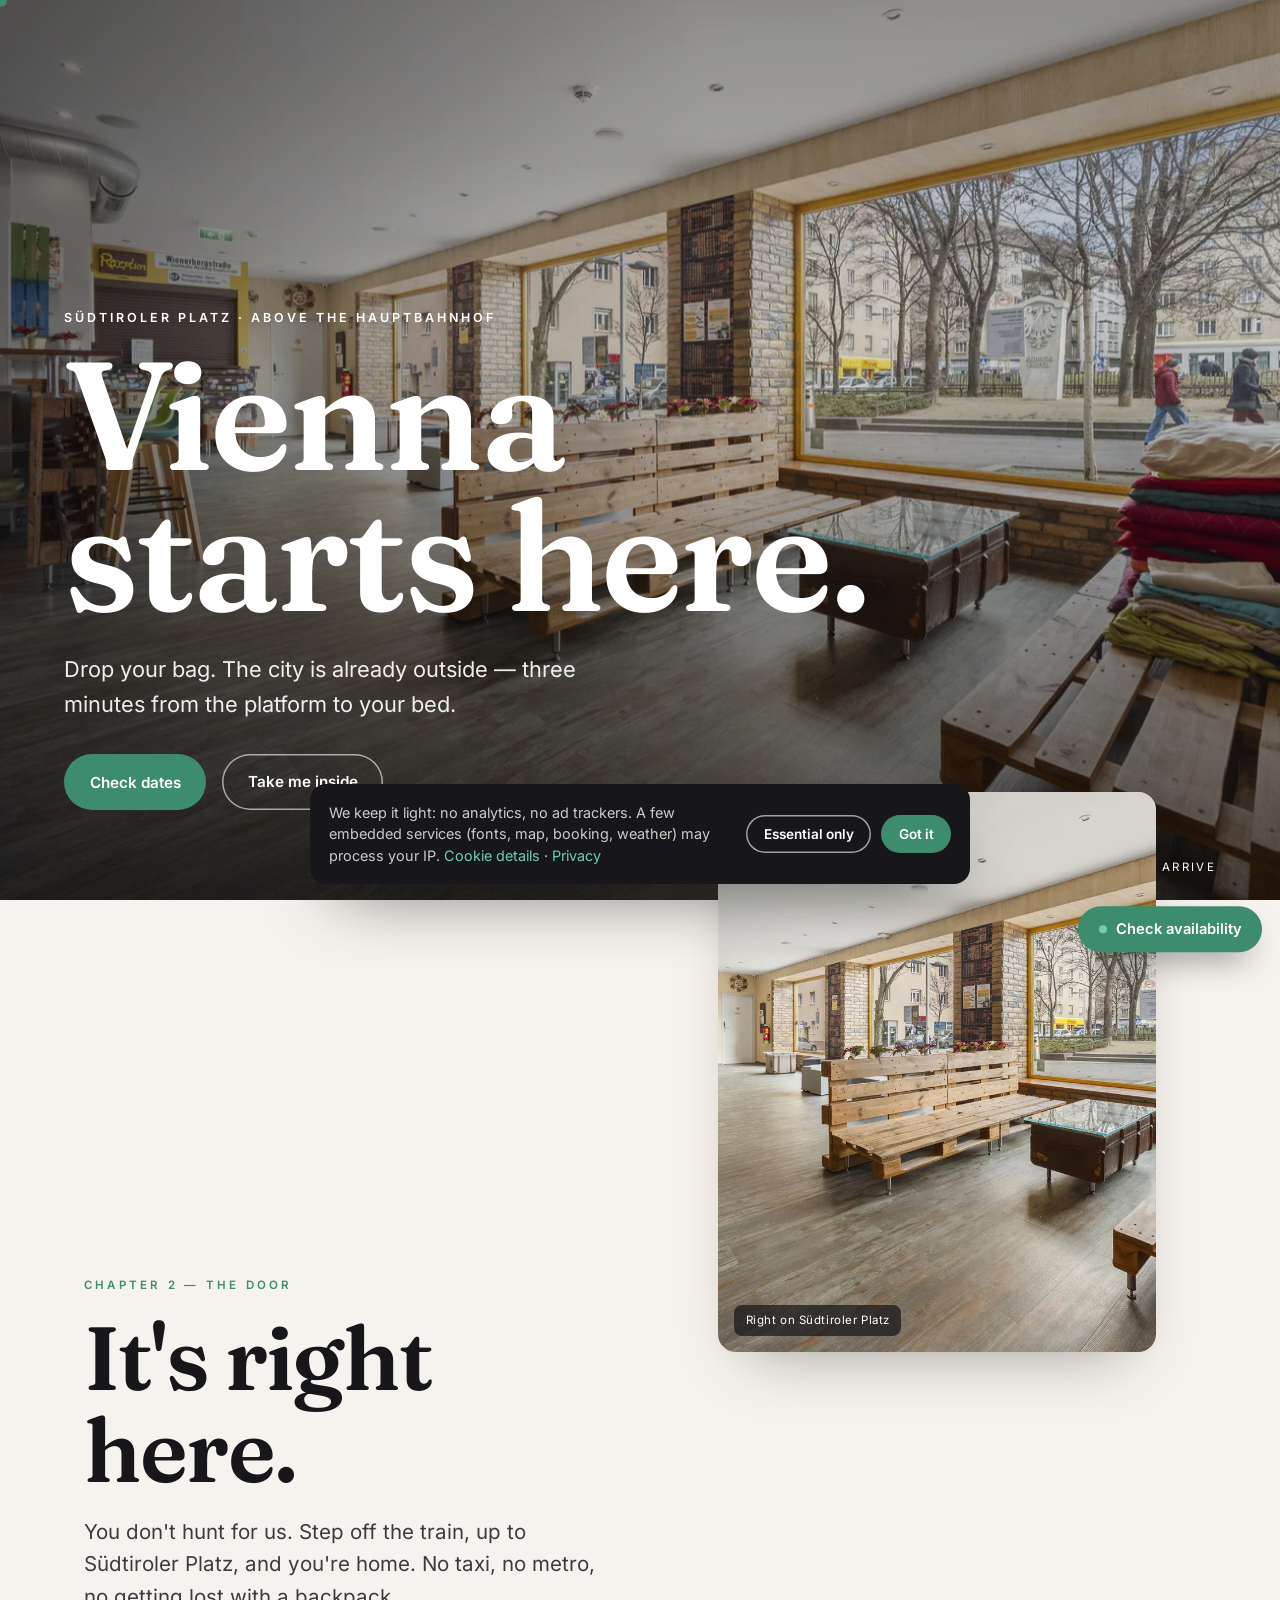
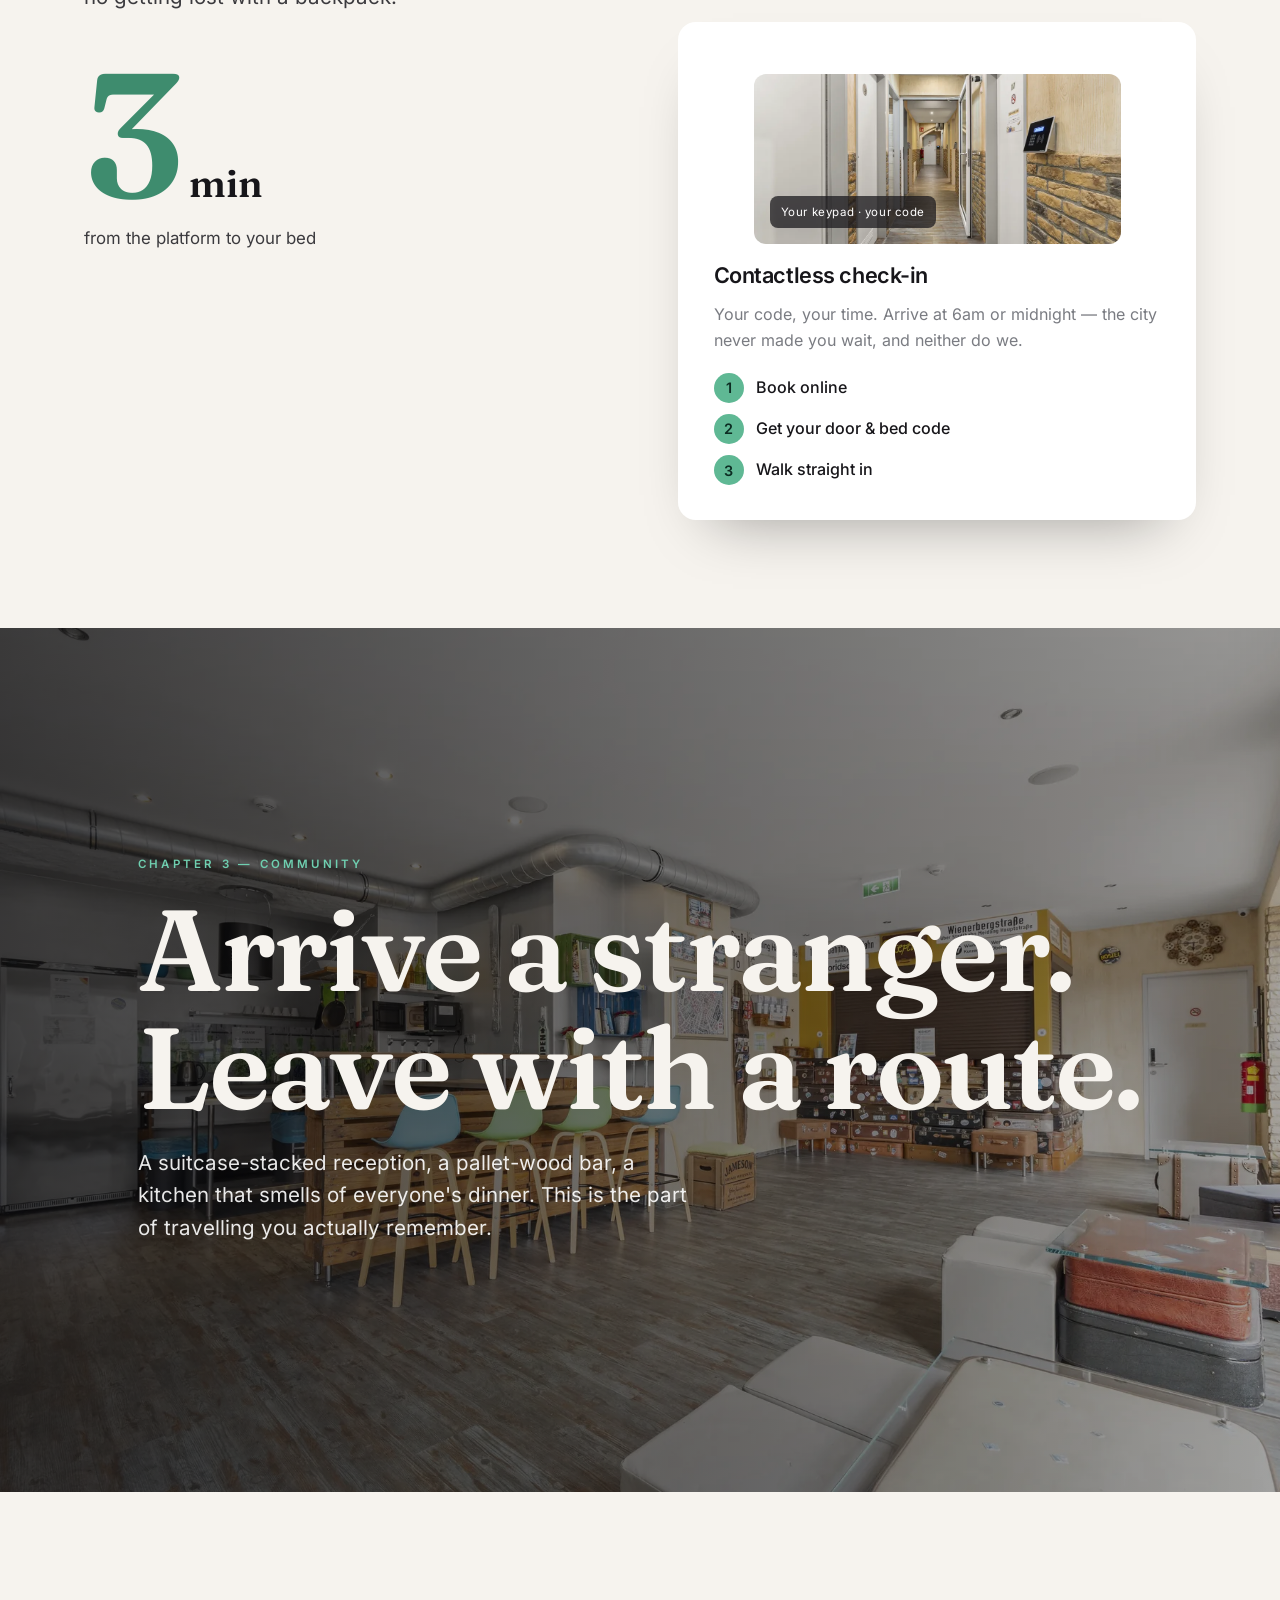
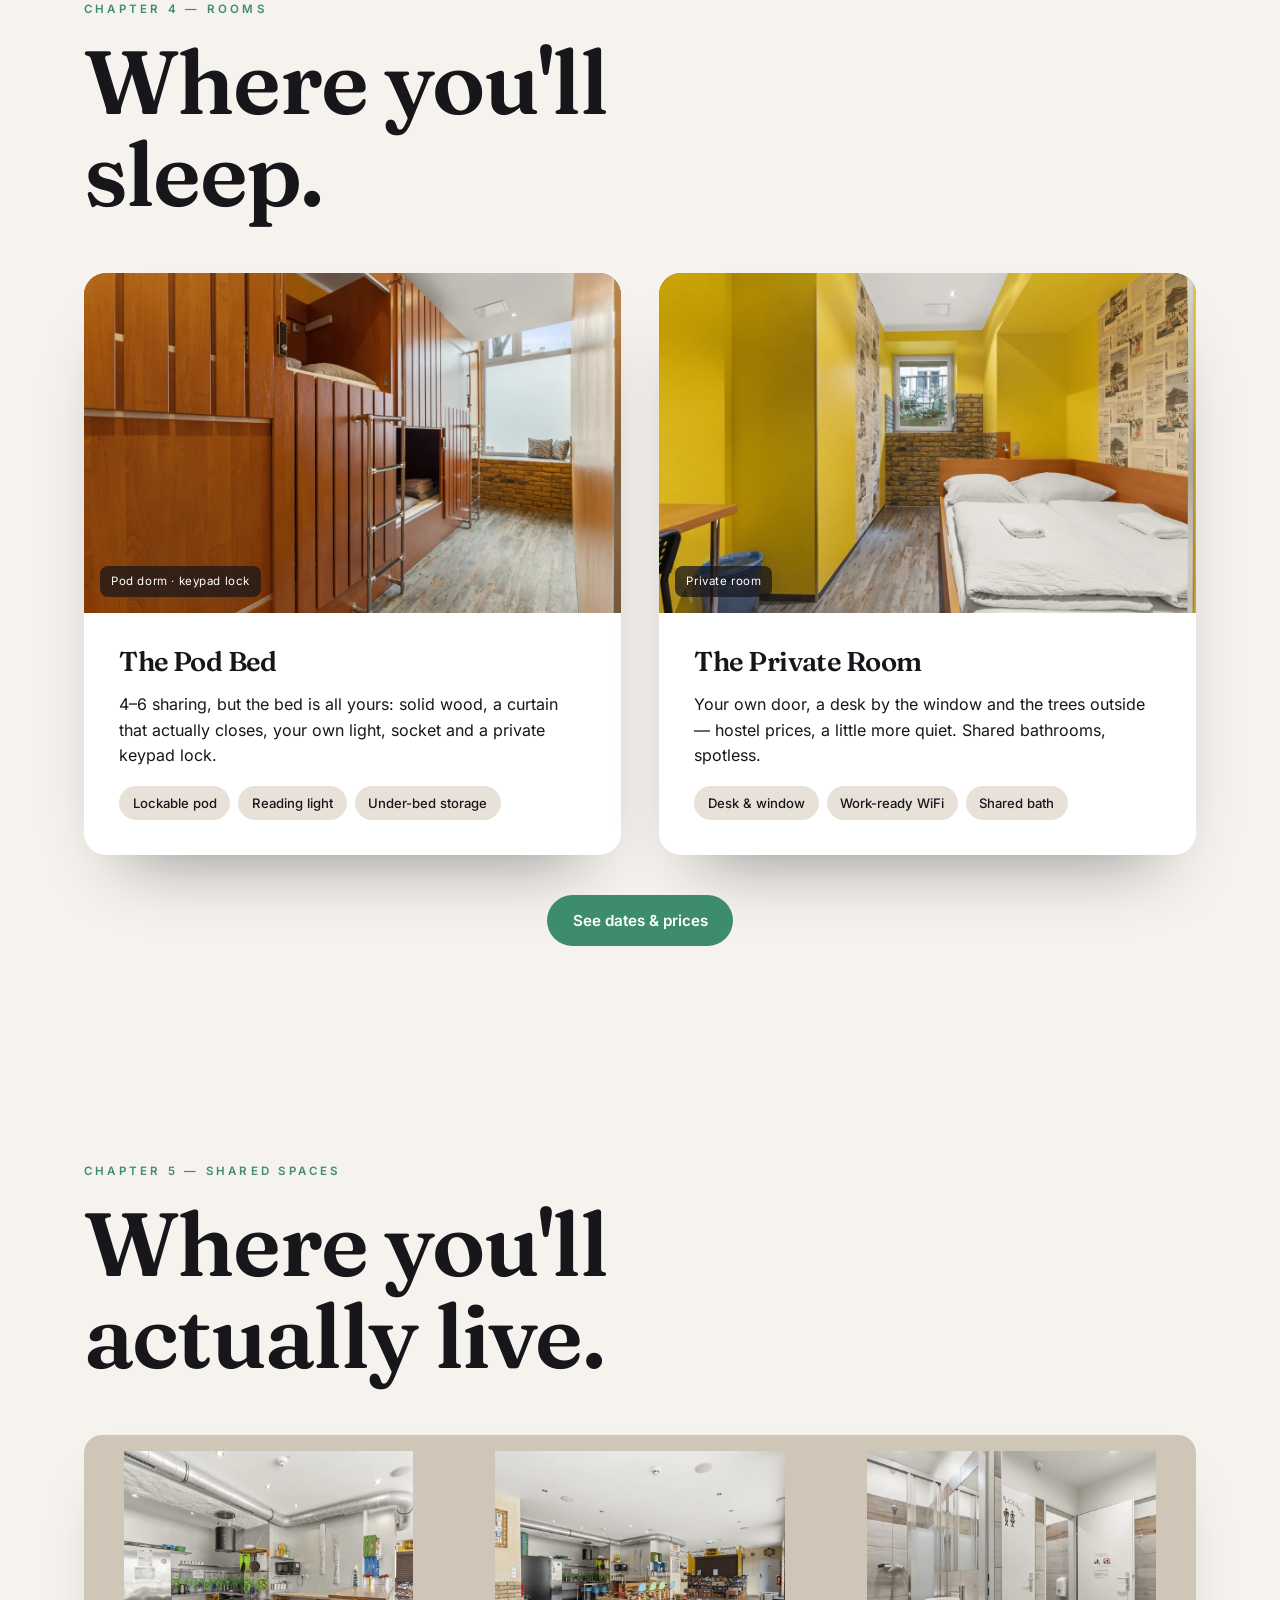
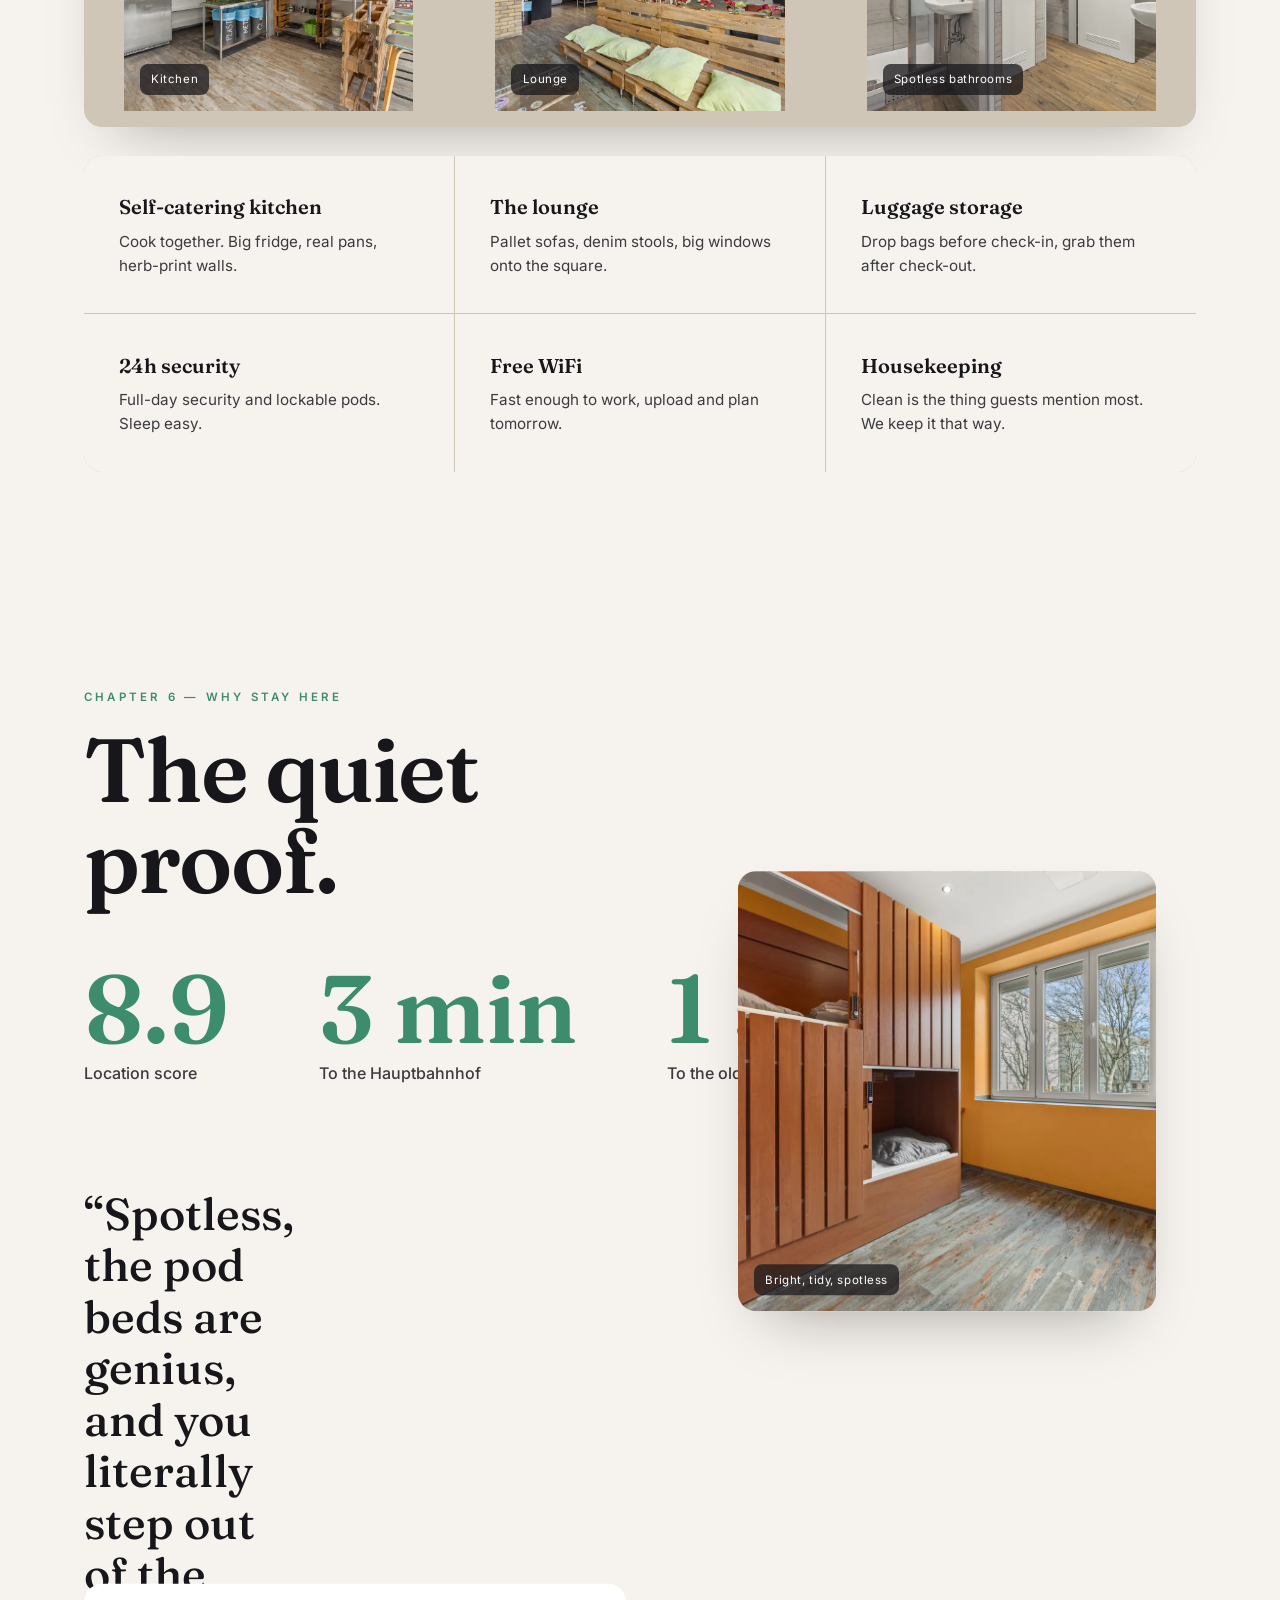
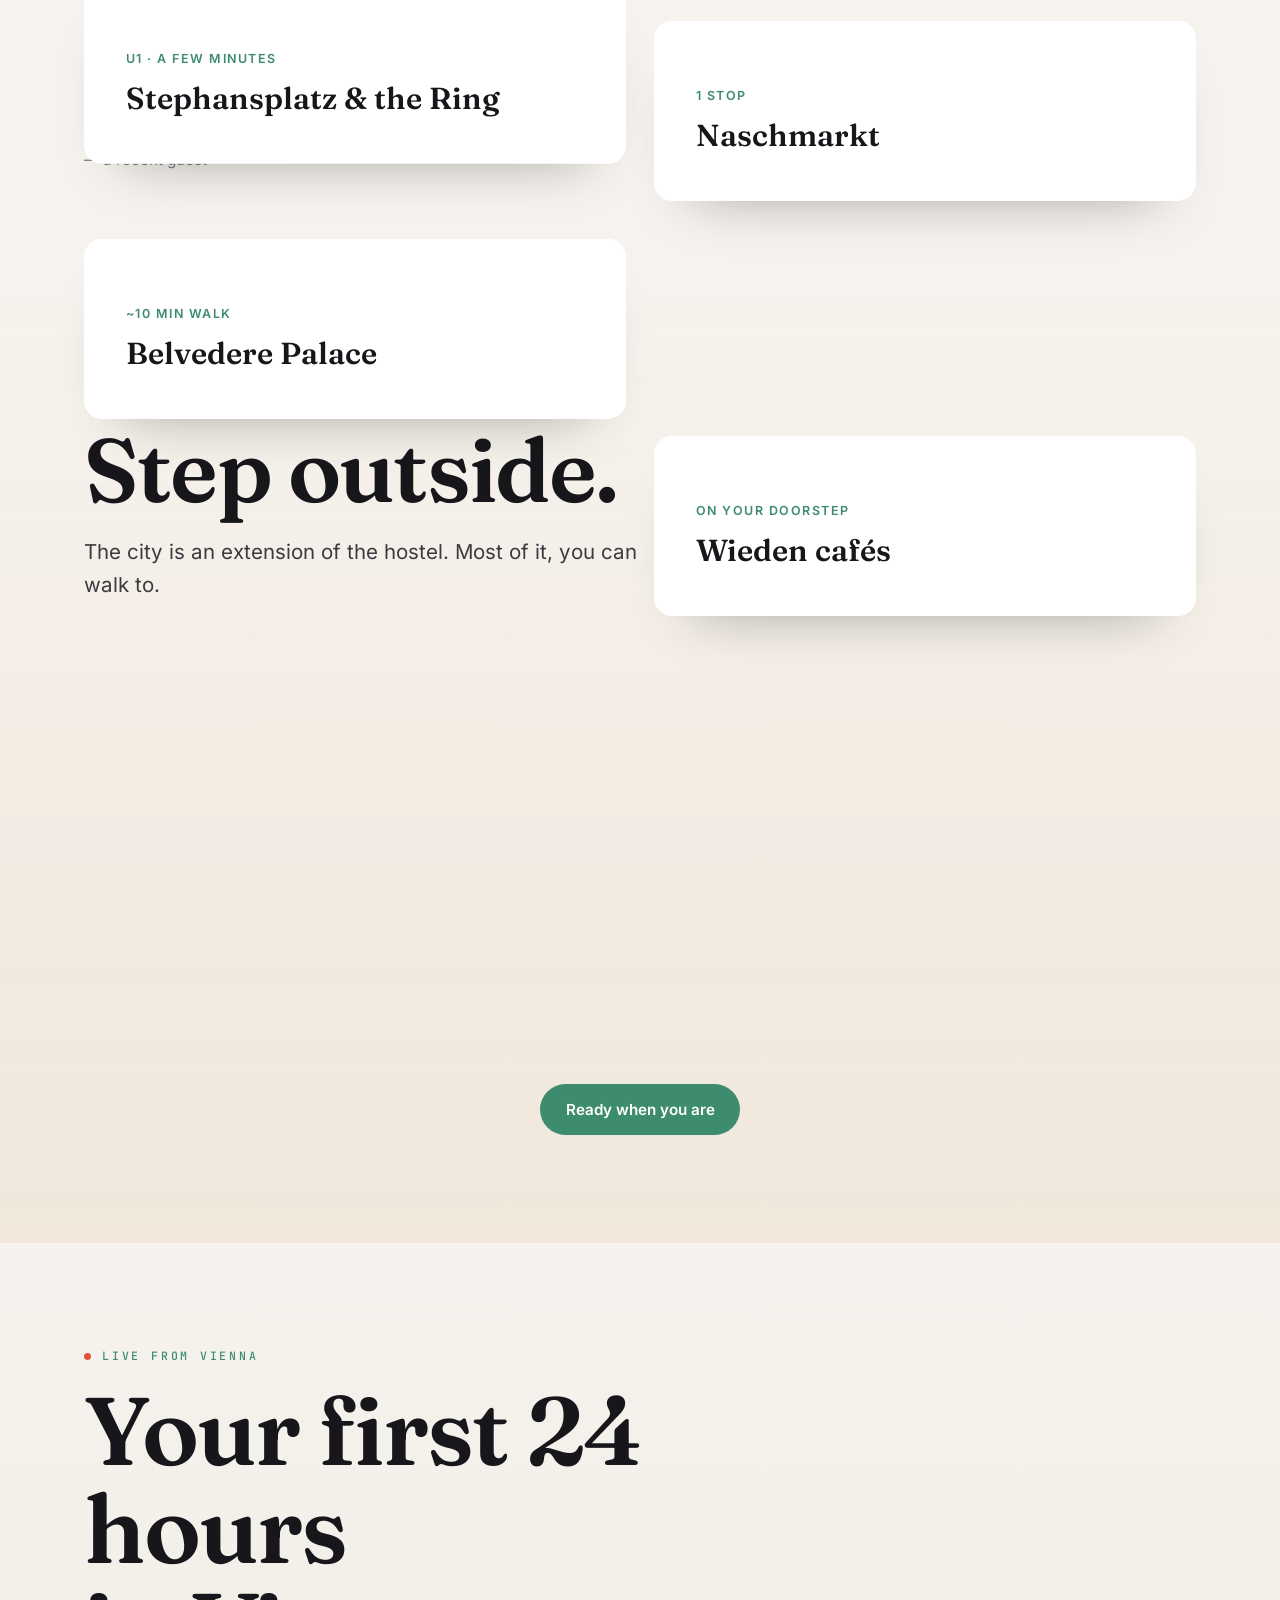
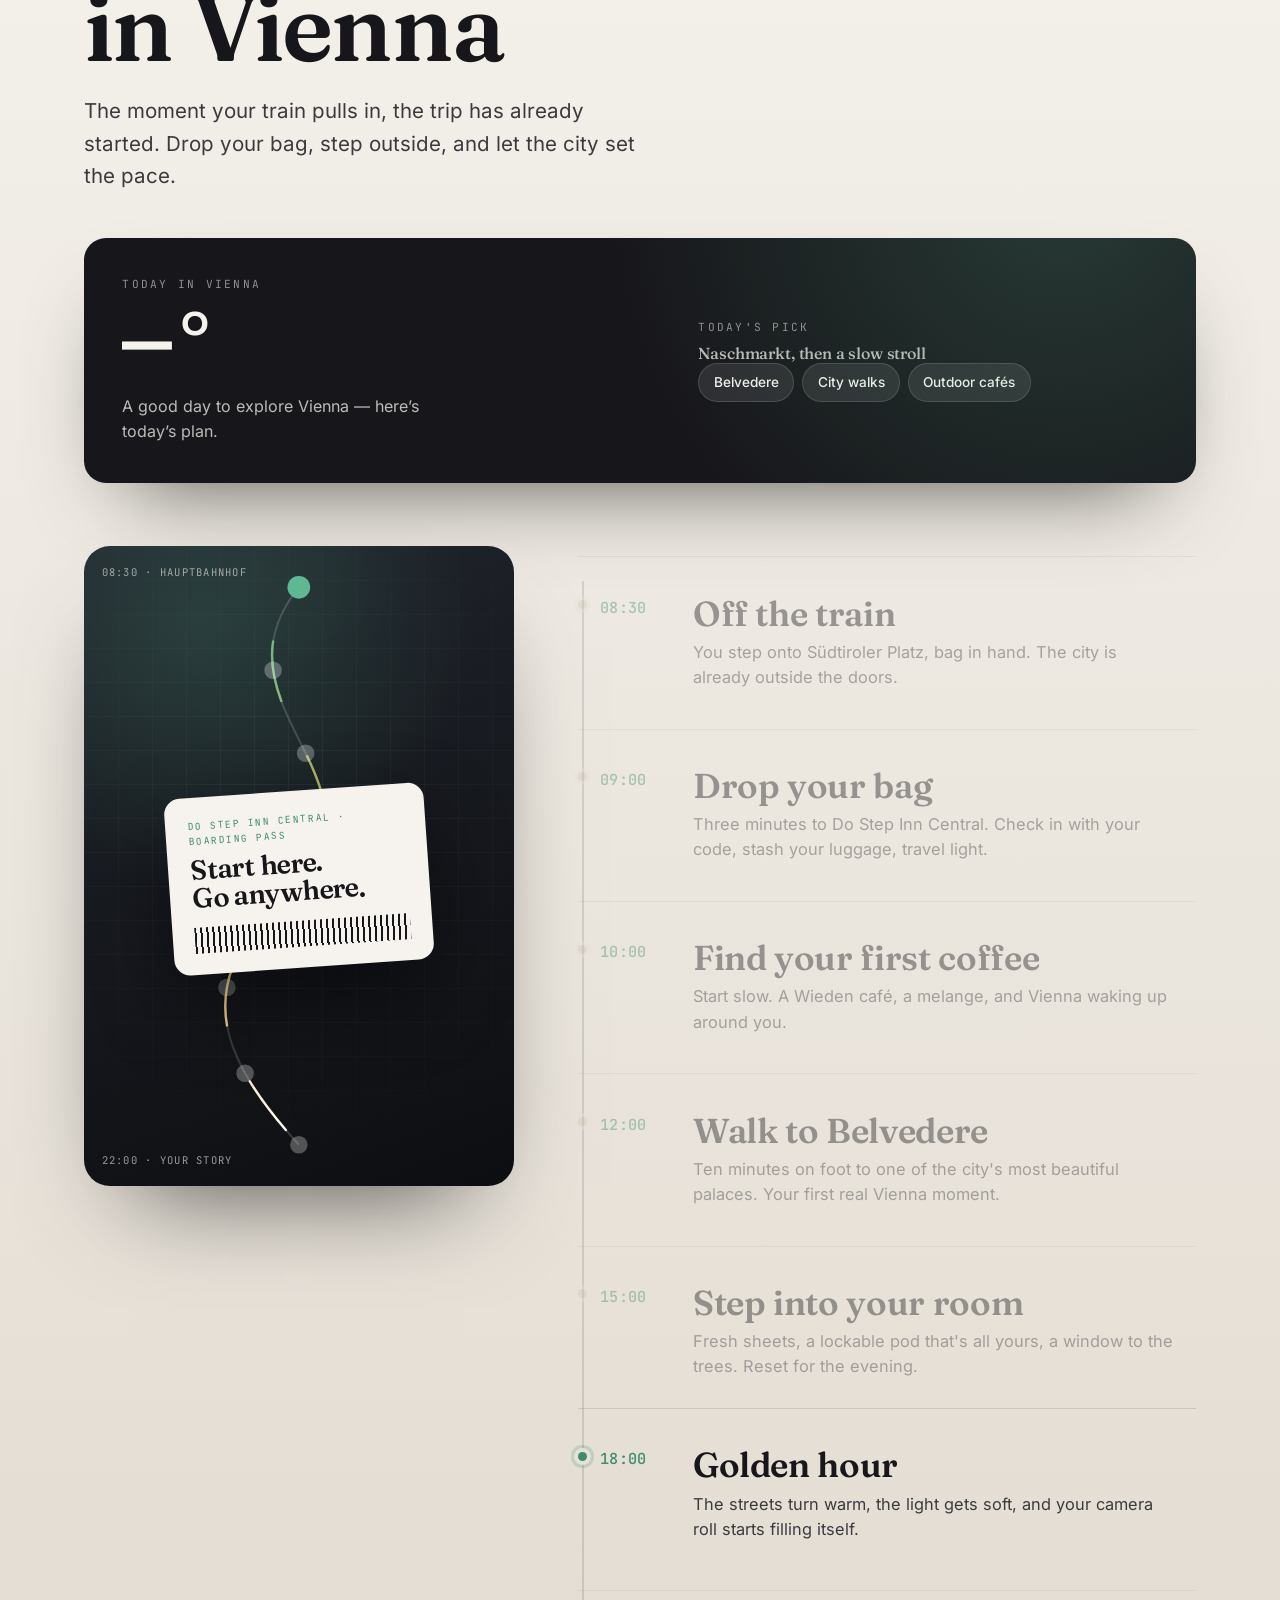
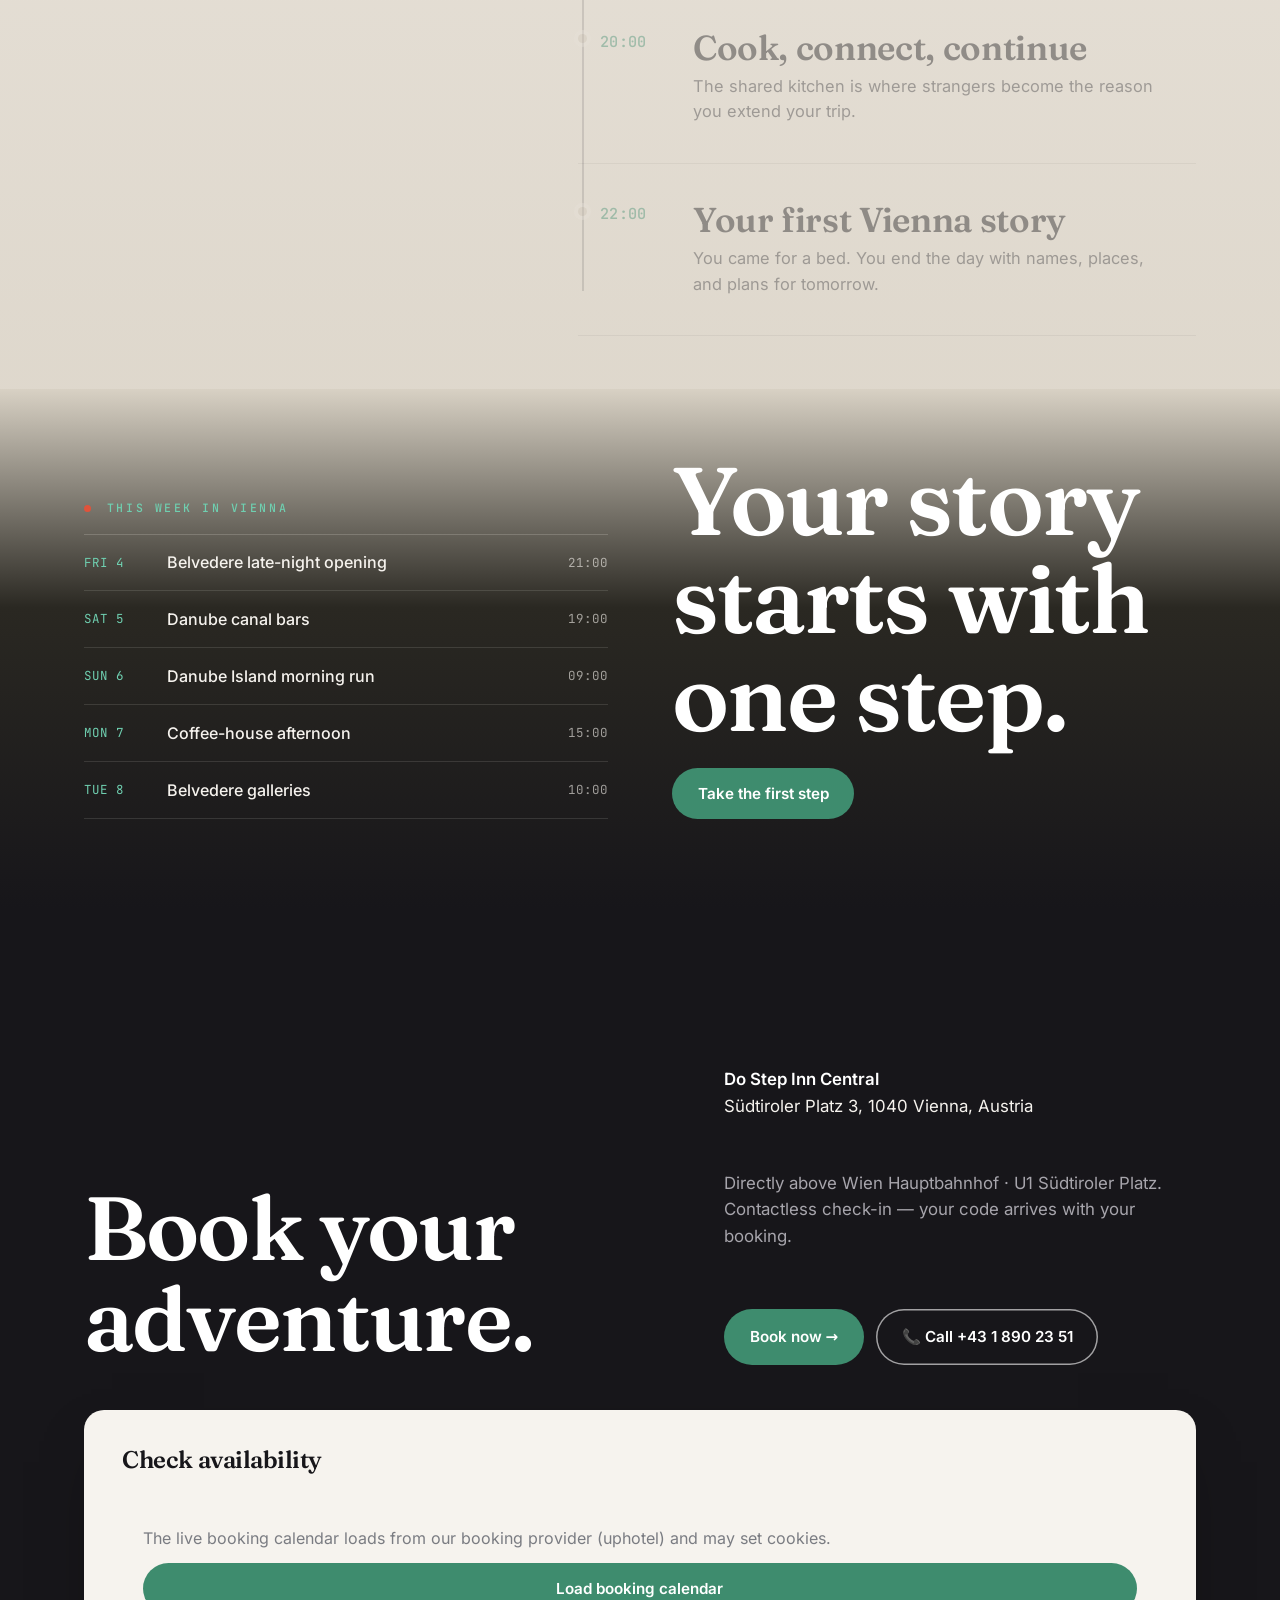
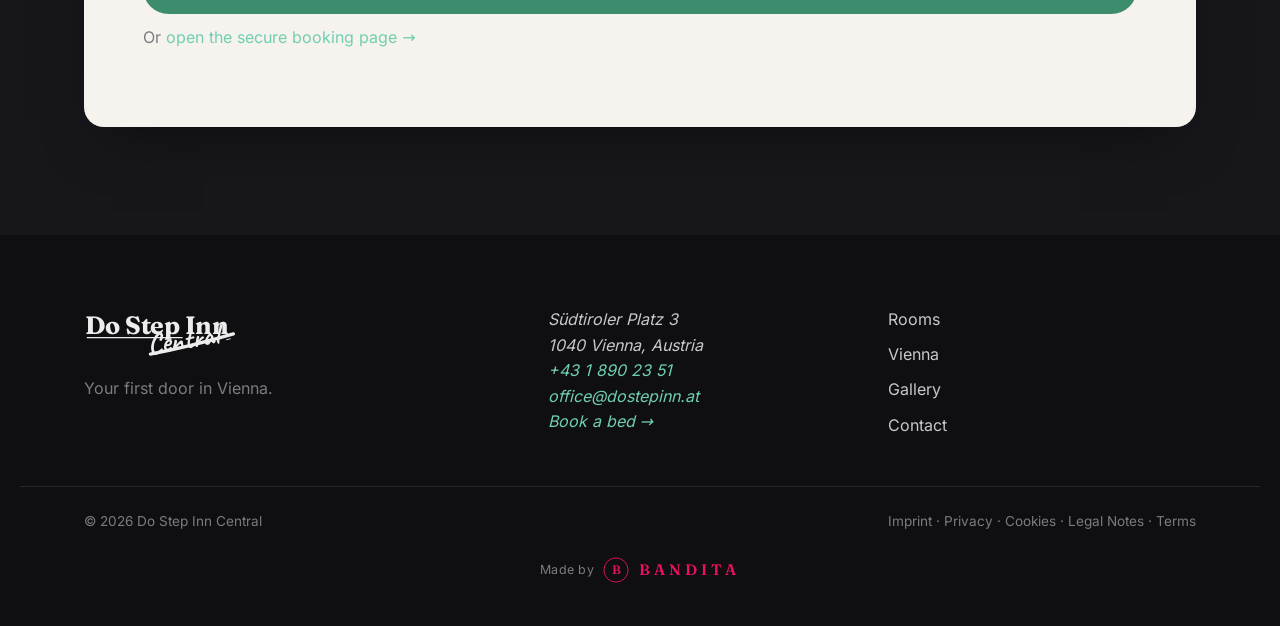
<file: index.html>
<!DOCTYPE html>
<html lang="en">
<head>
<meta charset="UTF-8" />
<meta name="viewport" content="width=device-width, initial-scale=1, viewport-fit=cover" />
<title>Do Step Inn Central — Your first door in Vienna</title>
<meta name="description" content="A stylish, independent hostel right above Vienna's Hauptbahnhof — 3 minutes from the platform to your bed. Pod beds, self-catering kitchen, contactless check-in. Your Vienna starts here." />
<meta name="theme-color" content="#F6F3EE" />
<meta name="robots" content="index,follow" />
<link rel="canonical" href="https://dostepinncentral.at/" />

<!-- Open Graph -->
<meta property="og:type" content="business.business" />
<meta property="og:site_name" content="Do Step Inn Central" />
<meta property="og:url" content="https://dostepinncentral.at/" />
<meta property="og:title" content="Do Step Inn Central — Your first door in Vienna" />
<meta property="og:description" content="A stylish, independent hostel right above Vienna's Hauptbahnhof. Your Vienna starts here." />
<meta property="og:image" content="https://dostepinncentral.at/assets/img/door-window.jpg" />
<meta property="og:image:width" content="1300" />
<meta property="og:image:height" content="975" />
<meta property="og:image:alt" content="Do Step Inn Central lounge window looking onto Südtiroler Platz, Vienna" />
<meta name="twitter:card" content="summary_large_image" />
<meta name="twitter:title" content="Do Step Inn Central — Your first door in Vienna" />
<meta name="twitter:description" content="A stylish, independent hostel right above Vienna's Hauptbahnhof. Your Vienna starts here." />
<meta name="twitter:image" content="https://dostepinncentral.at/assets/img/door-window.jpg" />
<meta property="og:locale" content="en" />
<meta property="og:locale:alternate" content="de" />
<meta property="og:locale:alternate" content="ko" />
<meta property="og:locale:alternate" content="ja" />
<meta property="og:locale:alternate" content="th" />
<meta property="og:locale:alternate" content="es" />
<meta property="og:locale:alternate" content="it" />

<!-- Fonts: preload the two above-the-fold faces to cut first-paint latency -->
<link rel="preload" as="font" type="font/woff2" href="assets/fonts/inter-400-latin.woff2" crossorigin />
<link rel="preload" as="font" type="font/woff2" href="assets/fonts/fraunces-600-latin.woff2" crossorigin />
<link rel="stylesheet" href="assets/css/fonts.css?v=6" />

<link rel="stylesheet" href="assets/css/style.css?v=6" />

<!-- SEO: structured data -->
<script type="application/ld+json">
{
  "@context": "https://schema.org",
  "@type": "Hostel",
  "name": "Do Step Inn Central",
  "description": "A stylish, independent self-service hostel directly above Vienna's Hauptbahnhof.",
  "image": "https://dostepinncentral.at/assets/img/door-window.jpg",
  "url": "https://dostepinncentral.at/",
  "telephone": "+43 1 890 23 51",
  "email": "office@dostepinn.at",
  "address": {
    "@type": "PostalAddress",
    "streetAddress": "Südtiroler Platz 3",
    "postalCode": "1040",
    "addressLocality": "Vienna",
    "addressCountry": "AT"
  },
  "geo": {
    "@type": "GeoCoordinates",
    "latitude": 48.1847,
    "longitude": 16.3756
  },
  "priceRange": "€",
  "currenciesAccepted": "EUR",
  "checkinTime": "00:00",
  "checkoutTime": "10:00",
  "amenityFeature": [
    {"@type":"LocationFeatureSpecification","name":"Free WiFi","value":true},
    {"@type":"LocationFeatureSpecification","name":"Self-catering kitchen","value":true},
    {"@type":"LocationFeatureSpecification","name":"Luggage storage","value":true},
    {"@type":"LocationFeatureSpecification","name":"24h security","value":true},
    {"@type":"LocationFeatureSpecification","name":"Contactless check-in","value":true},
    {"@type":"LocationFeatureSpecification","name":"Lockable pod beds","value":true}
  ],
  "publicAccess": true,
  "nearbyAttractions": ["Wien Hauptbahnhof","Belvedere Palace","Naschmarkt","Ringstraße"]
}
</script>
</head>

<body data-theme="arrival">

<a data-i18n="skip" class="skip-link" href="#main">Skip to content</a>

<!-- Custom cursor (desktop, motion-safe) -->
<div class="cursor" aria-hidden="true"><span class="cursor__label"></span></div>

<!-- Scroll progress "daylight" indicator -->
<div class="daylight" aria-hidden="true"></div>

<!-- ============ STICKY TOP BAR ============ -->
<header class="topbar" id="topbar">
  <a class="topbar__brand" href="#top" aria-label="Do Step Inn Central — home">
    <img src="assets/logo/dostepinn-central.svg?v=6" alt="Do Step Inn Central" width="147" height="47" />
  </a>
  <nav class="topbar__nav" aria-label="Primary">
    <a data-i18n="nav_rooms" href="rooms.html" data-cursor="link">Rooms</a>
    <a data-i18n="nav_vienna" href="vienna.html" data-cursor="link">Vienna</a>
    <a data-i18n="nav_gallery" href="gallery.html" data-cursor="link">Gallery</a>
    <a data-i18n="nav_contact" href="contact.html" data-cursor="link">Contact</a>
  </nav>
  <div class="topbar__actions">
    <a class="nav-weather" href="#firstday" aria-label="Live weather in Vienna" title="Live weather in Vienna" data-cursor="link"><span class="nav-weather__dot"></span><span id="nav-temp">Vienna</span></a>
    <div class="lang" role="group" aria-label="Language">
      <button class="lang__btn" aria-haspopup="listbox" aria-expanded="false" data-cursor="link">
        <span aria-hidden="true">🌐</span> <span class="lang__code">EN</span>
      </button>
      <ul class="lang__menu" role="listbox" hidden>
        <li role="option" data-lang="en" aria-selected="true">English</li>
        <li role="option" data-lang="de">Deutsch</li>
        <li role="option" data-lang="ko">한국어</li>
        <li role="option" data-lang="ja">日本語</li>
        <li role="option" data-lang="th">ไทย</li>
        <li role="option" data-lang="es">Español</li>
        <li role="option" data-lang="it">Italiano</li>
      </ul>
    </div>
    <button data-i18n="vienna_end_cta1" class="btn btn--book" data-open-booking data-cursor="book">Check availability</button>
    <button class="menu-toggle" aria-label="Menu" aria-controls="mobilemenu" aria-expanded="false"><span></span></button>
  </div>
</header>

<nav class="mobilemenu" id="mobilemenu" aria-label="Mobile navigation" hidden>
  <a data-i18n="nav_rooms" href="rooms.html">Rooms</a>
  <a data-i18n="nav_vienna" href="vienna.html">Vienna</a>
  <a data-i18n="nav_gallery" href="gallery.html">Gallery</a>
  <a data-i18n="nav_contact" href="contact.html">Contact</a>
  <a data-i18n="vienna_end_cta1" href="#book" class="mm-book" data-open-booking>Check availability</a>
  <a data-i18n="cta_call" href="tel:+4318902351" class="mm-call" data-cursor="link">📞 Call +43 1 890 23 51</a>
</nav>

<main id="main">
<span id="top"></span>

<!-- ============ CHAPTER 1 — ARRIVAL ============ -->
<section class="hero" id="arrival" data-chapter="1" data-theme-trigger="arrival">
  <div class="hero__media">
    <picture>
      <source type="image/webp" srcset="assets/img/door-window.webp" />
      <img class="hero__video" src="assets/img/door-window.jpg" alt="Bright lounge window looking onto Südtiroler Platz, Vienna" width="1300" height="975" fetchpriority="high" />
    </picture>
    <div class="hero__scrim"></div>
  </div>

  <div class="hero__inner">
    <p data-i18n="hero_eyebrow" class="hero__eyebrow reveal" data-reveal>Südtiroler Platz · above the Hauptbahnhof</p>
    <h1 class="hero__title" id="heroTitle">
      <span class="line"><span data-i18n="nav_vienna" class="word">Vienna</span></span>
      <span class="line"><span class="word">starts</span> <span class="word">here.</span></span>
    </h1>
    <p class="hero__sub reveal" data-reveal data-i18n="hero_sub">
      Drop your bag. The city is already outside — three minutes from the platform to your bed.
    </p>
    <div class="hero__cta reveal" data-reveal>
      <button data-i18n="hero_cta1" class="btn btn--primary" data-open-booking data-cursor="book">Check dates</button>
      <a data-i18n="hero_cta2" class="btn btn--ghost" href="#thedoor" data-cursor="link">Take me inside</a>
    </div>
  </div>

  <a href="#thedoor" class="scrollcue" aria-label="Scroll to arrive">
    <span class="scrollcue__dot"></span>
    <span data-i18n="scrollcue" class="scrollcue__txt">scroll to arrive</span>
  </a>
</section>

<!-- ============ CHAPTER 2 — THE DOOR ============ -->
<section class="chapter thedoor" id="thedoor" data-chapter="2" data-theme-trigger="door">
  <div class="wrap grid-2">
    <div class="thedoor__lead">
      <p data-i18n="ch2_kicker" class="kicker reveal" data-reveal>Chapter 2 — The door</p>
      <h2 data-i18n="ch2_h" class="display reveal" data-reveal>It's right<br/>here.</h2>
      <p class="lede reveal" data-reveal data-i18n="ch2_lede">
        You don't hunt for us. Step off the train, up to Südtiroler Platz, and you're home.
        No taxi, no metro, no getting lost with a backpack.
      </p>
      <div class="bignum" aria-hidden="true">
        <span class="bignum__value" data-count="3">0</span><span class="bignum__unit">min</span>
      </div>
      <p data-i18n="ch2_bignumcap" class="bignum__cap reveal" data-reveal>from the platform to your bed</p>
    </div>

    <div class="thedoor__aside">
      <figure class="media media--tall" data-parallax="0.12" data-cursor="view">
        <picture>
          <source type="image/webp" srcset="assets/img/door-window.webp" />
          <img src="assets/img/door-window.jpg" alt="Floor-to-ceiling lounge window looking out onto Südtiroler Platz and the park" loading="lazy" width="1300" height="975" />
        </picture>
        <span data-i18n="ch2_tag_window" class="media__tag">Right on Südtiroler Platz</span>
      </figure>
      <div class="checkin card reveal" data-reveal>
        <figure class="card__media" data-cursor="view">
          <picture>
            <source type="image/webp" srcset="assets/img/checkin.webp" />
            <img src="assets/img/checkin.jpg" alt="Hostel corridor with keypad-locked room doors" loading="lazy" width="1000" height="750" />
          </picture>
          <span data-i18n="ch2_tag_keypad" class="media__tag">Your keypad · your code</span>
        </figure>
        <h3 data-i18n="ch2_checkin_h">Contactless check-in</h3>
        <p data-i18n="ch2_checkin_p" class="muted">Your code, your time. Arrive at 6am or midnight — the city never made you wait, and neither do we.</p>
        <ol class="steps">
          <li><span>1</span> Book online</li>
          <li><span>2</span> Get your door &amp; bed code</li>
          <li><span>3</span> Walk straight in</li>
        </ol>
      </div>
    </div>
  </div>
</section>

<!-- ============ CHAPTER 3 — COMMUNITY ============ -->
<section class="chapter community" id="community" data-chapter="3" data-theme-trigger="community">
  <div class="community__media">
    <picture>
      <source type="image/webp" srcset="assets/img/community.webp" />
      <img class="community__video" src="assets/img/community.jpg" alt="Suitcase-stacked reception and pallet-wood bar in the common area" width="1800" height="1350" loading="lazy" />
    </picture>
    <div class="community__scrim"></div>
  </div>
  <div class="wrap community__inner">
    <p data-i18n="ch3_kicker" class="kicker light reveal" data-reveal>Chapter 3 — Community</p>
    <h2 data-i18n="ch3_h" class="display xl light reveal" data-reveal>Arrive a stranger.<br/>Leave with a route.</h2>
    <p class="lede light reveal" data-reveal data-i18n="ch3_lede">
      A suitcase-stacked reception, a pallet-wood bar, a kitchen that smells of everyone's dinner.
      This is the part of travelling you actually remember.
    </p>
  </div>
</section>

<!-- ============ CHAPTER 4 — ROOMS ============ -->
<section class="chapter rooms" id="rooms" data-chapter="4" data-theme-trigger="rooms">
  <div class="wrap">
    <header class="section-head">
      <p data-i18n="ch4_kicker" class="kicker reveal" data-reveal>Chapter 4 — Rooms</p>
      <h2 data-i18n="ch4_h" class="display reveal" data-reveal>Where you'll sleep.</h2>
    </header>
    <div class="cards">
      <article class="roomcard" data-cursor="view" data-tilt>
        <div class="roomcard__media">
          <picture>
            <source type="image/webp" srcset="assets/img/room-pod.webp" />
            <img src="assets/img/room-pod.jpg" alt="Wooden pod beds with individual keypad locks and a bright window seat" loading="lazy" width="1200" height="900" />
          </picture>
          <span data-i18n="ch4_pod_tag" class="media__tag">Pod dorm · keypad lock</span>
        </div>
        <div class="roomcard__body">
          <h3 data-i18n="ch4_pod_h">The Pod Bed</h3>
          <p data-i18n="ch4_pod_p">4–6 sharing, but the bed is all yours: solid wood, a curtain that actually closes, your own light, socket and a private keypad lock.</p>
          <ul class="chips"><li data-i18n="ch4_pod_c1">Lockable pod</li><li data-i18n="ch4_pod_c2">Reading light</li><li data-i18n="ch4_pod_c3">Under-bed storage</li></ul>
        </div>
      </article>
      <article class="roomcard" data-cursor="view" data-tilt>
        <div class="roomcard__media roomcard__media--alt">
          <picture>
            <source type="image/webp" srcset="assets/img/room-private.webp" />
            <img src="assets/img/room-private.jpg" alt="Private room with a made double bed, desk and window" loading="lazy" width="1200" height="900" />
          </picture>
          <span data-i18n="ch4_priv_tag" class="media__tag">Private room</span>
        </div>
        <div class="roomcard__body">
          <h3 data-i18n="ch4_priv_h">The Private Room</h3>
          <p data-i18n="ch4_priv_p">Your own door, a desk by the window and the trees outside — hostel prices, a little more quiet. Shared bathrooms, spotless.</p>
          <ul class="chips"><li data-i18n="ch4_priv_c1">Desk &amp; window</li><li data-i18n="ch4_priv_c2">Work-ready WiFi</li><li data-i18n="ch4_priv_c3">Shared bath</li></ul>
        </div>
      </article>
    </div>
    <div class="center reveal" data-reveal>
      <button data-i18n="ch4_cta" class="btn btn--primary" data-open-booking data-cursor="book">See dates &amp; prices</button>
    </div>
  </div>
</section>

<!-- ============ CHAPTER 5 — SHARED SPACES ============ -->
<section class="chapter shared" id="shared" data-chapter="5" data-theme-trigger="shared">
  <div class="wrap">
    <header class="section-head">
      <p data-i18n="ch5_kicker" class="kicker reveal" data-reveal>Chapter 5 — Shared spaces</p>
      <h2 data-i18n="ch5_h" class="display reveal" data-reveal>Where you'll<br/>actually live.</h2>
    </header>
    <div class="shared-strip reveal" data-reveal>
      <figure class="media" data-cursor="view">
        <picture><source type="image/webp" srcset="assets/img/kitchen.webp" /><img src="assets/img/kitchen.jpg" alt="Communal self-catering kitchen with herb-print wall and recycling station" loading="lazy" width="1000" height="750" /></picture>
        <span data-i18n="ch5_tag_kitchen" class="media__tag">Kitchen</span>
      </figure>
      <figure class="media" data-cursor="view">
        <picture><source type="image/webp" srcset="assets/img/lounge.webp" /><img src="assets/img/lounge.jpg" alt="Pallet-wood lounge with cushions and the suitcase reception behind" loading="lazy" width="1000" height="750" /></picture>
        <span data-i18n="ch5_tag_lounge" class="media__tag">Lounge</span>
      </figure>
      <figure class="media" data-cursor="view">
        <picture><source type="image/webp" srcset="assets/img/bathroom.webp" /><img src="assets/img/bathroom.jpg" alt="Clean, modern shared bathroom with showers and sinks" loading="lazy" width="1000" height="750" /></picture>
        <span data-i18n="ch5_tag_bath" class="media__tag">Spotless bathrooms</span>
      </figure>
    </div>
    <ul class="amenities">
      <li class="reveal" data-reveal data-cursor="view"><b data-i18n="ch5_a1_b">Self-catering kitchen</b><span data-i18n="ch5_a1_s">Cook together. Big fridge, real pans, herb-print walls.</span></li>
      <li class="reveal" data-reveal data-cursor="view"><b data-i18n="ch5_a2_b">The lounge</b><span data-i18n="ch5_a2_s">Pallet sofas, denim stools, big windows onto the square.</span></li>
      <li class="reveal" data-reveal data-cursor="view"><b data-i18n="ch5_a3_b">Luggage storage</b><span data-i18n="ch5_a3_s">Drop bags before check-in, grab them after check-out.</span></li>
      <li class="reveal" data-reveal data-cursor="view"><b data-i18n="ch5_a4_b">24h security</b><span data-i18n="ch5_a4_s">Full-day security and lockable pods. Sleep easy.</span></li>
      <li class="reveal" data-reveal data-cursor="view"><b data-i18n="ch5_a5_b">Free WiFi</b><span data-i18n="ch5_a5_s">Fast enough to work, upload and plan tomorrow.</span></li>
      <li class="reveal" data-reveal data-cursor="view"><b data-i18n="ch5_a6_b">Housekeeping</b><span data-i18n="ch5_a6_s">Clean is the thing guests mention most. We keep it that way.</span></li>
    </ul>
  </div>
</section>

<!-- ============ CHAPTER 6 — WHY STAY HERE ============ -->
<section class="chapter why" id="why" data-chapter="6" data-theme-trigger="why">
  <div class="wrap">
    <header class="section-head">
      <p data-i18n="ch6_kicker" class="kicker reveal" data-reveal>Chapter 6 — Why stay here</p>
      <h2 data-i18n="ch6_h" class="display reveal" data-reveal>The quiet proof.</h2>
    </header>
    <div class="stats">
      <div class="stat reveal" data-reveal><span class="stat__num" data-count="8.9" data-decimals="1">0</span><span data-i18n="ch6_stat1" class="stat__lbl">Location score</span></div>
      <div class="stat reveal" data-reveal><span class="stat__num" data-count="3" data-suffix=" min">0</span><span data-i18n="ch6_stat2" class="stat__lbl">To the Hauptbahnhof</span></div>
      <div class="stat reveal" data-reveal><span class="stat__num" data-count="1" data-suffix=" stop">0</span><span data-i18n="ch6_stat3" class="stat__lbl">To the old town (U1)</span></div>
    </div>
    <div class="why-grid">
      <blockquote class="quote reveal" data-reveal>
        <p data-i18n="ch6_quote">“Spotless, the pod beds are genius, and you literally step out of the station into it.”</p>
        <cite data-i18n="ch6_cite">— a recent guest</cite>
      </blockquote>
      <figure class="media reveal" data-reveal data-parallax="0.06" data-cursor="view">
        <picture>
          <source type="image/webp" srcset="assets/img/why-proof.webp" />
          <img src="assets/img/why-proof.jpg" alt="Bright, tidy pod dorm with a large window onto the tree-lined street" loading="lazy" width="1200" height="900" />
        </picture>
        <span data-i18n="ch6_tag" class="media__tag">Bright, tidy, spotless</span>
      </figure>
    </div>
  </div>
</section>

<!-- ============ CHAPTER 7 — VIENNA ============ -->
<section class="chapter vienna" id="vienna" data-chapter="7" data-theme-trigger="vienna">
  <div class="wrap">
    <header class="section-head">
      <p data-i18n="ch7_kicker" class="kicker reveal" data-reveal>Chapter 7 — Vienna</p>
      <h2 data-i18n="ch7_h" class="display reveal" data-reveal>Step outside.</h2>
      <p data-i18n="ch7_lede" class="lede reveal" data-reveal>The city is an extension of the hostel. Most of it, you can walk to.</p>
    </header>
    <ul class="places">
      <li class="place reveal" data-reveal data-parallax="0.06" data-cursor="view"><span data-i18n="ch7_p1_d" class="place__d">~10 min walk</span><b data-i18n="ch7_p1_b">Belvedere Palace</b></li>
      <li class="place reveal" data-reveal data-parallax="0.09" data-cursor="view"><span data-i18n="ch7_p2_d" class="place__d">1 stop</span><b data-i18n="ch7_p2_b">Naschmarkt</b></li>
      <li class="place reveal" data-reveal data-parallax="0.12" data-cursor="view"><span data-i18n="ch7_p3_d" class="place__d">U1 · a few minutes</span><b data-i18n="ch7_p3_b">Stephansplatz &amp; the Ring</b></li>
      <li class="place reveal" data-reveal data-parallax="0.06" data-cursor="view"><span data-i18n="ch7_p4_d" class="place__d">on your doorstep</span><b data-i18n="ch7_p4_b">Wieden cafés</b></li>
    </ul>
    <div class="center reveal" data-reveal>
      <button data-i18n="ch7_cta" class="btn btn--primary" data-open-booking data-cursor="book">Ready when you are</button>
    </div>
  </div>
</section>

<!-- ============ CHAPTER 8 — YOUR FIRST 24 HOURS ============ -->
<section class="vienna-journey-section" id="firstday" data-chapter="8" data-theme-trigger="vienna">
  <div class="wrap">
    <header class="journey-header">
      <span class="eyebrow mono"><span class="live-dot"></span> <span data-i18n="j_eyebrow_live">Live from Vienna</span></span>
      <h2 data-i18n="j_h" class="display reveal" data-reveal>Your first 24 hours<br />in Vienna</h2>
      <p data-i18n="j_lede" class="lede reveal" data-reveal>The moment your train pulls in, the trip has already started. Drop your bag, step outside, and let the city set the pace.</p>
    </header>

    <!-- Live station-board weather -->
    <div class="vienna-live-card reveal" data-reveal role="group" aria-label="Live weather in Vienna">
      <div class="live-now">
        <span data-i18n="j_live_label" class="live-label mono">Today in Vienna</span>
        <h3 id="weather-temp" class="mono" aria-live="polite">—°</h3>
        <p data-i18n="j_weather_desc_init" id="weather-desc">Checking the sky above the city.</p>
      </div>
      <div class="weather-suggestions">
        <span data-i18n="j_pick_label" class="mono">Today's pick</span>
        <p data-i18n="j_pick_init" id="weather-pick" class="weather-pick">Loading a plan for today…</p>
        <ul id="weather-suggestions">
          <li data-i18n="j_sug1">Belvedere</li><li data-i18n="j_sug2">Cafés</li><li data-i18n="j_sug3">City walks</li>
        </ul>
      </div>
    </div>

    <div class="journey-layout">
      <!-- Sticky night map with the animated Vienna route -->
      <aside class="journey-map" aria-hidden="true">
        <div class="map-grid"></div>
        <span data-i18n="j_map_top" class="map-label map-label--top mono">08:30 · Hauptbahnhof</span>
        <span data-i18n="j_map_bot" class="map-label map-label--bot mono">22:00 · Your story</span>
        <svg class="map-route" viewBox="0 0 44 62" preserveAspectRatio="xMidYMid slice">
          <defs>
            <linearGradient id="v24grad" x1="0" y1="0" x2="0" y2="1">
              <stop offset="0" stop-color="#5FB894" /><stop offset="0.6" stop-color="#E6B23A" /><stop offset="1" stop-color="#ffffff" />
            </linearGradient>
          </defs>
          <path class="route-bg" d="M22 4 C 13 15, 31 23, 22 32 S 12 47, 22 58" vector-effect="non-scaling-stroke" />
          <path id="v24-progress" d="M22 4 C 13 15, 31 23, 22 32 S 12 47, 22 58" vector-effect="non-scaling-stroke" />
          <g id="v24-stops"></g>
          <circle id="v24-marker" cx="22" cy="4" r="1.1" />
        </svg>
        <div class="floating-ticket">
          <span data-i18n="j_ticket_pass" class="mono">Do Step Inn Central · Boarding pass</span>
          <strong data-i18n="j_ticket_strong">Start here.<br />Go anywhere.</strong>
          <span class="ticket-barcode" aria-hidden="true"></span>
        </div>
      </aside>

      <!-- The journey (not cards — a route you read) -->
      <ol class="journey-timeline">
        <li class="journey-step active"><span class="time mono">08:30</span><div class="step-body"><h3 data-i18n="j_s1_h">Off the train</h3><p data-i18n="j_s1_p">You step onto Südtiroler Platz, bag in hand. The city is already outside the doors.</p></div></li>
        <li class="journey-step"><span class="time mono">09:00</span><div class="step-body"><h3 data-i18n="j_s2_h">Drop your bag</h3><p data-i18n="j_s2_p">Three minutes to Do Step Inn Central. Check in with your code, stash your luggage, travel light.</p></div></li>
        <li class="journey-step"><span class="time mono">10:00</span><div class="step-body"><h3 data-i18n="j_s3_h">Find your first coffee</h3><p data-i18n="j_s3_p">Start slow. A Wieden café, a melange, and Vienna waking up around you.</p></div></li>
        <li class="journey-step"><span class="time mono">12:00</span><div class="step-body"><h3 data-i18n="j_s4_h">Walk to Belvedere</h3><p data-i18n="j_s4_p">Ten minutes on foot to one of the city's most beautiful palaces. Your first real Vienna moment.</p></div></li>
        <li class="journey-step"><span class="time mono">15:00</span><div class="step-body"><h3 data-i18n="j_s5_h">Step into your room</h3><p data-i18n="j_s5_p">Fresh sheets, a lockable pod that's all yours, a window to the trees. Reset for the evening.</p></div></li>
        <li class="journey-step"><span class="time mono">18:00</span><div class="step-body"><h3 data-i18n="j_s6_h">Golden hour</h3><p data-i18n="j_s6_p">The streets turn warm, the light gets soft, and your camera roll starts filling itself.</p></div></li>
        <li class="journey-step"><span class="time mono">20:00</span><div class="step-body"><h3 data-i18n="j_s7_h">Cook, connect, continue</h3><p data-i18n="j_s7_p">The shared kitchen is where strangers become the reason you extend your trip.</p></div></li>
        <li class="journey-step"><span class="time mono">22:00</span><div class="step-body"><h3 data-i18n="j_s8_h">Your first Vienna story</h3><p data-i18n="j_s8_p">You came for a bed. You end the day with names, places, and plans for tomorrow.</p></div></li>
      </ol>
    </div>
  </div>

  <!-- Outro: sample event feed + booking CTA, darkening into the booking chapter -->
  <div class="v24-outro">
    <div class="wrap v24-outro__grid">
      <div class="event-feed">
        <span class="eyebrow mono"><span class="live-dot"></span> <span data-i18n="j_events_eyebrow">This week in Vienna</span></span>
        <ul class="departures" id="vienna-events" aria-label="Upcoming Vienna highlights" aria-live="polite">
          <li><span class="mono">—</span><b data-i18n="j_events_loading">Loading Vienna highlights…</b><span class="mono"></span></li>
        </ul>
      </div>
      <div class="v24-cta">
        <h3 data-i18n="j_cta_h" class="display">Your story starts with one step.</h3>
        <button data-i18n="j_cta_btn" class="btn btn--primary" data-open-booking data-cursor="book">Take the first step</button>
      </div>
    </div>
  </div>
</section>

<!-- ============ CHAPTER 9 — BOOK ============ -->
<section class="chapter book" id="book" data-chapter="9" data-theme-trigger="book">
  <div class="wrap">
    <div class="book-head">
      <div>
        <p data-i18n="ch9_kicker" class="kicker reveal" data-reveal>Chapter 9 — Begin</p>
        <h2 data-i18n="ch9_h" class="display reveal" data-reveal>Book your<br/>adventure.</h2>
      </div>
      <div class="reassure reveal" data-reveal>
        <p><b data-i18n="contact_info_h">Do Step Inn Central</b><br/>Südtiroler Platz 3, 1040 Vienna, Austria</p>
        <p data-i18n="ch9_addr_muted" class="muted">Directly above Wien Hauptbahnhof · U1 Südtiroler Platz. Contactless check-in — your code arrives with your booking.</p>
        <div class="book-actions">
          <a data-i18n="cta_booknow" class="btn btn--primary" href="https://ibe-server.myibe.com/ibe-preview/78c820ab-21ac-4763-a6d6-767d2e845c89#/booking/search" target="_blank" rel="noopener" data-cursor="book">Book now →</a>
          <a data-i18n="cta_call" class="btn btn--ghost" href="tel:+4318902351" data-cursor="link">📞 Call +43 1 890 23 51</a>
        </div>
      </div>
    </div>
    <div class="bookmount card">
      <h3 data-i18n="vienna_end_cta1" id="book-heading" tabindex="-1">Check availability</h3>
      <div id="ibe-widget" aria-live="polite"
           data-ibe-key="78c820ab-21ac-4763-a6d6-767d2e845c89"
           data-ibe-url="https://ibe-server.myibe.com/ibe-preview/78c820ab-21ac-4763-a6d6-767d2e845c89#/booking/search">
        <div class="embed-gate">
          <p data-i18n="ch9_gate_muted" class="muted">The live booking calendar loads from our booking provider (uphotel) and may set cookies.</p>
          <button data-i18n="ch9_gate_btn" class="btn btn--primary btn--full" type="button" data-load-booking data-cursor="book">Load booking calendar</button>
          <p data-i18n="ch9_fallback" class="bookmount__fallback muted">Or <a class="link" href="https://ibe-server.myibe.com/ibe-preview/78c820ab-21ac-4763-a6d6-767d2e845c89#/booking/search" target="_blank" rel="noopener" data-cursor="book">open the secure booking page →</a></p>
        </div>
      </div>
    </div>
  </div>
</section>

</main>

<!-- ============ FOOTER ============ -->
<footer class="footer">
  <div class="wrap footer__grid">
    <div class="footer__brand">
      <img src="assets/logo/dostepinn-central.svg?v=6" alt="Do Step Inn Central" width="180" height="57" />
      <p data-i18n="foot_tagline" class="muted">Your first door in Vienna.</p>
    </div>
    <address class="footer__contact">
      Südtiroler Platz 3<br/>1040 Vienna, Austria<br/>
      <a class="link" href="tel:+4318902351">+43 1 890 23 51</a><br/>
      <a class="link" href="mailto:office@dostepinn.at">office@dostepinn.at</a><br/>
      <a data-i18n="cta_bookbed" class="link" href="#book" data-open-booking data-cursor="book">Book a bed →</a>
    </address>
    <nav class="footer__nav" aria-label="Footer">
      <a data-i18n="nav_rooms" href="rooms.html">Rooms</a><a data-i18n="nav_vienna" href="vienna.html">Vienna</a><a data-i18n="nav_gallery" href="gallery.html">Gallery</a><a data-i18n="nav_contact" href="contact.html">Contact</a>
    </nav>
  </div>
  <div class="wrap footer__legal muted"><span>© <span id="year">2026</span> Do Step Inn Central</span><span><a data-i18n="foot_imprint" href="imprint.html">Imprint</a> · <a data-i18n="foot_privacy" href="privacy.html">Privacy</a> · <a data-i18n="foot_cookies" href="cookies.html">Cookies</a> · <a data-i18n="foot_legalnotes" href="legal-notes.html">Legal Notes</a> · <a data-i18n="foot_terms" href="terms.html">Terms</a></span></div>
  <a class="made-by" href="https://bandita-pink.vercel.app" target="_blank" rel="noopener" aria-label="Made by Bandita — Marketing Agency" data-cursor="link">
    <span data-i18n="foot_madeby" class="made-by__label">Made by</span>
    <span class="made-by__mark" aria-hidden="true"><svg viewBox="0 0 40 40" width="26" height="26"><circle cx="20" cy="20" r="18.6" fill="none" stroke="currentColor" stroke-width="1.4"/><text x="20" y="26.5" text-anchor="middle" font-family="Fraunces,Georgia,serif" font-size="19" font-weight="600" fill="currentColor">B</text></svg></span>
    <span class="made-by__name">BANDITA</span>
  </a>
</footer>

<!-- Persistent booking pill (mobile-first, thumb zone) -->
<button class="pill" data-open-booking data-cursor="book" aria-label="Check availability">
  <span class="pill__dot"></span> <span data-i18n="cta_check">Check availability</span>
</button>

<!-- uphotel IBE engine is loaded on demand (after consent) by main.js -->
<script src="assets/js/i18n.js?v=6" defer></script>
<script src="assets/js/main.js?v=6" defer></script>
</body>
</html>
</file>
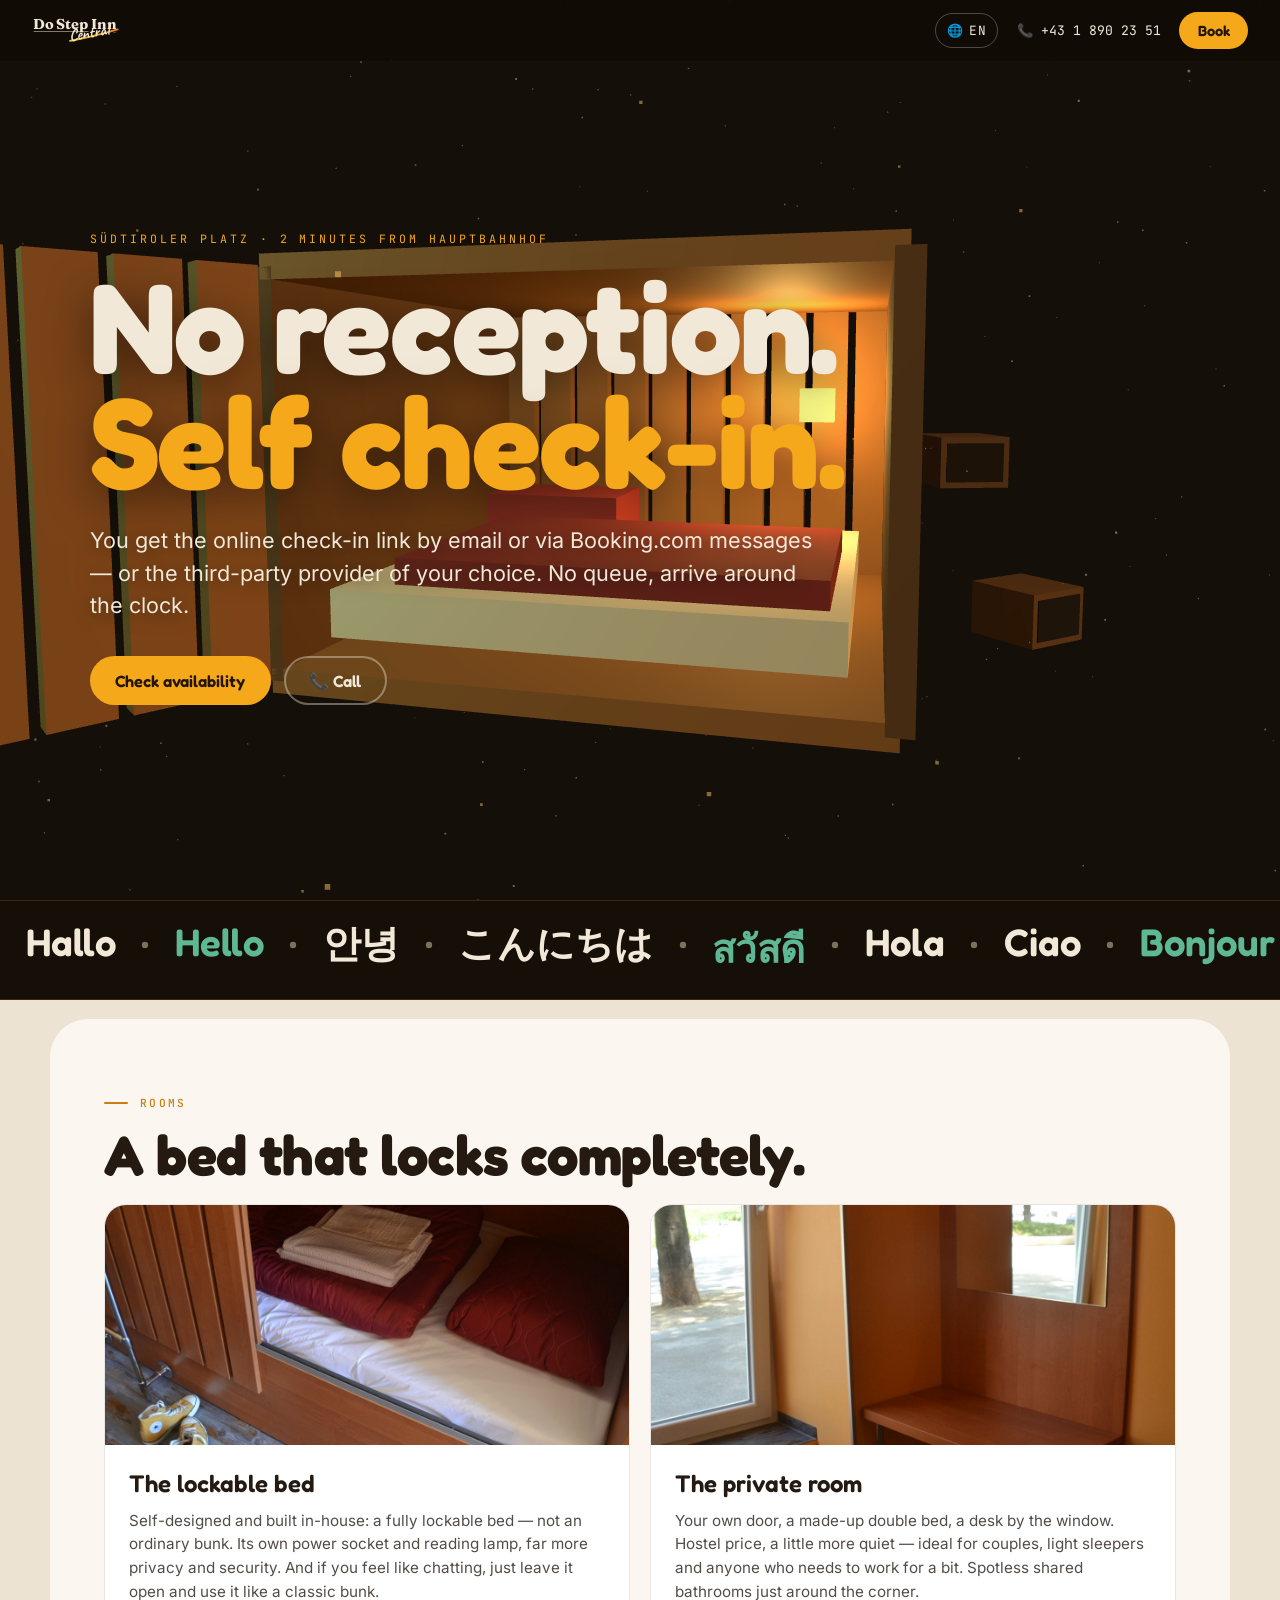
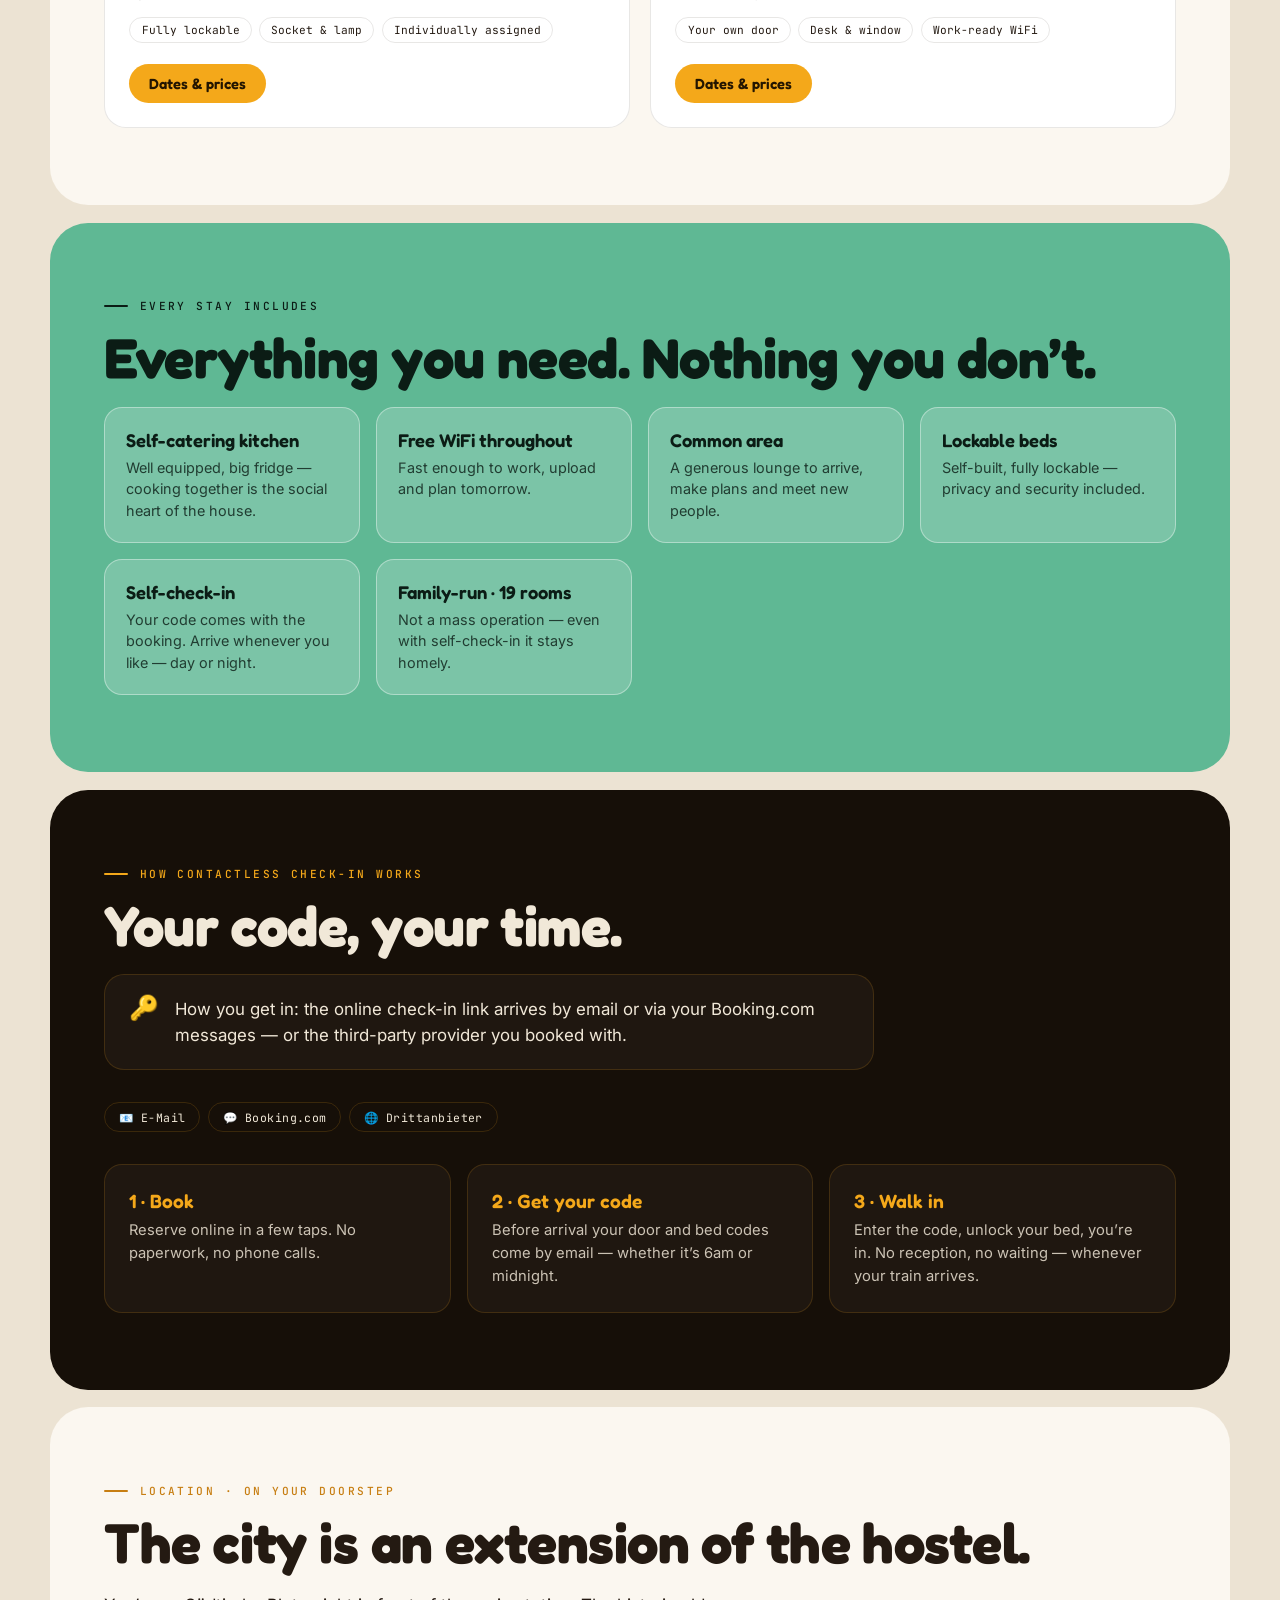
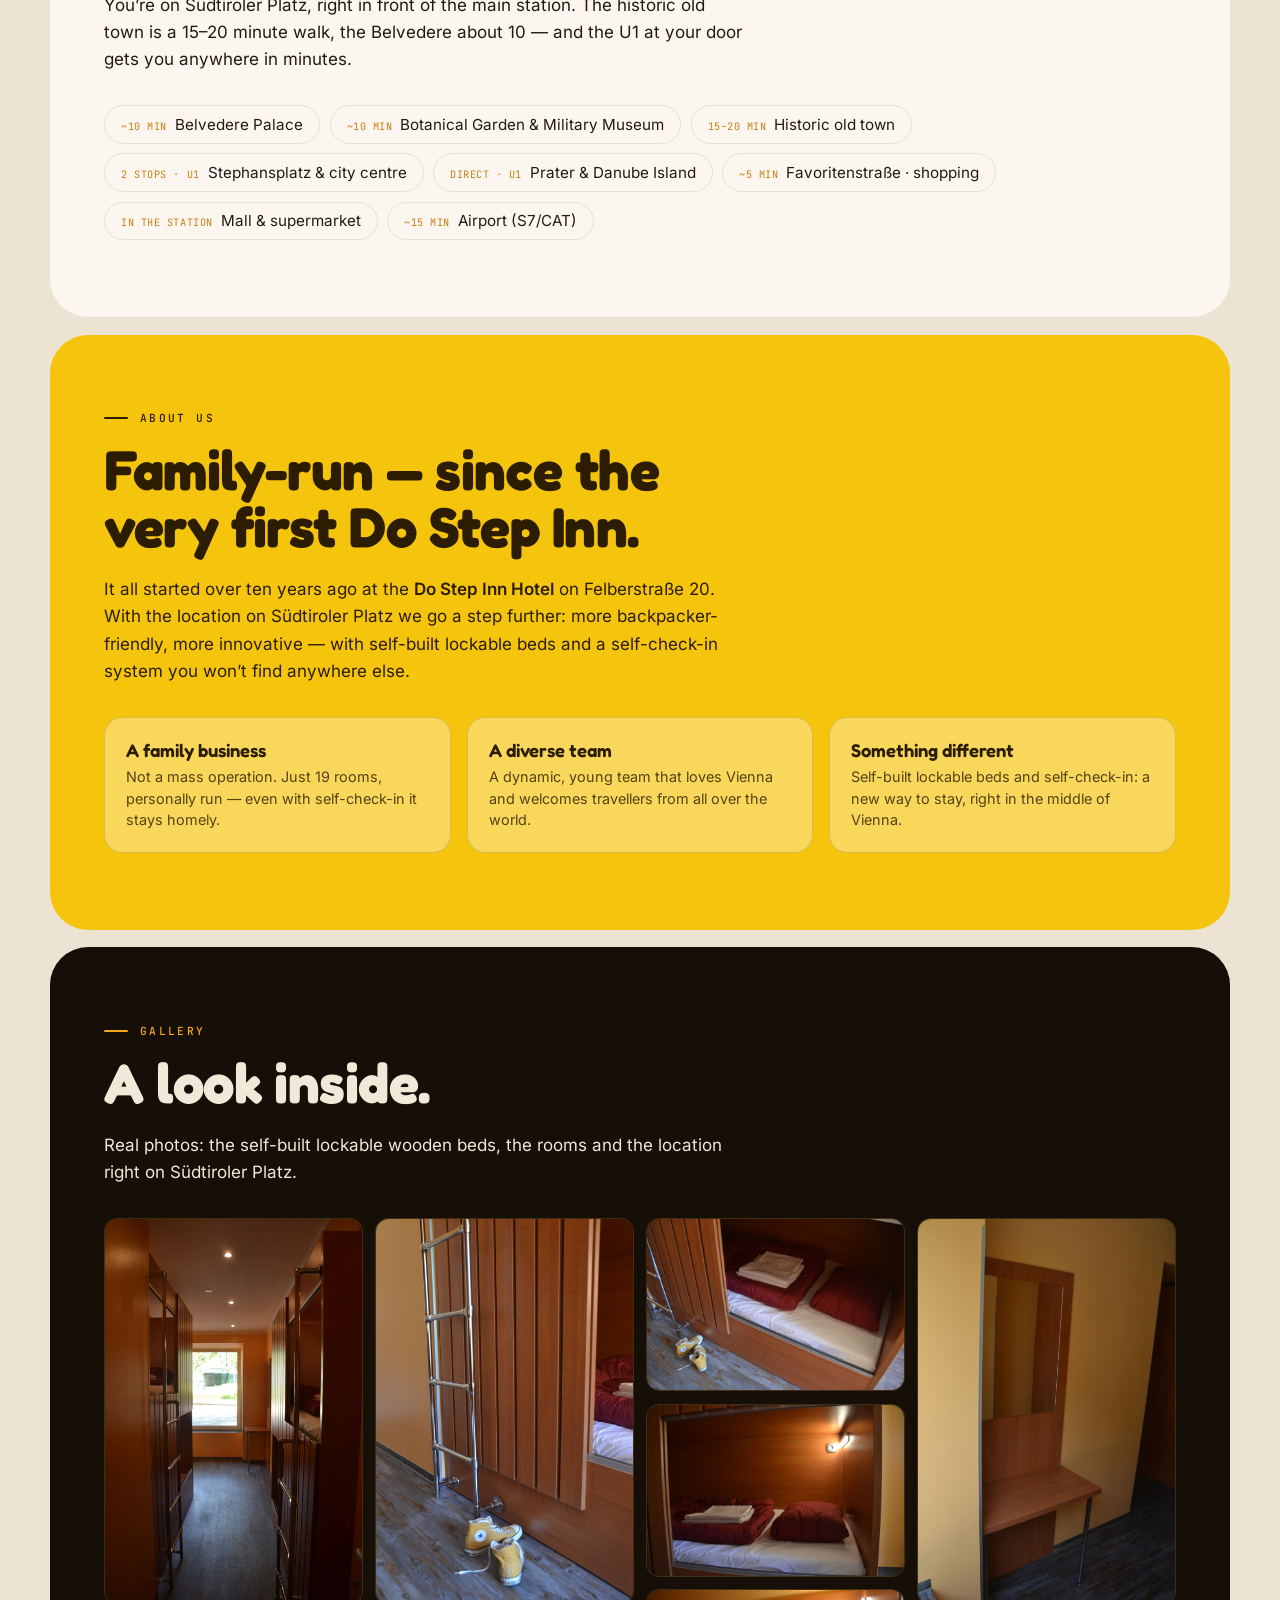
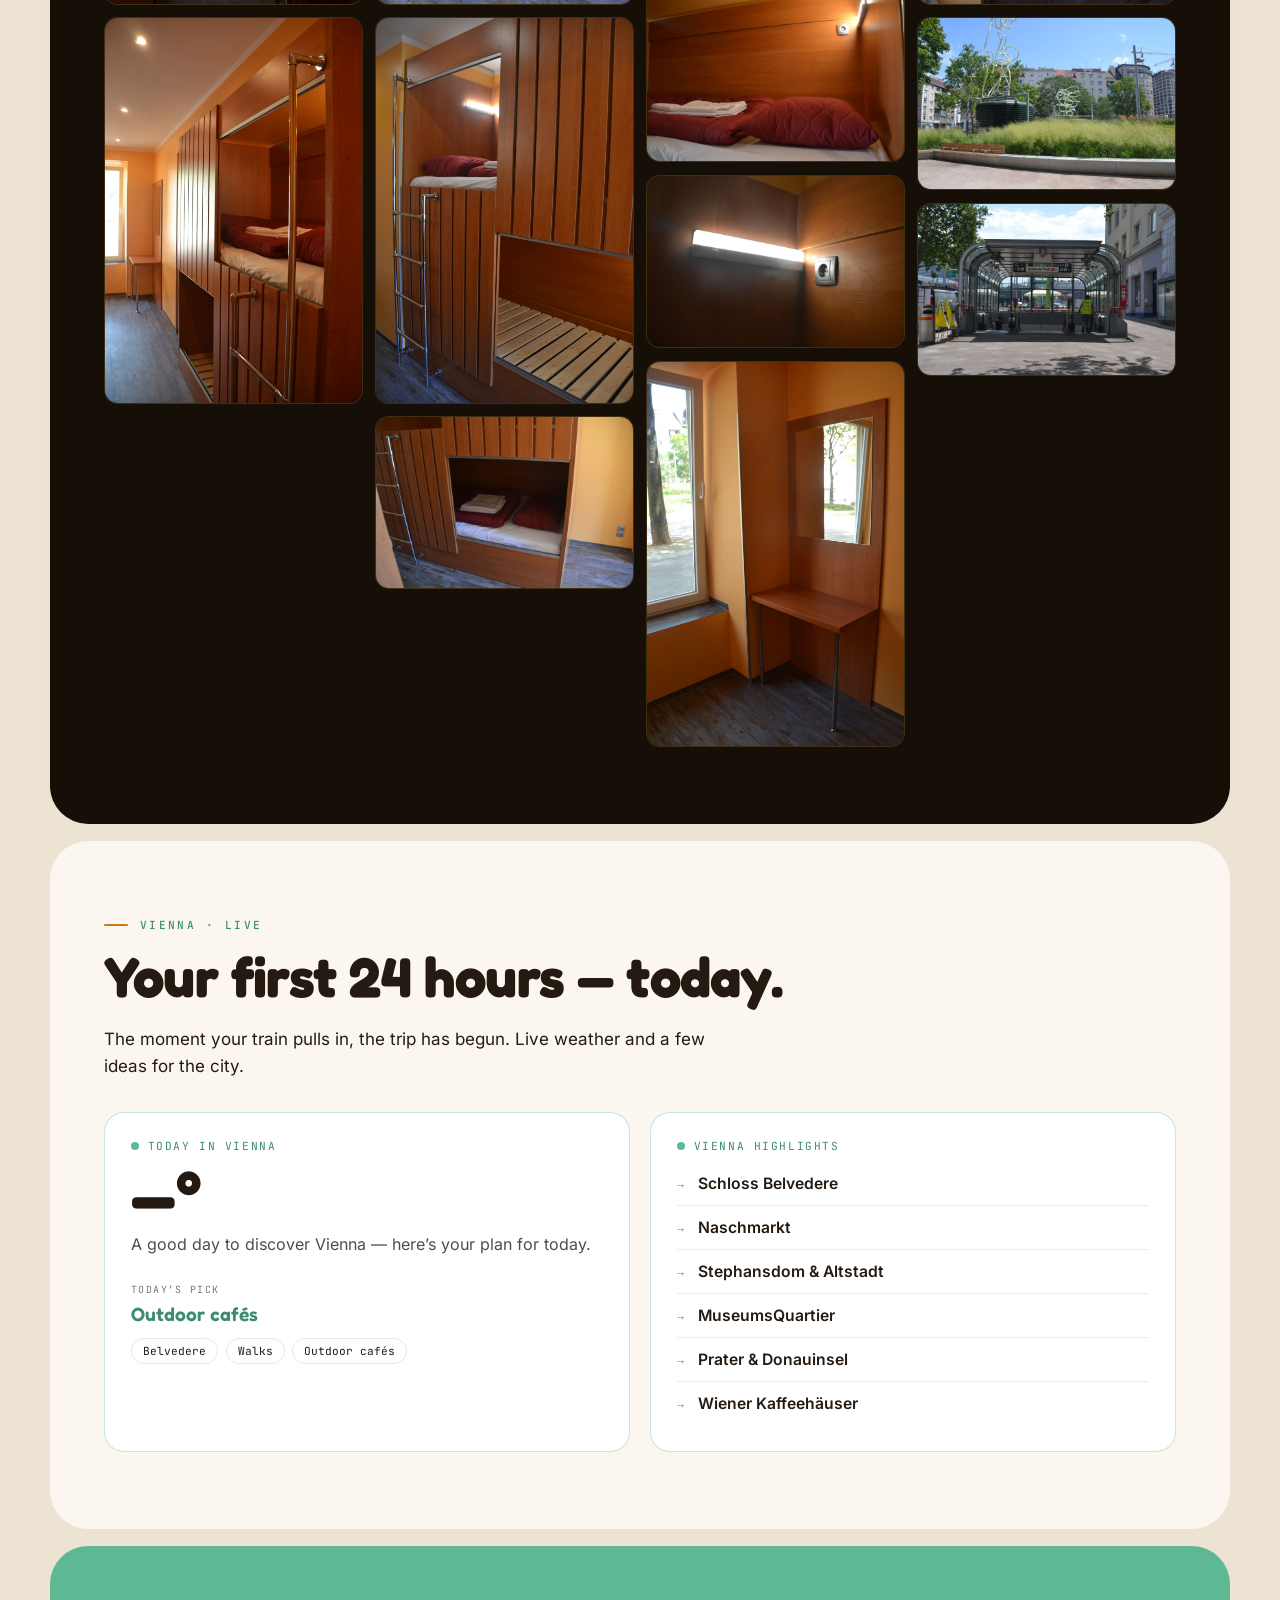
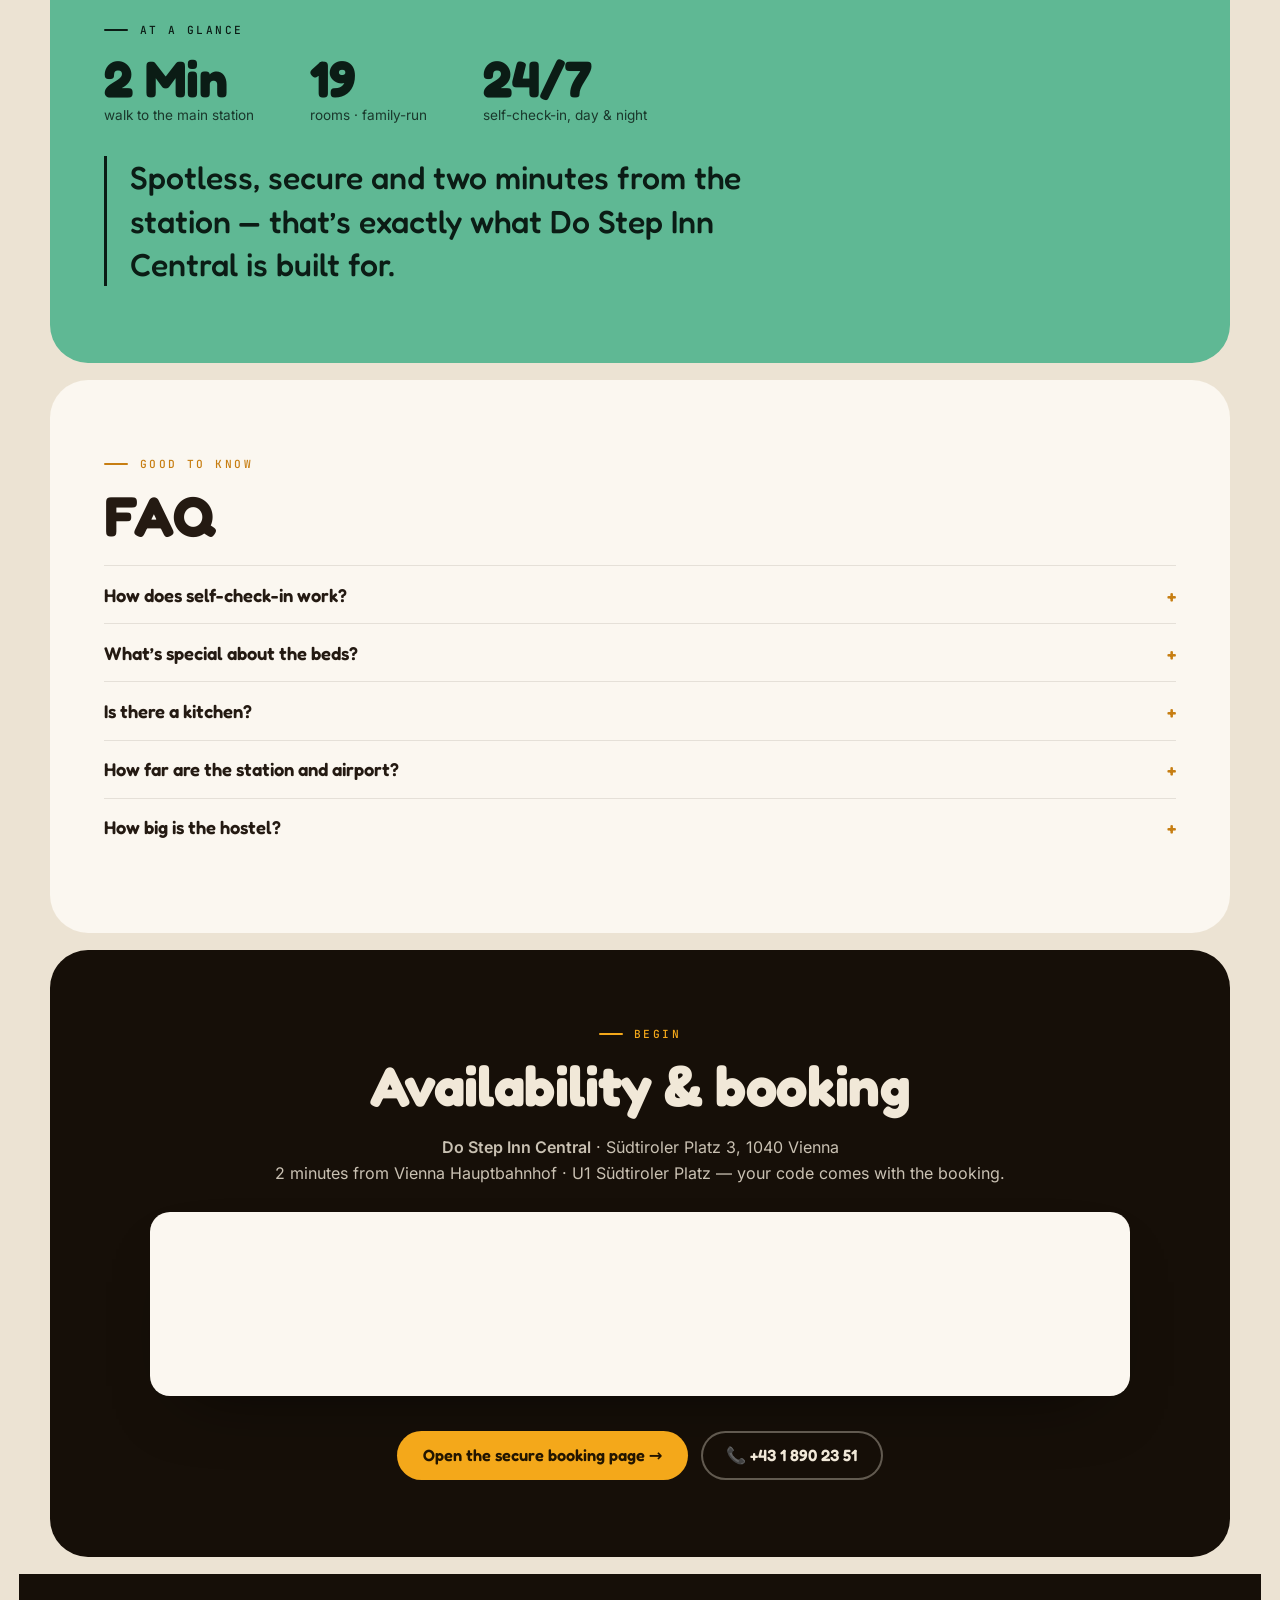
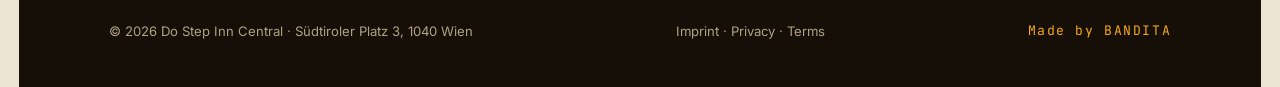
<file: v2/index.html>
<!DOCTYPE html>
<html lang="en">
<head>
<meta charset="UTF-8" />
<meta name="viewport" content="width=device-width, initial-scale=1, viewport-fit=cover" />
<title>Do Step Inn Central — Self-Check-in Hostel Wien</title>
<meta name="robots" content="noindex" />
<meta name="theme-color" content="#160f08" />
<link rel="stylesheet" href="/assets/css/fonts.css?v=6" />
<link rel="stylesheet" href="/assets/css/fonts-v2.css?v=1" />
<style>
  :root{
    --ground:#140f09;--coal:#160f08;--ink:#F1E8D8;--muted:#B0A085;--faint:#7d715c;
    --amber:#F4A81A;--yellow:#F5C50E;--mint:#5FB894;--mint-deep:#3E8C6E;
    --paper:#ece3d3;--cream:#FBF7F0;--inkdark:#241a12;
    --display:'Fredoka','Inter',system-ui,sans-serif;--sans:'Inter',system-ui,sans-serif;--mono:'JetBrains Mono',monospace;
    /* per-section adaptive tokens (defaults = cream section) */
    --acc:#C77E12;--tile:#ffffff;--tileln:rgba(30,20,8,.10);
  }
  *{box-sizing:border-box}
  html,body{margin:0}
  body{background:var(--ground);color:var(--ink);font-family:var(--sans);overflow-x:hidden}
  a{color:inherit}
  @media(hover:hover){*{cursor:none}}

  /* fixed 3D canvas behind the hero */
  #scene{position:fixed;inset:0;width:100vw;height:100vh;display:block;z-index:0}
  .no-webgl #scene{display:none}
  .fallback-bg{position:fixed;inset:0;z-index:0;display:none;
    background:radial-gradient(120% 90% at 50% 0%,#2a1c0e,#140f09 70%)}
  .no-webgl .fallback-bg{display:block}

  /* custom cursor */
  .cursor{position:fixed;top:0;left:0;width:14px;height:14px;border-radius:50%;background:var(--amber);
    pointer-events:none;z-index:200;transform:translate(-50%,-50%);opacity:0;
    transition:width .22s,height .22s,background .22s,opacity .25s;mix-blend-mode:difference}
  .cursor.on{opacity:1}
  .cursor.big{width:48px;height:48px;background:var(--mint)}
  @media(hover:none){.cursor{display:none}*{cursor:auto}}

  /* preloader */
  #pre{position:fixed;inset:0;z-index:50;background:var(--coal);display:grid;place-items:center;transition:opacity .8s ease,visibility .8s}
  .scene-ready #pre{opacity:0;visibility:hidden}
  .keypad{font-family:var(--mono);color:var(--amber);letter-spacing:.4em;font-size:.9rem;text-align:center}
  .keypad small{display:block;color:var(--muted);letter-spacing:.24em;margin-top:1rem;font-size:.7rem}
  .keypad .dots span{animation:blink 1.2s infinite}
  .keypad .dots span:nth-child(2){animation-delay:.2s}.keypad .dots span:nth-child(3){animation-delay:.4s}
  @keyframes blink{0%,100%{opacity:.25}50%{opacity:1}}

  main{position:relative;z-index:10}

  /* hero */
  .hero{position:relative;z-index:10;min-height:100svh;display:flex;align-items:center;padding:12vh 7vw 8vh}
  .hero .wrap{max-width:min(880px,92vw)}
  .eyebrow{font-family:var(--mono);font-size:.72rem;letter-spacing:.26em;text-transform:uppercase;color:var(--amber);margin:0 0 1.4rem}
  .hero__h{font-family:var(--display);font-weight:700;font-size:clamp(3.1rem,12vw,8rem);line-height:.9;letter-spacing:-.01em;margin:0;
    text-shadow:0 10px 44px rgba(0,0,0,.5)}
  .hero__h .hl{color:var(--amber)}
  p.lede{font-size:clamp(1.05rem,2.3vw,1.35rem);color:var(--ink);max-width:52ch;margin:1.6rem 0 0;line-height:1.5;text-shadow:0 2px 18px rgba(0,0,0,.55)}
  .btns{display:flex;flex-wrap:wrap;gap:.8rem;margin-top:2.2rem}
  .btn{font-family:var(--display);font-weight:600;font-size:1.02rem;padding:.9rem 1.6rem;border-radius:100px;text-decoration:none;display:inline-block;
    transition:transform .2s ease,box-shadow .2s ease,background .2s}
  .btn--p{background:var(--amber);color:#231500}
  .btn--p:hover{transform:translateY(-3px) scale(1.02);box-shadow:0 14px 30px -12px rgba(244,168,26,.7)}
  .btn--g{color:var(--ink);box-shadow:inset 0 0 0 2px rgba(241,232,216,.4)}
  .btn--g:hover{box-shadow:inset 0 0 0 2px var(--amber);color:var(--amber);transform:translateY(-3px)}

  [data-reveal]{opacity:0;transform:translateY(28px);transition:opacity .8s ease,transform .8s ease}
  [data-reveal].in{opacity:1;transform:none}

  .scrollcue{position:fixed;left:50%;bottom:1.6rem;transform:translateX(-50%);z-index:20;font-family:var(--mono);
    font-size:.64rem;letter-spacing:.24em;text-transform:uppercase;color:var(--muted);text-align:center;transition:opacity .4s}
  .scrollcue::before{content:"";display:block;width:1px;height:30px;background:linear-gradient(var(--amber),transparent);margin:0 auto .5rem}
  .scrolled .scrollcue{opacity:0}

  /* topbar */
  .topbar{position:fixed;top:0;left:0;right:0;z-index:40;display:flex;align-items:center;justify-content:space-between;
    padding:.75rem clamp(1rem,4vw,2rem);transition:background .35s ease,backdrop-filter .35s;pointer-events:none}
  .topbar>*{pointer-events:auto}
  .scrolled .topbar{background:rgba(18,12,6,.82);backdrop-filter:blur(12px)}
  .topbar__logo{height:32px;width:auto;display:block}
  .topbar__actions{display:flex;gap:.55rem;align-items:center}
  .tb-call{font-family:var(--mono);font-size:.82rem;color:var(--ink);text-decoration:none;padding:.5rem .6rem;white-space:nowrap}
  .btn--sm{padding:.62rem 1.15rem;font-size:.92rem}
  @media(max-width:560px){.tb-call span{display:none}}
  .lang{position:relative}
  .lang__btn{display:inline-flex;align-items:center;gap:.35rem;background:transparent;border:1.5px solid rgba(241,232,216,.28);
    color:var(--ink);font-family:var(--mono);font-size:.8rem;letter-spacing:.04em;padding:.5rem .7rem;border-radius:100px;transition:border-color .2s,color .2s}
  .lang__btn:hover{border-color:var(--amber);color:var(--amber)}
  .lang__menu{position:absolute;right:0;top:calc(100% + .4rem);z-index:60;list-style:none;margin:0;padding:.35rem;min-width:150px;
    background:#1c150d;border:1px solid rgba(244,168,26,.2);border-radius:14px;box-shadow:0 24px 50px -24px rgba(0,0,0,.8)}
  .lang__menu[hidden]{display:none}
  .lang__menu li{font-size:.9rem;color:var(--ink);padding:.5rem .7rem;border-radius:9px}
  .lang__menu li:hover{background:rgba(244,168,26,.12)}
  .lang__menu li[aria-selected="true"]{color:var(--amber);font-weight:600}
  @media(max-width:560px){.lang__code{display:none}.lang__btn{padding:.5rem .6rem}}

  /* hallo marquee */
  .hallo{position:relative;z-index:10;background:var(--coal);color:var(--ink);overflow:hidden;padding:1.15rem 0;
    border-top:1px solid rgba(244,168,26,.16);border-bottom:1px solid rgba(244,168,26,.16)}
  .hallo__track{display:flex;width:max-content;gap:0;animation:marq 32s linear infinite;font-family:var(--display);font-weight:600;
    font-size:clamp(1.5rem,4vw,2.4rem);white-space:nowrap}
  .hallo:hover .hallo__track{animation-play-state:paused}
  .hallo__track b{font-weight:600;padding:0 1.6rem}
  .hallo__track b:nth-child(even){color:var(--amber)}
  .hallo__track b:nth-child(3n){color:var(--mint)}
  .hallo__track .dot{color:var(--faint)}
  @keyframes marq{to{transform:translateX(-50%)}}

  /* ---------- content: light paper with bold color blocks ---------- */
  .content{position:relative;z-index:10;background:var(--paper);padding:clamp(.6rem,2vw,1.2rem) clamp(.5rem,2vw,1.2rem) 0}
  .section{max-width:1180px;margin:0 auto clamp(.7rem,2vw,1.1rem);padding:clamp(2.6rem,6vw,4.8rem) clamp(1.5rem,5vw,3.4rem);
    border-radius:clamp(22px,3vw,38px);background:var(--cream);color:var(--inkdark);position:relative;overflow:hidden}
  .section--mint{background:var(--mint);color:#0b1c15;--acc:#0b1c15;--tile:rgba(255,255,255,.18);--tileln:rgba(255,255,255,.38)}
  .section--amber{background:var(--yellow);color:#2c1d00;--acc:#2c1d00;--tile:rgba(255,255,255,.32);--tileln:rgba(44,29,0,.16)}
  .section--dark{background:var(--coal);color:var(--ink);--acc:var(--amber);--tile:#1f1710;--tileln:rgba(244,168,26,.16)}
  .kick{font-family:var(--mono);font-size:.7rem;letter-spacing:.22em;text-transform:uppercase;color:var(--acc);margin:0 0 1rem;display:flex;align-items:center;gap:.7rem;font-weight:500}
  .kick::before{content:"";width:24px;height:2px;background:var(--acc);border-radius:2px}
  .section h2{font-family:var(--display);font-weight:700;font-size:clamp(2rem,5.2vw,3.5rem);line-height:1.02;margin:0 0 1.3rem;letter-spacing:-.01em;text-wrap:balance}
  .intro{max-width:58ch;margin:0 0 2rem;font-size:1.06rem;line-height:1.6;opacity:.82}
  h3,.amen b,.steps b,.room__b h3,.faq summary{font-family:var(--display);font-weight:600}

  .rooms2{display:grid;grid-template-columns:1fr 1fr;gap:1.3rem}
  .room{background:var(--tile);border:1px solid var(--tileln);border-radius:22px;overflow:hidden;display:flex;flex-direction:column;transition:transform .25s ease}
  .room:hover{transform:translateY(-5px)}
  .room>img{width:100%;height:240px;object-fit:cover;display:block}
  .room__b{padding:1.5rem;display:flex;flex-direction:column;gap:.7rem;flex:1}
  .room__b h3{font-size:1.5rem;margin:0}
  .room__b>p{margin:0;font-size:.95rem;line-height:1.55;opacity:.78}
  .chips{list-style:none;display:flex;flex-wrap:wrap;gap:.45rem;padding:0;margin:.2rem 0 0}
  .chips li{font-family:var(--mono);font-size:.7rem;border:1px solid var(--tileln);border-radius:100px;padding:.3rem .7rem}
  .room .btn{margin-top:.6rem;align-self:flex-start;font-size:.92rem;padding:.7rem 1.25rem}
  .amen{display:grid;grid-template-columns:repeat(auto-fit,minmax(230px,1fr));gap:1rem}
  .amen div{background:var(--tile);border:1px solid var(--tileln);border-radius:18px;padding:1.3rem;transition:transform .2s ease}
  .amen div:hover{transform:translateY(-4px)}
  .amen b{display:block;font-size:1.15rem;margin-bottom:.35rem}
  .amen span{font-size:.9rem;line-height:1.5;opacity:.8}

  /* self-check-in block */
  .ci-channel{background:var(--tile);border:1px solid var(--tileln);border-radius:20px;padding:1.3rem 1.5rem;margin:0 0 2rem;
    font-size:1.05rem;line-height:1.55;display:flex;gap:1rem;align-items:flex-start;max-width:70ch}
  .ci-channel .ic{font-size:1.5rem;line-height:1;flex:none}
  .ci-tags{display:flex;flex-wrap:wrap;gap:.5rem;margin:.7rem 0 2rem}
  .ci-tags span{font-family:var(--mono);font-size:.72rem;letter-spacing:.04em;border:1px solid var(--tileln);border-radius:100px;padding:.4rem .85rem}
  .steps{display:grid;grid-template-columns:repeat(3,1fr);gap:1rem;counter-reset:step}
  .steps div{background:var(--tile);border:1px solid var(--tileln);border-radius:18px;padding:1.5rem}
  .steps b{font-size:1.2rem;color:var(--acc);display:block;margin-bottom:.4rem}
  .steps span{font-size:.92rem;line-height:1.55;opacity:.82}

  .places2{display:flex;flex-wrap:wrap;gap:.6rem}
  .places2 span{border:1px solid var(--tileln);border-radius:100px;padding:.55rem 1rem;font-size:.95rem;display:flex;gap:.5rem;align-items:baseline}
  .places2 small{color:var(--acc);font-family:var(--mono);font-size:.64rem;letter-spacing:.05em}

  /* gallery marquee */
  .masonry{columns:4 230px;column-gap:.8rem;margin-top:1.6rem}
  .masonry img{width:100%;height:auto;display:block;border-radius:14px;margin:0 0 .8rem;border:1px solid rgba(244,168,26,.14);break-inside:avoid;background:#221812;transition:transform .25s ease,filter .25s ease}
  .masonry img:hover{transform:scale(1.015);filter:brightness(1.06)}
  @media(max-width:900px){.masonry{columns:3 170px}}
  @media(max-width:560px){.masonry{columns:2 140px;column-gap:.5rem}.masonry img{margin-bottom:.5rem}}

  /* live weather */
  .live-grid{display:grid;grid-template-columns:1fr 1fr;gap:1.3rem}
  .live-card{background:var(--tile);border:1px solid rgba(95,184,148,.35);border-radius:20px;padding:1.6rem}
  .live-label{font-family:var(--mono);font-size:.7rem;letter-spacing:.14em;text-transform:uppercase;color:var(--mint-deep);display:flex;align-items:center;gap:.55rem;margin:0 0 .6rem}
  .live-dot{width:8px;height:8px;border-radius:50%;background:var(--mint);animation:pulse 2.2s infinite}
  @keyframes pulse{0%{box-shadow:0 0 0 0 rgba(95,184,148,.5)}70%{box-shadow:0 0 0 9px rgba(95,184,148,0)}100%{box-shadow:0 0 0 0 rgba(95,184,148,0)}}
  #wx-temp{font-family:var(--display);font-weight:700;font-size:clamp(2.8rem,8vw,4.2rem);line-height:1;margin:.4rem 0 .3rem}
  #wx-desc{opacity:.78;margin:0 0 1.4rem}
  .wx-pick .lbl{font-family:var(--mono);font-size:.62rem;letter-spacing:.14em;text-transform:uppercase;opacity:.6}
  .wx-pick p{font-family:var(--display);font-weight:600;font-size:1.2rem;margin:.3rem 0 .8rem;color:var(--mint-deep)}
  .events{list-style:none;padding:0;margin:0}
  .events li{display:grid;grid-template-columns:auto 1fr auto;gap:.9rem;align-items:baseline;padding:.75rem 0;border-top:1px solid rgba(95,184,148,.2)}
  .events li:first-child{border-top:0}
  .events li .mono{font-family:var(--mono);font-size:.72rem;color:var(--mint-deep)}
  .events li b{font-weight:600;font-size:.98rem}

  /* stats + quote */
  .stat3{display:flex;gap:clamp(1.5rem,5vw,3.5rem);flex-wrap:wrap;margin:0 0 2rem}
  .stat3 b{font-family:var(--display);font-weight:700;font-size:clamp(2.2rem,6vw,3.2rem);color:var(--acc);display:block;line-height:1}
  .stat3 span{font-size:.85rem;opacity:.82}
  blockquote.q{font-family:var(--display);font-weight:500;font-size:clamp(1.3rem,3vw,2rem);line-height:1.35;
    border-left:3px solid var(--acc);padding-left:1.4rem;margin:0;max-width:34ch}
  blockquote.q cite{display:block;font-size:.9rem;font-weight:400;opacity:.7;margin-top:1rem;font-family:var(--sans)}

  .faq details{border-top:1px solid var(--tileln);padding:1.1rem 0}
  .faq summary{font-size:1.15rem;cursor:pointer;list-style:none;display:flex;justify-content:space-between;gap:1rem}
  .faq summary::-webkit-details-marker{display:none}
  .faq summary::after{content:"+";color:var(--acc)}
  .faq details[open] summary::after{content:"–"}
  .faq p{opacity:.8;margin:.7rem 0 0;max-width:64ch;line-height:1.6}

  /* booking */
  .book2{text-align:center}
  .book2 .addr{opacity:.82;margin:0 auto 1.6rem;font-size:1rem;line-height:1.6}
  .bookmount{background:#FBF7F0;color:#17161A;border-radius:20px;padding:clamp(1rem,3vw,2rem);max-width:980px;margin:0 auto 1.8rem;overflow-x:auto;box-shadow:0 30px 70px -40px rgba(0,0,0,.7);text-align:left}
  .bookmount ibe-up{display:block;min-height:120px}

  /* colored-section button contrast */
  .section--amber .btn--p{background:#160f08;color:#F7EBCB}
  .section--mint .btn--p{background:#0b1c15;color:#eafff5}
  .section--dark .btn--p{background:var(--amber);color:#231500}
  .section--dark .btn--g{color:var(--ink);box-shadow:inset 0 0 0 2px rgba(241,232,216,.35)}

  /* footer */
  .v2foot{position:relative;z-index:10;background:var(--coal);color:var(--muted);padding:3rem 7vw;
    display:flex;flex-wrap:wrap;gap:1rem 2rem;justify-content:space-between;align-items:center;font-size:.82rem}
  .v2foot a{color:var(--muted);text-decoration:none}.v2foot a:hover{color:var(--amber)}
  .madeby{font-family:var(--mono);letter-spacing:.12em;color:var(--amber)!important}

  .no-webgl [data-reveal]{opacity:1!important;transform:none!important}
  @media(prefers-reduced-motion:reduce){[data-reveal]{opacity:1;transform:none}.hallo__track,.gmar__track{animation:none}}
  @media(max-width:760px){.rooms2,.steps,.live-grid{grid-template-columns:1fr}}
</style>
</head>
<body>

<div id="pre"><div class="keypad">■ ■ ■ ■<div class="dots"><span>•</span><span>•</span><span>•</span></div><small data-i18n="pre_text">entsperre deine erste Tür …</small></div></div>

<div class="cursor" aria-hidden="true"></div>
<canvas id="scene" aria-hidden="true"></canvas>
<div class="fallback-bg" aria-hidden="true"></div>

<header class="topbar">
  <a href="/v2/" aria-label="Do Step Inn Central"><img class="topbar__logo" src="/assets/logo/dostepinn-central-light.svg?v=2" alt="Do Step Inn Central" width="120" height="38" /></a>
  <div class="topbar__actions">
    <div class="lang" role="group" aria-label="Sprache / Language">
      <button class="lang__btn" aria-haspopup="listbox" aria-expanded="false"><span aria-hidden="true">🌐</span> <span class="lang__code">DE</span></button>
      <ul class="lang__menu" role="listbox" hidden>
        <li role="option" data-lang="de" aria-selected="true">Deutsch</li>
        <li role="option" data-lang="en">English</li>
        <li role="option" data-lang="ko">한국어</li>
        <li role="option" data-lang="ja">日本語</li>
        <li role="option" data-lang="th">ไทย</li>
        <li role="option" data-lang="es">Español</li>
        <li role="option" data-lang="it">Italiano</li>
      </ul>
    </div>
    <a class="tb-call" href="tel:+4318902351">📞 <span>+43 1 890 23 51</span></a>
    <a class="btn btn--p btn--sm" href="#book" data-i18n="nav_book">Buchen</a>
  </div>
</header>

<main>
  <section class="hero">
    <div class="wrap">
      <p class="eyebrow" data-reveal data-i18n="hero_eyebrow">Südtiroler Platz · 2 Minuten vom Hauptbahnhof</p>
      <h1 class="hero__h" data-reveal><span data-i18n="hero_t1">Kein Empfang.</span> <span class="hl" data-i18n="hero_t2">Self-Check-in.</span></h1>
      <p class="lede" data-reveal data-i18n="hero_lede">Den Link zum Online-Check-in bekommst du per E-Mail oder über Booking.com – bzw. deinen Drittanbieter deiner Wahl. Keine Warteschlange, Ankunft rund um die Uhr.</p>
      <div class="btns" data-reveal>
        <a class="btn btn--p" href="#book" data-i18n="cta_availability">Verfügbarkeit</a>
        <a class="btn btn--g" href="tel:+4318902351" data-i18n="cta_call">📞 Anrufen</a>
      </div>
    </div>
  </section>

  <div class="hallo" aria-hidden="true">
    <div class="hallo__track">
      <b>Hallo</b><span class="dot">·</span><b>Hello</b><span class="dot">·</span><b>안녕</b><span class="dot">·</span><b>こんにちは</b><span class="dot">·</span><b>สวัสดี</b><span class="dot">·</span><b>Hola</b><span class="dot">·</span><b>Ciao</b><span class="dot">·</span><b>Bonjour</b><span class="dot">·</span><b>Olá</b><span class="dot">·</span><b>Cześć</b><span class="dot">·</span><b>Ahoj</b><span class="dot">·</span><b>Hej</b><span class="dot">·</span><b>Merhaba</b><span class="dot">·</span>
      <b>Hallo</b><span class="dot">·</span><b>Hello</b><span class="dot">·</span><b>안녕</b><span class="dot">·</span><b>こんにちは</b><span class="dot">·</span><b>สวัสดี</b><span class="dot">·</span><b>Hola</b><span class="dot">·</span><b>Ciao</b><span class="dot">·</span><b>Bonjour</b><span class="dot">·</span><b>Olá</b><span class="dot">·</span><b>Cześć</b><span class="dot">·</span><b>Ahoj</b><span class="dot">·</span><b>Hej</b><span class="dot">·</span><b>Merhaba</b><span class="dot">·</span>
    </div>
  </div>

  <div class="content">
    <section class="section section--cream" id="zimmer">
      <p class="kick" data-reveal data-i18n="z_kick">Zimmer</p>
      <h2 data-reveal data-i18n="z_h">Ein Bett, das sich komplett verschließen lässt.</h2>
      <div class="rooms2">
        <article class="room" data-reveal>
          <img src="/assets/img/room-pod.jpg" alt="Selbst gebautes, komplett verschließbares Bett mit eigener Lampe und Steckdose" loading="lazy" width="1200" height="900" />
          <div class="room__b">
            <h3 data-i18n="z_r1_h">Das verschließbare Bett</h3>
            <p data-i18n="z_r1_p">Selbst designt und im Haus gebaut: ein komplett verschließbares Bett — kein normales Stockbett. Eigene Steckdose und Leselampe, deutlich mehr Privatsphäre und Sicherheit. Und wenn dir nach Quatschen ist, lässt du es einfach offen und nutzt es wie ein klassisches Stockbett.</p>
            <ul class="chips"><li data-i18n="z_r1_c1">Komplett verschließbar</li><li data-i18n="z_r1_c2">Steckdose &amp; Lampe</li><li data-i18n="z_r1_c3">Eigens zugeteilt</li></ul>
            <a class="btn btn--p" href="#book" data-i18n="z_prices">Termine &amp; Preise</a>
          </div>
        </article>
        <article class="room" data-reveal>
          <img src="/assets/img/room-private.jpg" alt="Privatzimmer mit Doppelbett und Schreibtisch" loading="lazy" width="1200" height="900" />
          <div class="room__b">
            <h3 data-i18n="z_r2_h">Das Privatzimmer</h3>
            <p data-i18n="z_r2_p">Eigene Tür, gemachtes Doppelbett, Schreibtisch am Fenster. Hostel-Preis, etwas mehr Ruhe — ideal für Paare, Leiseschläfer und alle, die kurz arbeiten wollen. Blitzsaubere Gemeinschaftsbäder gleich um die Ecke.</p>
            <ul class="chips"><li data-i18n="z_r2_c1">Eigene Tür</li><li data-i18n="z_r2_c2">Schreibtisch &amp; Fenster</li><li data-i18n="z_r2_c3">Arbeits-WLAN</li></ul>
            <a class="btn btn--p" href="#book" data-i18n="z_prices">Termine &amp; Preise</a>
          </div>
        </article>
      </div>
    </section>

    <section class="section section--mint">
      <p class="kick" data-reveal data-i18n="am_kick">Jeder Aufenthalt inklusive</p>
      <h2 data-reveal data-i18n="am_h">Alles, was du brauchst. Nichts, was du nicht brauchst.</h2>
      <div class="amen">
        <div data-reveal><b data-i18n="am_1b">Selbstversorger-Küche</b><span data-i18n="am_1s">Gut ausgestattet, großer Kühlschrank — gemeinsam kochen ist das soziale Herz des Hauses.</span></div>
        <div data-reveal><b data-i18n="am_2b">Gratis WLAN im ganzen Haus</b><span data-i18n="am_2s">Schnell genug zum Arbeiten, Hochladen und Morgen-planen.</span></div>
        <div data-reveal><b data-i18n="am_3b">Gemeinschaftsbereich</b><span data-i18n="am_3s">Großzügige Lounge zum Ankommen, Pläne schmieden und neue Leute treffen.</span></div>
        <div data-reveal><b data-i18n="am_4b">Verschließbare Betten</b><span data-i18n="am_4s">Selbst gebaut, komplett verschließbar — Privatsphäre und Sicherheit inklusive.</span></div>
        <div data-reveal><b data-i18n="am_5b">Self-Check-in</b><span data-i18n="am_5s">Dein Code kommt mit der Buchung. Ankommen, wann du willst — Tag und Nacht.</span></div>
        <div data-reveal><b data-i18n="am_6b">Familiengeführt · 19 Zimmer</b><span data-i18n="am_6s">Kein Massenbetrieb — trotz Self-Check-in bleibt es heimelig.</span></div>
      </div>
    </section>

    <section class="section section--dark" id="checkin">
      <p class="kick" data-reveal data-i18n="ci_kick">So funktioniert der kontaktlose Check-in</p>
      <h2 data-reveal data-i18n="ci_h">Dein Code, deine Zeit. Kein Empfang.</h2>
      <div class="ci-channel" data-reveal>
        <span class="ic" aria-hidden="true">🔑</span>
        <span data-i18n="ci_channel">So bekommst du deinen Zugang: den Link zum Online-Check-in erhältst du per E-Mail oder über deine Booking.com-Nachrichten – bzw. den jeweiligen Drittanbieter deiner Wahl.</span>
      </div>
      <div class="ci-tags" data-reveal>
        <span>📧 E-Mail</span><span>💬 Booking.com</span><span>🌐 Drittanbieter</span>
      </div>
      <div class="steps">
        <div data-reveal><b data-i18n="ci_1b">1 · Buchen</b><span data-i18n="ci_1s">In ein paar Taps online reservieren. Kein Papierkram, keine Anrufe.</span></div>
        <div data-reveal><b data-i18n="ci_2b">2 · Code erhalten</b><span data-i18n="ci_2s">Vor der Anreise kommen Tür- und Bett-Code per E-Mail — ob 6 Uhr früh oder Mitternacht.</span></div>
        <div data-reveal><b data-i18n="ci_3b">3 · Reinspazieren</b><span data-i18n="ci_3s">Code eingeben, Bett aufschließen, drin sein. Kein Empfang, keine Wartezeit — wann immer dein Zug ankommt.</span></div>
      </div>
    </section>

    <section class="section section--cream" id="lage">
      <p class="kick" data-reveal data-i18n="lo_kick">Lage · vor deiner Tür</p>
      <h2 data-reveal data-i18n="lo_h">Die Stadt ist eine Verlängerung des Hostels.</h2>
      <p class="intro" data-reveal data-i18n="lo_intro">Du stehst am Südtiroler Platz, direkt vor dem Hauptbahnhof. Die historische Altstadt erreichst du zu Fuß in 15–20 Minuten, das Belvedere in rund 10 — und die U1 vor der Haustür bringt dich in wenigen Minuten überall hin.</p>
      <div class="places2" data-reveal>
        <span data-i18n="lo_p1"><small>~10 MIN</small> Schloss Belvedere</span>
        <span data-i18n="lo_p2"><small>~10 MIN</small> Botanischer Garten &amp; Heeresmuseum</span>
        <span data-i18n="lo_p3"><small>15–20 MIN</small> Historische Altstadt</span>
        <span data-i18n="lo_p4"><small>2 STAT · U1</small> Stephansplatz &amp; Innenstadt</span>
        <span data-i18n="lo_p5"><small>DIREKT · U1</small> Prater &amp; Donauinsel</span>
        <span data-i18n="lo_p6"><small>~5 MIN</small> Favoritenstraße · Shopping</span>
        <span data-i18n="lo_p7"><small>IM BAHNHOF</small> Mall &amp; Supermarkt</span>
        <span data-i18n="lo_p8"><small>~15 MIN</small> Flughafen (S7/CAT)</span>
      </div>
    </section>

    <section class="section section--amber" id="ueber-uns">
      <p class="kick" data-reveal data-i18n="ab_kick">Über uns</p>
      <h2 data-reveal data-i18n="ab_h">Familiengeführt — seit dem ersten Do Step Inn.</h2>
      <p class="intro" data-reveal data-i18n="ab_intro">Angefangen hat alles vor über zehn Jahren im <b>Do Step Inn Hotel</b> in der Felberstraße 20. Mit dem Standort am Südtiroler Platz gehen wir einen Schritt weiter: backpacker-freundlicher, innovativer — mit selbst konstruierten, verschließbaren Betten und einem Self-Check-in-System, das es so kein zweites Mal gibt.</p>
      <div class="amen">
        <div data-reveal><b data-i18n="ab_1b">Familienbetrieb</b><span data-i18n="ab_1s">Kein Massenbetrieb. Nur 19 Zimmer, persönlich geführt — trotz Self-Check-in bleibt es heimelig.</span></div>
        <div data-reveal><b data-i18n="ab_2b">Ein diverses Team</b><span data-i18n="ab_2s">Ein dynamisches, junges Team, das Wien liebt und Reisende aus aller Welt willkommen heißt.</span></div>
        <div data-reveal><b data-i18n="ab_3b">Etwas anderes</b><span data-i18n="ab_3s">Selbst gebaute verschließbare Betten und Self-Check-in: eine neue Art zu übernachten, mitten in Wien.</span></div>
      </div>
    </section>

    <section class="section section--dark" id="galerie">
      <p class="kick" data-reveal data-i18n="ga_kick">Galerie</p>
      <h2 data-reveal data-i18n="ga_h">Ein Blick ins Haus.</h2>
      <p class="intro" data-reveal data-i18n="ga_intro">Echte Fotos: die selbst gebauten, verschließbaren Holz-Betten, die Zimmer und die Lage direkt am Südtiroler Platz.</p>
      <div class="masonry" data-reveal>
        <img src="/assets/img/hostel/full/dsc-0002.jpg" alt="Schlafbereich mit verschließbaren Holz-Betten — Do Step Inn Central" loading="lazy" width="1000" height="1500" />
        <img src="/assets/img/hostel/full/dsc-0006.jpg" alt="Schlafbereich mit verschließbaren Holz-Betten — Do Step Inn Central" loading="lazy" width="1000" height="1500" />
        <img src="/assets/img/hostel/full/dsc-0991.jpg" alt="Schlafbereich mit verschließbaren Holz-Betten — Do Step Inn Central" loading="lazy" width="1000" height="1500" />
        <img src="/assets/img/hostel/full/dsc-0007.jpg" alt="Verschließbares Bett – Innenansicht — Do Step Inn Central" loading="lazy" width="1000" height="1500" />
        <img src="/assets/img/hostel/full/dsc-0976.jpg" alt="Verschließbares Bett – Innenansicht — Do Step Inn Central" loading="lazy" width="1500" height="1000" />
        <img src="/assets/img/hostel/full/dsc-0985.jpg" alt="Verschließbares Bett – Innenansicht — Do Step Inn Central" loading="lazy" width="1500" height="1000" />
        <img src="/assets/img/hostel/full/dsc-0987.jpg" alt="Verschließbares Bett – Innenansicht — Do Step Inn Central" loading="lazy" width="1500" height="1000" />
        <img src="/assets/img/hostel/full/dsc-1001.jpg" alt="Verschließbares Bett – Innenansicht — Do Step Inn Central" loading="lazy" width="1500" height="1000" />
        <img src="/assets/img/hostel/full/dsc-0998.jpg" alt="Eigene Steckdose & Leselampe am Bett — Do Step Inn Central" loading="lazy" width="1500" height="1000" />
        <img src="/assets/img/hostel/full/dsc-0011.jpg" alt="Privatzimmer mit Schreibtisch am Fenster — Do Step Inn Central" loading="lazy" width="1000" height="1500" />
        <img src="/assets/img/hostel/full/dsc-0970.jpg" alt="Privatzimmer mit Schreibtisch am Fenster — Do Step Inn Central" loading="lazy" width="1000" height="1500" />
        <img src="/assets/img/hostel/full/dsc-0965.jpg" alt="Umgebung – Südtiroler Platz & Hauptbahnhof — Do Step Inn Central" loading="lazy" width="1500" height="1000" />
        <img src="/assets/img/hostel/full/dsc-0967.jpg" alt="Umgebung – Südtiroler Platz & Hauptbahnhof — Do Step Inn Central" loading="lazy" width="1500" height="1000" />
      </div>
    </section>

    <section class="section section--cream" id="wien-live">
      <p class="kick" data-reveal style="color:var(--mint-deep)" data-i18n="wl_kick">Wien · live</p>
      <h2 data-reveal data-i18n="wl_h">Deine ersten 24 Stunden — heute.</h2>
      <p class="intro" data-reveal data-i18n="wl_intro">Sobald dein Zug einfährt, hat die Reise schon begonnen. Live-Wetter und, was diese Woche in Wien läuft.</p>
      <div class="live-grid">
        <div class="live-card" data-reveal>
          <span class="live-label"><span class="live-dot"></span> <span data-i18n="wl_today">Heute in Wien</span></span>
          <h3 id="wx-temp" aria-live="polite">—°</h3>
          <p id="wx-desc">Ich schaue kurz zum Himmel über der Stadt …</p>
          <div class="wx-pick">
            <span class="lbl" data-i18n="wl_tip">Heutiger Tipp</span>
            <p id="wx-pick">Lade einen Plan für heute …</p>
            <ul id="wx-sug" class="chips"><li>Belvedere</li><li>Cafés</li><li>Spaziergänge</li></ul>
          </div>
        </div>
        <div class="live-card" data-reveal>
          <span class="live-label"><span class="live-dot"></span> <span data-i18n="wl_week">Diese Woche in Wien</span></span>
          <ul id="wien-events" class="events" aria-live="polite"><li><span class="mono">—</span><b>Lade Wien-Highlights …</b><span class="mono"></span></li></ul>
        </div>
      </div>
    </section>

    <section class="section section--mint">
      <p class="kick" data-reveal data-i18n="pv_kick">Auf einen Blick</p>
      <div class="stat3" data-reveal>
        <div><b>2 Min</b><span data-i18n="st_1">zu Fuß zum Hauptbahnhof</span></div>
        <div><b>19</b><span data-i18n="st_2">Zimmer · familiengeführt</span></div>
        <div><b>24/7</b><span data-i18n="st_3">Self-Check-in, Tag &amp; Nacht</span></div>
      </div>
      <blockquote class="q" data-reveal data-i18n="st_quote">Blitzsauber, sicher und zwei Minuten vom Bahnhof — genau dafür ist Do Step Inn Central gebaut.</blockquote>
    </section>

    <section class="section section--cream">
      <p class="kick" data-reveal data-i18n="faq_kick">Gut zu wissen</p>
      <h2 data-reveal>FAQ</h2>
      <div class="faq" data-reveal>
        <details><summary data-i18n="faq_q1">Wie funktioniert der Self-Check-in?</summary><p data-i18n="faq_a1">Nach der Buchung bekommst du deinen Zugangscode per E-Mail. Es gibt keinen Empfang zum Anstellen — du checkst selbst ein und kannst jederzeit ankommen, Tag und Nacht.</p></details>
        <details><summary data-i18n="faq_q2">Was ist das Besondere an den Betten?</summary><p data-i18n="faq_a2">Unsere Betten sind selbst designt und im Haus gebaut: Sie lassen sich komplett verschließen und haben eine eigene Steckdose und Leselampe — mehr Privatsphäre und Sicherheit als ein normales Stockbett. Lieber offen? Dann nutzt du es einfach wie ein klassisches Stockbett.</p></details>
        <details><summary data-i18n="faq_q3">Gibt es eine Küche?</summary><p data-i18n="faq_a3">Ja — eine gut ausgestattete Selbstversorger-Küche mit großem Kühlschrank. Gemeinsam kochen; es ist das soziale Herz des Hauses.</p></details>
        <details><summary data-i18n="faq_q4">Wie weit sind Bahnhof und Flughafen?</summary><p data-i18n="faq_a4">Wien Hauptbahnhof ist nur 2 Gehminuten entfernt — direkt am Südtiroler Platz. Vom selben Bahnhof bist du in ca. 15 Minuten mit dem Zug (S7/CAT) am Flughafen.</p></details>
        <details><summary data-i18n="faq_q5">Wie groß ist das Hostel?</summary><p data-i18n="faq_a5">Wir sind familiengeführt und mit nur 19 Zimmern bewusst kein Massenbetrieb — trotz Self-Check-in bleibt es heimelig und persönlich.</p></details>
      </div>
    </section>

    <section class="section section--dark book2" id="book">
      <p class="kick" data-reveal style="justify-content:center" data-i18n="bk_kick">Beginnen</p>
      <h2 data-reveal data-i18n="bk_h">Verfügbarkeit &amp; Buchung</h2>
      <p class="addr" data-reveal data-i18n="bk_addr"><b>Do Step Inn Central</b> · Südtiroler Platz 3, 1040 Wien<br/>2 Minuten vom Wien Hauptbahnhof · U1 Südtiroler Platz — dein Code kommt mit der Buchung.</p>
      <div class="bookmount" data-reveal>
        <ibe-up ibe-key="78c820ab-21ac-4763-a6d6-767d2e845c89" language="de"></ibe-up>
      </div>
      <div class="btns" data-reveal style="justify-content:center">
        <a class="btn btn--p" href="https://ibe-server.myibe.com/ibe-preview/78c820ab-21ac-4763-a6d6-767d2e845c89#/booking/search" target="_blank" rel="noopener" data-i18n="bk_secure">Sichere Buchungsseite öffnen →</a>
        <a class="btn btn--g" href="tel:+4318902351">📞 +43 1 890 23 51</a>
      </div>
    </section>

    <footer class="v2foot">
      <div>© <span id="yr">2026</span> Do Step Inn Central · Südtiroler Platz 3, 1040 Wien</div>
      <div><a href="/v2/imprint" data-i18n="foot_imprint">Impressum</a> · <a href="/v2/privacy" data-i18n="foot_privacy">Datenschutz</a> · <a href="/v2/agb" data-i18n="foot_agb">AGB</a></div>
      <a class="madeby" href="https://bandita-pink.vercel.app" target="_blank" rel="noopener">Made by BANDITA</a>
    </footer>
  </div>
</main>

<div class="scrollcue" data-i18n="scrollcue">scroll to arrive</div>

<script>
  addEventListener('scroll',()=>{if(scrollY>40)document.documentElement.classList.add('scrolled')},{passive:true});
  setTimeout(()=>document.documentElement.classList.add('scene-ready'),6000);
  addEventListener('error',()=>document.documentElement.classList.add('scene-ready'),true);
  var yr=document.getElementById('yr'); if(yr) yr.textContent=new Date().getFullYear();
  var io=new IntersectionObserver(function(es){es.forEach(function(e){if(e.isIntersecting)e.target.classList.add('in');});},{threshold:.16,rootMargin:'0px 0px -8% 0px'});
  document.querySelectorAll('[data-reveal]').forEach(function(el){io.observe(el);});
  /* custom cursor (pointer devices only) */
  (function(){
    if(!matchMedia('(hover:hover)').matches)return;
    var c=document.querySelector('.cursor'),x=innerWidth/2,y=innerHeight/2,cx=x,cy=y,shown=false;
    addEventListener('pointermove',function(e){x=e.clientX;y=e.clientY;if(!shown){shown=true;c.classList.add('on');}},{passive:true});
    addEventListener('pointerdown',function(){c.classList.add('big');});
    addEventListener('pointerup',function(){c.classList.remove('big');});
    document.addEventListener('pointerover',function(e){ if(e.target.closest('a,button,summary,.room,.amen div,.masonry img')) c.classList.add('big'); });
    document.addEventListener('pointerout',function(e){ if(e.target.closest('a,button,summary,.room,.amen div,.masonry img')) c.classList.remove('big'); });
    (function loop(){ cx+=(x-cx)*0.2; cy+=(y-cy)*0.2; c.style.transform='translate('+cx+'px,'+cy+'px) translate(-50%,-50%)'; requestAnimationFrame(loop); })();
  })();
</script>
<script>
  /* Live Vienna weather (Open-Meteo — runs in the visitor's browser, no cookies) + weekly events */
  (function(){
    var tempEl=document.getElementById('wx-temp'),descEl=document.getElementById('wx-desc'),
        sugEl=document.getElementById('wx-sug'),pickEl=document.getElementById('wx-pick');
    var FB={
      wl_desc_mild:'Perfektes Wetter, um Wien zu Fuß zu entdecken.',
      wl_desc_rain:'Regnerisches Wien — Kaffeehaus-Wetter: Museen, Märkte, langsame Vormittage.',
      wl_desc_warm:'Warm und hell. Parks, die Donau und lange Golden-Hour-Spaziergänge.',
      wl_desc_cold:'Draußen kalt, drinnen gemütlich. Paläste, Kultur und heiße Schokolade.',
      wl_desc_fallback:'Ein guter Tag, um Wien zu entdecken — hier ist dein Plan für heute.',
      wl_sug_mild:'Belvedere, Spaziergänge, Cafés im Freien',
      wl_sug_rain:'Museen, Kaffeehäuser, Indoor-Märkte',
      wl_sug_warm:'Donau, Parks, Sonnenuntergang',
      wl_sug_cold:'Paläste, Museen, Heiße Schokolade'
    };
    function tr(k){ try{ if(window.I18N&&I18N.t){var v=I18N.t(k); if(v&&v!==k) return v;} }catch(e){} return FB[k]; }
    var doy=Math.floor((Date.now()-new Date(new Date().getFullYear(),0,0))/864e5);
    var state={bucket:'mild',fallback:false};
    function paint(){ var b=state.bucket;
      if(descEl)descEl.textContent=state.fallback?tr('wl_desc_fallback'):tr('wl_desc_'+b);
      var sug=(tr('wl_sug_'+b)||'').split(',').map(function(x){return x.trim();}).filter(Boolean);
      if(sugEl)sugEl.innerHTML=sug.map(function(s){return '<li>'+s+'</li>';}).join('');
      if(pickEl&&sug.length)pickEl.textContent=sug[doy%sug.length]; }
    fetch('https://api.open-meteo.com/v1/forecast?latitude=48.2082&longitude=16.3738&current=temperature_2m,weather_code&timezone=Europe%2FVienna')
      .then(function(r){return r.json();})
      .then(function(d){var t=Math.round(d.current.temperature_2m),c=d.current.weather_code,b='mild';
        if(c>=51&&c<=99)b='rain'; else if(t>=25)b='warm'; else if(t>=16)b='mild'; else if(t<8)b='cold';
        if(tempEl)tempEl.textContent=t+'°'; state.bucket=b; state.fallback=false; paint();})
      .catch(function(){ if(tempEl)tempEl.textContent='—°'; state.bucket='mild'; state.fallback=true; paint(); });

    // Vienna highlights — evergreen ideas near the hostel, no fixed dates/times
    var el=document.getElementById('wien-events');
    function renderEvents(){ if(!el)return;
      var items=['Schloss Belvedere','Naschmarkt','Stephansdom & Altstadt','MuseumsQuartier','Prater & Donauinsel','Wiener Kaffeehäuser'];
      el.innerHTML=items.map(function(n){return '<li><span class="mono">→</span><b>'+n+'</b><span class="mono"></span></li>';}).join('');
    }
    renderEvents();
    document.addEventListener('i18n:changed',function(){ paint(); renderEvents(); });
  })();
</script>
<script src="/assets/js/i18n-v2.js?v=3" defer></script>
<script type="module" src="/v2/app.js?v=3"></script>
<!-- uphotel IBE booking widget (loads on this whitelisted domain) -->
<link href="https://ibe.uphotel.agency/ibe.min.css" rel="stylesheet" />
<script type="text/javascript" src="https://ibe.uphotel.agency/ibe.min.js"></script>
</body>
</html>
</file>
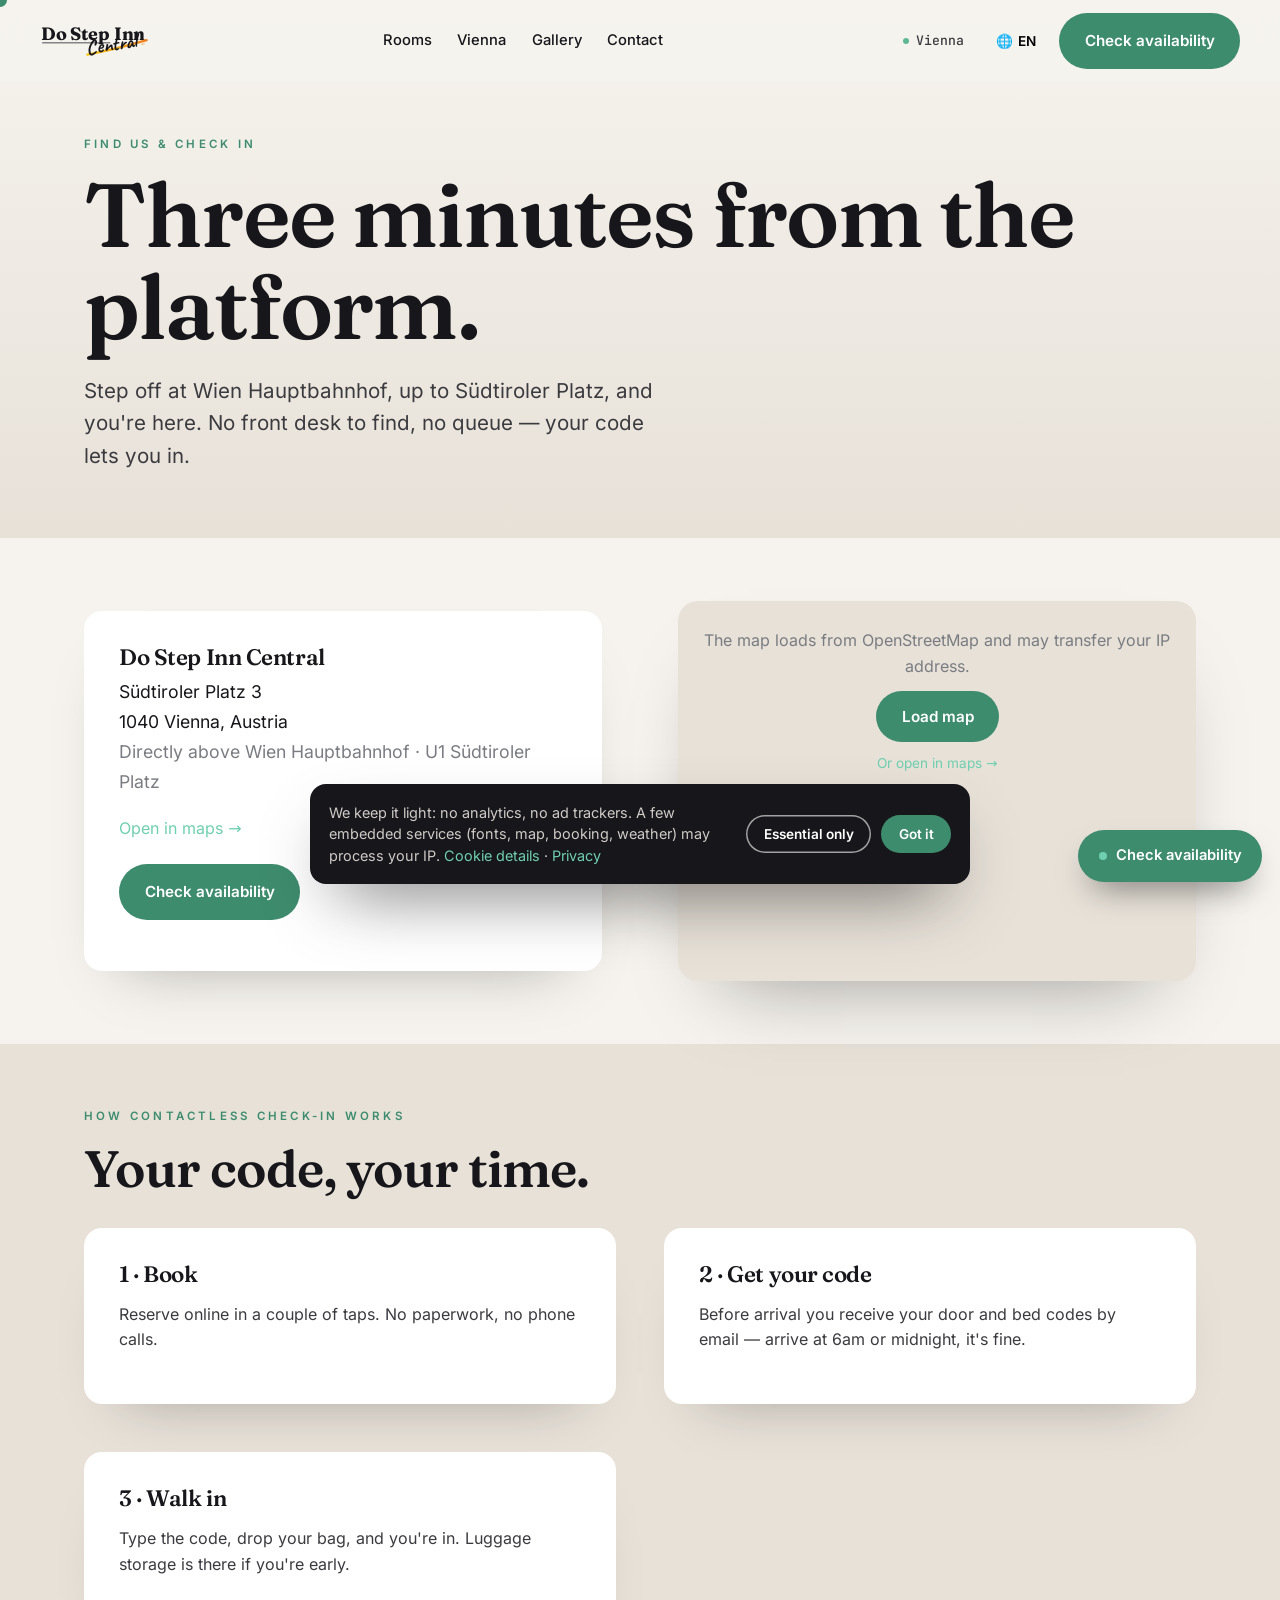
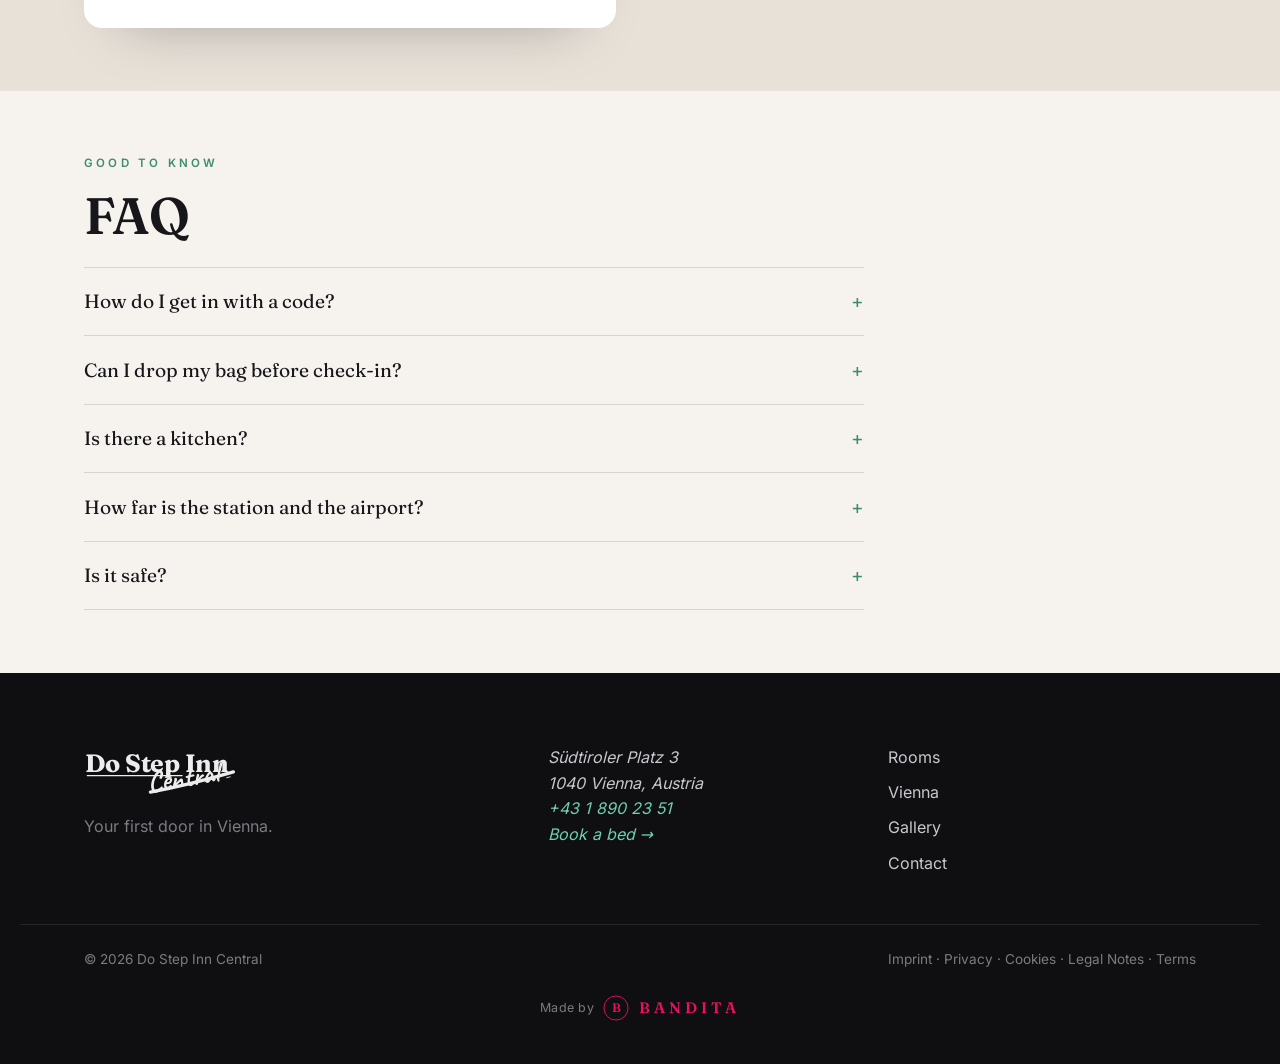
<file: contact.html>
<!DOCTYPE html>
<html lang="en">
<head>
<meta charset="UTF-8" />
<meta name="viewport" content="width=device-width, initial-scale=1, viewport-fit=cover" />
<title>Find us &amp; check-in — Do Step Inn Central, Vienna</title>
<meta name="description" content="Do Step Inn Central, Südtiroler Platz 3, 1040 Vienna — 3 minutes from Wien Hauptbahnhof. How contactless check-in works, FAQ, map and contact." />
<meta name="theme-color" content="#F6F3EE" />
<link rel="canonical" href="https://dostepinncentral.at/contact" />
<meta name="robots" content="index,follow" />
<meta property="og:url" content="https://dostepinncentral.at/contact" />
<meta property="og:image" content="https://dostepinncentral.at/assets/img/door-window.jpg" />
<meta name="twitter:card" content="summary_large_image" />
<meta name="twitter:image" content="https://dostepinncentral.at/assets/img/door-window.jpg" />
<link rel="stylesheet" href="assets/css/fonts.css?v=6" />
<link rel="stylesheet" href="assets/css/style.css?v=6" />
<script type="application/ld+json">
{"@context":"https://schema.org","@type":"Hostel","name":"Do Step Inn Central","address":{"@type":"PostalAddress","streetAddress":"Südtiroler Platz 3","postalCode":"1040","addressLocality":"Vienna","addressCountry":"AT"},"geo":{"@type":"GeoCoordinates","latitude":48.1847,"longitude":16.3756},"url":"https://dostepinncentral.at"}
</script>
</head>
<body class="subpage">
<a data-i18n="skip" class="skip-link" href="#main">Skip to content</a>
<div class="cursor" aria-hidden="true"><span class="cursor__label"></span></div>
<div class="daylight" aria-hidden="true"></div>

<header class="topbar is-visible" id="topbar">
  <a class="topbar__brand" href="index.html" aria-label="Do Step Inn Central — home"><img src="assets/logo/dostepinn-central.svg?v=6" alt="Do Step Inn Central" width="147" height="47" /></a>
  <nav class="topbar__nav" aria-label="Primary">
    <a data-i18n="nav_rooms" href="rooms.html">Rooms</a><a data-i18n="nav_vienna" href="vienna.html">Vienna</a><a data-i18n="nav_gallery" href="gallery.html">Gallery</a><a data-i18n="nav_contact" href="contact.html" aria-current="page">Contact</a>
  </nav>
  <div class="topbar__actions">
    <a class="nav-weather" href="index.html#firstday" aria-label="Live weather in Vienna" title="Live weather in Vienna" data-cursor="link"><span class="nav-weather__dot"></span><span id="nav-temp">Vienna</span></a>
    <div class="lang" role="group" aria-label="Language"><button class="lang__btn" aria-haspopup="listbox" aria-expanded="false" data-cursor="link"><span aria-hidden="true">🌐</span> <span class="lang__code">EN</span></button><ul class="lang__menu" role="listbox" hidden><li role="option" data-lang="en" aria-selected="true">English</li><li role="option" data-lang="de">Deutsch</li><li role="option" data-lang="ko">한국어</li><li role="option" data-lang="ja">日本語</li><li role="option" data-lang="th">ไทย</li><li role="option" data-lang="es">Español</li><li role="option" data-lang="it">Italiano</li></ul></div><a data-i18n="vienna_end_cta1" class="btn btn--book" href="index.html#book" data-cursor="book">Check availability</a>
    <button class="menu-toggle" aria-label="Menu" aria-controls="mobilemenu" aria-expanded="false"><span></span></button>
  </div>
</header>

<nav class="mobilemenu" id="mobilemenu" aria-label="Mobile navigation" hidden>
  <a data-i18n="nav_rooms" href="rooms.html">Rooms</a><a data-i18n="nav_vienna" href="vienna.html">Vienna</a><a data-i18n="nav_gallery" href="gallery.html">Gallery</a><a data-i18n="nav_contact" href="contact.html">Contact</a>
  <a data-i18n="vienna_end_cta1" href="index.html#book" class="mm-book">Check availability</a>
  <a data-i18n="cta_call" href="tel:+4318902351" class="mm-call" data-cursor="link">📞 Call +43 1 890 23 51</a>
</nav>

<main id="main">
  <section class="page-hero">
    <div class="wrap">
      <p data-i18n="contact_title_kicker" class="kicker">Find us &amp; check in</p>
      <h1 data-i18n="contact_title_h" class="display">Three minutes from the platform.</h1>
      <p data-i18n="contact_title_lede" class="lede">Step off at Wien Hauptbahnhof, up to Südtiroler Platz, and you're here. No front desk to find, no queue — your code lets you in.</p>
    </div>
  </section>

  <section class="page-section">
    <div class="wrap grid-2">
      <div class="info-card">
        <h3 data-i18n="contact_info_h">Do Step Inn Central</h3>
        <address style="font-style:normal;font-size:1.1rem;line-height:1.7">
          Südtiroler Platz 3<br />1040 Vienna, Austria<br />
          <span data-i18n="contact_info_sub" class="muted">Directly above Wien Hauptbahnhof · U1 Südtiroler Platz</span>
        </address>
        <p style="margin-top:1.2rem"><a data-i18n="contact_openmaps" class="link" href="https://www.openstreetmap.org/?mlat=48.1847&mlon=16.3756#map=17/48.1847/16.3756" target="_blank" rel="noopener">Open in maps →</a></p>
        <p style="margin-top:1.4rem"><a data-i18n="vienna_end_cta1" class="btn btn--primary" href="index.html#book" data-cursor="book">Check availability</a></p>
      </div>
      <div class="map-embed" data-map-src="https://www.openstreetmap.org/export/embed.html?bbox=16.3676%2C48.1802%2C16.3836%2C48.1892&amp;layer=mapnik&amp;marker=48.1847%2C16.3756">
        <div class="embed-gate">
          <p data-i18n="contact_map_muted" class="muted">The map loads from OpenStreetMap and may transfer your IP address.</p>
          <button data-i18n="contact_map_btn" class="btn btn--primary" type="button" data-load-map data-cursor="link">Load map</button>
          <p class="muted" style="font-size:.85rem"><a data-i18n="contact_map_fallback" class="link" href="https://www.openstreetmap.org/?mlat=48.1847&amp;mlon=16.3756#map=17/48.1847/16.3756" target="_blank" rel="noopener">Or open in maps →</a></p>
        </div>
      </div>
    </div>
  </section>

  <section class="page-section" style="background:var(--concrete)">
    <div class="wrap">
      <p data-i18n="contact_how_kicker" class="kicker">How contactless check-in works</p>
      <h2 data-i18n="contact_how_h" class="display" style="font-size:clamp(2rem,4.5vw,3.2rem);max-width:16ch">Your code, your time.</h2>
      <div class="info-grid" style="margin-top:2rem">
        <div class="info-card"><h3 data-i18n="contact_how_1h">1 · Book</h3><p data-i18n="contact_how_1p">Reserve online in a couple of taps. No paperwork, no phone calls.</p></div>
        <div class="info-card"><h3 data-i18n="contact_how_2h">2 · Get your code</h3><p data-i18n="contact_how_2p">Before arrival you receive your door and bed codes by email — arrive at 6am or midnight, it's fine.</p></div>
        <div class="info-card"><h3 data-i18n="contact_how_3h">3 · Walk in</h3><p data-i18n="contact_how_3p">Type the code, drop your bag, and you're in. Luggage storage is there if you're early.</p></div>
      </div>
    </div>
  </section>

  <section class="page-section">
    <div class="wrap">
      <p data-i18n="contact_faq_kicker" class="kicker">Good to know</p>
      <h2 data-i18n="contact_faq_h" class="display" style="font-size:clamp(2rem,4.5vw,3.2rem);margin-bottom:1.5rem">FAQ</h2>
      <div class="faq">
        <details><summary data-i18n="contact_faq_q1">How do I get in with a code?</summary><p data-i18n="contact_faq_a1">After booking you'll receive door and bed codes by email. There's no reception desk to queue at — you can arrive any time, day or night.</p></details>
        <details><summary data-i18n="contact_faq_q2">Can I drop my bag before check-in?</summary><p data-i18n="contact_faq_a2">Yes. Luggage storage is available, so you can explore Vienna the moment you arrive and grab your bag after check-out too.</p></details>
        <details><summary data-i18n="contact_faq_q3">Is there a kitchen?</summary><p data-i18n="contact_faq_a3">Yes — a fully equipped self-catering kitchen with a big fridge. Cook together; it's the social heart of the place.</p></details>
        <details><summary data-i18n="contact_faq_q4">How far is the station and the airport?</summary><p data-i18n="contact_faq_a4">Wien Hauptbahnhof is a 3-minute walk (you're directly above it). The airport is about 15 minutes by train (CAT/S7) from the same station.</p></details>
        <details><summary data-i18n="contact_faq_q5">Is it safe?</summary><p data-i18n="contact_faq_a5">Full-day security, lockable pods with private keypad codes, and secure entry. Guests consistently rate the location and cleanliness highly.</p></details>
      </div>
    </div>
  </section>
</main>

<footer class="footer">
  <div class="wrap footer__grid">
    <div class="footer__brand"><img src="assets/logo/dostepinn-central.svg?v=6" alt="Do Step Inn Central" width="180" height="57" /><p data-i18n="foot_tagline" class="muted">Your first door in Vienna.</p></div>
    <address class="footer__contact">Südtiroler Platz 3<br />1040 Vienna, Austria<br /><a class="link" href="tel:+4318902351">+43 1 890 23 51</a><br /><a data-i18n="cta_bookbed" class="link" href="index.html#book">Book a bed →</a></address>
    <nav class="footer__nav" aria-label="Footer"><a data-i18n="nav_rooms" href="rooms.html">Rooms</a><a data-i18n="nav_vienna" href="vienna.html">Vienna</a><a data-i18n="nav_gallery" href="gallery.html">Gallery</a><a data-i18n="nav_contact" href="contact.html">Contact</a></nav>
  </div>
  <div class="wrap footer__legal muted"><span>© <span id="year">2026</span> Do Step Inn Central</span><span><a data-i18n="foot_imprint" href="imprint.html">Imprint</a> · <a data-i18n="foot_privacy" href="privacy.html">Privacy</a> · <a data-i18n="foot_cookies" href="cookies.html">Cookies</a> · <a data-i18n="foot_legalnotes" href="legal-notes.html">Legal Notes</a> · <a data-i18n="foot_terms" href="terms.html">Terms</a></span></div>
  <a class="made-by" href="https://bandita-pink.vercel.app" target="_blank" rel="noopener" aria-label="Made by Bandita — Marketing Agency" data-cursor="link">
    <span data-i18n="foot_madeby" class="made-by__label">Made by</span>
    <span class="made-by__mark" aria-hidden="true"><svg viewBox="0 0 40 40" width="26" height="26"><circle cx="20" cy="20" r="18.6" fill="none" stroke="currentColor" stroke-width="1.4"/><text x="20" y="26.5" text-anchor="middle" font-family="Fraunces,Georgia,serif" font-size="19" font-weight="600" fill="currentColor">B</text></svg></span>
    <span class="made-by__name">BANDITA</span>
  </a>
</footer>

<a class="pill is-visible" href="index.html#book" data-cursor="book" aria-label="Check availability"><span class="pill__dot"></span> <span data-i18n="cta_check">Check availability</span></a>
<script src="assets/js/i18n.js?v=6" defer></script>
<script src="assets/js/main.js?v=6" defer></script>
</body>
</html>
</file>
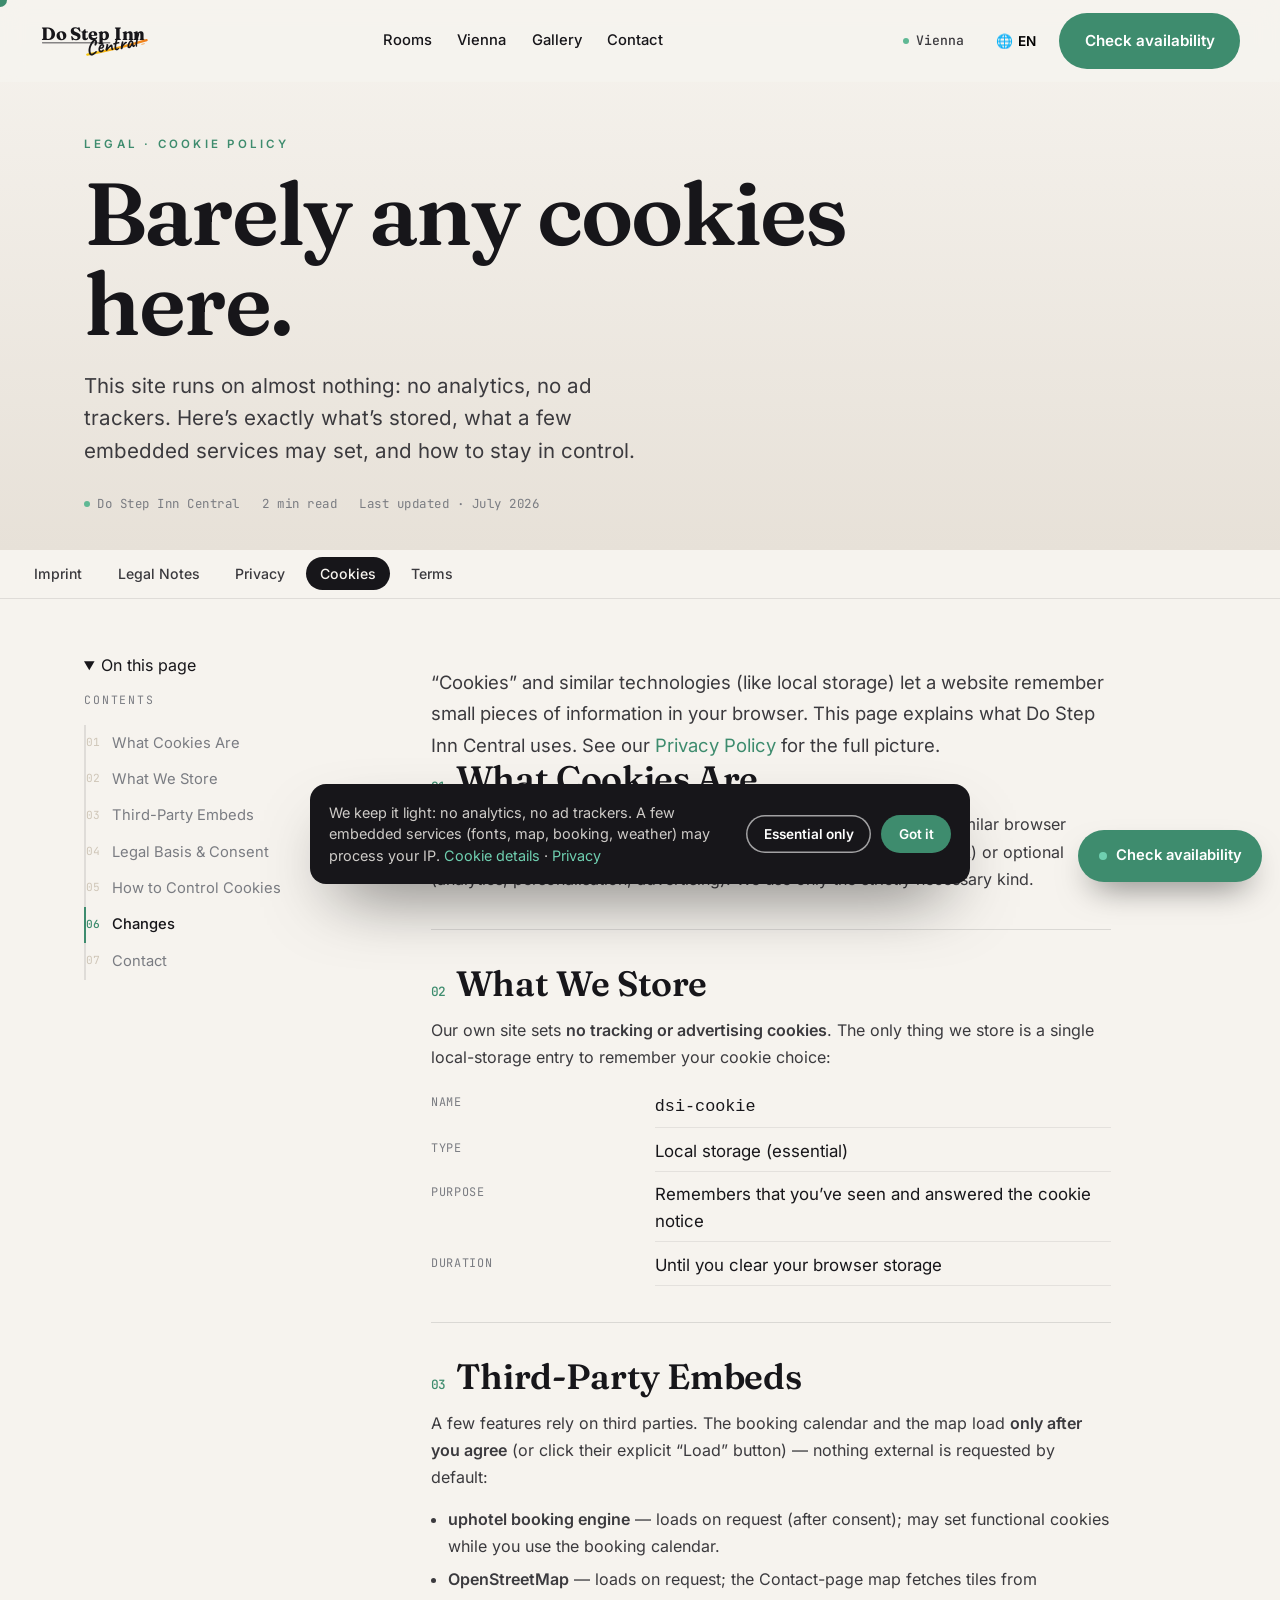
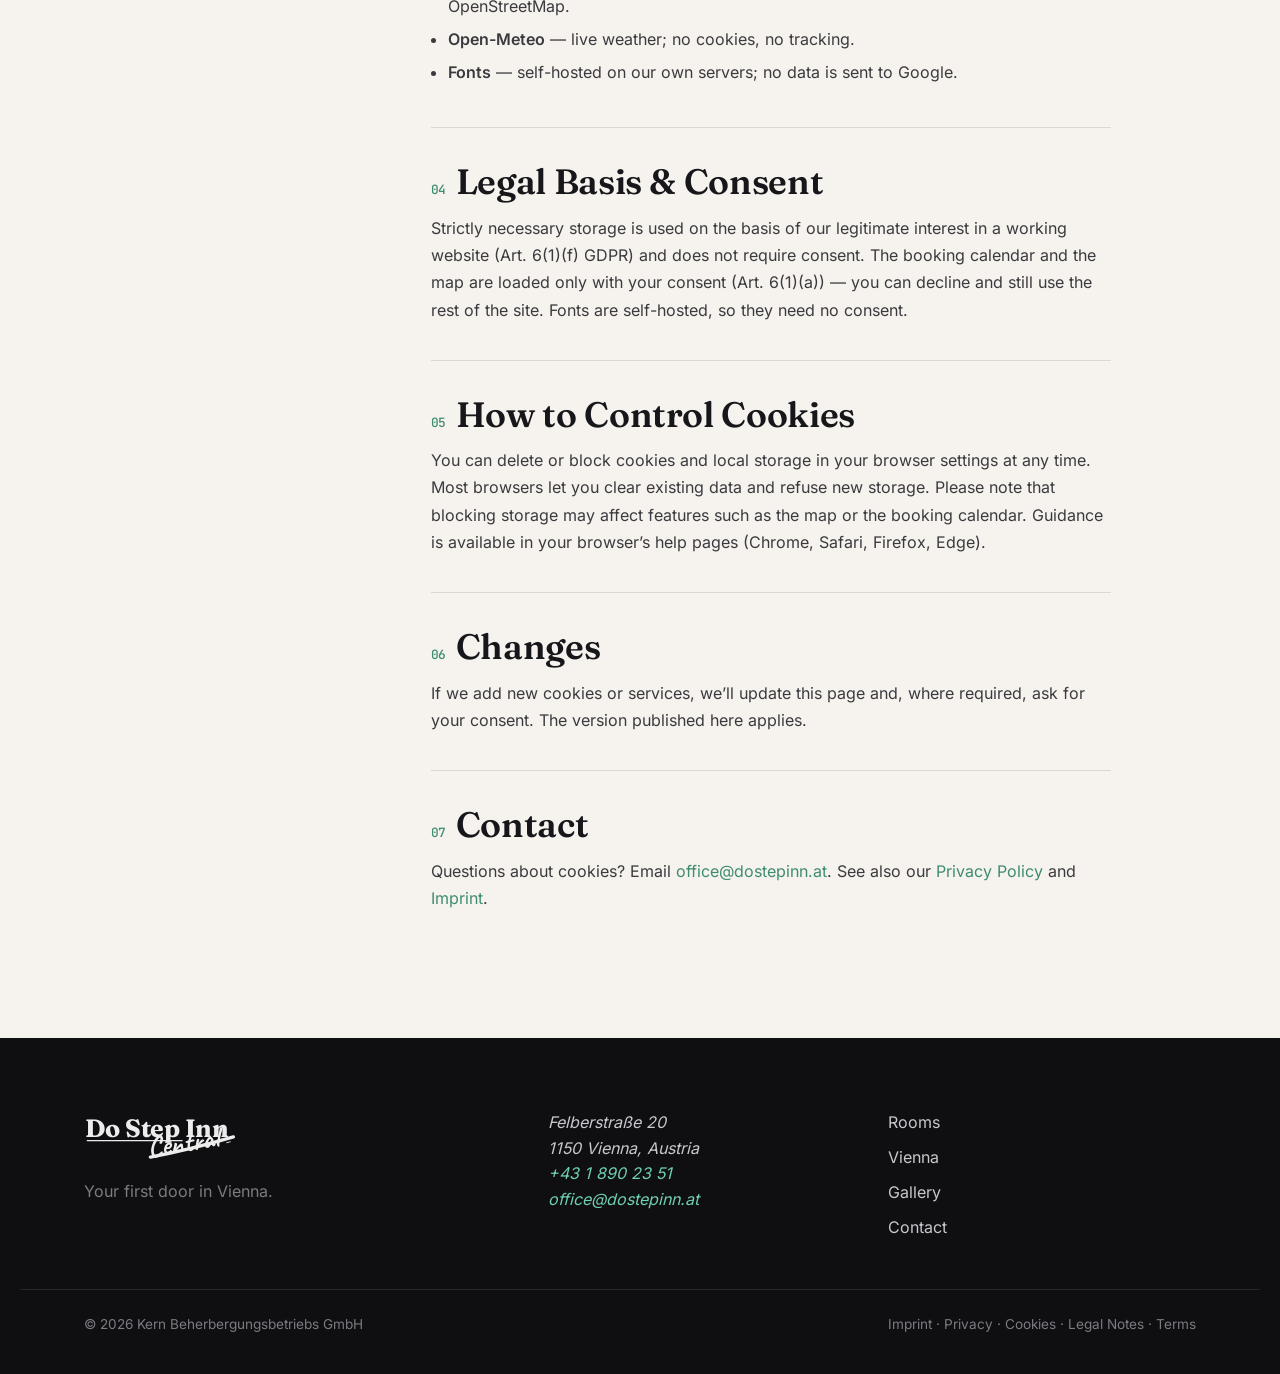
<file: cookies.html>
<!DOCTYPE html>
<html lang="en">
<head>
<meta charset="UTF-8" />
<meta name="viewport" content="width=device-width, initial-scale=1, viewport-fit=cover" />
<title>Cookie Policy — Do Step Inn Central</title>
<meta name="description" content="Cookie policy for Do Step Inn Central: what cookies and local storage we use (essential only), which third-party embeds may set them, and how to control them." />
<meta name="robots" content="index,follow" />
<meta name="theme-color" content="#F6F3EE" />
<link rel="canonical" href="https://dostepinncentral.at/cookies" />
<meta property="og:url" content="https://dostepinncentral.at/cookies" />
<meta property="og:image" content="https://dostepinncentral.at/assets/img/door-window.jpg" />
<meta name="twitter:card" content="summary_large_image" />
<meta name="twitter:image" content="https://dostepinncentral.at/assets/img/door-window.jpg" />
<meta property="og:title" content="Cookie Policy — Do Step Inn Central" />
<meta property="og:description" content="How Do Step Inn Central uses cookies and local storage." />
<link rel="stylesheet" href="assets/css/fonts.css?v=6" />
<link rel="stylesheet" href="assets/css/style.css?v=6" />
</head>
<body class="subpage legal">
<a data-i18n="skip" class="skip-link" href="#main">Skip to content</a>
<div class="cursor" aria-hidden="true"><span class="cursor__label"></span></div>
<div class="daylight" aria-hidden="true"></div>

<header class="topbar is-visible" id="topbar">
  <a class="topbar__brand" href="index.html" aria-label="Do Step Inn Central — home"><img src="assets/logo/dostepinn-central.svg?v=6" alt="Do Step Inn Central" width="147" height="47" /></a>
  <nav class="topbar__nav" aria-label="Primary"><a data-i18n="nav_rooms" href="rooms.html">Rooms</a><a data-i18n="nav_vienna" href="vienna.html">Vienna</a><a data-i18n="nav_gallery" href="gallery.html">Gallery</a><a data-i18n="nav_contact" href="contact.html">Contact</a></nav>
  <div class="topbar__actions">
    <a class="nav-weather" href="index.html#firstday" aria-label="Live weather in Vienna" title="Live weather in Vienna" data-cursor="link"><span class="nav-weather__dot"></span><span id="nav-temp">Vienna</span></a>
    <div class="lang" role="group" aria-label="Language"><button class="lang__btn" aria-haspopup="listbox" aria-expanded="false" data-cursor="link"><span aria-hidden="true">🌐</span> <span class="lang__code">EN</span></button><ul class="lang__menu" role="listbox" hidden><li role="option" data-lang="en" aria-selected="true">English</li><li role="option" data-lang="de">Deutsch</li><li role="option" data-lang="ko">한국어</li><li role="option" data-lang="ja">日本語</li><li role="option" data-lang="th">ไทย</li><li role="option" data-lang="es">Español</li><li role="option" data-lang="it">Italiano</li></ul></div><a data-i18n="vienna_end_cta1" class="btn btn--book" href="index.html#book" data-cursor="book">Check availability</a>
    <button class="menu-toggle" aria-label="Menu" aria-controls="mobilemenu" aria-expanded="false"><span></span></button>
  </div>
</header>
<nav class="mobilemenu" id="mobilemenu" aria-label="Mobile navigation" hidden>
  <a data-i18n="nav_rooms" href="rooms.html">Rooms</a><a data-i18n="nav_vienna" href="vienna.html">Vienna</a><a data-i18n="nav_gallery" href="gallery.html">Gallery</a><a data-i18n="nav_contact" href="contact.html">Contact</a>
  <a data-i18n="vienna_end_cta1" href="index.html#book" class="mm-book">Check availability</a>
  <a data-i18n="cta_call" href="tel:+4318902351" class="mm-call" data-cursor="link">📞 Call +43 1 890 23 51</a>
</nav>

<main id="main">
  <section class="legal-hero">
    <div class="wrap">
      <p class="kicker">Legal · Cookie Policy</p>
      <h1>Barely any cookies here.</h1>
      <p class="lede">This site runs on almost nothing: no analytics, no ad trackers. Here’s exactly what’s stored, what a few embedded services may set, and how to stay in control.</p>
      <div class="legal-meta">
        <span><span class="dot"></span> Do Step Inn Central</span>
        <span id="reading-time">3 min read</span>
        <span>Last updated · July 2026</span>
      </div>
    </div>
  </section>

  <nav class="legal-subnav" aria-label="Legal">
    <ul class="wrap" style="padding-left:0;padding-right:0">
      <li><a data-i18n="foot_imprint" href="imprint.html">Imprint</a></li>
      <li><a data-i18n="foot_legalnotes" href="legal-notes.html">Legal Notes</a></li>
      <li><a data-i18n="foot_privacy" href="privacy.html">Privacy</a></li>
      <li><a data-i18n="foot_cookies" href="cookies.html" aria-current="page">Cookies</a></li>
      <li><a data-i18n="foot_terms" href="terms.html">Terms</a></li>
    </ul>
  </nav>

  <div class="wrap">
    <div class="legal-layout">
      <aside class="legal-toc" aria-label="On this page">
        <details open>
          <summary>On this page</summary>
          <p class="legal-toc__label" style="margin-top:.8rem">Contents</p>
          <ol>
            <li><a href="#what">What Cookies Are</a></li>
            <li><a href="#ours">What We Store</a></li>
            <li><a href="#thirdparty">Third-Party Embeds</a></li>
            <li><a href="#legal">Legal Basis &amp; Consent</a></li>
            <li><a href="#control">How to Control Cookies</a></li>
            <li><a href="#changes">Changes</a></li>
            <li><a data-i18n="nav_contact" href="#contact">Contact</a></li>
          </ol>
        </details>
      </aside>

      <article class="legal-content">
        <p>“Cookies” and similar technologies (like local storage) let a website remember small pieces of information in your browser. This page explains what Do Step Inn Central uses. See our <a href="privacy.html">Privacy Policy</a> for the full picture.</p>

        <section class="legal-section"><h2 id="what"><span class="num">01</span> What Cookies Are <button class="copylink" data-anchor="what" aria-label="Copy link to section" title="Copy link">#</button></h2>
          <p>Cookies are small text files stored on your device; local storage is a similar browser mechanism. They can be strictly necessary (needed for the site to work) or optional (analytics, personalisation, advertising). We use only the strictly necessary kind.</p></section>

        <section class="legal-section"><h2 id="ours"><span class="num">02</span> What We Store <button class="copylink" data-anchor="ours" aria-label="Copy link to section" title="Copy link">#</button></h2>
          <p>Our own site sets <strong>no tracking or advertising cookies</strong>. The only thing we store is a single local-storage entry to remember your cookie choice:</p>
          <dl class="legal-dl">
            <dt>Name</dt><dd><code>dsi-cookie</code></dd>
            <dt>Type</dt><dd>Local storage (essential)</dd>
            <dt>Purpose</dt><dd>Remembers that you’ve seen and answered the cookie notice</dd>
            <dt>Duration</dt><dd>Until you clear your browser storage</dd>
          </dl></section>

        <section class="legal-section"><h2 id="thirdparty"><span class="num">03</span> Third-Party Embeds <button class="copylink" data-anchor="thirdparty" aria-label="Copy link to section" title="Copy link">#</button></h2>
          <p>A few features rely on third parties. The booking calendar and the map load <strong>only after you agree</strong> (or click their explicit “Load” button) — nothing external is requested by default:</p>
          <ul>
            <li><strong>uphotel booking engine</strong> — loads on request (after consent); may set functional cookies while you use the booking calendar.</li>
            <li><strong>OpenStreetMap</strong> — loads on request; the Contact-page map fetches tiles from OpenStreetMap.</li>
            <li><strong>Open-Meteo</strong> — live weather; no cookies, no tracking.</li>
            <li><strong>Fonts</strong> — self-hosted on our own servers; no data is sent to Google.</li>
          </ul></section>

        <section class="legal-section"><h2 id="legal"><span class="num">04</span> Legal Basis &amp; Consent <button class="copylink" data-anchor="legal" aria-label="Copy link to section" title="Copy link">#</button></h2>
          <p>Strictly necessary storage is used on the basis of our legitimate interest in a working website (Art. 6(1)(f) GDPR) and does not require consent. The booking calendar and the map are loaded only with your consent (Art. 6(1)(a)) — you can decline and still use the rest of the site. Fonts are self-hosted, so they need no consent.</p></section>

        <section class="legal-section"><h2 id="control"><span class="num">05</span> How to Control Cookies <button class="copylink" data-anchor="control" aria-label="Copy link to section" title="Copy link">#</button></h2>
          <p>You can delete or block cookies and local storage in your browser settings at any time. Most browsers let you clear existing data and refuse new storage. Please note that blocking storage may affect features such as the map or the booking calendar. Guidance is available in your browser’s help pages (Chrome, Safari, Firefox, Edge).</p></section>

        <section class="legal-section"><h2 id="changes"><span class="num">06</span> Changes <button class="copylink" data-anchor="changes" aria-label="Copy link to section" title="Copy link">#</button></h2>
          <p>If we add new cookies or services, we’ll update this page and, where required, ask for your consent. The version published here applies.</p></section>

        <section class="legal-section"><h2 id="contact"><span class="num">07</span> Contact <button class="copylink" data-anchor="contact" aria-label="Copy link to section" title="Copy link">#</button></h2>
          <p>Questions about cookies? Email <a href="mailto:office@dostepinn.at">office@dostepinn.at</a>. See also our <a href="privacy.html">Privacy Policy</a> and <a data-i18n="foot_imprint" href="imprint.html">Imprint</a>.</p></section>
      </article>
    </div>
  </div>
</main>

<button class="to-top" aria-label="Back to top" title="Back to top">↑</button>

<footer class="footer">
  <div class="wrap footer__grid">
    <div class="footer__brand"><img src="assets/logo/dostepinn-central.svg?v=6" alt="Do Step Inn Central" width="180" height="57" /><p data-i18n="foot_tagline" class="muted">Your first door in Vienna.</p></div>
    <address class="footer__contact">Felberstraße 20<br />1150 Vienna, Austria<br /><a class="link" href="tel:+4318902351">+43 1 890 23 51</a><br /><a class="link" href="mailto:office@dostepinn.at">office@dostepinn.at</a></address>
    <nav class="footer__nav" aria-label="Footer"><a data-i18n="nav_rooms" href="rooms.html">Rooms</a><a data-i18n="nav_vienna" href="vienna.html">Vienna</a><a data-i18n="nav_gallery" href="gallery.html">Gallery</a><a data-i18n="nav_contact" href="contact.html">Contact</a></nav>
  </div>
  <div class="wrap footer__legal muted">
    <span>© <span id="year">2026</span> Kern Beherbergungsbetriebs GmbH</span>
    <span><a data-i18n="foot_imprint" href="imprint.html">Imprint</a> · <a data-i18n="foot_privacy" href="privacy.html">Privacy</a> · <a data-i18n="foot_cookies" href="cookies.html">Cookies</a> · <a data-i18n="foot_legalnotes" href="legal-notes.html">Legal Notes</a> · <a data-i18n="foot_terms" href="terms.html">Terms</a></span>
  </div>
</footer>

<a class="pill is-visible" href="index.html#book" data-cursor="book" aria-label="Check availability"><span class="pill__dot"></span> <span data-i18n="cta_check">Check availability</span></a>
<script src="assets/js/i18n.js?v=6" defer></script>
<script src="assets/js/main.js?v=6" defer></script>
</body>
</html>
</file>
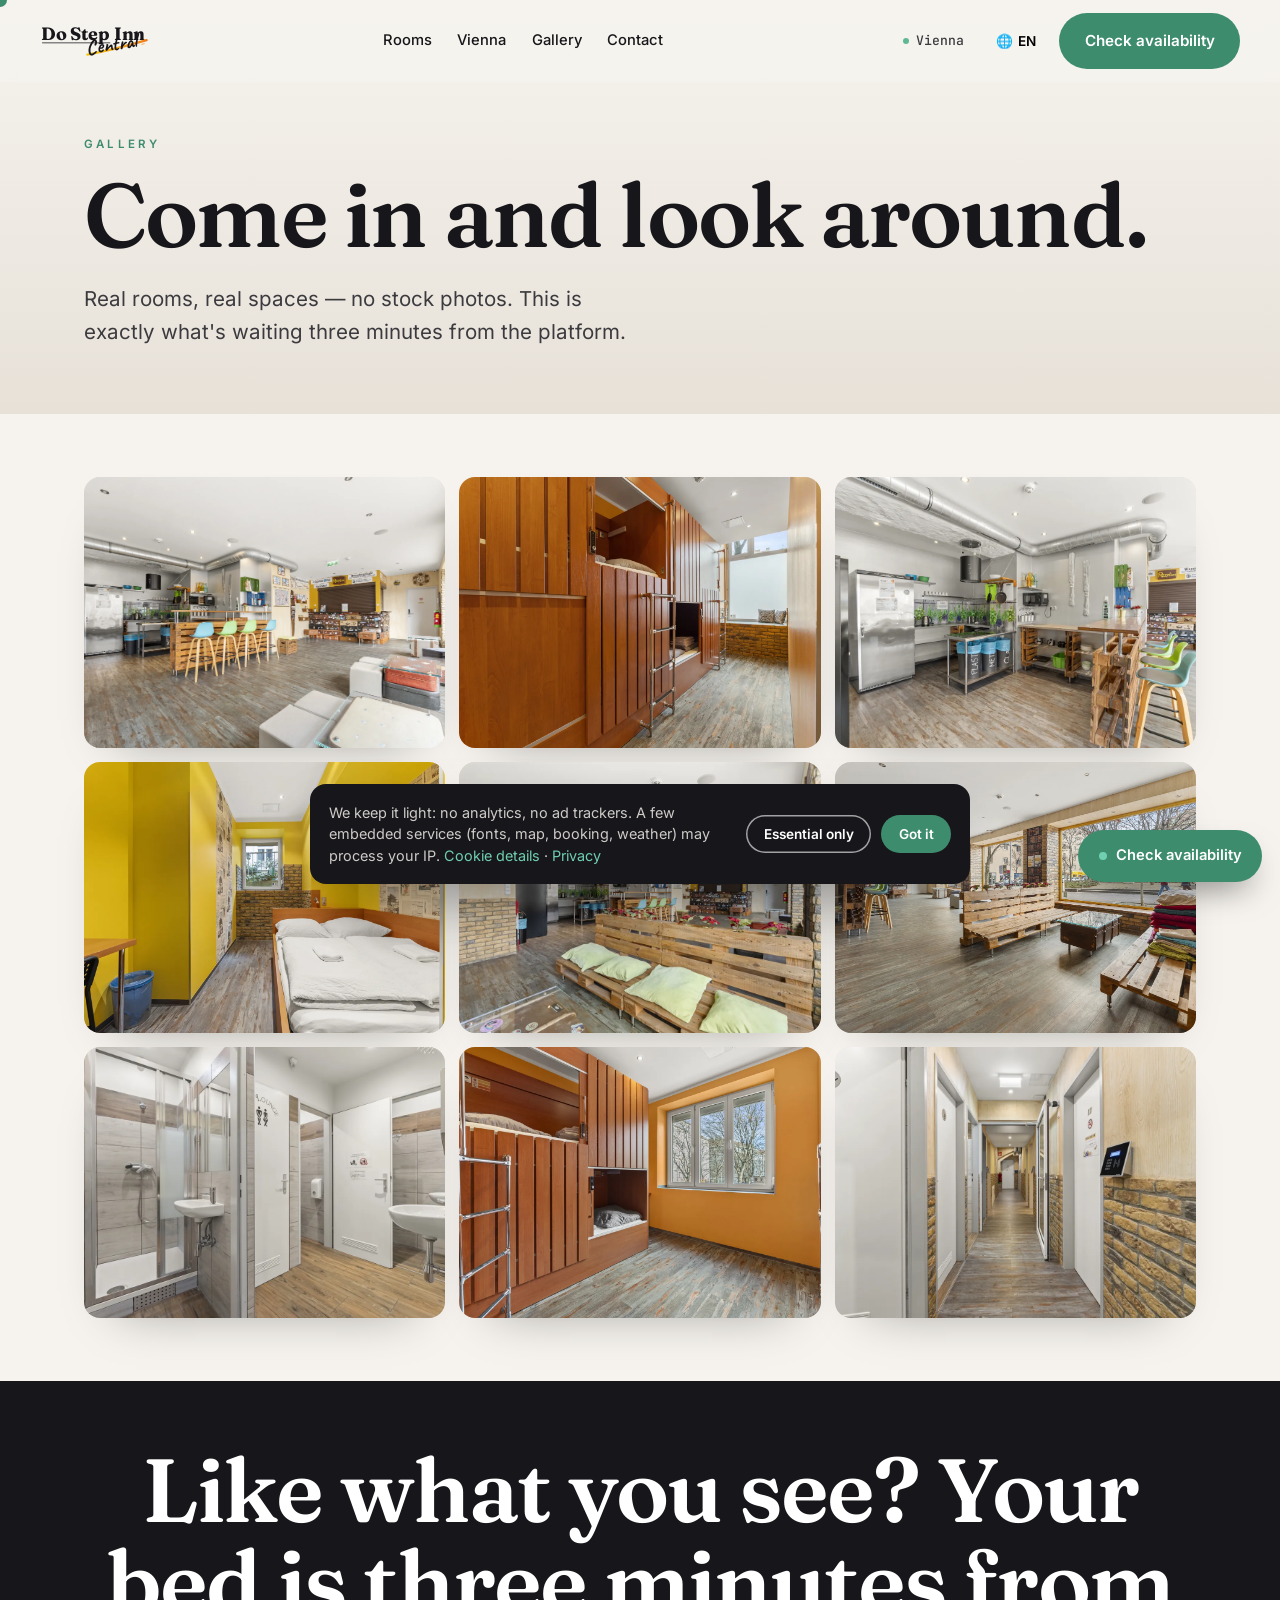
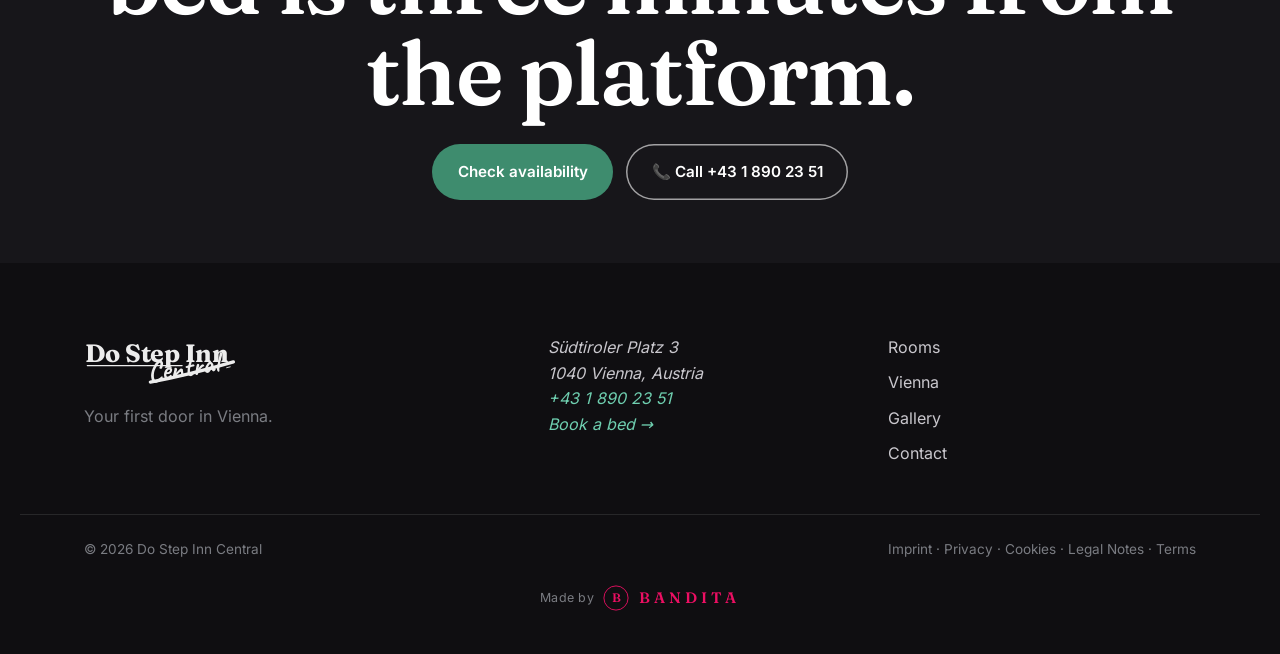
<file: gallery.html>
<!DOCTYPE html>
<html lang="en">
<head>
<meta charset="UTF-8" />
<meta name="viewport" content="width=device-width, initial-scale=1, viewport-fit=cover" />
<title>Gallery — Do Step Inn Central, Vienna</title>
<meta name="description" content="Inside Do Step Inn Central: pod dorms, private rooms, the self-catering kitchen, lounge and the view onto Südtiroler Platz." />
<meta name="theme-color" content="#F6F3EE" />
<link rel="canonical" href="https://dostepinncentral.at/gallery" />
<meta name="robots" content="index,follow" />
<meta property="og:url" content="https://dostepinncentral.at/gallery" />
<meta property="og:image" content="https://dostepinncentral.at/assets/img/door-window.jpg" />
<meta name="twitter:card" content="summary_large_image" />
<meta name="twitter:image" content="https://dostepinncentral.at/assets/img/door-window.jpg" />
<link rel="stylesheet" href="assets/css/fonts.css?v=6" />
<link rel="stylesheet" href="assets/css/style.css?v=6" />
</head>
<body class="subpage">
<a data-i18n="skip" class="skip-link" href="#main">Skip to content</a>
<div class="cursor" aria-hidden="true"><span class="cursor__label"></span></div>
<div class="daylight" aria-hidden="true"></div>

<header class="topbar is-visible" id="topbar">
  <a class="topbar__brand" href="index.html" aria-label="Do Step Inn Central — home"><img src="assets/logo/dostepinn-central.svg?v=6" alt="Do Step Inn Central" width="147" height="47" /></a>
  <nav class="topbar__nav" aria-label="Primary">
    <a data-i18n="nav_rooms" href="rooms.html">Rooms</a><a data-i18n="nav_vienna" href="vienna.html">Vienna</a><a data-i18n="nav_gallery" href="gallery.html" aria-current="page">Gallery</a><a data-i18n="nav_contact" href="contact.html">Contact</a>
  </nav>
  <div class="topbar__actions">
    <a class="nav-weather" href="index.html#firstday" aria-label="Live weather in Vienna" title="Live weather in Vienna" data-cursor="link"><span class="nav-weather__dot"></span><span id="nav-temp">Vienna</span></a>
    <div class="lang" role="group" aria-label="Language"><button class="lang__btn" aria-haspopup="listbox" aria-expanded="false" data-cursor="link"><span aria-hidden="true">🌐</span> <span class="lang__code">EN</span></button><ul class="lang__menu" role="listbox" hidden><li role="option" data-lang="en" aria-selected="true">English</li><li role="option" data-lang="de">Deutsch</li><li role="option" data-lang="ko">한국어</li><li role="option" data-lang="ja">日本語</li><li role="option" data-lang="th">ไทย</li><li role="option" data-lang="es">Español</li><li role="option" data-lang="it">Italiano</li></ul></div><a data-i18n="vienna_end_cta1" class="btn btn--book" href="index.html#book" data-cursor="book">Check availability</a>
    <button class="menu-toggle" aria-label="Menu" aria-controls="mobilemenu" aria-expanded="false"><span></span></button>
  </div>
</header>

<nav class="mobilemenu" id="mobilemenu" aria-label="Mobile navigation" hidden>
  <a data-i18n="nav_rooms" href="rooms.html">Rooms</a><a data-i18n="nav_vienna" href="vienna.html">Vienna</a><a data-i18n="nav_gallery" href="gallery.html">Gallery</a><a data-i18n="nav_contact" href="contact.html">Contact</a>
  <a data-i18n="vienna_end_cta1" href="index.html#book" class="mm-book">Check availability</a>
  <a data-i18n="cta_call" href="tel:+4318902351" class="mm-call" data-cursor="link">📞 Call +43 1 890 23 51</a>
</nav>

<main id="main">
  <section class="page-hero">
    <div class="wrap">
      <p data-i18n="nav_gallery" class="kicker">Gallery</p>
      <h1 data-i18n="gallery_title_h" class="display">Come in and look around.</h1>
      <p data-i18n="gallery_title_lede" class="lede">Real rooms, real spaces — no stock photos. This is exactly what's waiting three minutes from the platform.</p>
    </div>
  </section>

  <section class="page-section">
    <div class="wrap">
      <div class="gallery">
        <figure data-cursor="view"><picture><source type="image/webp" srcset="assets/img/community.webp" /><img src="assets/img/community.jpg" alt="Suitcase reception desk and self-catering kitchen bar" loading="lazy" width="1800" height="1350" /></picture></figure>
        <figure data-cursor="view"><picture><source type="image/webp" srcset="assets/img/room-pod.webp" /><img src="assets/img/room-pod.jpg" alt="Wooden pod beds with keypad locks" loading="lazy" width="1200" height="900" /></picture></figure>
        <figure data-cursor="view"><picture><source type="image/webp" srcset="assets/img/kitchen.webp" /><img src="assets/img/kitchen.jpg" alt="Communal self-catering kitchen with herb-print wall" loading="lazy" width="1000" height="750" /></picture></figure>
        <figure data-cursor="view"><picture><source type="image/webp" srcset="assets/img/room-private.webp" /><img src="assets/img/room-private.jpg" alt="Private room with double bed and desk" loading="lazy" width="1200" height="900" /></picture></figure>
        <figure data-cursor="view"><picture><source type="image/webp" srcset="assets/img/lounge.webp" /><img src="assets/img/lounge.jpg" alt="Pallet-wood lounge with cushions" loading="lazy" width="1000" height="750" /></picture></figure>
        <figure data-cursor="view"><picture><source type="image/webp" srcset="assets/img/door-window.webp" /><img src="assets/img/door-window.jpg" alt="Lounge window onto Südtiroler Platz" loading="lazy" width="1300" height="975" /></picture></figure>
        <figure data-cursor="view"><picture><source type="image/webp" srcset="assets/img/bathroom.webp" /><img src="assets/img/bathroom.jpg" alt="Clean modern shared bathroom" loading="lazy" width="1000" height="750" /></picture></figure>
        <figure data-cursor="view"><picture><source type="image/webp" srcset="assets/img/why-proof.webp" /><img src="assets/img/why-proof.jpg" alt="Bright, tidy pod dorm with a window onto the street" loading="lazy" width="1200" height="900" /></picture></figure>
        <figure data-cursor="view"><picture><source type="image/webp" srcset="assets/img/checkin.webp" /><img src="assets/img/checkin.jpg" alt="Corridor with keypad-locked room doors" loading="lazy" width="1000" height="750" /></picture></figure>
      </div>
    </div>
  </section>

  <section class="page-section" style="background:var(--ink);color:var(--soft-white);text-align:center">
    <div class="wrap">
      <h2 data-i18n="gallery_end_h" class="display" style="color:#fff;max-width:18ch;margin:0 auto 1.6rem">Like what you see? Your bed is three minutes from the platform.</h2>
      <div class="cta-duo"><a data-i18n="vienna_end_cta1" class="btn btn--primary" href="index.html#book" data-cursor="book">Check availability</a><a data-i18n="cta_call" class="btn btn--ghost" href="tel:+4318902351" data-cursor="link">📞 Call +43 1 890 23 51</a></div>
    </div>
  </section>
</main>

<footer class="footer">
  <div class="wrap footer__grid">
    <div class="footer__brand"><img src="assets/logo/dostepinn-central.svg?v=6" alt="Do Step Inn Central" width="180" height="57" /><p data-i18n="foot_tagline" class="muted">Your first door in Vienna.</p></div>
    <address class="footer__contact">Südtiroler Platz 3<br />1040 Vienna, Austria<br /><a class="link" href="tel:+4318902351">+43 1 890 23 51</a><br /><a data-i18n="cta_bookbed" class="link" href="index.html#book">Book a bed →</a></address>
    <nav class="footer__nav" aria-label="Footer"><a data-i18n="nav_rooms" href="rooms.html">Rooms</a><a data-i18n="nav_vienna" href="vienna.html">Vienna</a><a data-i18n="nav_gallery" href="gallery.html">Gallery</a><a data-i18n="nav_contact" href="contact.html">Contact</a></nav>
  </div>
  <div class="wrap footer__legal muted"><span>© <span id="year">2026</span> Do Step Inn Central</span><span><a data-i18n="foot_imprint" href="imprint.html">Imprint</a> · <a data-i18n="foot_privacy" href="privacy.html">Privacy</a> · <a data-i18n="foot_cookies" href="cookies.html">Cookies</a> · <a data-i18n="foot_legalnotes" href="legal-notes.html">Legal Notes</a> · <a data-i18n="foot_terms" href="terms.html">Terms</a></span></div>
  <a class="made-by" href="https://bandita-pink.vercel.app" target="_blank" rel="noopener" aria-label="Made by Bandita — Marketing Agency" data-cursor="link">
    <span data-i18n="foot_madeby" class="made-by__label">Made by</span>
    <span class="made-by__mark" aria-hidden="true"><svg viewBox="0 0 40 40" width="26" height="26"><circle cx="20" cy="20" r="18.6" fill="none" stroke="currentColor" stroke-width="1.4"/><text x="20" y="26.5" text-anchor="middle" font-family="Fraunces,Georgia,serif" font-size="19" font-weight="600" fill="currentColor">B</text></svg></span>
    <span class="made-by__name">BANDITA</span>
  </a>
</footer>

<a class="pill is-visible" href="index.html#book" data-cursor="book" aria-label="Check availability"><span class="pill__dot"></span> <span data-i18n="cta_check">Check availability</span></a>
<script src="assets/js/i18n.js?v=6" defer></script>
<script src="assets/js/main.js?v=6" defer></script>
</body>
</html>
</file>
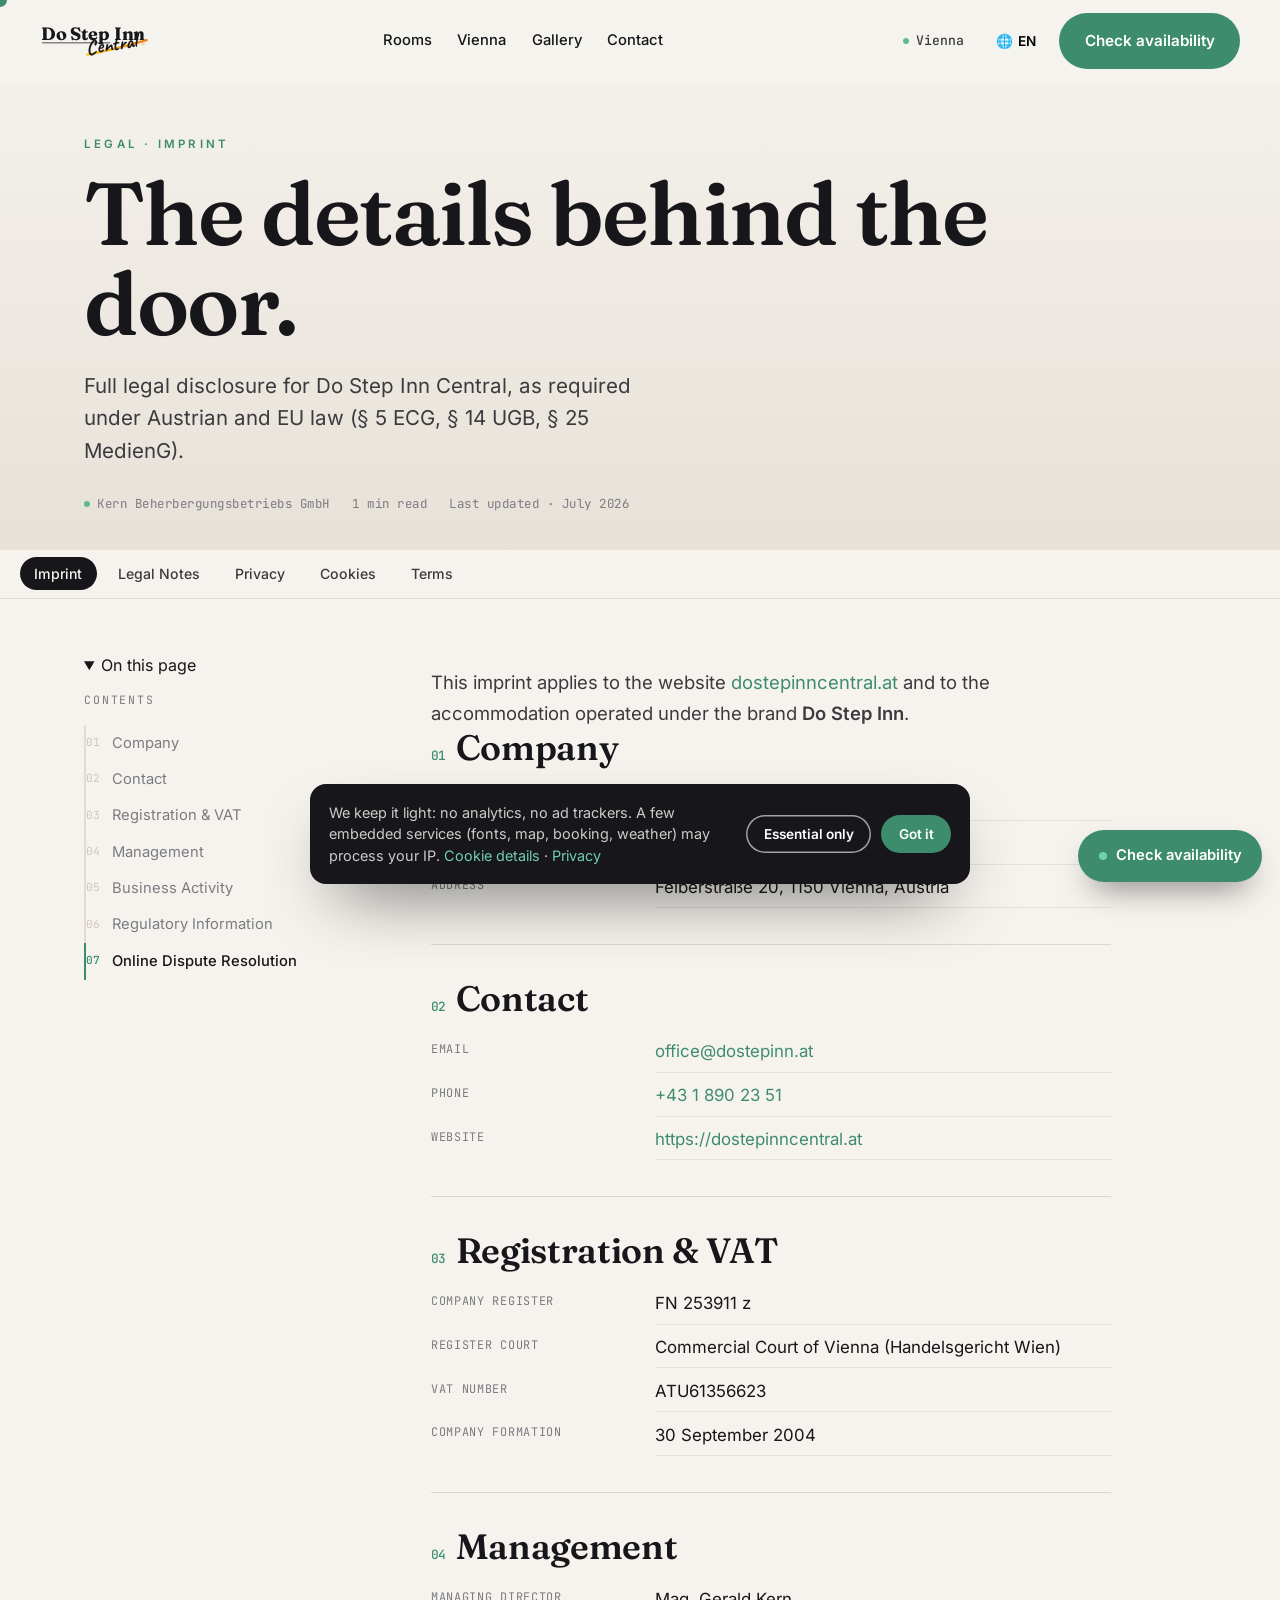
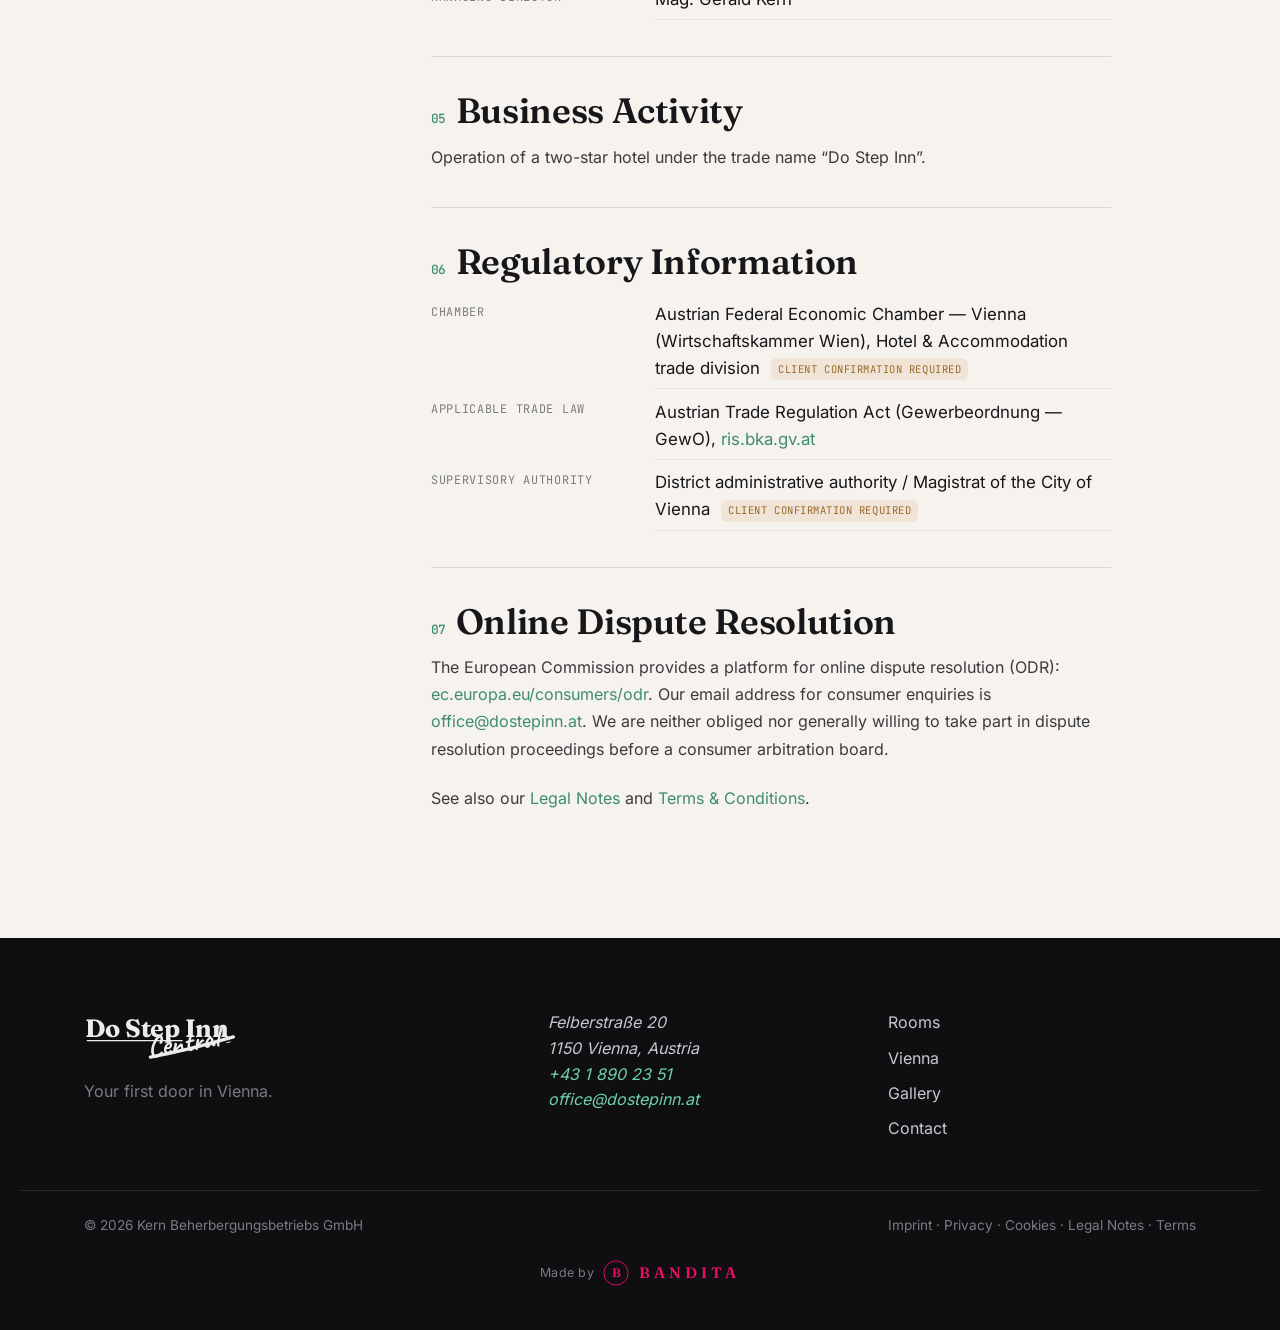
<file: imprint.html>
<!DOCTYPE html>
<html lang="en">
<head>
<meta charset="UTF-8" />
<meta name="viewport" content="width=device-width, initial-scale=1, viewport-fit=cover" />
<title>Imprint — Do Step Inn Central</title>
<meta name="description" content="Imprint (Impressum) for Do Step Inn Central, operated by Kern Beherbergungsbetriebs GmbH, Felberstraße 20, 1150 Vienna, Austria." />
<meta name="robots" content="index,follow" />
<meta name="theme-color" content="#F6F3EE" />
<link rel="canonical" href="https://dostepinncentral.at/imprint" />
<meta property="og:url" content="https://dostepinncentral.at/imprint" />
<meta property="og:image" content="https://dostepinncentral.at/assets/img/door-window.jpg" />
<meta name="twitter:card" content="summary_large_image" />
<meta name="twitter:image" content="https://dostepinncentral.at/assets/img/door-window.jpg" />
<meta property="og:title" content="Imprint — Do Step Inn Central" />
<meta property="og:description" content="Legal disclosure for Do Step Inn Central, Vienna." />
<link rel="stylesheet" href="assets/css/fonts.css?v=6" />
<link rel="stylesheet" href="assets/css/style.css?v=6" />
<script type="application/ld+json">
{"@context":"https://schema.org","@type":"Organization","name":"Kern Beherbergungsbetriebs GmbH","brand":"Do Step Inn","url":"https://dostepinncentral.at","email":"office@dostepinn.at","telephone":"+43 1 890 23 51","vatID":"ATU61356623","address":{"@type":"PostalAddress","streetAddress":"Felberstraße 20","postalCode":"1150","addressLocality":"Vienna","addressCountry":"AT"},"founder":{"@type":"Person","name":"Mag. Gerald Kern"},"foundingDate":"2004-09-30"}
</script>
</head>
<body class="subpage legal">
<a data-i18n="skip" class="skip-link" href="#main">Skip to content</a>
<div class="cursor" aria-hidden="true"><span class="cursor__label"></span></div>
<div class="daylight" aria-hidden="true"></div>

<header class="topbar is-visible" id="topbar">
  <a class="topbar__brand" href="index.html" aria-label="Do Step Inn Central — home"><img src="assets/logo/dostepinn-central.svg?v=6" alt="Do Step Inn Central" width="147" height="47" /></a>
  <nav class="topbar__nav" aria-label="Primary"><a data-i18n="nav_rooms" href="rooms.html">Rooms</a><a data-i18n="nav_vienna" href="vienna.html">Vienna</a><a data-i18n="nav_gallery" href="gallery.html">Gallery</a><a data-i18n="nav_contact" href="contact.html">Contact</a></nav>
  <div class="topbar__actions">
    <a class="nav-weather" href="index.html#firstday" aria-label="Live weather in Vienna" title="Live weather in Vienna" data-cursor="link"><span class="nav-weather__dot"></span><span id="nav-temp">Vienna</span></a>
    <div class="lang" role="group" aria-label="Language"><button class="lang__btn" aria-haspopup="listbox" aria-expanded="false" data-cursor="link"><span aria-hidden="true">🌐</span> <span class="lang__code">EN</span></button><ul class="lang__menu" role="listbox" hidden><li role="option" data-lang="en" aria-selected="true">English</li><li role="option" data-lang="de">Deutsch</li><li role="option" data-lang="ko">한국어</li><li role="option" data-lang="ja">日本語</li><li role="option" data-lang="th">ไทย</li><li role="option" data-lang="es">Español</li><li role="option" data-lang="it">Italiano</li></ul></div><a data-i18n="vienna_end_cta1" class="btn btn--book" href="index.html#book" data-cursor="book">Check availability</a>
    <button class="menu-toggle" aria-label="Menu" aria-controls="mobilemenu" aria-expanded="false"><span></span></button>
  </div>
</header>
<nav class="mobilemenu" id="mobilemenu" aria-label="Mobile navigation" hidden>
  <a data-i18n="nav_rooms" href="rooms.html">Rooms</a><a data-i18n="nav_vienna" href="vienna.html">Vienna</a><a data-i18n="nav_gallery" href="gallery.html">Gallery</a><a data-i18n="nav_contact" href="contact.html">Contact</a>
  <a data-i18n="vienna_end_cta1" href="index.html#book" class="mm-book">Check availability</a>
  <a data-i18n="cta_call" href="tel:+4318902351" class="mm-call" data-cursor="link">📞 Call +43 1 890 23 51</a>
</nav>

<main id="main">
  <section class="legal-hero">
    <div class="wrap">
      <p class="kicker">Legal · Imprint</p>
      <h1>The details behind the door.</h1>
      <p class="lede">Full legal disclosure for Do Step Inn Central, as required under Austrian and EU law (§ 5 ECG, § 14 UGB, § 25 MedienG).</p>
      <div class="legal-meta">
        <span><span class="dot"></span> Kern Beherbergungsbetriebs GmbH</span>
        <span id="reading-time">1 min read</span>
        <span>Last updated · July 2026</span>
      </div>
    </div>
  </section>

  <nav class="legal-subnav" aria-label="Legal">
    <ul class="wrap" style="padding-left:0;padding-right:0">
      <li><a data-i18n="foot_imprint" href="imprint.html" aria-current="page">Imprint</a></li>
      <li><a data-i18n="foot_legalnotes" href="legal-notes.html">Legal Notes</a></li>
      <li><a data-i18n="foot_privacy" href="privacy.html">Privacy</a></li>
      <li><a data-i18n="foot_cookies" href="cookies.html">Cookies</a></li>
      <li><a data-i18n="foot_terms" href="terms.html">Terms</a></li>
    </ul>
  </nav>

  <div class="wrap">
    <div class="legal-layout">
      <aside class="legal-toc" aria-label="On this page">
        <details open>
          <summary>On this page</summary>
          <p class="legal-toc__label" style="margin-top:.8rem">Contents</p>
          <ol>
            <li><a href="#company">Company</a></li>
            <li><a data-i18n="nav_contact" href="#contact">Contact</a></li>
            <li><a href="#registration">Registration &amp; VAT</a></li>
            <li><a href="#management">Management</a></li>
            <li><a href="#activity">Business Activity</a></li>
            <li><a href="#regulatory">Regulatory Information</a></li>
            <li><a href="#dispute">Online Dispute Resolution</a></li>
          </ol>
        </details>
      </aside>

      <article class="legal-content">
        <p>This imprint applies to the website <a href="https://dostepinncentral.at">dostepinncentral.at</a> and to the accommodation operated under the brand <strong>Do Step Inn</strong>.</p>

        <section class="legal-section">
          <h2 id="company"><span class="num">01</span> Company <button class="copylink" data-anchor="company" aria-label="Copy link to section" title="Copy link">#</button></h2>
          <dl class="legal-dl">
            <dt>Company</dt><dd>Kern Beherbergungsbetriebs GmbH</dd>
            <dt>Brand</dt><dd>Do Step Inn</dd>
            <dt>Address</dt><dd>Felberstraße 20, 1150 Vienna, Austria</dd>
          </dl>
        </section>

        <section class="legal-section">
          <h2 id="contact"><span class="num">02</span> Contact <button class="copylink" data-anchor="contact" aria-label="Copy link to section" title="Copy link">#</button></h2>
          <dl class="legal-dl">
            <dt>Email</dt><dd><a href="mailto:office@dostepinn.at">office@dostepinn.at</a></dd>
            <dt>Phone</dt><dd><a href="tel:+4318902351">+43 1 890 23 51</a></dd>
            <dt>Website</dt><dd><a href="https://dostepinncentral.at">https://dostepinncentral.at</a></dd>
          </dl>
        </section>

        <section class="legal-section">
          <h2 id="registration"><span class="num">03</span> Registration &amp; VAT <button class="copylink" data-anchor="registration" aria-label="Copy link to section" title="Copy link">#</button></h2>
          <dl class="legal-dl">
            <dt>Company Register</dt><dd>FN 253911 z</dd>
            <dt>Register Court</dt><dd>Commercial Court of Vienna (Handelsgericht Wien)</dd>
            <dt>VAT Number</dt><dd>ATU61356623</dd>
            <dt>Company Formation</dt><dd>30 September 2004</dd>
          </dl>
        </section>

        <section class="legal-section">
          <h2 id="management"><span class="num">04</span> Management <button class="copylink" data-anchor="management" aria-label="Copy link to section" title="Copy link">#</button></h2>
          <dl class="legal-dl">
            <dt>Managing Director</dt><dd>Mag. Gerald Kern</dd>
          </dl>
        </section>

        <section class="legal-section">
          <h2 id="activity"><span class="num">05</span> Business Activity <button class="copylink" data-anchor="activity" aria-label="Copy link to section" title="Copy link">#</button></h2>
          <p>Operation of a two-star hotel under the trade name “Do Step Inn”.</p>
        </section>

        <section class="legal-section">
          <h2 id="regulatory"><span class="num">06</span> Regulatory Information <button class="copylink" data-anchor="regulatory" aria-label="Copy link to section" title="Copy link">#</button></h2>
          <dl class="legal-dl">
            <dt>Chamber</dt><dd>Austrian Federal Economic Chamber — Vienna (Wirtschaftskammer Wien), Hotel &amp; Accommodation trade division <span class="legal-flag">Client confirmation required</span></dd>
            <dt>Applicable trade law</dt><dd>Austrian Trade Regulation Act (Gewerbeordnung — GewO), <a href="https://www.ris.bka.gv.at">ris.bka.gv.at</a></dd>
            <dt>Supervisory authority</dt><dd>District administrative authority / Magistrat of the City of Vienna <span class="legal-flag">Client confirmation required</span></dd>
          </dl>
        </section>

        <section class="legal-section">
          <h2 id="dispute"><span class="num">07</span> Online Dispute Resolution <button class="copylink" data-anchor="dispute" aria-label="Copy link to section" title="Copy link">#</button></h2>
          <p>The European Commission provides a platform for online dispute resolution (ODR): <a href="https://ec.europa.eu/consumers/odr" target="_blank" rel="noopener">ec.europa.eu/consumers/odr</a>. Our email address for consumer enquiries is <a href="mailto:office@dostepinn.at">office@dostepinn.at</a>. We are neither obliged nor generally willing to take part in dispute resolution proceedings before a consumer arbitration board.</p>
          <p class="muted" style="margin-top:1.4rem">See also our <a data-i18n="foot_legalnotes" href="legal-notes.html">Legal Notes</a> and <a href="terms.html">Terms &amp; Conditions</a>.</p>
        </section>
      </article>
    </div>
  </div>
</main>

<button class="to-top" aria-label="Back to top" title="Back to top">↑</button>

<footer class="footer">
  <div class="wrap footer__grid">
    <div class="footer__brand"><img src="assets/logo/dostepinn-central.svg?v=6" alt="Do Step Inn Central" width="180" height="57" /><p data-i18n="foot_tagline" class="muted">Your first door in Vienna.</p></div>
    <address class="footer__contact">Felberstraße 20<br />1150 Vienna, Austria<br /><a class="link" href="tel:+4318902351">+43 1 890 23 51</a><br /><a class="link" href="mailto:office@dostepinn.at">office@dostepinn.at</a></address>
    <nav class="footer__nav" aria-label="Footer"><a data-i18n="nav_rooms" href="rooms.html">Rooms</a><a data-i18n="nav_vienna" href="vienna.html">Vienna</a><a data-i18n="nav_gallery" href="gallery.html">Gallery</a><a data-i18n="nav_contact" href="contact.html">Contact</a></nav>
  </div>
  <div class="wrap footer__legal muted">
    <span>© <span id="year">2026</span> Kern Beherbergungsbetriebs GmbH</span>
    <span><a data-i18n="foot_imprint" href="imprint.html">Imprint</a> · <a data-i18n="foot_privacy" href="privacy.html">Privacy</a> · <a data-i18n="foot_cookies" href="cookies.html">Cookies</a> · <a data-i18n="foot_legalnotes" href="legal-notes.html">Legal Notes</a> · <a data-i18n="foot_terms" href="terms.html">Terms</a></span>
  </div>
  <a class="made-by" href="https://bandita-pink.vercel.app" target="_blank" rel="noopener" aria-label="Made by Bandita — Marketing Agency" data-cursor="link">
    <span data-i18n="foot_madeby" class="made-by__label">Made by</span>
    <span class="made-by__mark" aria-hidden="true"><svg viewBox="0 0 40 40" width="26" height="26"><circle cx="20" cy="20" r="18.6" fill="none" stroke="currentColor" stroke-width="1.4"/><text x="20" y="26.5" text-anchor="middle" font-family="Fraunces,Georgia,serif" font-size="19" font-weight="600" fill="currentColor">B</text></svg></span>
    <span class="made-by__name">BANDITA</span>
  </a>
</footer>

<a class="pill is-visible" href="index.html#book" data-cursor="book" aria-label="Check availability"><span class="pill__dot"></span> <span data-i18n="cta_check">Check availability</span></a>
<script src="assets/js/i18n.js?v=6" defer></script>
<script src="assets/js/main.js?v=6" defer></script>
</body>
</html>
</file>
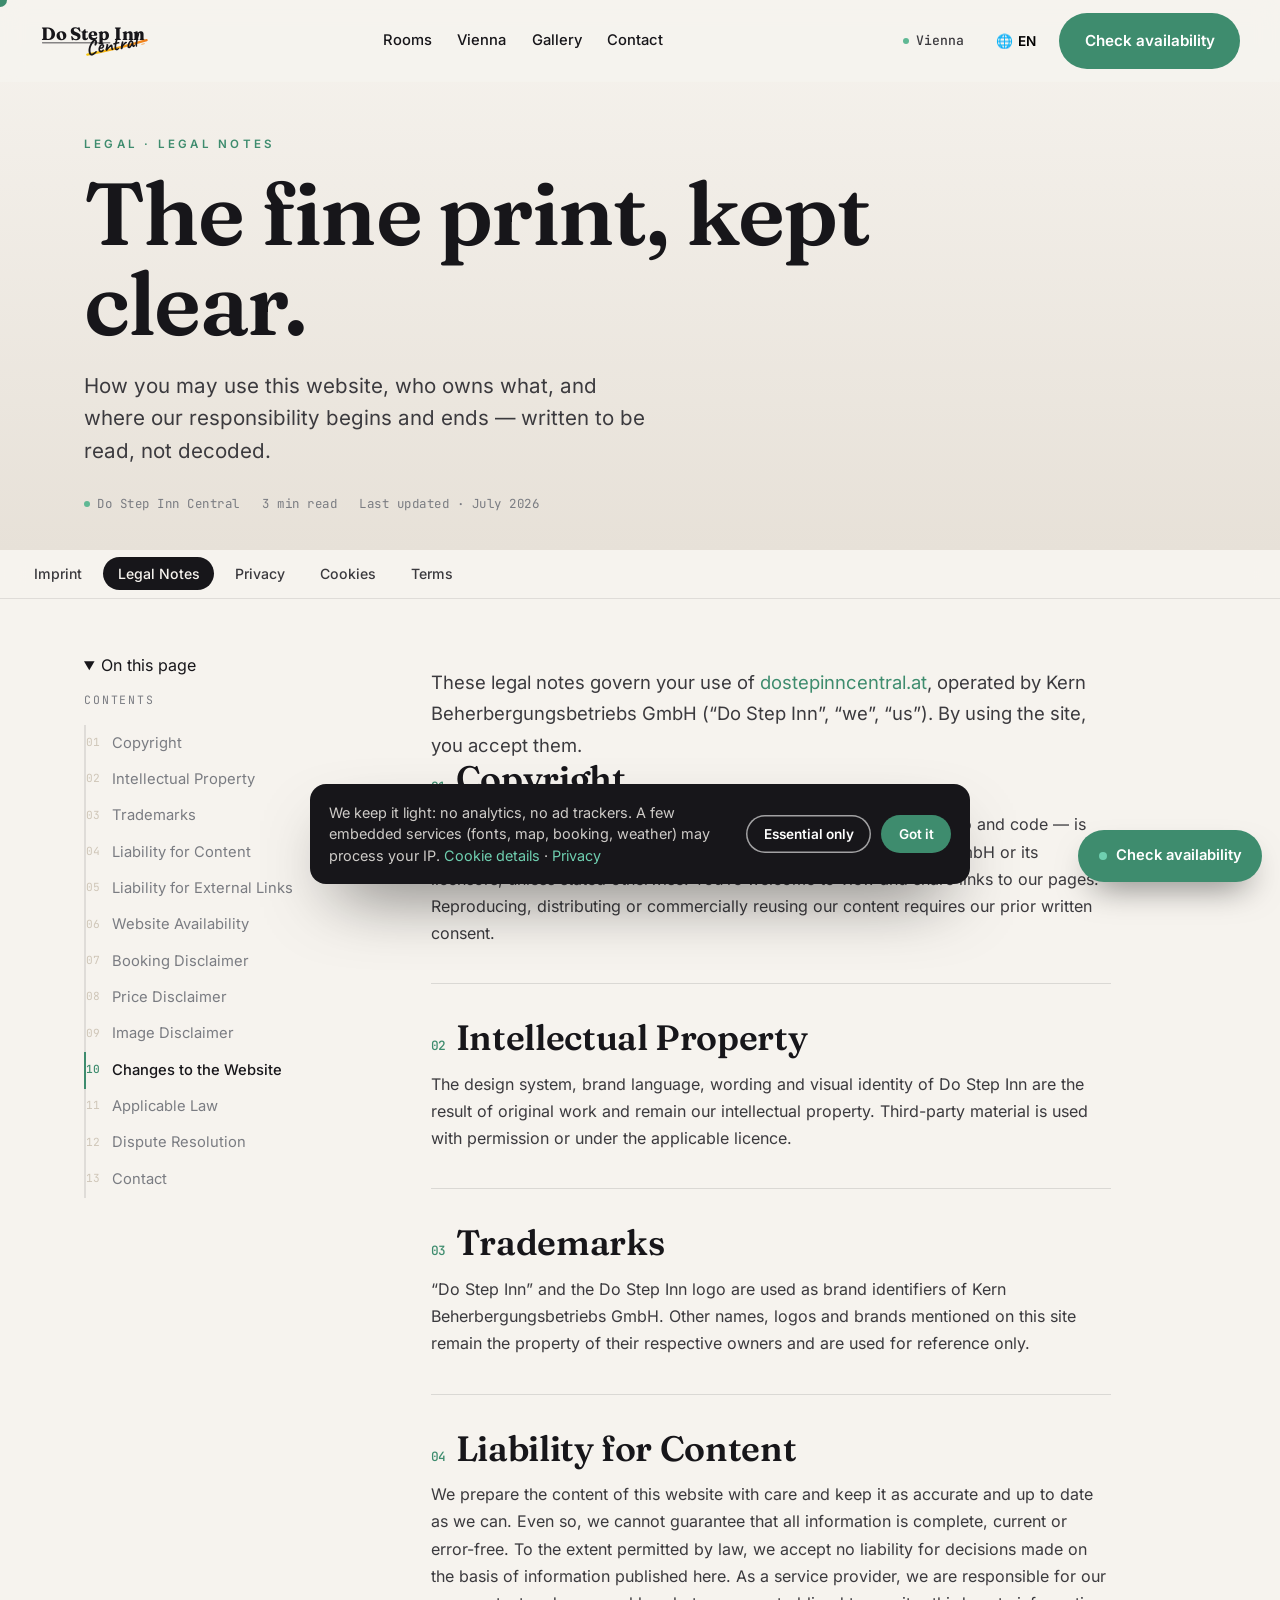
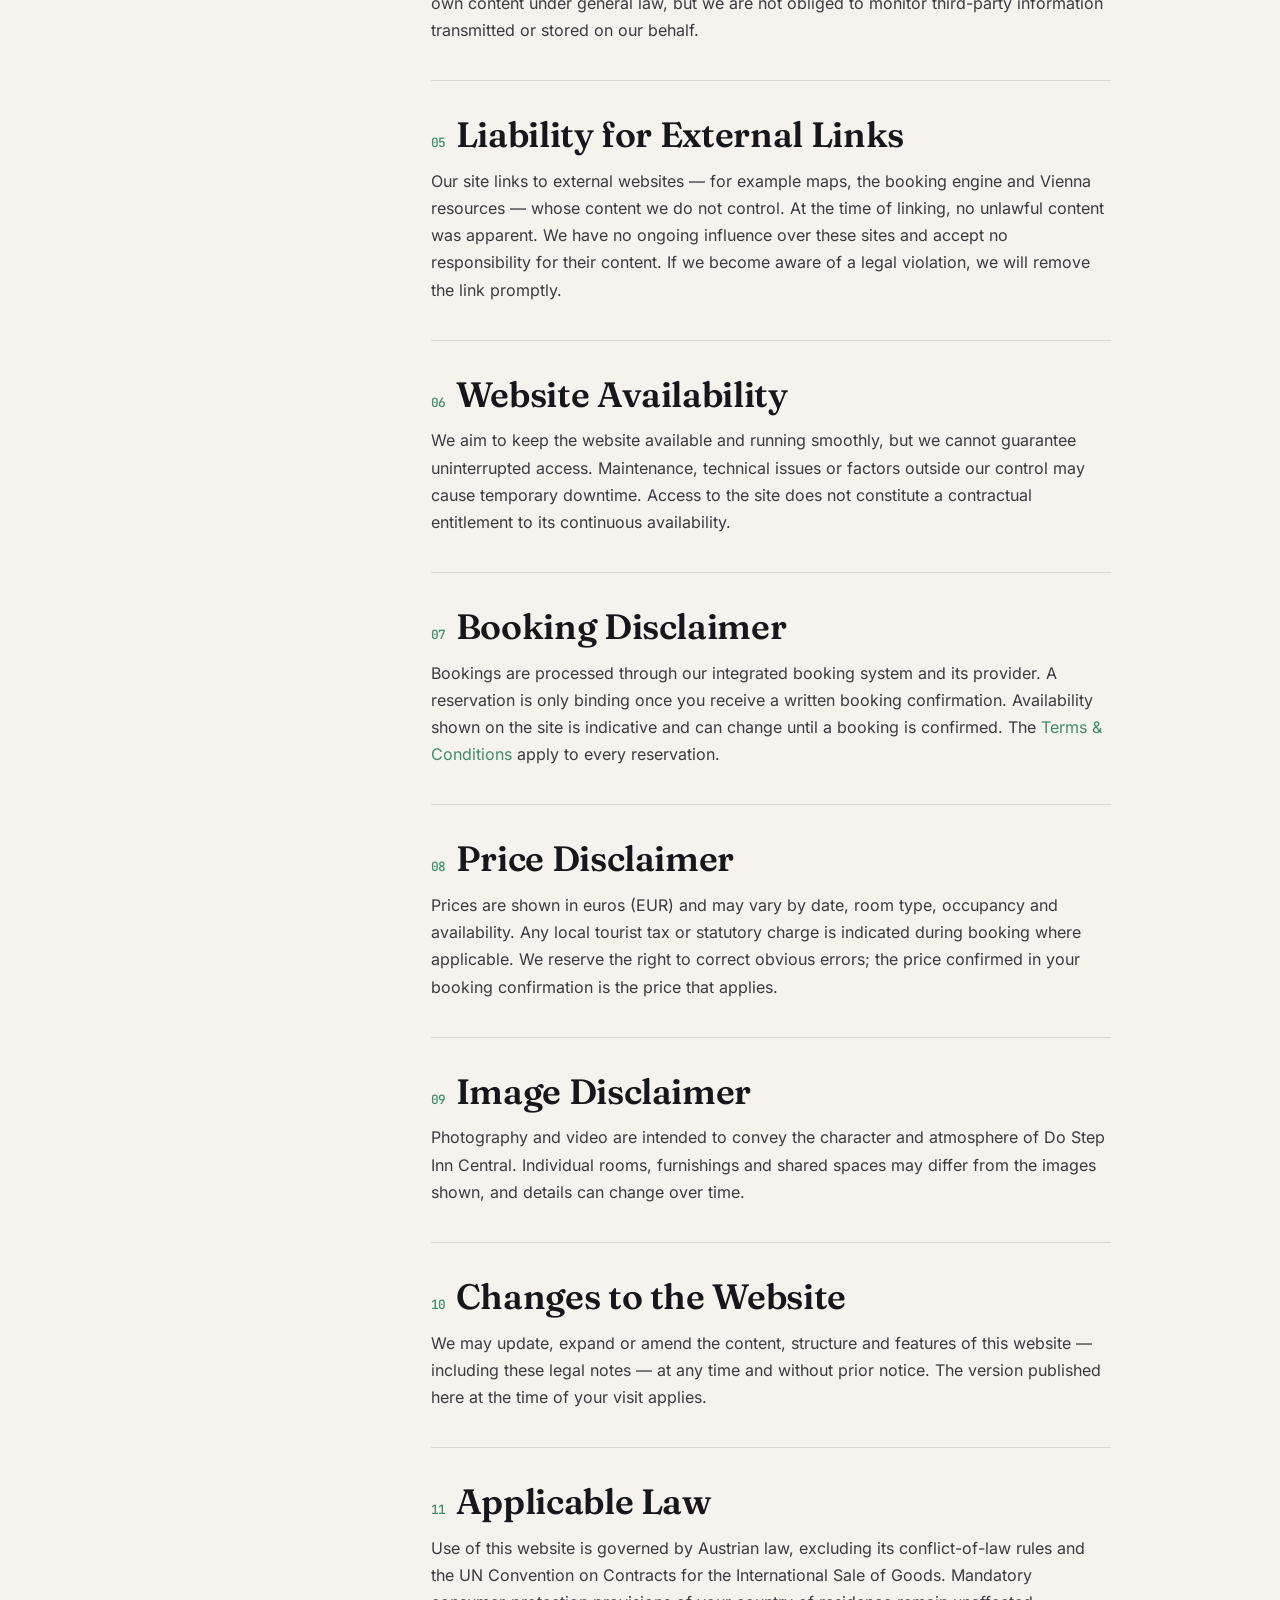
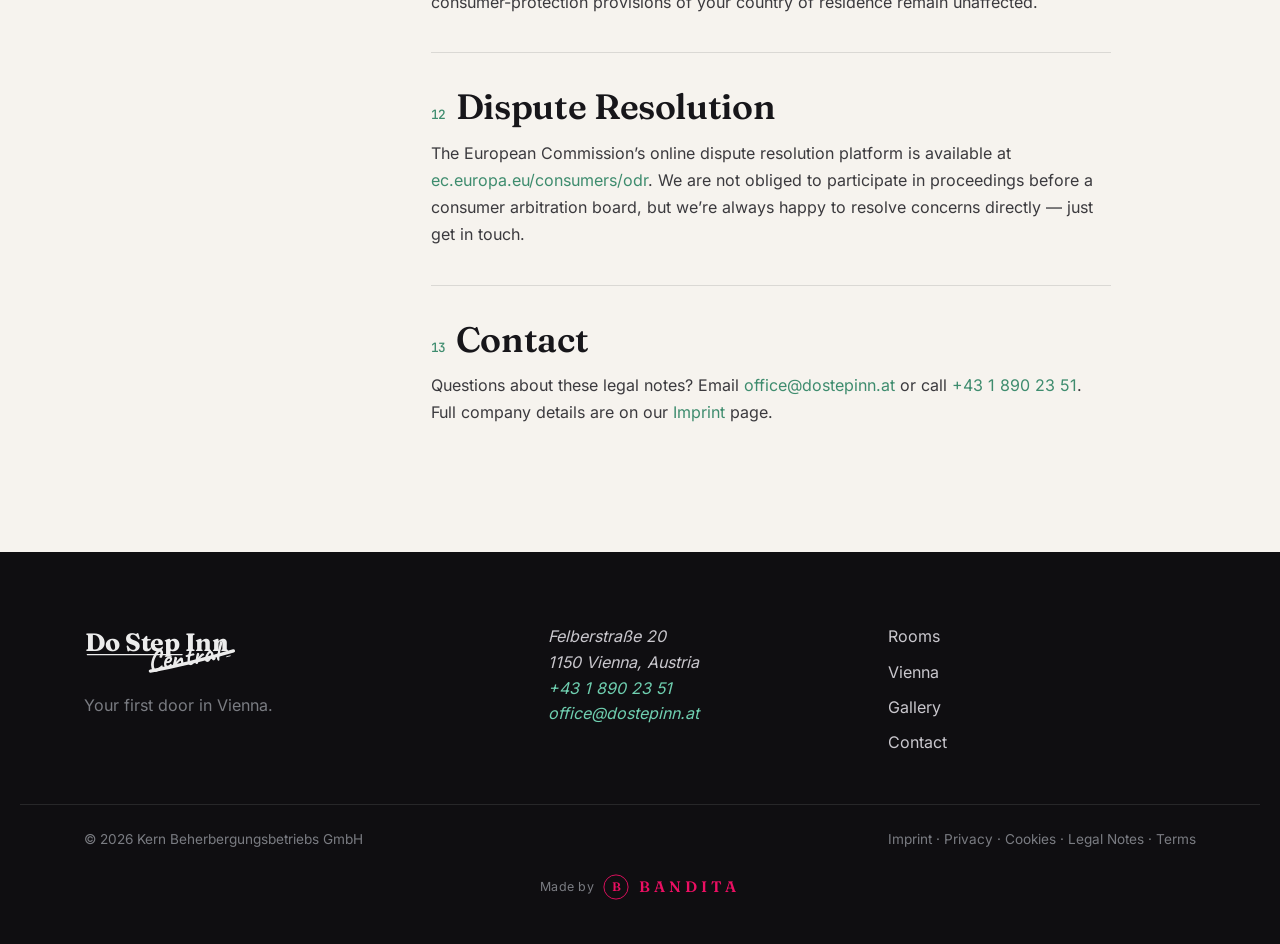
<file: legal-notes.html>
<!DOCTYPE html>
<html lang="en">
<head>
<meta charset="UTF-8" />
<meta name="viewport" content="width=device-width, initial-scale=1, viewport-fit=cover" />
<title>Legal Notes — Do Step Inn Central</title>
<meta name="description" content="Legal notes for Do Step Inn Central: copyright, trademarks, liability, external links, booking, price and image disclaimers, and applicable law." />
<meta name="robots" content="index,follow" />
<meta name="theme-color" content="#F6F3EE" />
<link rel="canonical" href="https://dostepinncentral.at/legal-notes" />
<meta property="og:url" content="https://dostepinncentral.at/legal-notes" />
<meta property="og:image" content="https://dostepinncentral.at/assets/img/door-window.jpg" />
<meta name="twitter:card" content="summary_large_image" />
<meta name="twitter:image" content="https://dostepinncentral.at/assets/img/door-window.jpg" />
<meta property="og:title" content="Legal Notes — Do Step Inn Central" />
<meta property="og:description" content="Copyright, liability and disclaimers for Do Step Inn Central, Vienna." />
<link rel="stylesheet" href="assets/css/fonts.css?v=6" />
<link rel="stylesheet" href="assets/css/style.css?v=6" />
</head>
<body class="subpage legal">
<a data-i18n="skip" class="skip-link" href="#main">Skip to content</a>
<div class="cursor" aria-hidden="true"><span class="cursor__label"></span></div>
<div class="daylight" aria-hidden="true"></div>

<header class="topbar is-visible" id="topbar">
  <a class="topbar__brand" href="index.html" aria-label="Do Step Inn Central — home"><img src="assets/logo/dostepinn-central.svg?v=6" alt="Do Step Inn Central" width="147" height="47" /></a>
  <nav class="topbar__nav" aria-label="Primary"><a data-i18n="nav_rooms" href="rooms.html">Rooms</a><a data-i18n="nav_vienna" href="vienna.html">Vienna</a><a data-i18n="nav_gallery" href="gallery.html">Gallery</a><a data-i18n="nav_contact" href="contact.html">Contact</a></nav>
  <div class="topbar__actions">
    <a class="nav-weather" href="index.html#firstday" aria-label="Live weather in Vienna" title="Live weather in Vienna" data-cursor="link"><span class="nav-weather__dot"></span><span id="nav-temp">Vienna</span></a>
    <div class="lang" role="group" aria-label="Language"><button class="lang__btn" aria-haspopup="listbox" aria-expanded="false" data-cursor="link"><span aria-hidden="true">🌐</span> <span class="lang__code">EN</span></button><ul class="lang__menu" role="listbox" hidden><li role="option" data-lang="en" aria-selected="true">English</li><li role="option" data-lang="de">Deutsch</li><li role="option" data-lang="ko">한국어</li><li role="option" data-lang="ja">日本語</li><li role="option" data-lang="th">ไทย</li><li role="option" data-lang="es">Español</li><li role="option" data-lang="it">Italiano</li></ul></div><a data-i18n="vienna_end_cta1" class="btn btn--book" href="index.html#book" data-cursor="book">Check availability</a>
    <button class="menu-toggle" aria-label="Menu" aria-controls="mobilemenu" aria-expanded="false"><span></span></button>
  </div>
</header>
<nav class="mobilemenu" id="mobilemenu" aria-label="Mobile navigation" hidden>
  <a data-i18n="nav_rooms" href="rooms.html">Rooms</a><a data-i18n="nav_vienna" href="vienna.html">Vienna</a><a data-i18n="nav_gallery" href="gallery.html">Gallery</a><a data-i18n="nav_contact" href="contact.html">Contact</a>
  <a data-i18n="vienna_end_cta1" href="index.html#book" class="mm-book">Check availability</a>
  <a data-i18n="cta_call" href="tel:+4318902351" class="mm-call" data-cursor="link">📞 Call +43 1 890 23 51</a>
</nav>

<main id="main">
  <section class="legal-hero">
    <div class="wrap">
      <p class="kicker">Legal · Legal Notes</p>
      <h1>The fine print, kept clear.</h1>
      <p class="lede">How you may use this website, who owns what, and where our responsibility begins and ends — written to be read, not decoded.</p>
      <div class="legal-meta">
        <span><span class="dot"></span> Do Step Inn Central</span>
        <span id="reading-time">3 min read</span>
        <span>Last updated · July 2026</span>
      </div>
    </div>
  </section>

  <nav class="legal-subnav" aria-label="Legal">
    <ul class="wrap" style="padding-left:0;padding-right:0">
      <li><a data-i18n="foot_imprint" href="imprint.html">Imprint</a></li>
      <li><a data-i18n="foot_legalnotes" href="legal-notes.html" aria-current="page">Legal Notes</a></li>
      <li><a data-i18n="foot_privacy" href="privacy.html">Privacy</a></li>
      <li><a data-i18n="foot_cookies" href="cookies.html">Cookies</a></li>
      <li><a data-i18n="foot_terms" href="terms.html">Terms</a></li>
    </ul>
  </nav>

  <div class="wrap">
    <div class="legal-layout">
      <aside class="legal-toc" aria-label="On this page">
        <details open>
          <summary>On this page</summary>
          <p class="legal-toc__label" style="margin-top:.8rem">Contents</p>
          <ol>
            <li><a href="#copyright">Copyright</a></li>
            <li><a href="#ip">Intellectual Property</a></li>
            <li><a href="#trademarks">Trademarks</a></li>
            <li><a href="#content">Liability for Content</a></li>
            <li><a href="#links">Liability for External Links</a></li>
            <li><a href="#availability">Website Availability</a></li>
            <li><a href="#booking">Booking Disclaimer</a></li>
            <li><a href="#prices">Price Disclaimer</a></li>
            <li><a href="#images">Image Disclaimer</a></li>
            <li><a href="#changes">Changes to the Website</a></li>
            <li><a href="#law">Applicable Law</a></li>
            <li><a href="#disputes">Dispute Resolution</a></li>
            <li><a data-i18n="nav_contact" href="#contact">Contact</a></li>
          </ol>
        </details>
      </aside>

      <article class="legal-content">
        <p>These legal notes govern your use of <a href="https://dostepinncentral.at">dostepinncentral.at</a>, operated by Kern Beherbergungsbetriebs GmbH (“Do Step Inn”, “we”, “us”). By using the site, you accept them.</p>

        <section class="legal-section">
          <h2 id="copyright"><span class="num">01</span> Copyright <button class="copylink" data-anchor="copyright" aria-label="Copy link to section" title="Copy link">#</button></h2>
          <p>All content on this website — text, layout, graphics, photography, video and code — is protected by copyright and belongs to Kern Beherbergungsbetriebs GmbH or its licensors, unless stated otherwise. You’re welcome to view and share links to our pages. Reproducing, distributing or commercially reusing our content requires our prior written consent.</p>
        </section>

        <section class="legal-section">
          <h2 id="ip"><span class="num">02</span> Intellectual Property <button class="copylink" data-anchor="ip" aria-label="Copy link to section" title="Copy link">#</button></h2>
          <p>The design system, brand language, wording and visual identity of Do Step Inn are the result of original work and remain our intellectual property. Third-party material is used with permission or under the applicable licence.</p>
        </section>

        <section class="legal-section">
          <h2 id="trademarks"><span class="num">03</span> Trademarks <button class="copylink" data-anchor="trademarks" aria-label="Copy link to section" title="Copy link">#</button></h2>
          <p>“Do Step Inn” and the Do Step Inn logo are used as brand identifiers of Kern Beherbergungsbetriebs GmbH. Other names, logos and brands mentioned on this site remain the property of their respective owners and are used for reference only.</p>
        </section>

        <section class="legal-section">
          <h2 id="content"><span class="num">04</span> Liability for Content <button class="copylink" data-anchor="content" aria-label="Copy link to section" title="Copy link">#</button></h2>
          <p>We prepare the content of this website with care and keep it as accurate and up to date as we can. Even so, we cannot guarantee that all information is complete, current or error-free. To the extent permitted by law, we accept no liability for decisions made on the basis of information published here. As a service provider, we are responsible for our own content under general law, but we are not obliged to monitor third-party information transmitted or stored on our behalf.</p>
        </section>

        <section class="legal-section">
          <h2 id="links"><span class="num">05</span> Liability for External Links <button class="copylink" data-anchor="links" aria-label="Copy link to section" title="Copy link">#</button></h2>
          <p>Our site links to external websites — for example maps, the booking engine and Vienna resources — whose content we do not control. At the time of linking, no unlawful content was apparent. We have no ongoing influence over these sites and accept no responsibility for their content. If we become aware of a legal violation, we will remove the link promptly.</p>
        </section>

        <section class="legal-section">
          <h2 id="availability"><span class="num">06</span> Website Availability <button class="copylink" data-anchor="availability" aria-label="Copy link to section" title="Copy link">#</button></h2>
          <p>We aim to keep the website available and running smoothly, but we cannot guarantee uninterrupted access. Maintenance, technical issues or factors outside our control may cause temporary downtime. Access to the site does not constitute a contractual entitlement to its continuous availability.</p>
        </section>

        <section class="legal-section">
          <h2 id="booking"><span class="num">07</span> Booking Disclaimer <button class="copylink" data-anchor="booking" aria-label="Copy link to section" title="Copy link">#</button></h2>
          <p>Bookings are processed through our integrated booking system and its provider. A reservation is only binding once you receive a written booking confirmation. Availability shown on the site is indicative and can change until a booking is confirmed. The <a href="terms.html">Terms &amp; Conditions</a> apply to every reservation.</p>
        </section>

        <section class="legal-section">
          <h2 id="prices"><span class="num">08</span> Price Disclaimer <button class="copylink" data-anchor="prices" aria-label="Copy link to section" title="Copy link">#</button></h2>
          <p>Prices are shown in euros (EUR) and may vary by date, room type, occupancy and availability. Any local tourist tax or statutory charge is indicated during booking where applicable. We reserve the right to correct obvious errors; the price confirmed in your booking confirmation is the price that applies.</p>
        </section>

        <section class="legal-section">
          <h2 id="images"><span class="num">09</span> Image Disclaimer <button class="copylink" data-anchor="images" aria-label="Copy link to section" title="Copy link">#</button></h2>
          <p>Photography and video are intended to convey the character and atmosphere of Do Step Inn Central. Individual rooms, furnishings and shared spaces may differ from the images shown, and details can change over time.</p>
        </section>

        <section class="legal-section">
          <h2 id="changes"><span class="num">10</span> Changes to the Website <button class="copylink" data-anchor="changes" aria-label="Copy link to section" title="Copy link">#</button></h2>
          <p>We may update, expand or amend the content, structure and features of this website — including these legal notes — at any time and without prior notice. The version published here at the time of your visit applies.</p>
        </section>

        <section class="legal-section">
          <h2 id="law"><span class="num">11</span> Applicable Law <button class="copylink" data-anchor="law" aria-label="Copy link to section" title="Copy link">#</button></h2>
          <p>Use of this website is governed by Austrian law, excluding its conflict-of-law rules and the UN Convention on Contracts for the International Sale of Goods. Mandatory consumer-protection provisions of your country of residence remain unaffected.</p>
        </section>

        <section class="legal-section">
          <h2 id="disputes"><span class="num">12</span> Dispute Resolution <button class="copylink" data-anchor="disputes" aria-label="Copy link to section" title="Copy link">#</button></h2>
          <p>The European Commission’s online dispute resolution platform is available at <a href="https://ec.europa.eu/consumers/odr" target="_blank" rel="noopener">ec.europa.eu/consumers/odr</a>. We are not obliged to participate in proceedings before a consumer arbitration board, but we’re always happy to resolve concerns directly — just get in touch.</p>
        </section>

        <section class="legal-section">
          <h2 id="contact"><span class="num">13</span> Contact <button class="copylink" data-anchor="contact" aria-label="Copy link to section" title="Copy link">#</button></h2>
          <p>Questions about these legal notes? Email <a href="mailto:office@dostepinn.at">office@dostepinn.at</a> or call <a href="tel:+4318902351">+43 1 890 23 51</a>. Full company details are on our <a data-i18n="foot_imprint" href="imprint.html">Imprint</a> page.</p>
        </section>
      </article>
    </div>
  </div>
</main>

<button class="to-top" aria-label="Back to top" title="Back to top">↑</button>

<footer class="footer">
  <div class="wrap footer__grid">
    <div class="footer__brand"><img src="assets/logo/dostepinn-central.svg?v=6" alt="Do Step Inn Central" width="180" height="57" /><p data-i18n="foot_tagline" class="muted">Your first door in Vienna.</p></div>
    <address class="footer__contact">Felberstraße 20<br />1150 Vienna, Austria<br /><a class="link" href="tel:+4318902351">+43 1 890 23 51</a><br /><a class="link" href="mailto:office@dostepinn.at">office@dostepinn.at</a></address>
    <nav class="footer__nav" aria-label="Footer"><a data-i18n="nav_rooms" href="rooms.html">Rooms</a><a data-i18n="nav_vienna" href="vienna.html">Vienna</a><a data-i18n="nav_gallery" href="gallery.html">Gallery</a><a data-i18n="nav_contact" href="contact.html">Contact</a></nav>
  </div>
  <div class="wrap footer__legal muted">
    <span>© <span id="year">2026</span> Kern Beherbergungsbetriebs GmbH</span>
    <span><a data-i18n="foot_imprint" href="imprint.html">Imprint</a> · <a data-i18n="foot_privacy" href="privacy.html">Privacy</a> · <a data-i18n="foot_cookies" href="cookies.html">Cookies</a> · <a data-i18n="foot_legalnotes" href="legal-notes.html">Legal Notes</a> · <a data-i18n="foot_terms" href="terms.html">Terms</a></span>
  </div>
  <a class="made-by" href="https://bandita-pink.vercel.app" target="_blank" rel="noopener" aria-label="Made by Bandita — Marketing Agency" data-cursor="link">
    <span data-i18n="foot_madeby" class="made-by__label">Made by</span>
    <span class="made-by__mark" aria-hidden="true"><svg viewBox="0 0 40 40" width="26" height="26"><circle cx="20" cy="20" r="18.6" fill="none" stroke="currentColor" stroke-width="1.4"/><text x="20" y="26.5" text-anchor="middle" font-family="Fraunces,Georgia,serif" font-size="19" font-weight="600" fill="currentColor">B</text></svg></span>
    <span class="made-by__name">BANDITA</span>
  </a>
</footer>

<a class="pill is-visible" href="index.html#book" data-cursor="book" aria-label="Check availability"><span class="pill__dot"></span> <span data-i18n="cta_check">Check availability</span></a>
<script src="assets/js/i18n.js?v=6" defer></script>
<script src="assets/js/main.js?v=6" defer></script>
</body>
</html>
</file>
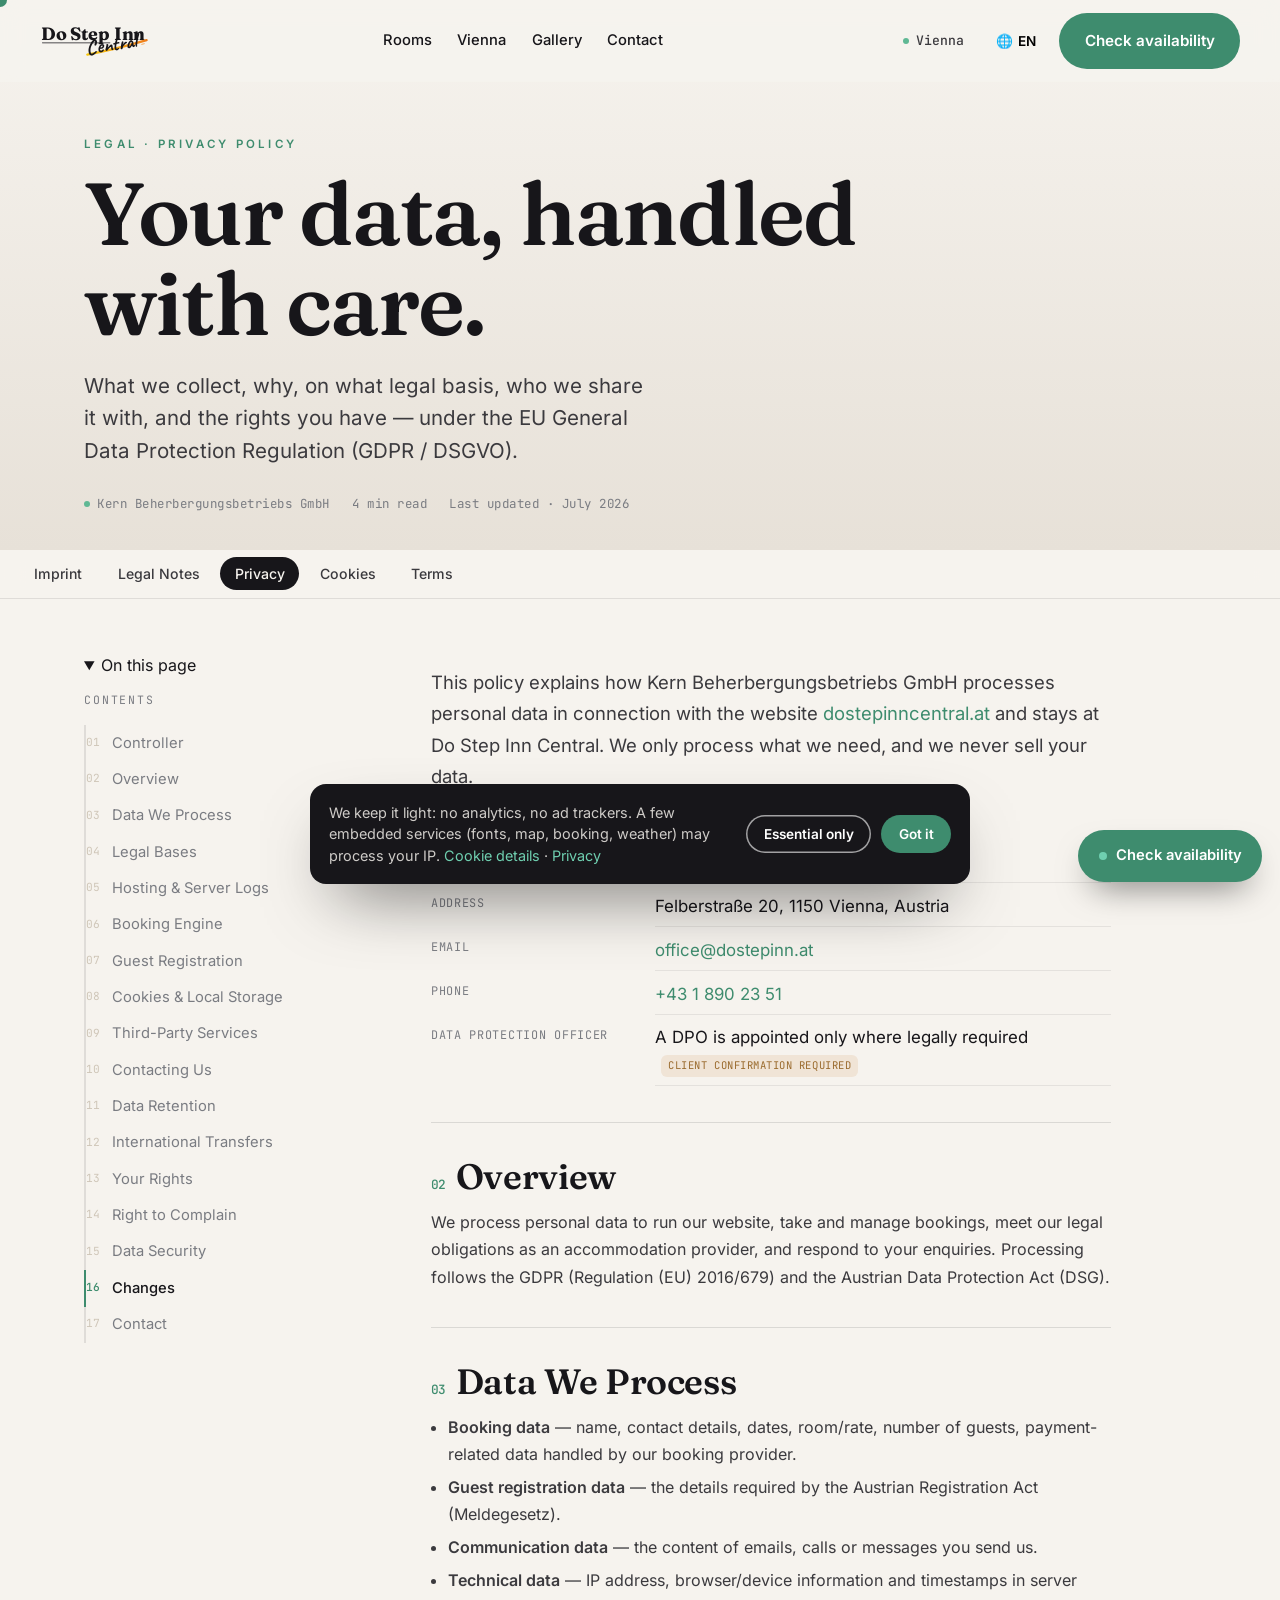
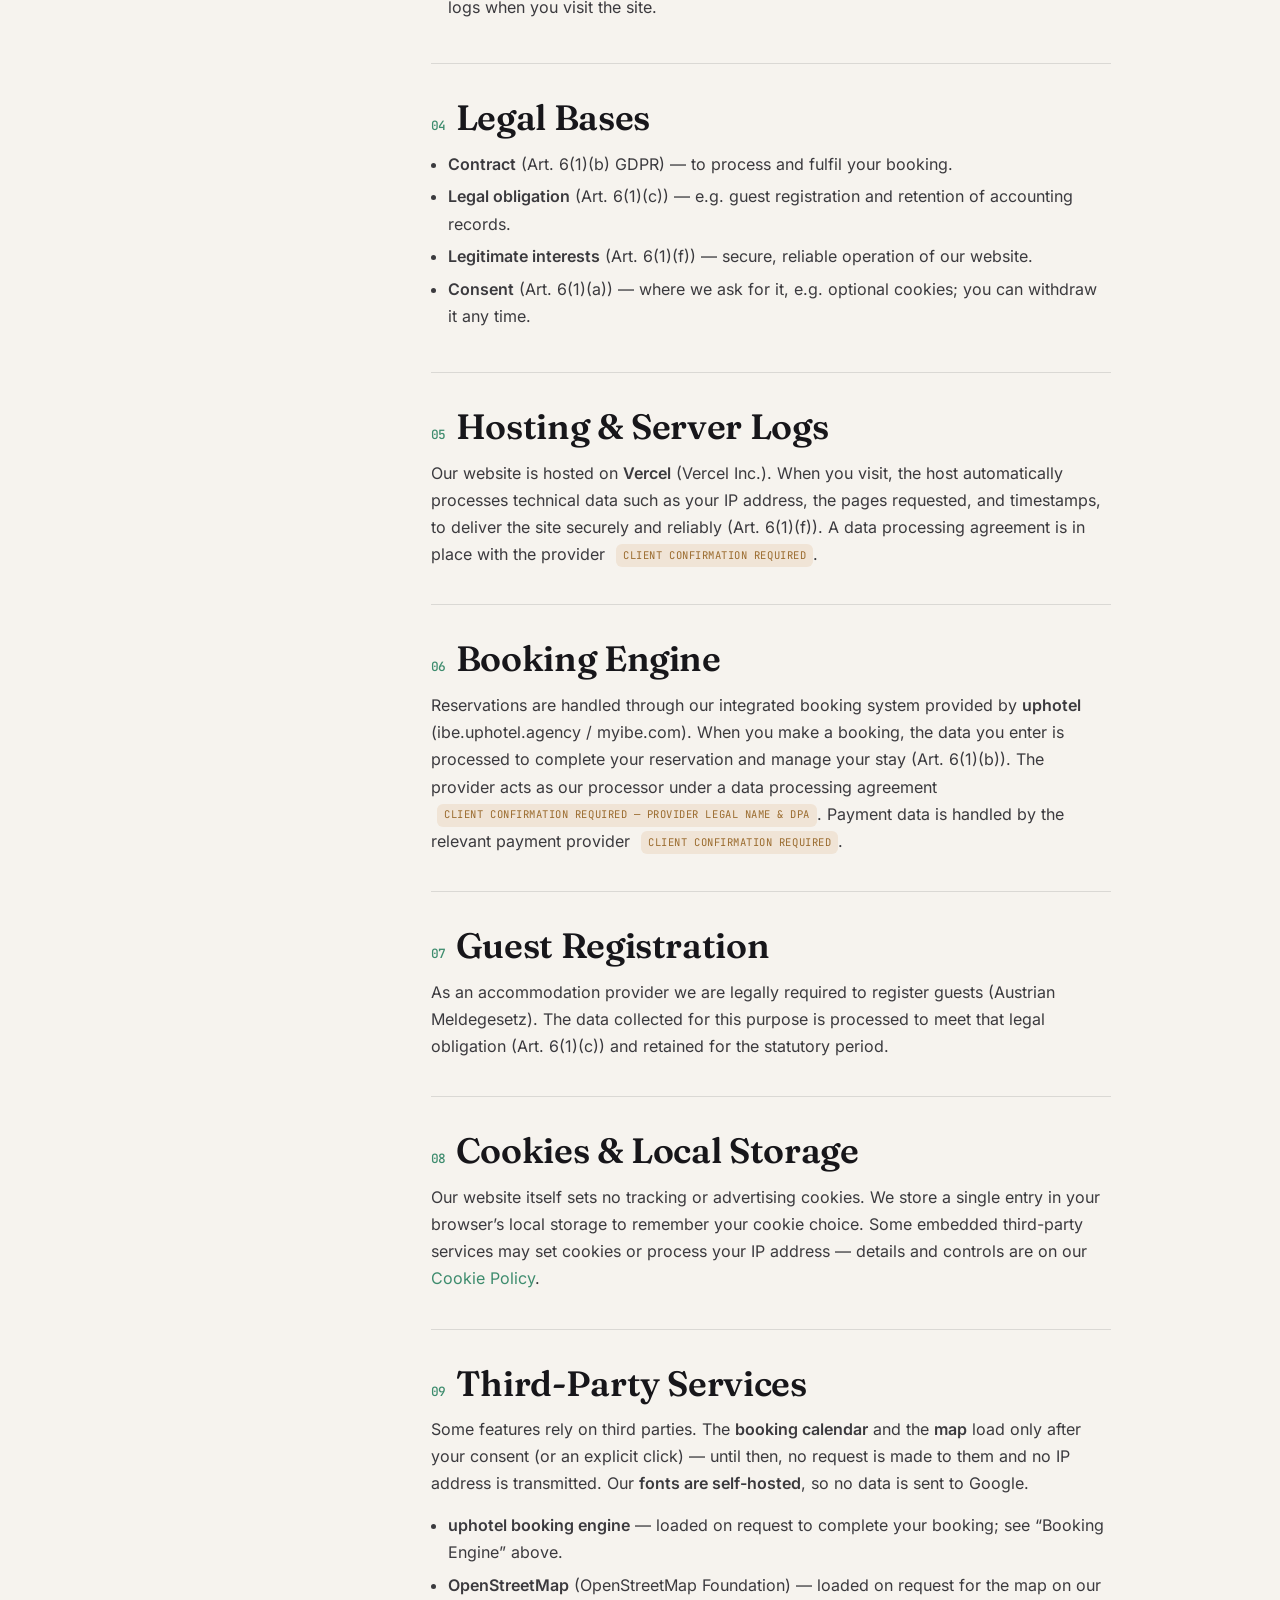
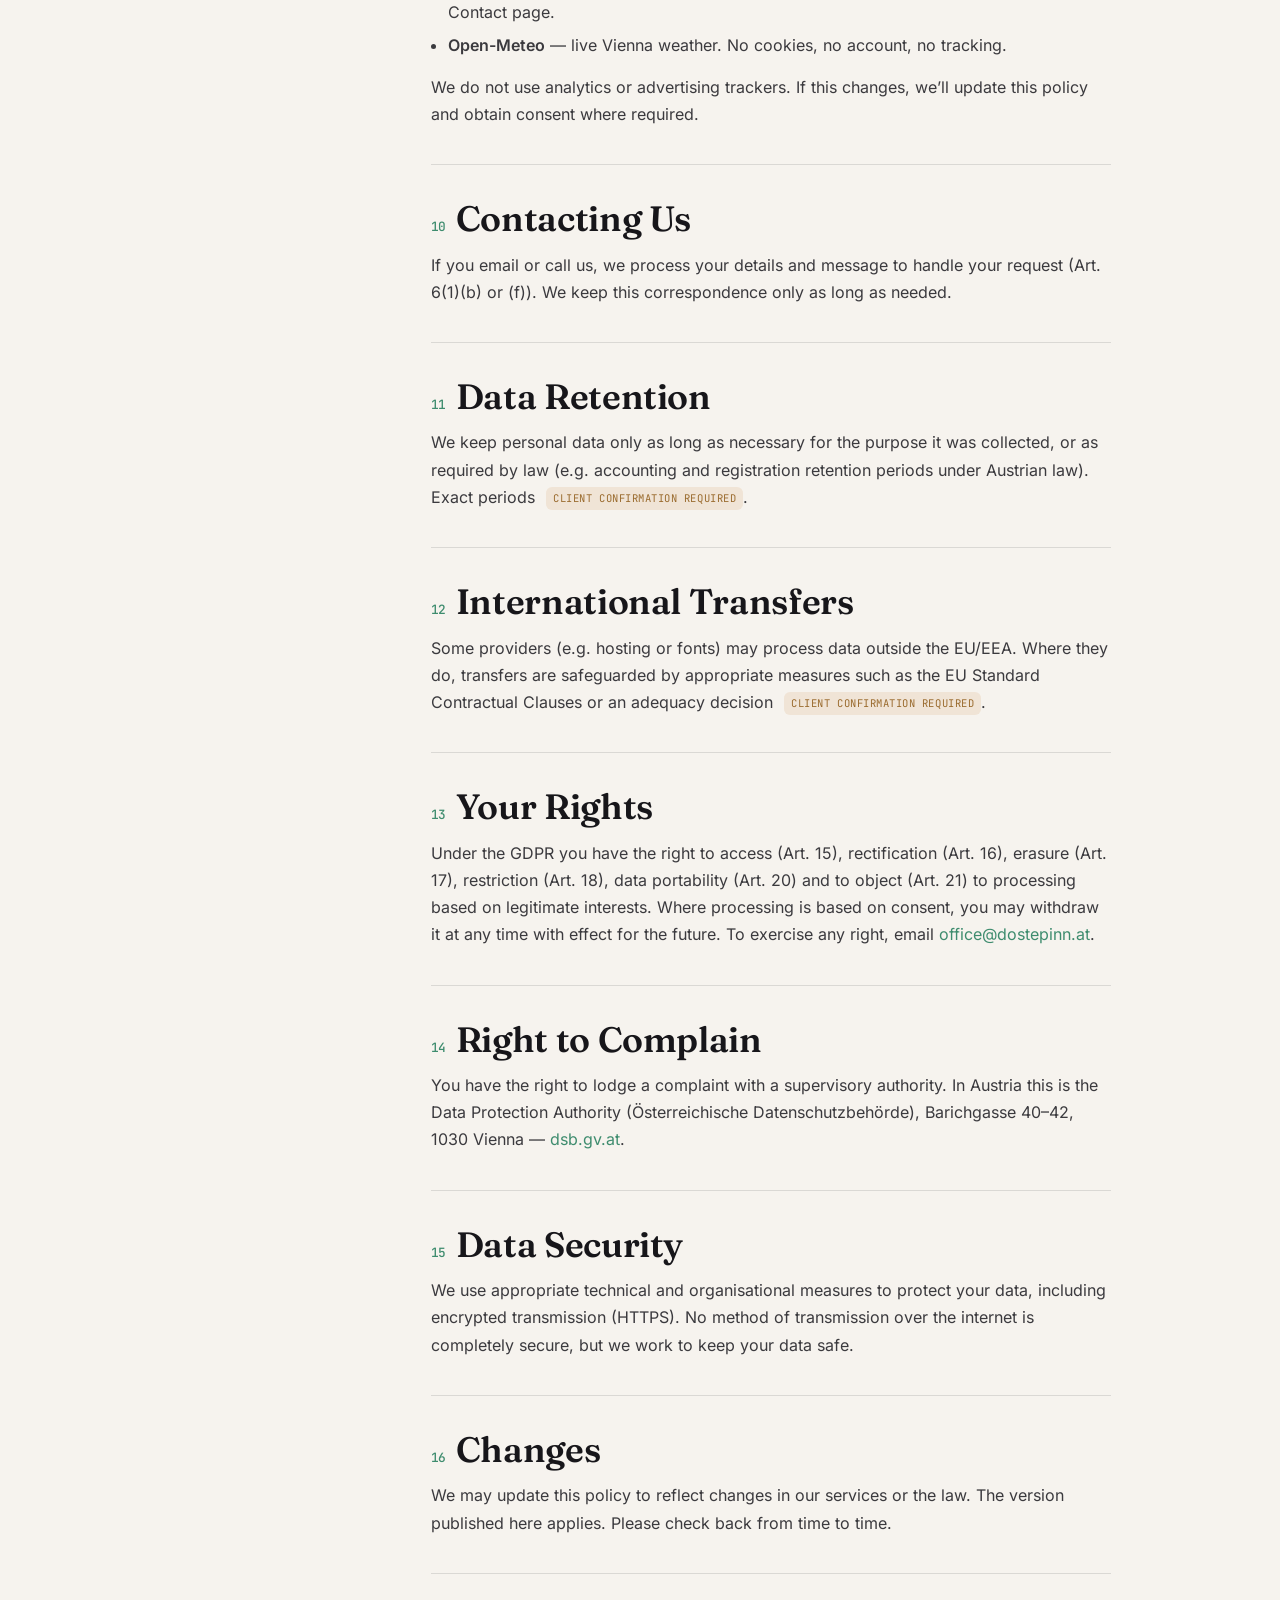
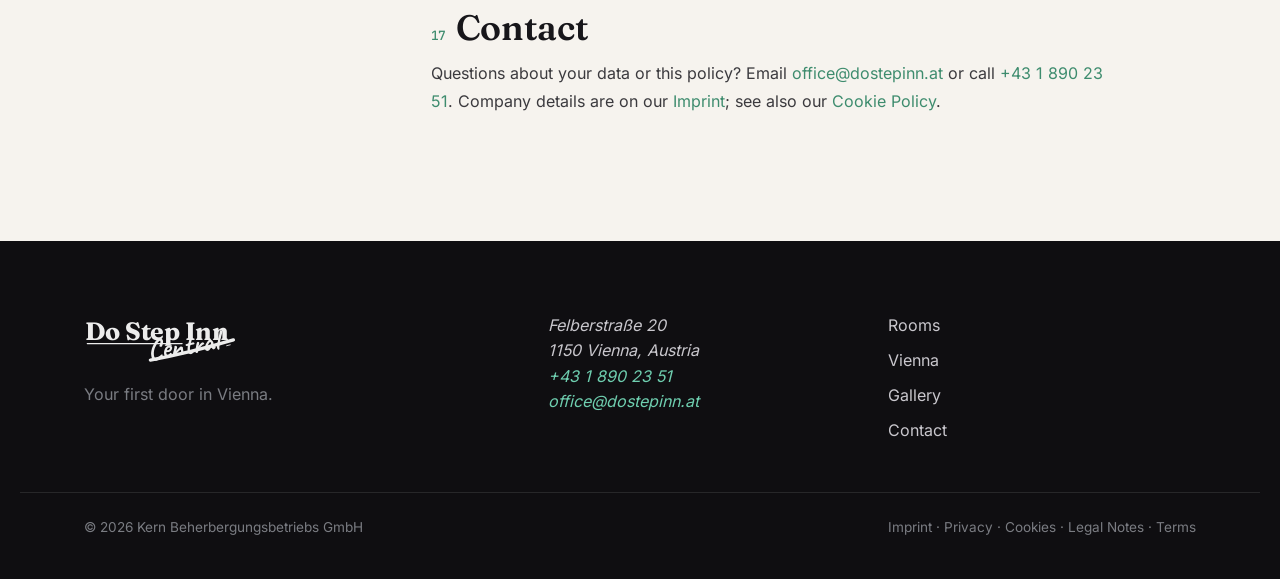
<file: privacy.html>
<!DOCTYPE html>
<html lang="en">
<head>
<meta charset="UTF-8" />
<meta name="viewport" content="width=device-width, initial-scale=1, viewport-fit=cover" />
<title>Privacy Policy — Do Step Inn Central</title>
<meta name="description" content="Privacy policy (GDPR/DSGVO) for Do Step Inn Central: what personal data we process, why, the legal bases, third-party services, and your rights." />
<meta name="robots" content="index,follow" />
<meta name="theme-color" content="#F6F3EE" />
<link rel="canonical" href="https://dostepinncentral.at/privacy" />
<meta property="og:url" content="https://dostepinncentral.at/privacy" />
<meta property="og:image" content="https://dostepinncentral.at/assets/img/door-window.jpg" />
<meta name="twitter:card" content="summary_large_image" />
<meta name="twitter:image" content="https://dostepinncentral.at/assets/img/door-window.jpg" />
<meta property="og:title" content="Privacy Policy — Do Step Inn Central" />
<meta property="og:description" content="How Do Step Inn Central handles your personal data under the GDPR." />
<link rel="stylesheet" href="assets/css/fonts.css?v=6" />
<link rel="stylesheet" href="assets/css/style.css?v=6" />
</head>
<body class="subpage legal">
<a data-i18n="skip" class="skip-link" href="#main">Skip to content</a>
<div class="cursor" aria-hidden="true"><span class="cursor__label"></span></div>
<div class="daylight" aria-hidden="true"></div>

<header class="topbar is-visible" id="topbar">
  <a class="topbar__brand" href="index.html" aria-label="Do Step Inn Central — home"><img src="assets/logo/dostepinn-central.svg?v=6" alt="Do Step Inn Central" width="147" height="47" /></a>
  <nav class="topbar__nav" aria-label="Primary"><a data-i18n="nav_rooms" href="rooms.html">Rooms</a><a data-i18n="nav_vienna" href="vienna.html">Vienna</a><a data-i18n="nav_gallery" href="gallery.html">Gallery</a><a data-i18n="nav_contact" href="contact.html">Contact</a></nav>
  <div class="topbar__actions">
    <a class="nav-weather" href="index.html#firstday" aria-label="Live weather in Vienna" title="Live weather in Vienna" data-cursor="link"><span class="nav-weather__dot"></span><span id="nav-temp">Vienna</span></a>
    <div class="lang" role="group" aria-label="Language"><button class="lang__btn" aria-haspopup="listbox" aria-expanded="false" data-cursor="link"><span aria-hidden="true">🌐</span> <span class="lang__code">EN</span></button><ul class="lang__menu" role="listbox" hidden><li role="option" data-lang="en" aria-selected="true">English</li><li role="option" data-lang="de">Deutsch</li><li role="option" data-lang="ko">한국어</li><li role="option" data-lang="ja">日本語</li><li role="option" data-lang="th">ไทย</li><li role="option" data-lang="es">Español</li><li role="option" data-lang="it">Italiano</li></ul></div><a data-i18n="vienna_end_cta1" class="btn btn--book" href="index.html#book" data-cursor="book">Check availability</a>
    <button class="menu-toggle" aria-label="Menu" aria-controls="mobilemenu" aria-expanded="false"><span></span></button>
  </div>
</header>
<nav class="mobilemenu" id="mobilemenu" aria-label="Mobile navigation" hidden>
  <a data-i18n="nav_rooms" href="rooms.html">Rooms</a><a data-i18n="nav_vienna" href="vienna.html">Vienna</a><a data-i18n="nav_gallery" href="gallery.html">Gallery</a><a data-i18n="nav_contact" href="contact.html">Contact</a>
  <a data-i18n="vienna_end_cta1" href="index.html#book" class="mm-book">Check availability</a>
  <a data-i18n="cta_call" href="tel:+4318902351" class="mm-call" data-cursor="link">📞 Call +43 1 890 23 51</a>
</nav>

<main id="main">
  <section class="legal-hero">
    <div class="wrap">
      <p class="kicker">Legal · Privacy Policy</p>
      <h1>Your data, handled with care.</h1>
      <p class="lede">What we collect, why, on what legal basis, who we share it with, and the rights you have — under the EU General Data Protection Regulation (GDPR / DSGVO).</p>
      <div class="legal-meta">
        <span><span class="dot"></span> Kern Beherbergungsbetriebs GmbH</span>
        <span id="reading-time">6 min read</span>
        <span>Last updated · July 2026</span>
      </div>
    </div>
  </section>

  <nav class="legal-subnav" aria-label="Legal">
    <ul class="wrap" style="padding-left:0;padding-right:0">
      <li><a data-i18n="foot_imprint" href="imprint.html">Imprint</a></li>
      <li><a data-i18n="foot_legalnotes" href="legal-notes.html">Legal Notes</a></li>
      <li><a data-i18n="foot_privacy" href="privacy.html" aria-current="page">Privacy</a></li>
      <li><a data-i18n="foot_cookies" href="cookies.html">Cookies</a></li>
      <li><a data-i18n="foot_terms" href="terms.html">Terms</a></li>
    </ul>
  </nav>

  <div class="wrap">
    <div class="legal-layout">
      <aside class="legal-toc" aria-label="On this page">
        <details open>
          <summary>On this page</summary>
          <p class="legal-toc__label" style="margin-top:.8rem">Contents</p>
          <ol>
            <li><a href="#controller">Controller</a></li>
            <li><a href="#overview">Overview</a></li>
            <li><a href="#data">Data We Process</a></li>
            <li><a href="#bases">Legal Bases</a></li>
            <li><a href="#hosting">Hosting &amp; Server Logs</a></li>
            <li><a href="#booking">Booking Engine</a></li>
            <li><a href="#registration">Guest Registration</a></li>
            <li><a href="#cookies">Cookies &amp; Local Storage</a></li>
            <li><a href="#thirdparty">Third-Party Services</a></li>
            <li><a href="#contactdata">Contacting Us</a></li>
            <li><a href="#retention">Data Retention</a></li>
            <li><a href="#transfers">International Transfers</a></li>
            <li><a href="#rights">Your Rights</a></li>
            <li><a href="#complaint">Right to Complain</a></li>
            <li><a href="#security">Data Security</a></li>
            <li><a href="#changes">Changes</a></li>
            <li><a data-i18n="nav_contact" href="#contact">Contact</a></li>
          </ol>
        </details>
      </aside>

      <article class="legal-content">
        <p>This policy explains how Kern Beherbergungsbetriebs GmbH processes personal data in connection with the website <a href="https://dostepinncentral.at">dostepinncentral.at</a> and stays at Do Step Inn Central. We only process what we need, and we never sell your data.</p>

        <section class="legal-section"><h2 id="controller"><span class="num">01</span> Controller <button class="copylink" data-anchor="controller" aria-label="Copy link to section" title="Copy link">#</button></h2>
          <dl class="legal-dl">
            <dt>Controller</dt><dd>Kern Beherbergungsbetriebs GmbH</dd>
            <dt>Address</dt><dd>Felberstraße 20, 1150 Vienna, Austria</dd>
            <dt>Email</dt><dd><a href="mailto:office@dostepinn.at">office@dostepinn.at</a></dd>
            <dt>Phone</dt><dd><a href="tel:+4318902351">+43 1 890 23 51</a></dd>
            <dt>Data Protection Officer</dt><dd>A DPO is appointed only where legally required <span class="legal-flag">Client confirmation required</span></dd>
          </dl>
        </section>

        <section class="legal-section"><h2 id="overview"><span class="num">02</span> Overview <button class="copylink" data-anchor="overview" aria-label="Copy link to section" title="Copy link">#</button></h2>
          <p>We process personal data to run our website, take and manage bookings, meet our legal obligations as an accommodation provider, and respond to your enquiries. Processing follows the GDPR (Regulation (EU) 2016/679) and the Austrian Data Protection Act (DSG).</p></section>

        <section class="legal-section"><h2 id="data"><span class="num">03</span> Data We Process <button class="copylink" data-anchor="data" aria-label="Copy link to section" title="Copy link">#</button></h2>
          <ul>
            <li><strong>Booking data</strong> — name, contact details, dates, room/rate, number of guests, payment-related data handled by our booking provider.</li>
            <li><strong>Guest registration data</strong> — the details required by the Austrian Registration Act (Meldegesetz).</li>
            <li><strong>Communication data</strong> — the content of emails, calls or messages you send us.</li>
            <li><strong>Technical data</strong> — IP address, browser/device information and timestamps in server logs when you visit the site.</li>
          </ul></section>

        <section class="legal-section"><h2 id="bases"><span class="num">04</span> Legal Bases <button class="copylink" data-anchor="bases" aria-label="Copy link to section" title="Copy link">#</button></h2>
          <ul>
            <li><strong>Contract</strong> (Art. 6(1)(b) GDPR) — to process and fulfil your booking.</li>
            <li><strong>Legal obligation</strong> (Art. 6(1)(c)) — e.g. guest registration and retention of accounting records.</li>
            <li><strong>Legitimate interests</strong> (Art. 6(1)(f)) — secure, reliable operation of our website.</li>
            <li><strong>Consent</strong> (Art. 6(1)(a)) — where we ask for it, e.g. optional cookies; you can withdraw it any time.</li>
          </ul></section>

        <section class="legal-section"><h2 id="hosting"><span class="num">05</span> Hosting &amp; Server Logs <button class="copylink" data-anchor="hosting" aria-label="Copy link to section" title="Copy link">#</button></h2>
          <p>Our website is hosted on <strong>Vercel</strong> (Vercel Inc.). When you visit, the host automatically processes technical data such as your IP address, the pages requested, and timestamps, to deliver the site securely and reliably (Art. 6(1)(f)). A data processing agreement is in place with the provider <span class="legal-flag">Client confirmation required</span>.</p></section>

        <section class="legal-section"><h2 id="booking"><span class="num">06</span> Booking Engine <button class="copylink" data-anchor="booking" aria-label="Copy link to section" title="Copy link">#</button></h2>
          <p>Reservations are handled through our integrated booking system provided by <strong>uphotel</strong> (ibe.uphotel.agency / myibe.com). When you make a booking, the data you enter is processed to complete your reservation and manage your stay (Art. 6(1)(b)). The provider acts as our processor under a data processing agreement <span class="legal-flag">Client confirmation required — provider legal name &amp; DPA</span>. Payment data is handled by the relevant payment provider <span class="legal-flag">Client confirmation required</span>.</p></section>

        <section class="legal-section"><h2 id="registration"><span class="num">07</span> Guest Registration <button class="copylink" data-anchor="registration" aria-label="Copy link to section" title="Copy link">#</button></h2>
          <p>As an accommodation provider we are legally required to register guests (Austrian Meldegesetz). The data collected for this purpose is processed to meet that legal obligation (Art. 6(1)(c)) and retained for the statutory period.</p></section>

        <section class="legal-section"><h2 id="cookies"><span class="num">08</span> Cookies &amp; Local Storage <button class="copylink" data-anchor="cookies" aria-label="Copy link to section" title="Copy link">#</button></h2>
          <p>Our website itself sets no tracking or advertising cookies. We store a single entry in your browser’s local storage to remember your cookie choice. Some embedded third-party services may set cookies or process your IP address — details and controls are on our <a href="cookies.html">Cookie Policy</a>.</p></section>

        <section class="legal-section"><h2 id="thirdparty"><span class="num">09</span> Third-Party Services <button class="copylink" data-anchor="thirdparty" aria-label="Copy link to section" title="Copy link">#</button></h2>
          <p>Some features rely on third parties. The <strong>booking calendar</strong> and the <strong>map</strong> load only after your consent (or an explicit click) — until then, no request is made to them and no IP address is transmitted. Our <strong>fonts are self-hosted</strong>, so no data is sent to Google.</p>
          <ul>
            <li><strong>uphotel booking engine</strong> — loaded on request to complete your booking; see “Booking Engine” above.</li>
            <li><strong>OpenStreetMap</strong> (OpenStreetMap Foundation) — loaded on request for the map on our Contact page.</li>
            <li><strong>Open-Meteo</strong> — live Vienna weather. No cookies, no account, no tracking.</li>
          </ul>
          <p>We do not use analytics or advertising trackers. If this changes, we’ll update this policy and obtain consent where required.</p></section>

        <section class="legal-section"><h2 id="contactdata"><span class="num">10</span> Contacting Us <button class="copylink" data-anchor="contactdata" aria-label="Copy link to section" title="Copy link">#</button></h2>
          <p>If you email or call us, we process your details and message to handle your request (Art. 6(1)(b) or (f)). We keep this correspondence only as long as needed.</p></section>

        <section class="legal-section"><h2 id="retention"><span class="num">11</span> Data Retention <button class="copylink" data-anchor="retention" aria-label="Copy link to section" title="Copy link">#</button></h2>
          <p>We keep personal data only as long as necessary for the purpose it was collected, or as required by law (e.g. accounting and registration retention periods under Austrian law). Exact periods <span class="legal-flag">Client confirmation required</span>.</p></section>

        <section class="legal-section"><h2 id="transfers"><span class="num">12</span> International Transfers <button class="copylink" data-anchor="transfers" aria-label="Copy link to section" title="Copy link">#</button></h2>
          <p>Some providers (e.g. hosting or fonts) may process data outside the EU/EEA. Where they do, transfers are safeguarded by appropriate measures such as the EU Standard Contractual Clauses or an adequacy decision <span class="legal-flag">Client confirmation required</span>.</p></section>

        <section class="legal-section"><h2 id="rights"><span class="num">13</span> Your Rights <button class="copylink" data-anchor="rights" aria-label="Copy link to section" title="Copy link">#</button></h2>
          <p>Under the GDPR you have the right to access (Art. 15), rectification (Art. 16), erasure (Art. 17), restriction (Art. 18), data portability (Art. 20) and to object (Art. 21) to processing based on legitimate interests. Where processing is based on consent, you may withdraw it at any time with effect for the future. To exercise any right, email <a href="mailto:office@dostepinn.at">office@dostepinn.at</a>.</p></section>

        <section class="legal-section"><h2 id="complaint"><span class="num">14</span> Right to Complain <button class="copylink" data-anchor="complaint" aria-label="Copy link to section" title="Copy link">#</button></h2>
          <p>You have the right to lodge a complaint with a supervisory authority. In Austria this is the Data Protection Authority (Österreichische Datenschutzbehörde), Barichgasse 40–42, 1030 Vienna — <a href="https://www.dsb.gv.at" target="_blank" rel="noopener">dsb.gv.at</a>.</p></section>

        <section class="legal-section"><h2 id="security"><span class="num">15</span> Data Security <button class="copylink" data-anchor="security" aria-label="Copy link to section" title="Copy link">#</button></h2>
          <p>We use appropriate technical and organisational measures to protect your data, including encrypted transmission (HTTPS). No method of transmission over the internet is completely secure, but we work to keep your data safe.</p></section>

        <section class="legal-section"><h2 id="changes"><span class="num">16</span> Changes <button class="copylink" data-anchor="changes" aria-label="Copy link to section" title="Copy link">#</button></h2>
          <p>We may update this policy to reflect changes in our services or the law. The version published here applies. Please check back from time to time.</p></section>

        <section class="legal-section"><h2 id="contact"><span class="num">17</span> Contact <button class="copylink" data-anchor="contact" aria-label="Copy link to section" title="Copy link">#</button></h2>
          <p>Questions about your data or this policy? Email <a href="mailto:office@dostepinn.at">office@dostepinn.at</a> or call <a href="tel:+4318902351">+43 1 890 23 51</a>. Company details are on our <a data-i18n="foot_imprint" href="imprint.html">Imprint</a>; see also our <a href="cookies.html">Cookie Policy</a>.</p></section>
      </article>
    </div>
  </div>
</main>

<button class="to-top" aria-label="Back to top" title="Back to top">↑</button>

<footer class="footer">
  <div class="wrap footer__grid">
    <div class="footer__brand"><img src="assets/logo/dostepinn-central.svg?v=6" alt="Do Step Inn Central" width="180" height="57" /><p data-i18n="foot_tagline" class="muted">Your first door in Vienna.</p></div>
    <address class="footer__contact">Felberstraße 20<br />1150 Vienna, Austria<br /><a class="link" href="tel:+4318902351">+43 1 890 23 51</a><br /><a class="link" href="mailto:office@dostepinn.at">office@dostepinn.at</a></address>
    <nav class="footer__nav" aria-label="Footer"><a data-i18n="nav_rooms" href="rooms.html">Rooms</a><a data-i18n="nav_vienna" href="vienna.html">Vienna</a><a data-i18n="nav_gallery" href="gallery.html">Gallery</a><a data-i18n="nav_contact" href="contact.html">Contact</a></nav>
  </div>
  <div class="wrap footer__legal muted">
    <span>© <span id="year">2026</span> Kern Beherbergungsbetriebs GmbH</span>
    <span><a data-i18n="foot_imprint" href="imprint.html">Imprint</a> · <a data-i18n="foot_privacy" href="privacy.html">Privacy</a> · <a data-i18n="foot_cookies" href="cookies.html">Cookies</a> · <a data-i18n="foot_legalnotes" href="legal-notes.html">Legal Notes</a> · <a data-i18n="foot_terms" href="terms.html">Terms</a></span>
  </div>
</footer>

<a class="pill is-visible" href="index.html#book" data-cursor="book" aria-label="Check availability"><span class="pill__dot"></span> <span data-i18n="cta_check">Check availability</span></a>
<script src="assets/js/i18n.js?v=6" defer></script>
<script src="assets/js/main.js?v=6" defer></script>
</body>
</html>
</file>
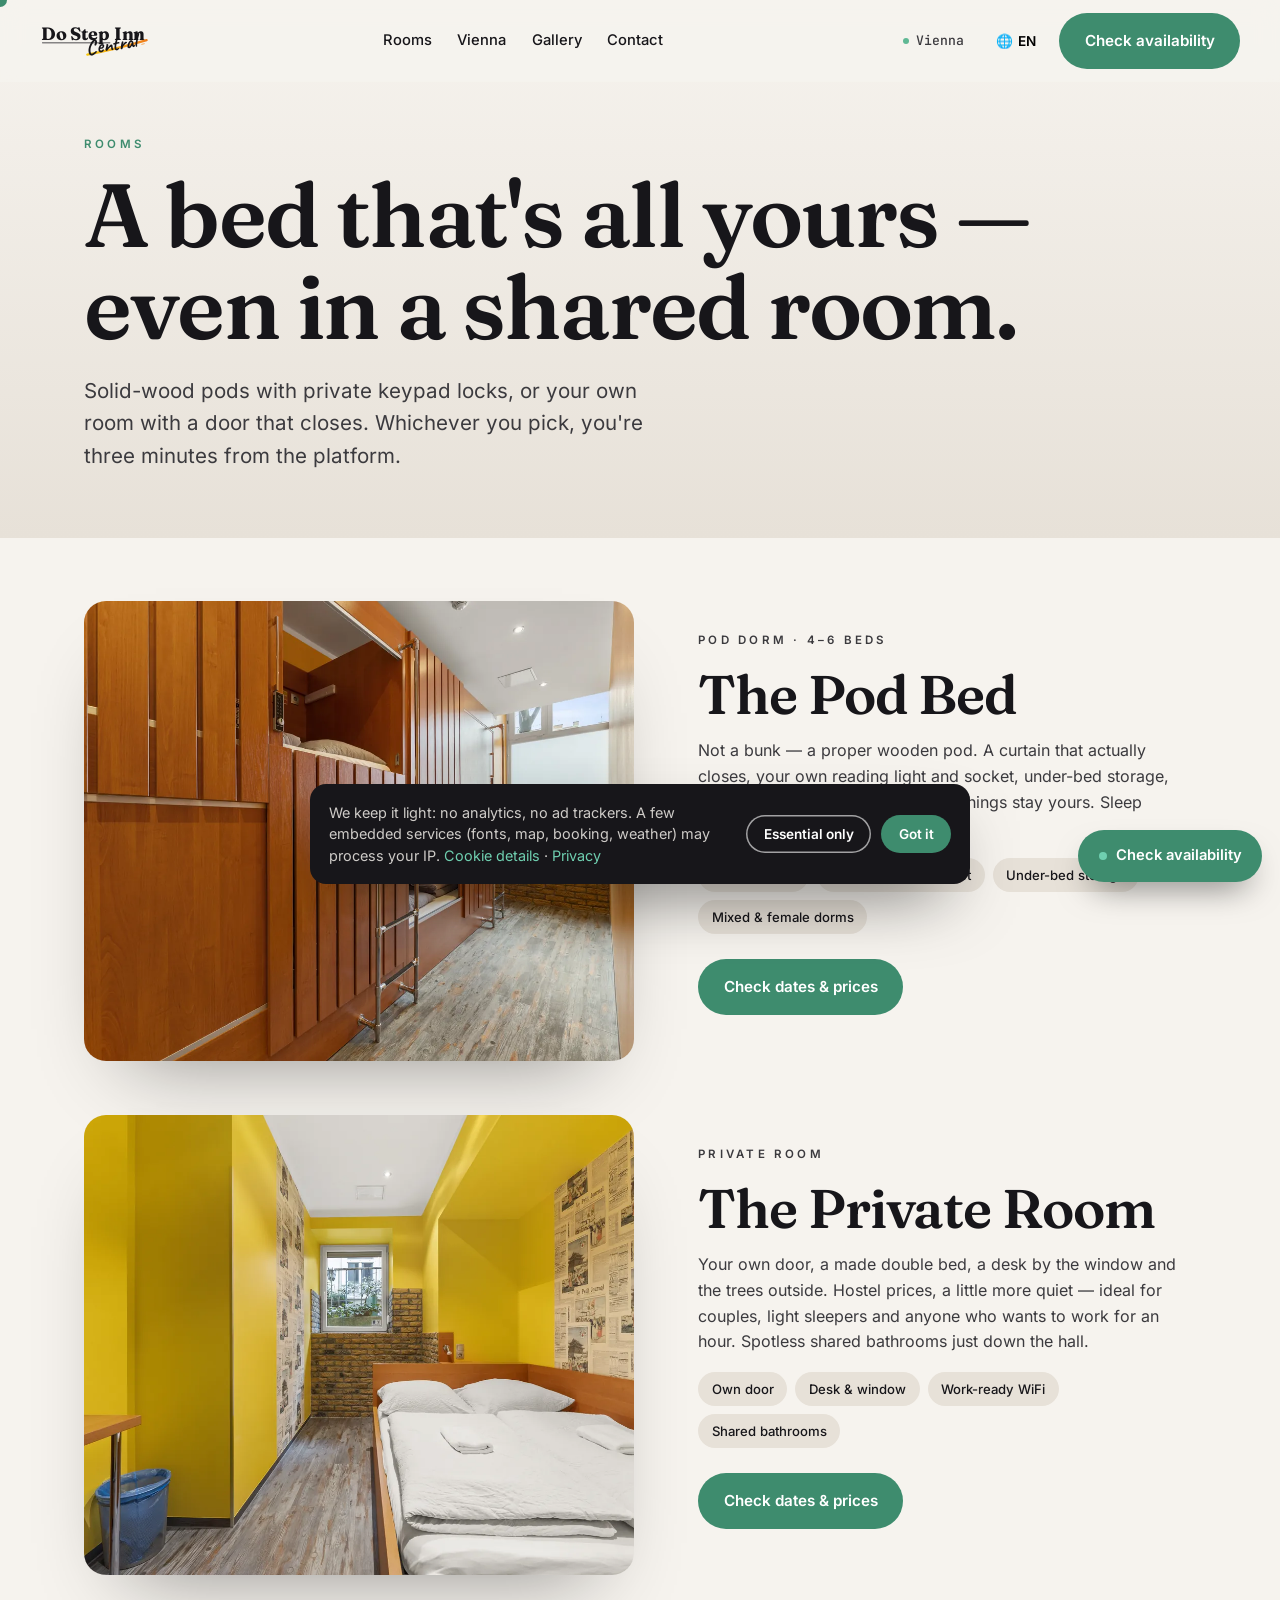
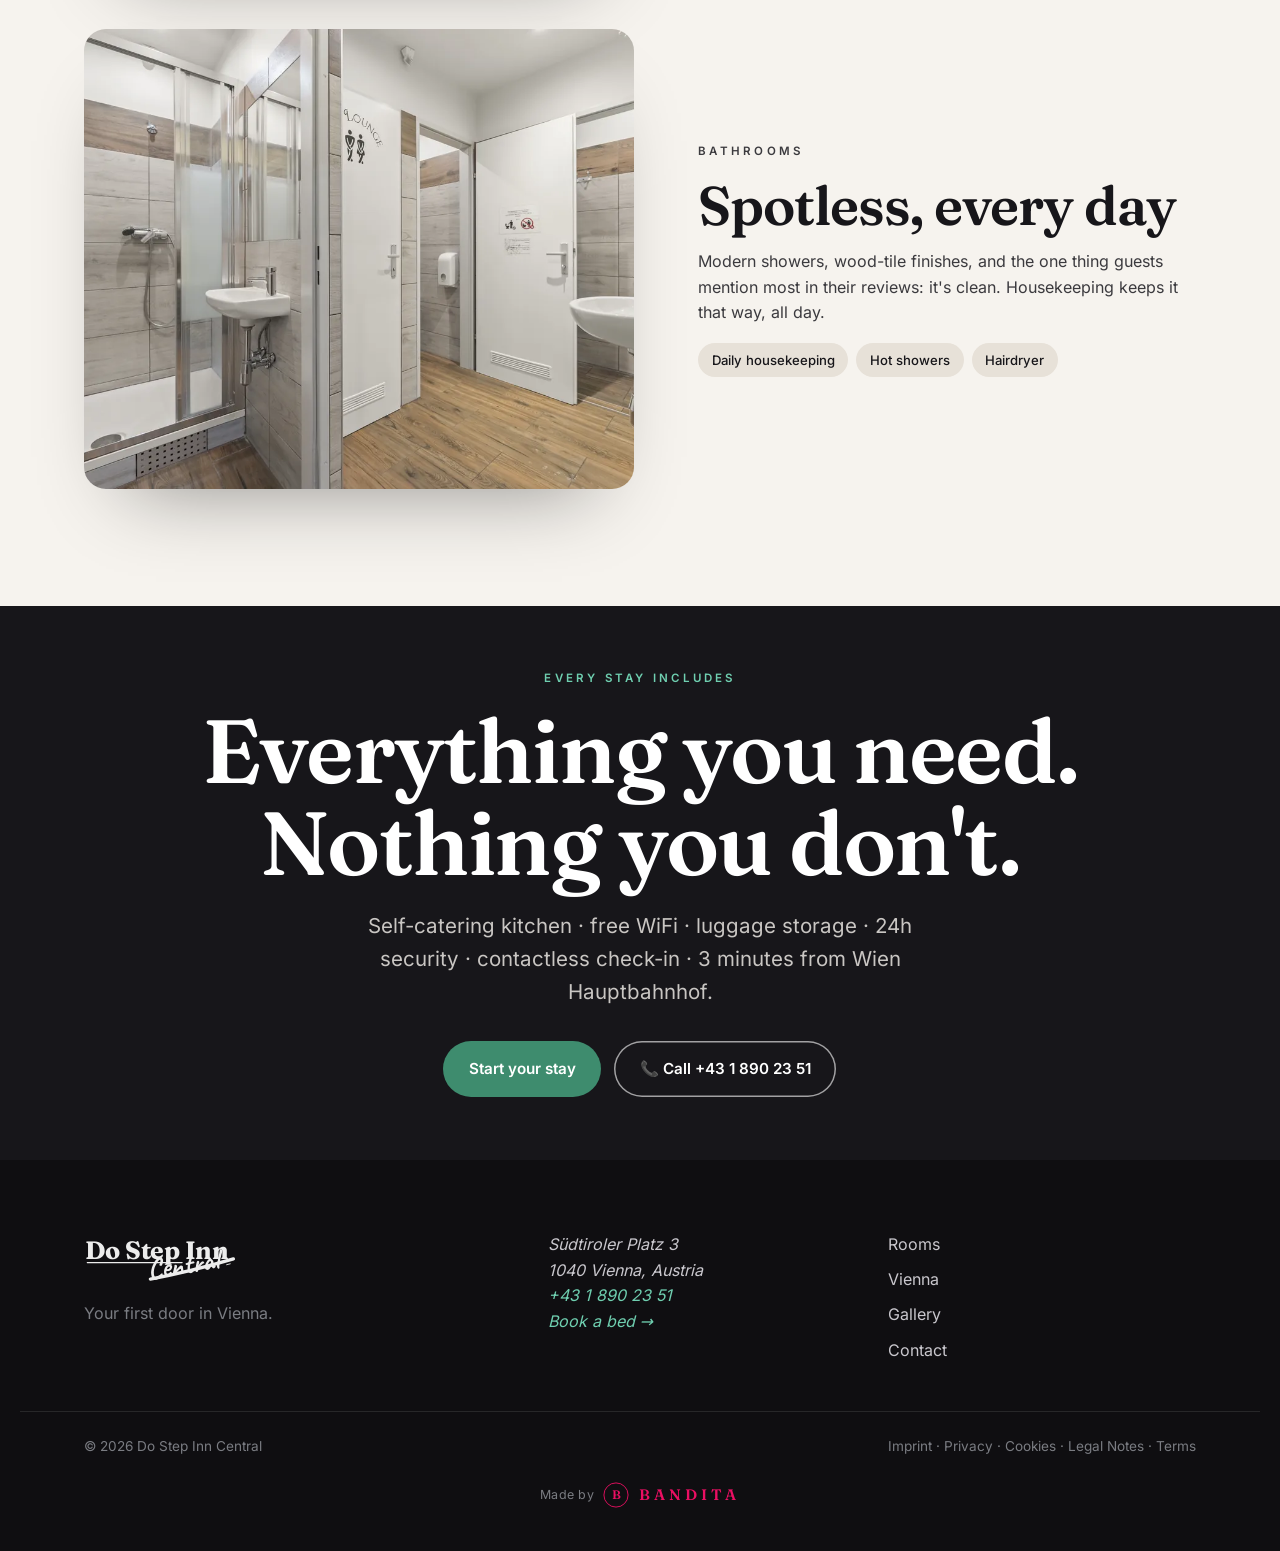
<file: rooms.html>
<!DOCTYPE html>
<html lang="en">
<head>
<meta charset="UTF-8" />
<meta name="viewport" content="width=device-width, initial-scale=1, viewport-fit=cover" />
<title>Rooms — Do Step Inn Central, Vienna</title>
<meta name="description" content="Lockable pod dorm beds and private rooms at Do Step Inn Central, 3 minutes from Vienna Hauptbahnhof. Spotless shared bathrooms, self check-in, free WiFi." />
<meta name="theme-color" content="#F6F3EE" />
<link rel="canonical" href="https://dostepinncentral.at/rooms" />
<meta name="robots" content="index,follow" />
<meta property="og:url" content="https://dostepinncentral.at/rooms" />
<meta property="og:image" content="https://dostepinncentral.at/assets/img/door-window.jpg" />
<meta name="twitter:card" content="summary_large_image" />
<meta name="twitter:image" content="https://dostepinncentral.at/assets/img/door-window.jpg" />
<link rel="stylesheet" href="assets/css/fonts.css?v=6" />
<link rel="stylesheet" href="assets/css/style.css?v=6" />
</head>
<body class="subpage">
<a data-i18n="skip" class="skip-link" href="#main">Skip to content</a>
<div class="cursor" aria-hidden="true"><span class="cursor__label"></span></div>
<div class="daylight" aria-hidden="true"></div>

<header class="topbar is-visible" id="topbar">
  <a class="topbar__brand" href="index.html" aria-label="Do Step Inn Central — home">
    <img src="assets/logo/dostepinn-central.svg?v=6" alt="Do Step Inn Central" width="147" height="47" />
  </a>
  <nav class="topbar__nav" aria-label="Primary">
    <a data-i18n="nav_rooms" href="rooms.html" aria-current="page">Rooms</a>
    <a data-i18n="nav_vienna" href="vienna.html">Vienna</a>
    <a data-i18n="nav_gallery" href="gallery.html">Gallery</a>
    <a data-i18n="nav_contact" href="contact.html">Contact</a>
  </nav>
  <div class="topbar__actions">
    <a class="nav-weather" href="index.html#firstday" aria-label="Live weather in Vienna" title="Live weather in Vienna" data-cursor="link"><span class="nav-weather__dot"></span><span id="nav-temp">Vienna</span></a>
    <div class="lang" role="group" aria-label="Language"><button class="lang__btn" aria-haspopup="listbox" aria-expanded="false" data-cursor="link"><span aria-hidden="true">🌐</span> <span class="lang__code">EN</span></button><ul class="lang__menu" role="listbox" hidden><li role="option" data-lang="en" aria-selected="true">English</li><li role="option" data-lang="de">Deutsch</li><li role="option" data-lang="ko">한국어</li><li role="option" data-lang="ja">日本語</li><li role="option" data-lang="th">ไทย</li><li role="option" data-lang="es">Español</li><li role="option" data-lang="it">Italiano</li></ul></div><a data-i18n="vienna_end_cta1" class="btn btn--book" href="index.html#book" data-cursor="book">Check availability</a>
    <button class="menu-toggle" aria-label="Menu" aria-controls="mobilemenu" aria-expanded="false"><span></span></button>
  </div>
</header>

<nav class="mobilemenu" id="mobilemenu" aria-label="Mobile navigation" hidden>
  <a data-i18n="nav_rooms" href="rooms.html">Rooms</a><a data-i18n="nav_vienna" href="vienna.html">Vienna</a><a data-i18n="nav_gallery" href="gallery.html">Gallery</a><a data-i18n="nav_contact" href="contact.html">Contact</a>
  <a data-i18n="vienna_end_cta1" href="index.html#book" class="mm-book">Check availability</a>
  <a data-i18n="cta_call" href="tel:+4318902351" class="mm-call" data-cursor="link">📞 Call +43 1 890 23 51</a>
</nav>

<main id="main">
  <section class="page-hero">
    <div class="wrap">
      <p data-i18n="nav_rooms" class="kicker">Rooms</p>
      <h1 data-i18n="rooms_title_h" class="display">A bed that's all yours — even in a shared room.</h1>
      <p data-i18n="rooms_title_lede" class="lede">Solid-wood pods with private keypad locks, or your own room with a door that closes. Whichever you pick, you're three minutes from the platform.</p>
    </div>
  </section>

  <section class="page-section">
    <div class="wrap">
      <article class="roomrow">
        <div class="roomrow__media" data-cursor="view">
          <picture><source type="image/webp" srcset="assets/img/room-pod.webp" /><img src="assets/img/room-pod.jpg" alt="Wooden pod beds with individual keypad locks" loading="lazy" width="1200" height="900" /></picture>
        </div>
        <div class="roomrow__body">
          <p data-i18n="rooms_r1_kicker" class="kicker">Pod dorm · 4–6 beds</p>
          <h2 data-i18n="ch4_pod_h">The Pod Bed</h2>
          <p data-i18n="rooms_r1_p">Not a bunk — a proper wooden pod. A curtain that actually closes, your own reading light and socket, under-bed storage, and a private keypad lock so your things stay yours. Sleep social, wake up private.</p>
          <ul class="chips"><li data-i18n="ch4_pod_c1">Lockable pod</li><li data-i18n="rooms_r1_c2">Reading light &amp; socket</li><li data-i18n="ch4_pod_c3">Under-bed storage</li><li data-i18n="rooms_r1_c4">Mixed &amp; female dorms</li></ul>
          <p style="margin-top:1.6rem"><a data-i18n="rooms_r1_cta" class="btn btn--primary" href="index.html#book" data-cursor="book">Check dates &amp; prices</a></p>
        </div>
      </article>

      <article class="roomrow">
        <div class="roomrow__media" data-cursor="view">
          <picture><source type="image/webp" srcset="assets/img/room-private.webp" /><img src="assets/img/room-private.jpg" alt="Private room with a double bed, desk and window" loading="lazy" width="1200" height="900" /></picture>
        </div>
        <div class="roomrow__body">
          <p data-i18n="ch4_priv_tag" class="kicker">Private room</p>
          <h2 data-i18n="ch4_priv_h">The Private Room</h2>
          <p data-i18n="rooms_r2_p">Your own door, a made double bed, a desk by the window and the trees outside. Hostel prices, a little more quiet — ideal for couples, light sleepers and anyone who wants to work for an hour. Spotless shared bathrooms just down the hall.</p>
          <ul class="chips"><li data-i18n="rooms_r2_c1">Own door</li><li data-i18n="ch4_priv_c1">Desk &amp; window</li><li data-i18n="ch4_priv_c2">Work-ready WiFi</li><li data-i18n="rooms_r2_c4">Shared bathrooms</li></ul>
          <p style="margin-top:1.6rem"><a data-i18n="rooms_r1_cta" class="btn btn--primary" href="index.html#book" data-cursor="book">Check dates &amp; prices</a></p>
        </div>
      </article>

      <article class="roomrow">
        <div class="roomrow__media" data-cursor="view">
          <picture><source type="image/webp" srcset="assets/img/bathroom.webp" /><img src="assets/img/bathroom.jpg" alt="Clean modern shared bathroom with showers and sinks" loading="lazy" width="1000" height="750" /></picture>
        </div>
        <div class="roomrow__body">
          <p data-i18n="rooms_r3_kicker" class="kicker">Bathrooms</p>
          <h2 data-i18n="rooms_r3_h">Spotless, every day</h2>
          <p data-i18n="rooms_r3_p">Modern showers, wood-tile finishes, and the one thing guests mention most in their reviews: it's clean. Housekeeping keeps it that way, all day.</p>
          <ul class="chips"><li data-i18n="rooms_r3_c1">Daily housekeeping</li><li data-i18n="rooms_r3_c2">Hot showers</li><li data-i18n="rooms_r3_c3">Hairdryer</li></ul>
        </div>
      </article>
    </div>
  </section>

  <section class="page-section" style="background:var(--ink);color:var(--soft-white)">
    <div class="wrap" style="text-align:center">
      <p data-i18n="rooms_end_kicker" class="kicker" style="color:var(--chair-mint)">Every stay includes</p>
      <h2 data-i18n="rooms_end_h" class="display" style="color:#fff;max-width:20ch;margin:0 auto 1.4rem">Everything you need. Nothing you don't.</h2>
      <p data-i18n="rooms_end_p" class="lede" style="color:rgba(246,243,238,.8);margin:0 auto 2rem">Self-catering kitchen · free WiFi · luggage storage · 24h security · contactless check-in · 3 minutes from Wien Hauptbahnhof.</p>
      <div class="cta-duo"><a data-i18n="rooms_end_cta" class="btn btn--primary" href="index.html#book" data-cursor="book">Start your stay</a><a data-i18n="cta_call" class="btn btn--ghost" href="tel:+4318902351" data-cursor="link">📞 Call +43 1 890 23 51</a></div>
    </div>
  </section>
</main>

<footer class="footer">
  <div class="wrap footer__grid">
    <div class="footer__brand"><img src="assets/logo/dostepinn-central.svg?v=6" alt="Do Step Inn Central" width="180" height="57" /><p data-i18n="foot_tagline" class="muted">Your first door in Vienna.</p></div>
    <address class="footer__contact">Südtiroler Platz 3<br />1040 Vienna, Austria<br /><a class="link" href="tel:+4318902351">+43 1 890 23 51</a><br /><a data-i18n="cta_bookbed" class="link" href="index.html#book">Book a bed →</a></address>
    <nav class="footer__nav" aria-label="Footer"><a data-i18n="nav_rooms" href="rooms.html">Rooms</a><a data-i18n="nav_vienna" href="vienna.html">Vienna</a><a data-i18n="nav_gallery" href="gallery.html">Gallery</a><a data-i18n="nav_contact" href="contact.html">Contact</a></nav>
  </div>
  <div class="wrap footer__legal muted"><span>© <span id="year">2026</span> Do Step Inn Central</span><span><a data-i18n="foot_imprint" href="imprint.html">Imprint</a> · <a data-i18n="foot_privacy" href="privacy.html">Privacy</a> · <a data-i18n="foot_cookies" href="cookies.html">Cookies</a> · <a data-i18n="foot_legalnotes" href="legal-notes.html">Legal Notes</a> · <a data-i18n="foot_terms" href="terms.html">Terms</a></span></div>
  <a class="made-by" href="https://bandita-pink.vercel.app" target="_blank" rel="noopener" aria-label="Made by Bandita — Marketing Agency" data-cursor="link">
    <span data-i18n="foot_madeby" class="made-by__label">Made by</span>
    <span class="made-by__mark" aria-hidden="true"><svg viewBox="0 0 40 40" width="26" height="26"><circle cx="20" cy="20" r="18.6" fill="none" stroke="currentColor" stroke-width="1.4"/><text x="20" y="26.5" text-anchor="middle" font-family="Fraunces,Georgia,serif" font-size="19" font-weight="600" fill="currentColor">B</text></svg></span>
    <span class="made-by__name">BANDITA</span>
  </a>
</footer>

<a class="pill is-visible" href="index.html#book" data-cursor="book" aria-label="Check availability"><span class="pill__dot"></span> <span data-i18n="cta_check">Check availability</span></a>
<script src="assets/js/i18n.js?v=6" defer></script>
<script src="assets/js/main.js?v=6" defer></script>
</body>
</html>
</file>
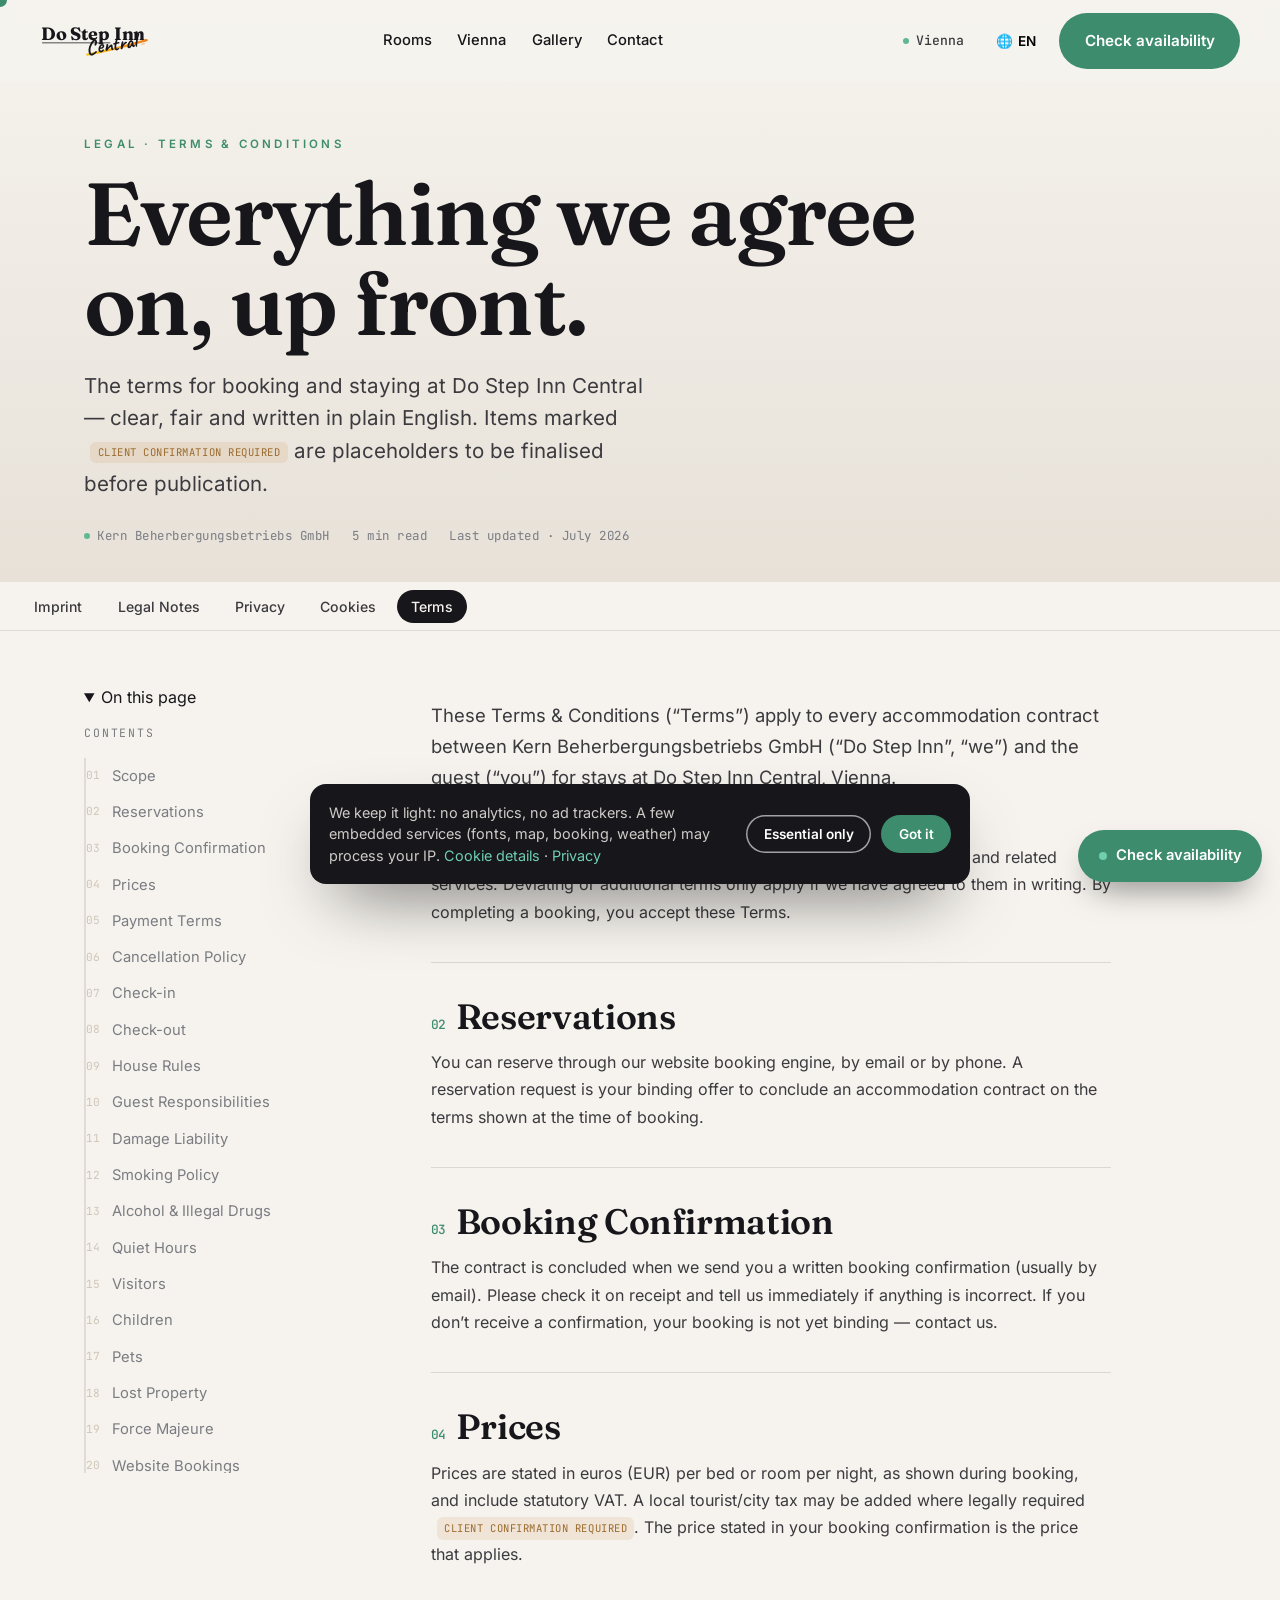
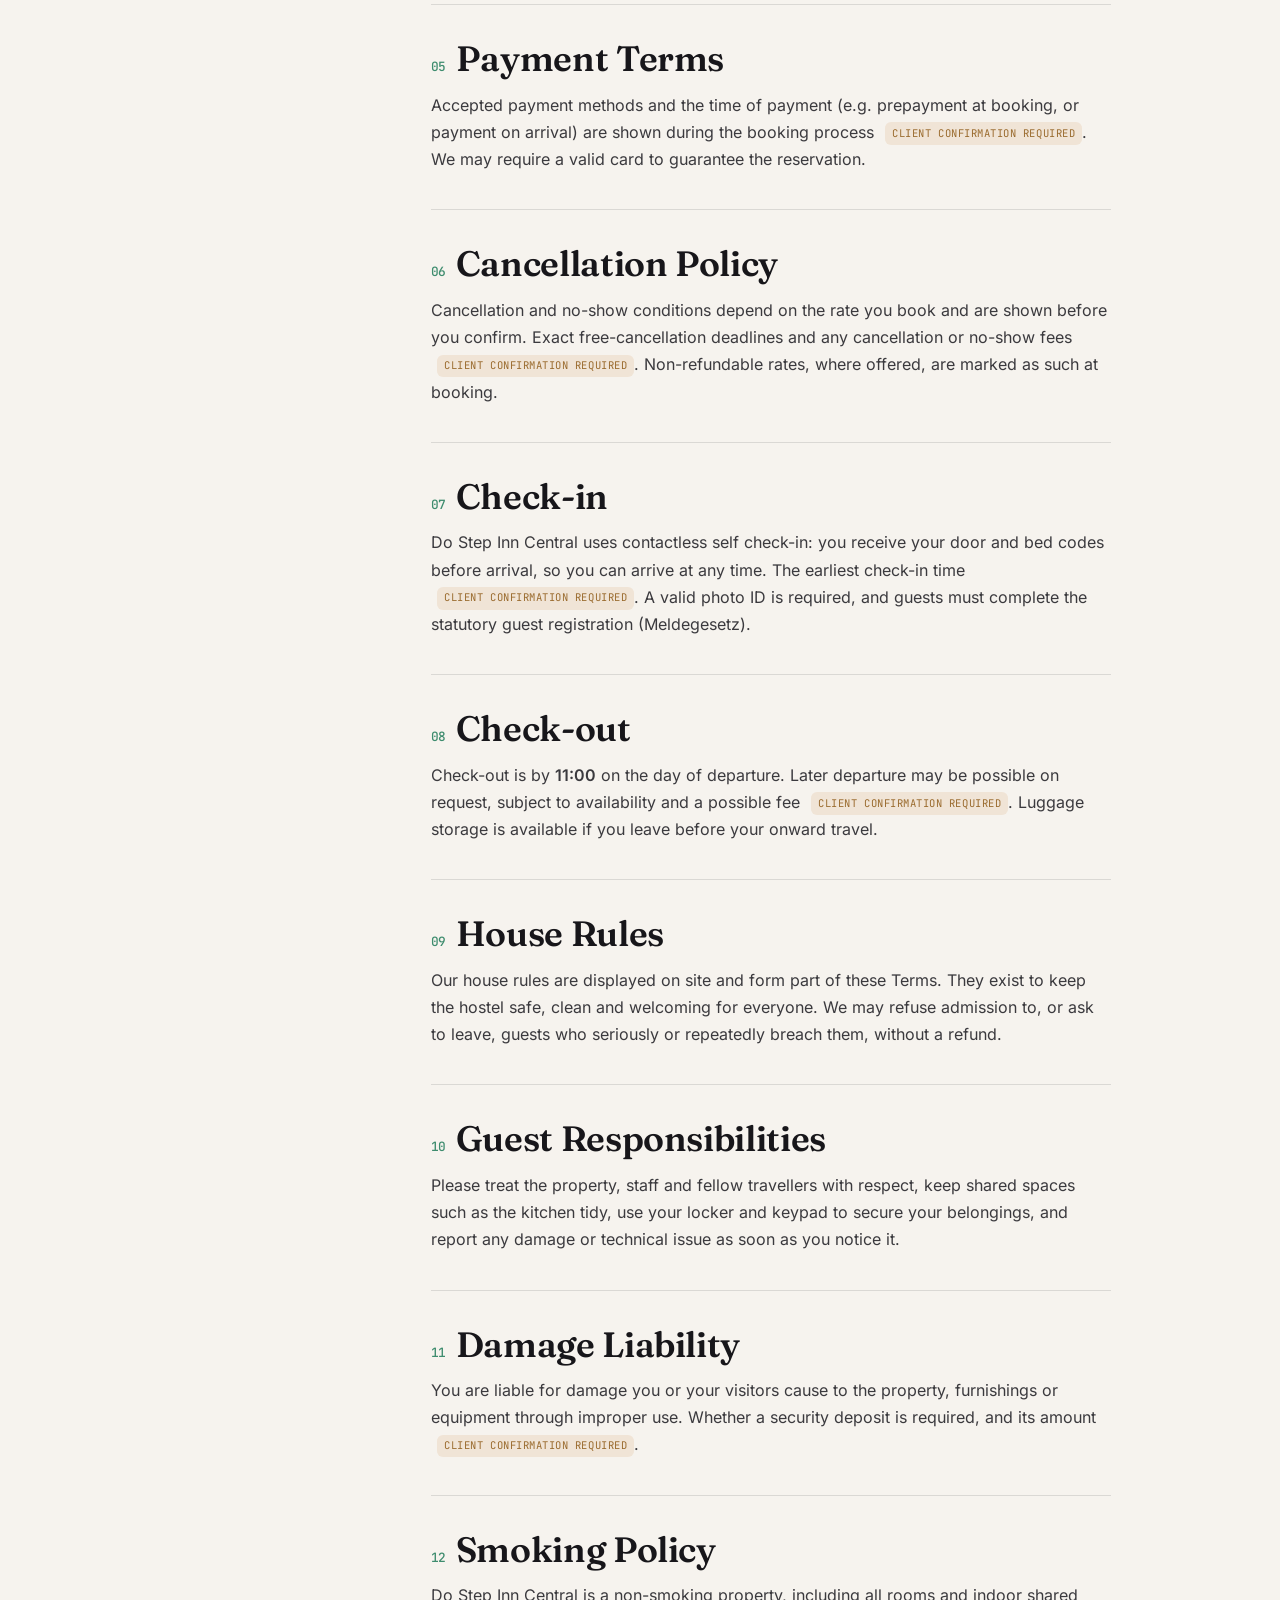
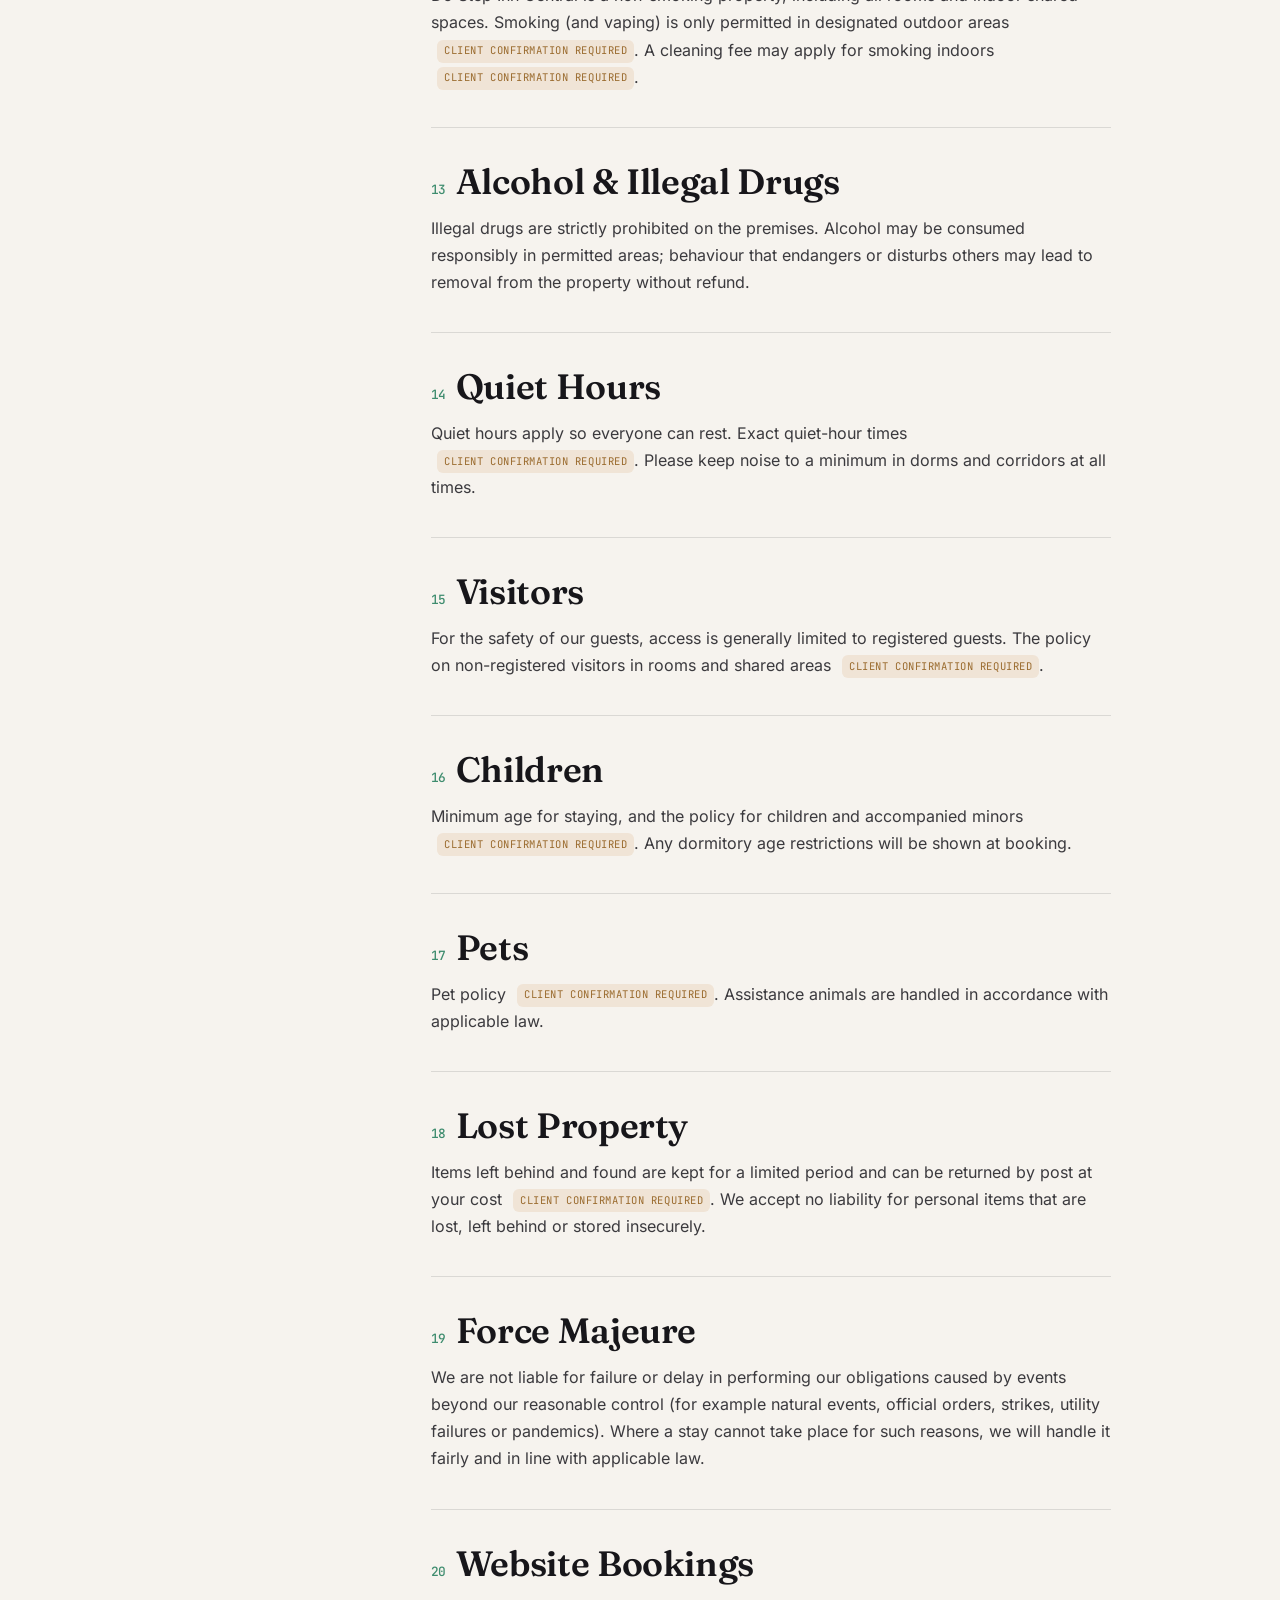
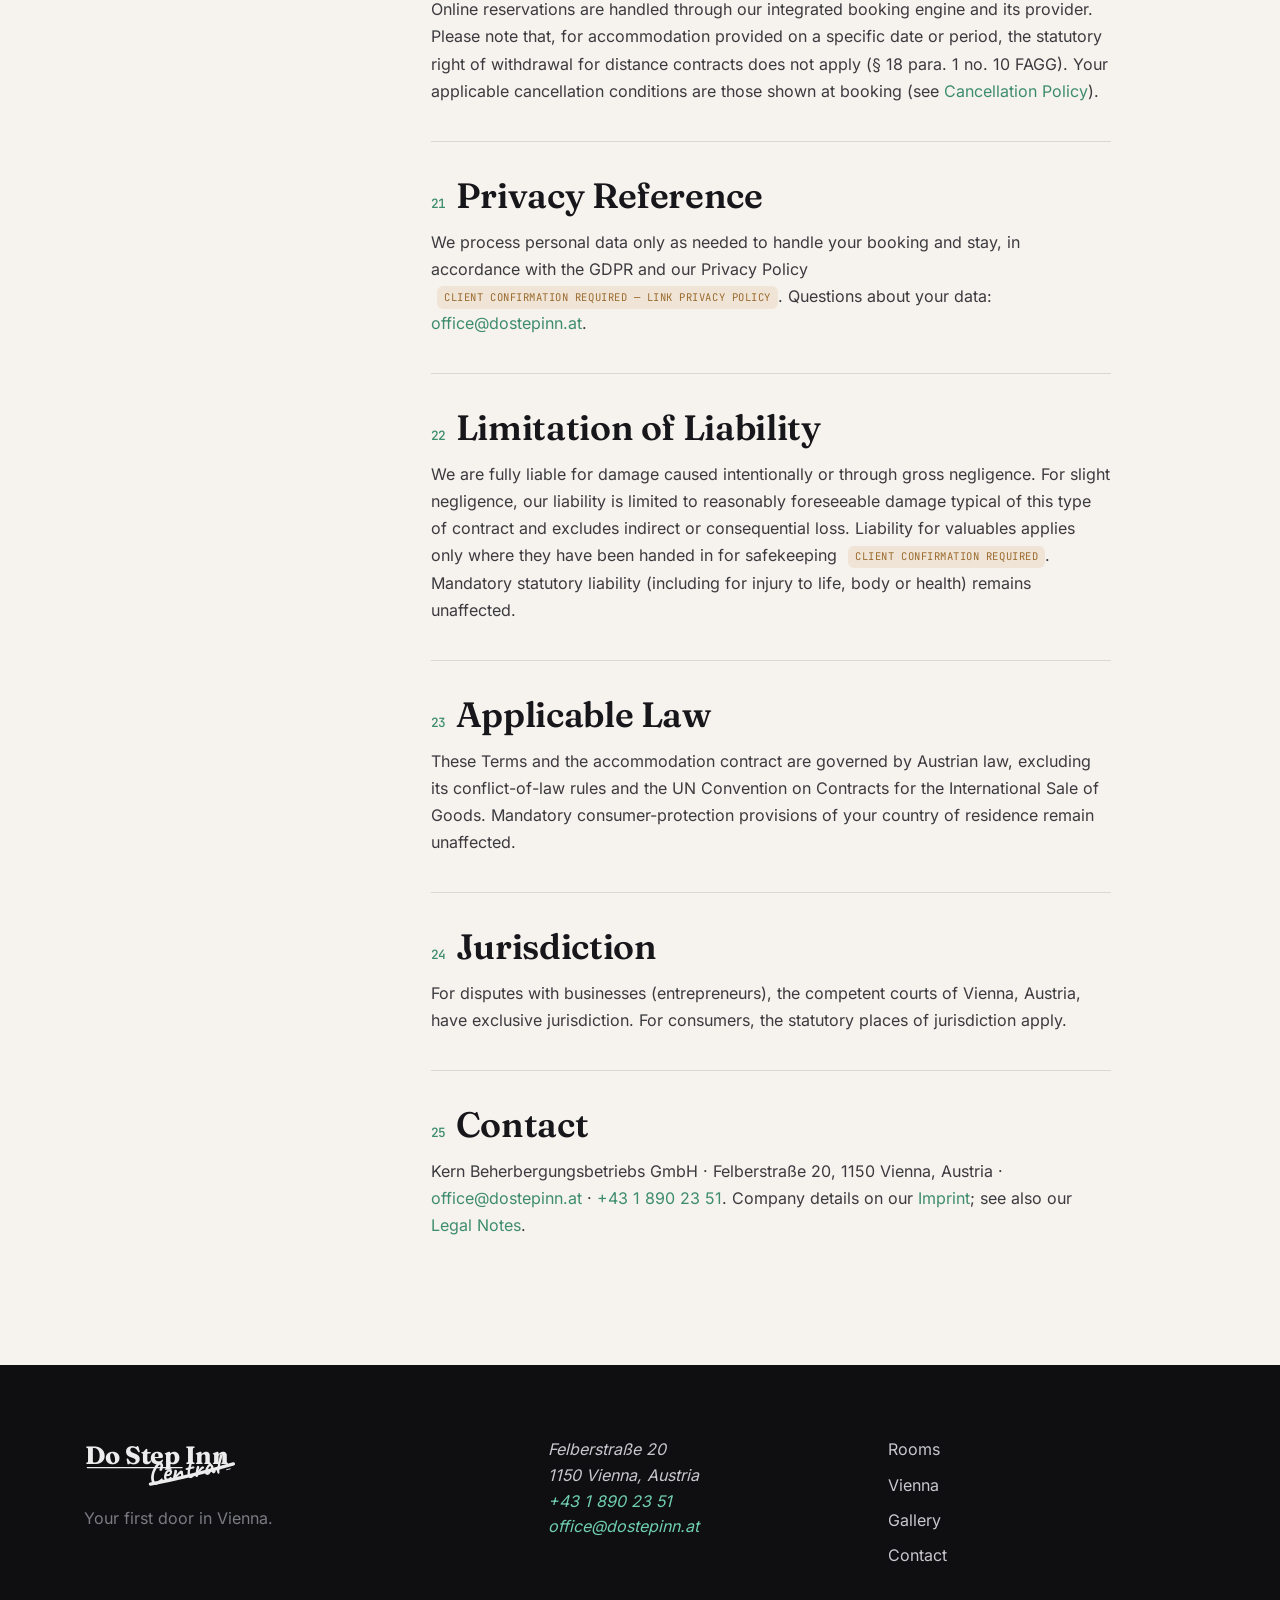
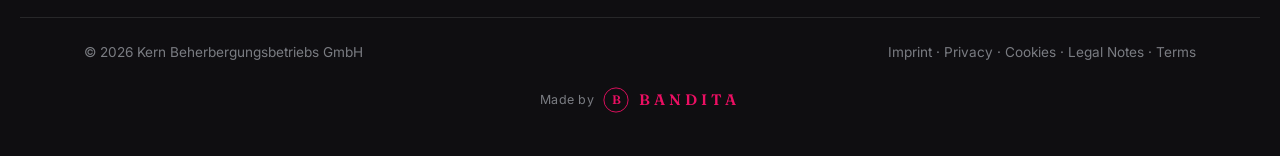
<file: terms.html>
<!DOCTYPE html>
<html lang="en">
<head>
<meta charset="UTF-8" />
<meta name="viewport" content="width=device-width, initial-scale=1, viewport-fit=cover" />
<title>Terms &amp; Conditions — Do Step Inn Central</title>
<meta name="description" content="Terms & Conditions (AGB) for stays at Do Step Inn Central, Vienna: reservations, prices, cancellation, check-in/out, house rules, liability and applicable law." />
<meta name="robots" content="index,follow" />
<meta name="theme-color" content="#F6F3EE" />
<link rel="canonical" href="https://dostepinncentral.at/terms" />
<meta property="og:url" content="https://dostepinncentral.at/terms" />
<meta property="og:image" content="https://dostepinncentral.at/assets/img/door-window.jpg" />
<meta name="twitter:card" content="summary_large_image" />
<meta name="twitter:image" content="https://dostepinncentral.at/assets/img/door-window.jpg" />
<meta property="og:title" content="Terms & Conditions — Do Step Inn Central" />
<meta property="og:description" content="Booking and stay terms for Do Step Inn Central, Vienna." />
<link rel="stylesheet" href="assets/css/fonts.css?v=6" />
<link rel="stylesheet" href="assets/css/style.css?v=6" />
</head>
<body class="subpage legal">
<a data-i18n="skip" class="skip-link" href="#main">Skip to content</a>
<div class="cursor" aria-hidden="true"><span class="cursor__label"></span></div>
<div class="daylight" aria-hidden="true"></div>

<header class="topbar is-visible" id="topbar">
  <a class="topbar__brand" href="index.html" aria-label="Do Step Inn Central — home"><img src="assets/logo/dostepinn-central.svg?v=6" alt="Do Step Inn Central" width="147" height="47" /></a>
  <nav class="topbar__nav" aria-label="Primary"><a data-i18n="nav_rooms" href="rooms.html">Rooms</a><a data-i18n="nav_vienna" href="vienna.html">Vienna</a><a data-i18n="nav_gallery" href="gallery.html">Gallery</a><a data-i18n="nav_contact" href="contact.html">Contact</a></nav>
  <div class="topbar__actions">
    <a class="nav-weather" href="index.html#firstday" aria-label="Live weather in Vienna" title="Live weather in Vienna" data-cursor="link"><span class="nav-weather__dot"></span><span id="nav-temp">Vienna</span></a>
    <div class="lang" role="group" aria-label="Language"><button class="lang__btn" aria-haspopup="listbox" aria-expanded="false" data-cursor="link"><span aria-hidden="true">🌐</span> <span class="lang__code">EN</span></button><ul class="lang__menu" role="listbox" hidden><li role="option" data-lang="en" aria-selected="true">English</li><li role="option" data-lang="de">Deutsch</li><li role="option" data-lang="ko">한국어</li><li role="option" data-lang="ja">日本語</li><li role="option" data-lang="th">ไทย</li><li role="option" data-lang="es">Español</li><li role="option" data-lang="it">Italiano</li></ul></div><a data-i18n="vienna_end_cta1" class="btn btn--book" href="index.html#book" data-cursor="book">Check availability</a>
    <button class="menu-toggle" aria-label="Menu" aria-controls="mobilemenu" aria-expanded="false"><span></span></button>
  </div>
</header>
<nav class="mobilemenu" id="mobilemenu" aria-label="Mobile navigation" hidden>
  <a data-i18n="nav_rooms" href="rooms.html">Rooms</a><a data-i18n="nav_vienna" href="vienna.html">Vienna</a><a data-i18n="nav_gallery" href="gallery.html">Gallery</a><a data-i18n="nav_contact" href="contact.html">Contact</a>
  <a data-i18n="vienna_end_cta1" href="index.html#book" class="mm-book">Check availability</a>
  <a data-i18n="cta_call" href="tel:+4318902351" class="mm-call" data-cursor="link">📞 Call +43 1 890 23 51</a>
</nav>

<main id="main">
  <section class="legal-hero">
    <div class="wrap">
      <p class="kicker">Legal · Terms &amp; Conditions</p>
      <h1>Everything we agree on, up front.</h1>
      <p class="lede">The terms for booking and staying at Do Step Inn Central — clear, fair and written in plain English. Items marked <span class="legal-flag">Client confirmation required</span> are placeholders to be finalised before publication.</p>
      <div class="legal-meta">
        <span><span class="dot"></span> Kern Beherbergungsbetriebs GmbH</span>
        <span id="reading-time">6 min read</span>
        <span>Last updated · July 2026</span>
      </div>
    </div>
  </section>

  <nav class="legal-subnav" aria-label="Legal">
    <ul class="wrap" style="padding-left:0;padding-right:0">
      <li><a data-i18n="foot_imprint" href="imprint.html">Imprint</a></li>
      <li><a data-i18n="foot_legalnotes" href="legal-notes.html">Legal Notes</a></li>
      <li><a data-i18n="foot_privacy" href="privacy.html">Privacy</a></li>
      <li><a data-i18n="foot_cookies" href="cookies.html">Cookies</a></li>
      <li><a data-i18n="foot_terms" href="terms.html" aria-current="page">Terms</a></li>
    </ul>
  </nav>

  <div class="wrap">
    <div class="legal-layout">
      <aside class="legal-toc" aria-label="On this page">
        <details open>
          <summary>On this page</summary>
          <p class="legal-toc__label" style="margin-top:.8rem">Contents</p>
          <ol>
            <li><a href="#scope">Scope</a></li>
            <li><a href="#reservations">Reservations</a></li>
            <li><a href="#confirmation">Booking Confirmation</a></li>
            <li><a href="#prices">Prices</a></li>
            <li><a href="#payment">Payment Terms</a></li>
            <li><a href="#cancellation">Cancellation Policy</a></li>
            <li><a href="#checkin">Check-in</a></li>
            <li><a href="#checkout">Check-out</a></li>
            <li><a href="#house">House Rules</a></li>
            <li><a href="#responsibilities">Guest Responsibilities</a></li>
            <li><a href="#damage">Damage Liability</a></li>
            <li><a href="#smoking">Smoking Policy</a></li>
            <li><a href="#substances">Alcohol &amp; Illegal Drugs</a></li>
            <li><a href="#quiet">Quiet Hours</a></li>
            <li><a href="#visitors">Visitors</a></li>
            <li><a href="#children">Children</a></li>
            <li><a href="#pets">Pets</a></li>
            <li><a href="#lost">Lost Property</a></li>
            <li><a href="#force">Force Majeure</a></li>
            <li><a href="#online">Website Bookings</a></li>
            <li><a href="#privacy">Privacy Reference</a></li>
            <li><a href="#liability">Limitation of Liability</a></li>
            <li><a href="#law">Applicable Law</a></li>
            <li><a href="#jurisdiction">Jurisdiction</a></li>
            <li><a data-i18n="nav_contact" href="#contact">Contact</a></li>
          </ol>
        </details>
      </aside>

      <article class="legal-content">
        <p>These Terms &amp; Conditions (“Terms”) apply to every accommodation contract between Kern Beherbergungsbetriebs GmbH (“Do Step Inn”, “we”) and the guest (“you”) for stays at Do Step Inn Central, Vienna.</p>

        <section class="legal-section"><h2 id="scope"><span class="num">01</span> Scope <button class="copylink" data-anchor="scope" aria-label="Copy link to section" title="Copy link">#</button></h2>
          <p>These Terms govern the booking, use and payment of accommodation and related services. Deviating or additional terms only apply if we have agreed to them in writing. By completing a booking, you accept these Terms.</p></section>

        <section class="legal-section"><h2 id="reservations"><span class="num">02</span> Reservations <button class="copylink" data-anchor="reservations" aria-label="Copy link to section" title="Copy link">#</button></h2>
          <p>You can reserve through our website booking engine, by email or by phone. A reservation request is your binding offer to conclude an accommodation contract on the terms shown at the time of booking.</p></section>

        <section class="legal-section"><h2 id="confirmation"><span class="num">03</span> Booking Confirmation <button class="copylink" data-anchor="confirmation" aria-label="Copy link to section" title="Copy link">#</button></h2>
          <p>The contract is concluded when we send you a written booking confirmation (usually by email). Please check it on receipt and tell us immediately if anything is incorrect. If you don’t receive a confirmation, your booking is not yet binding — contact us.</p></section>

        <section class="legal-section"><h2 id="prices"><span class="num">04</span> Prices <button class="copylink" data-anchor="prices" aria-label="Copy link to section" title="Copy link">#</button></h2>
          <p>Prices are stated in euros (EUR) per bed or room per night, as shown during booking, and include statutory VAT. A local tourist/city tax may be added where legally required <span class="legal-flag">Client confirmation required</span>. The price stated in your booking confirmation is the price that applies.</p></section>

        <section class="legal-section"><h2 id="payment"><span class="num">05</span> Payment Terms <button class="copylink" data-anchor="payment" aria-label="Copy link to section" title="Copy link">#</button></h2>
          <p>Accepted payment methods and the time of payment (e.g. prepayment at booking, or payment on arrival) are shown during the booking process <span class="legal-flag">Client confirmation required</span>. We may require a valid card to guarantee the reservation.</p></section>

        <section class="legal-section"><h2 id="cancellation"><span class="num">06</span> Cancellation Policy <button class="copylink" data-anchor="cancellation" aria-label="Copy link to section" title="Copy link">#</button></h2>
          <p>Cancellation and no-show conditions depend on the rate you book and are shown before you confirm. Exact free-cancellation deadlines and any cancellation or no-show fees <span class="legal-flag">Client confirmation required</span>. Non-refundable rates, where offered, are marked as such at booking.</p></section>

        <section class="legal-section"><h2 id="checkin"><span class="num">07</span> Check-in <button class="copylink" data-anchor="checkin" aria-label="Copy link to section" title="Copy link">#</button></h2>
          <p>Do Step Inn Central uses contactless self check-in: you receive your door and bed codes before arrival, so you can arrive at any time. The earliest check-in time <span class="legal-flag">Client confirmation required</span>. A valid photo ID is required, and guests must complete the statutory guest registration (Meldegesetz).</p></section>

        <section class="legal-section"><h2 id="checkout"><span class="num">08</span> Check-out <button class="copylink" data-anchor="checkout" aria-label="Copy link to section" title="Copy link">#</button></h2>
          <p>Check-out is by <strong>11:00</strong> on the day of departure. Later departure may be possible on request, subject to availability and a possible fee <span class="legal-flag">Client confirmation required</span>. Luggage storage is available if you leave before your onward travel.</p></section>

        <section class="legal-section"><h2 id="house"><span class="num">09</span> House Rules <button class="copylink" data-anchor="house" aria-label="Copy link to section" title="Copy link">#</button></h2>
          <p>Our house rules are displayed on site and form part of these Terms. They exist to keep the hostel safe, clean and welcoming for everyone. We may refuse admission to, or ask to leave, guests who seriously or repeatedly breach them, without a refund.</p></section>

        <section class="legal-section"><h2 id="responsibilities"><span class="num">10</span> Guest Responsibilities <button class="copylink" data-anchor="responsibilities" aria-label="Copy link to section" title="Copy link">#</button></h2>
          <p>Please treat the property, staff and fellow travellers with respect, keep shared spaces such as the kitchen tidy, use your locker and keypad to secure your belongings, and report any damage or technical issue as soon as you notice it.</p></section>

        <section class="legal-section"><h2 id="damage"><span class="num">11</span> Damage Liability <button class="copylink" data-anchor="damage" aria-label="Copy link to section" title="Copy link">#</button></h2>
          <p>You are liable for damage you or your visitors cause to the property, furnishings or equipment through improper use. Whether a security deposit is required, and its amount <span class="legal-flag">Client confirmation required</span>.</p></section>

        <section class="legal-section"><h2 id="smoking"><span class="num">12</span> Smoking Policy <button class="copylink" data-anchor="smoking" aria-label="Copy link to section" title="Copy link">#</button></h2>
          <p>Do Step Inn Central is a non-smoking property, including all rooms and indoor shared spaces. Smoking (and vaping) is only permitted in designated outdoor areas <span class="legal-flag">Client confirmation required</span>. A cleaning fee may apply for smoking indoors <span class="legal-flag">Client confirmation required</span>.</p></section>

        <section class="legal-section"><h2 id="substances"><span class="num">13</span> Alcohol &amp; Illegal Drugs <button class="copylink" data-anchor="substances" aria-label="Copy link to section" title="Copy link">#</button></h2>
          <p>Illegal drugs are strictly prohibited on the premises. Alcohol may be consumed responsibly in permitted areas; behaviour that endangers or disturbs others may lead to removal from the property without refund.</p></section>

        <section class="legal-section"><h2 id="quiet"><span class="num">14</span> Quiet Hours <button class="copylink" data-anchor="quiet" aria-label="Copy link to section" title="Copy link">#</button></h2>
          <p>Quiet hours apply so everyone can rest. Exact quiet-hour times <span class="legal-flag">Client confirmation required</span>. Please keep noise to a minimum in dorms and corridors at all times.</p></section>

        <section class="legal-section"><h2 id="visitors"><span class="num">15</span> Visitors <button class="copylink" data-anchor="visitors" aria-label="Copy link to section" title="Copy link">#</button></h2>
          <p>For the safety of our guests, access is generally limited to registered guests. The policy on non-registered visitors in rooms and shared areas <span class="legal-flag">Client confirmation required</span>.</p></section>

        <section class="legal-section"><h2 id="children"><span class="num">16</span> Children <button class="copylink" data-anchor="children" aria-label="Copy link to section" title="Copy link">#</button></h2>
          <p>Minimum age for staying, and the policy for children and accompanied minors <span class="legal-flag">Client confirmation required</span>. Any dormitory age restrictions will be shown at booking.</p></section>

        <section class="legal-section"><h2 id="pets"><span class="num">17</span> Pets <button class="copylink" data-anchor="pets" aria-label="Copy link to section" title="Copy link">#</button></h2>
          <p>Pet policy <span class="legal-flag">Client confirmation required</span>. Assistance animals are handled in accordance with applicable law.</p></section>

        <section class="legal-section"><h2 id="lost"><span class="num">18</span> Lost Property <button class="copylink" data-anchor="lost" aria-label="Copy link to section" title="Copy link">#</button></h2>
          <p>Items left behind and found are kept for a limited period and can be returned by post at your cost <span class="legal-flag">Client confirmation required</span>. We accept no liability for personal items that are lost, left behind or stored insecurely.</p></section>

        <section class="legal-section"><h2 id="force"><span class="num">19</span> Force Majeure <button class="copylink" data-anchor="force" aria-label="Copy link to section" title="Copy link">#</button></h2>
          <p>We are not liable for failure or delay in performing our obligations caused by events beyond our reasonable control (for example natural events, official orders, strikes, utility failures or pandemics). Where a stay cannot take place for such reasons, we will handle it fairly and in line with applicable law.</p></section>

        <section class="legal-section"><h2 id="online"><span class="num">20</span> Website Bookings <button class="copylink" data-anchor="online" aria-label="Copy link to section" title="Copy link">#</button></h2>
          <p>Online reservations are handled through our integrated booking engine and its provider. Please note that, for accommodation provided on a specific date or period, the statutory right of withdrawal for distance contracts does not apply (§ 18 para. 1 no. 10 FAGG). Your applicable cancellation conditions are those shown at booking (see <a href="#cancellation">Cancellation Policy</a>).</p></section>

        <section class="legal-section"><h2 id="privacy"><span class="num">21</span> Privacy Reference <button class="copylink" data-anchor="privacy" aria-label="Copy link to section" title="Copy link">#</button></h2>
          <p>We process personal data only as needed to handle your booking and stay, in accordance with the GDPR and our Privacy Policy <span class="legal-flag">Client confirmation required — link privacy policy</span>. Questions about your data: <a href="mailto:office@dostepinn.at">office@dostepinn.at</a>.</p></section>

        <section class="legal-section"><h2 id="liability"><span class="num">22</span> Limitation of Liability <button class="copylink" data-anchor="liability" aria-label="Copy link to section" title="Copy link">#</button></h2>
          <p>We are fully liable for damage caused intentionally or through gross negligence. For slight negligence, our liability is limited to reasonably foreseeable damage typical of this type of contract and excludes indirect or consequential loss. Liability for valuables applies only where they have been handed in for safekeeping <span class="legal-flag">Client confirmation required</span>. Mandatory statutory liability (including for injury to life, body or health) remains unaffected.</p></section>

        <section class="legal-section"><h2 id="law"><span class="num">23</span> Applicable Law <button class="copylink" data-anchor="law" aria-label="Copy link to section" title="Copy link">#</button></h2>
          <p>These Terms and the accommodation contract are governed by Austrian law, excluding its conflict-of-law rules and the UN Convention on Contracts for the International Sale of Goods. Mandatory consumer-protection provisions of your country of residence remain unaffected.</p></section>

        <section class="legal-section"><h2 id="jurisdiction"><span class="num">24</span> Jurisdiction <button class="copylink" data-anchor="jurisdiction" aria-label="Copy link to section" title="Copy link">#</button></h2>
          <p>For disputes with businesses (entrepreneurs), the competent courts of Vienna, Austria, have exclusive jurisdiction. For consumers, the statutory places of jurisdiction apply.</p></section>

        <section class="legal-section"><h2 id="contact"><span class="num">25</span> Contact <button class="copylink" data-anchor="contact" aria-label="Copy link to section" title="Copy link">#</button></h2>
          <p>Kern Beherbergungsbetriebs GmbH · Felberstraße 20, 1150 Vienna, Austria · <a href="mailto:office@dostepinn.at">office@dostepinn.at</a> · <a href="tel:+4318902351">+43 1 890 23 51</a>. Company details on our <a data-i18n="foot_imprint" href="imprint.html">Imprint</a>; see also our <a data-i18n="foot_legalnotes" href="legal-notes.html">Legal Notes</a>.</p></section>
      </article>
    </div>
  </div>
</main>

<button class="to-top" aria-label="Back to top" title="Back to top">↑</button>

<footer class="footer">
  <div class="wrap footer__grid">
    <div class="footer__brand"><img src="assets/logo/dostepinn-central.svg?v=6" alt="Do Step Inn Central" width="180" height="57" /><p data-i18n="foot_tagline" class="muted">Your first door in Vienna.</p></div>
    <address class="footer__contact">Felberstraße 20<br />1150 Vienna, Austria<br /><a class="link" href="tel:+4318902351">+43 1 890 23 51</a><br /><a class="link" href="mailto:office@dostepinn.at">office@dostepinn.at</a></address>
    <nav class="footer__nav" aria-label="Footer"><a data-i18n="nav_rooms" href="rooms.html">Rooms</a><a data-i18n="nav_vienna" href="vienna.html">Vienna</a><a data-i18n="nav_gallery" href="gallery.html">Gallery</a><a data-i18n="nav_contact" href="contact.html">Contact</a></nav>
  </div>
  <div class="wrap footer__legal muted">
    <span>© <span id="year">2026</span> Kern Beherbergungsbetriebs GmbH</span>
    <span><a data-i18n="foot_imprint" href="imprint.html">Imprint</a> · <a data-i18n="foot_privacy" href="privacy.html">Privacy</a> · <a data-i18n="foot_cookies" href="cookies.html">Cookies</a> · <a data-i18n="foot_legalnotes" href="legal-notes.html">Legal Notes</a> · <a data-i18n="foot_terms" href="terms.html">Terms</a></span>
  </div>
  <a class="made-by" href="https://bandita-pink.vercel.app" target="_blank" rel="noopener" aria-label="Made by Bandita — Marketing Agency" data-cursor="link">
    <span data-i18n="foot_madeby" class="made-by__label">Made by</span>
    <span class="made-by__mark" aria-hidden="true"><svg viewBox="0 0 40 40" width="26" height="26"><circle cx="20" cy="20" r="18.6" fill="none" stroke="currentColor" stroke-width="1.4"/><text x="20" y="26.5" text-anchor="middle" font-family="Fraunces,Georgia,serif" font-size="19" font-weight="600" fill="currentColor">B</text></svg></span>
    <span class="made-by__name">BANDITA</span>
  </a>
</footer>

<a class="pill is-visible" href="index.html#book" data-cursor="book" aria-label="Check availability"><span class="pill__dot"></span> <span data-i18n="cta_check">Check availability</span></a>
<script src="assets/js/i18n.js?v=6" defer></script>
<script src="assets/js/main.js?v=6" defer></script>
</body>
</html>
</file>
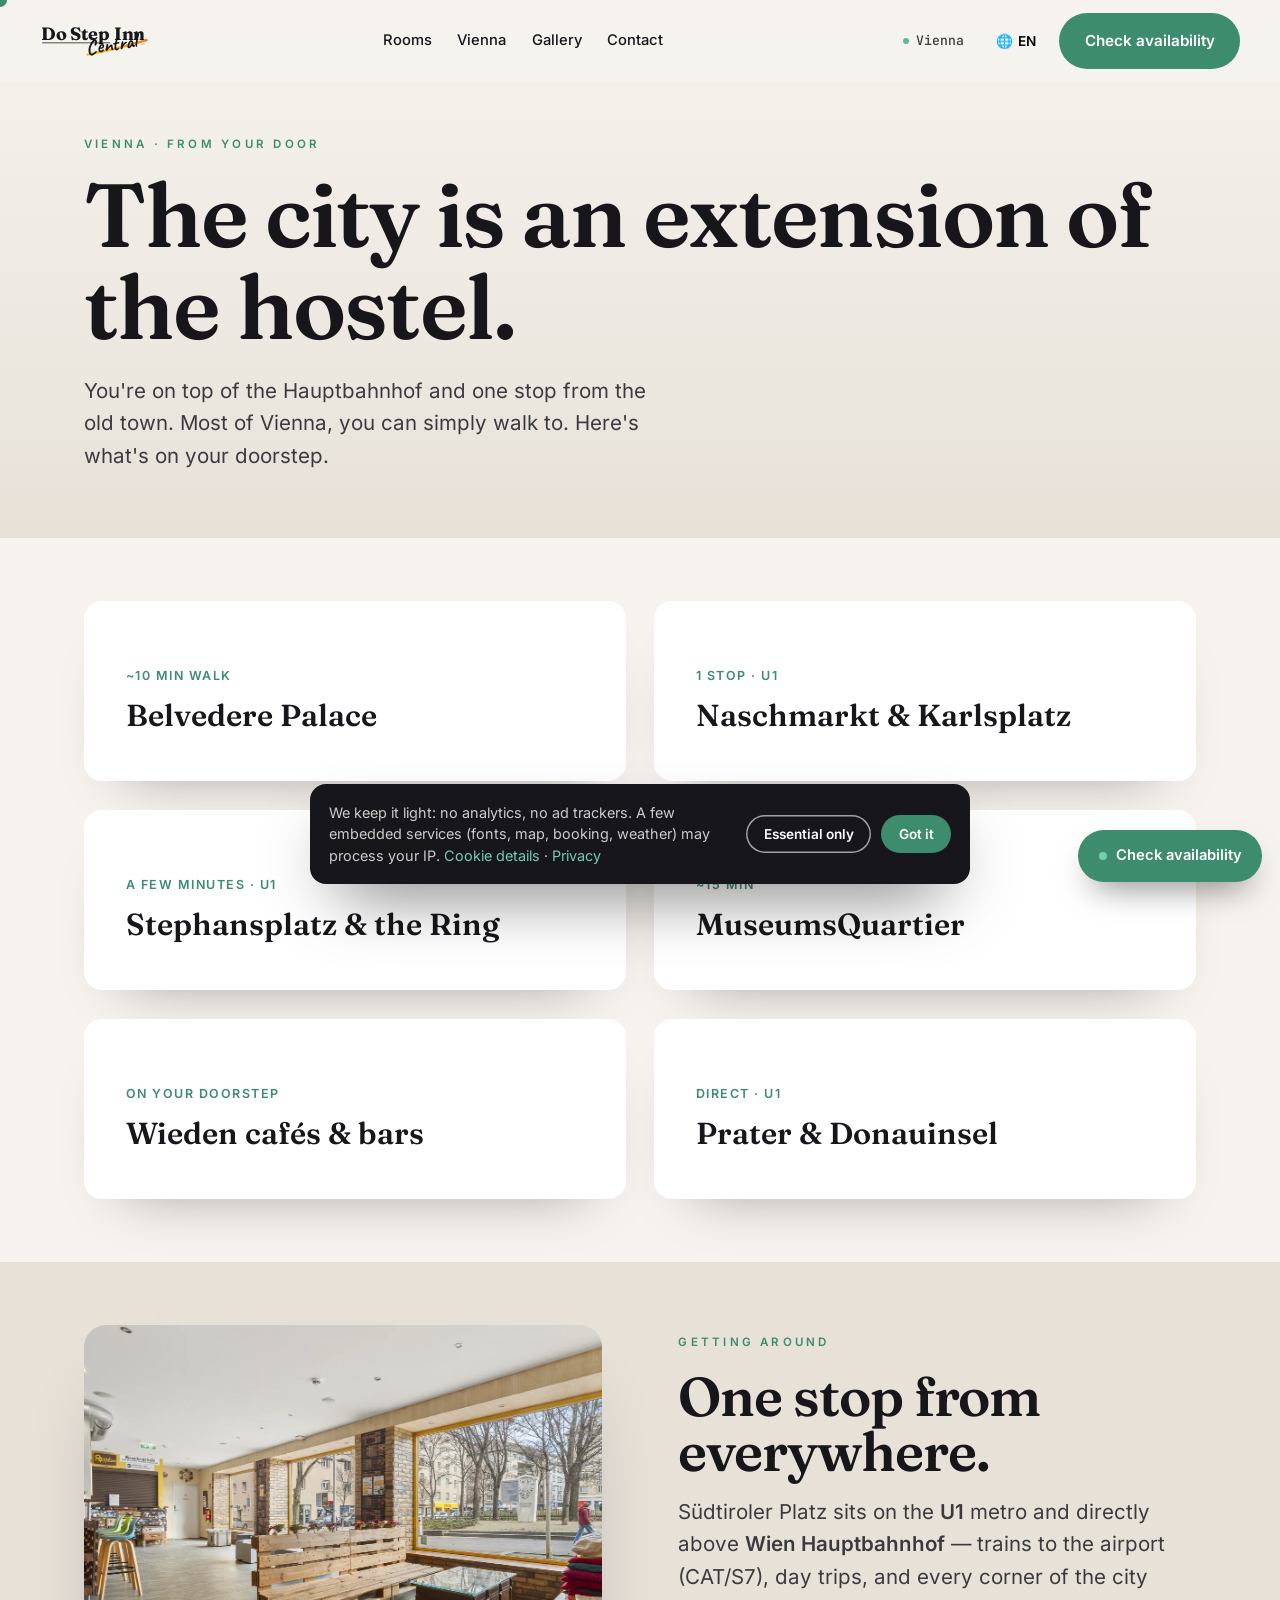
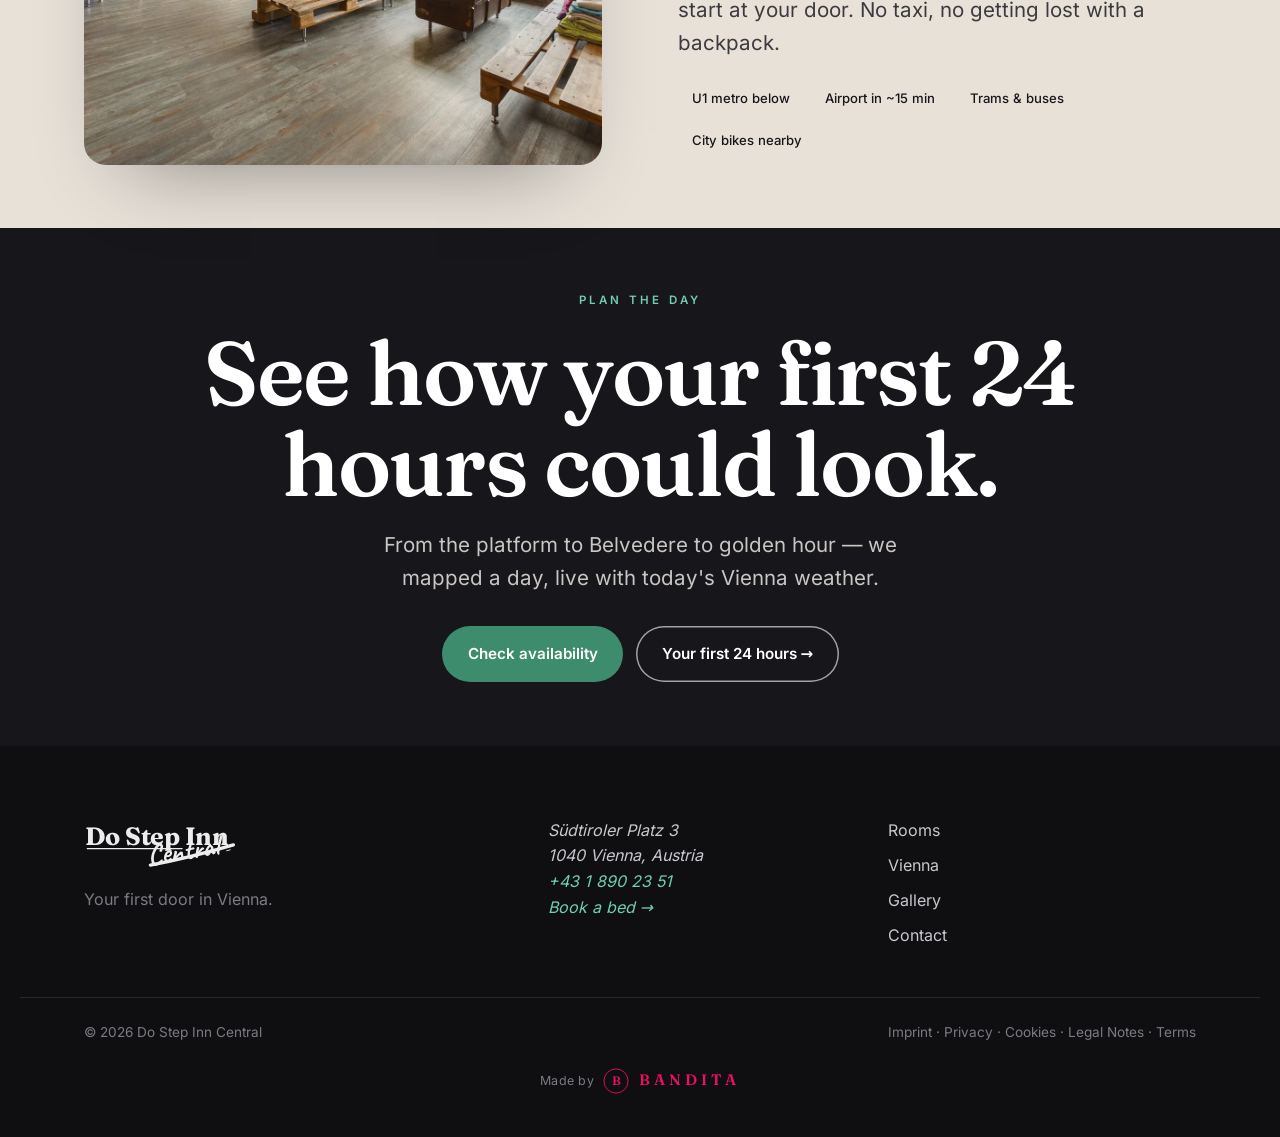
<file: vienna.html>
<!DOCTYPE html>
<html lang="en">
<head>
<meta charset="UTF-8" />
<meta name="viewport" content="width=device-width, initial-scale=1, viewport-fit=cover" />
<title>Vienna — from your door · Do Step Inn Central</title>
<meta name="description" content="Belvedere in 10 minutes, the old town one metro stop away. From Do Step Inn Central at Vienna Hauptbahnhof, most of the city is walkable." />
<meta name="theme-color" content="#F6F3EE" />
<link rel="canonical" href="https://dostepinncentral.at/vienna" />
<meta name="robots" content="index,follow" />
<meta property="og:url" content="https://dostepinncentral.at/vienna" />
<meta property="og:image" content="https://dostepinncentral.at/assets/img/door-window.jpg" />
<meta name="twitter:card" content="summary_large_image" />
<meta name="twitter:image" content="https://dostepinncentral.at/assets/img/door-window.jpg" />
<link rel="stylesheet" href="assets/css/fonts.css?v=6" />
<link rel="stylesheet" href="assets/css/style.css?v=6" />
</head>
<body class="subpage">
<a data-i18n="skip" class="skip-link" href="#main">Skip to content</a>
<div class="cursor" aria-hidden="true"><span class="cursor__label"></span></div>
<div class="daylight" aria-hidden="true"></div>

<header class="topbar is-visible" id="topbar">
  <a class="topbar__brand" href="index.html" aria-label="Do Step Inn Central — home"><img src="assets/logo/dostepinn-central.svg?v=6" alt="Do Step Inn Central" width="147" height="47" /></a>
  <nav class="topbar__nav" aria-label="Primary">
    <a data-i18n="nav_rooms" href="rooms.html">Rooms</a><a data-i18n="nav_vienna" href="vienna.html" aria-current="page">Vienna</a><a data-i18n="nav_gallery" href="gallery.html">Gallery</a><a data-i18n="nav_contact" href="contact.html">Contact</a>
  </nav>
  <div class="topbar__actions">
    <a class="nav-weather" href="index.html#firstday" aria-label="Live weather in Vienna" title="Live weather in Vienna" data-cursor="link"><span class="nav-weather__dot"></span><span id="nav-temp">Vienna</span></a>
    <div class="lang" role="group" aria-label="Language"><button class="lang__btn" aria-haspopup="listbox" aria-expanded="false" data-cursor="link"><span aria-hidden="true">🌐</span> <span class="lang__code">EN</span></button><ul class="lang__menu" role="listbox" hidden><li role="option" data-lang="en" aria-selected="true">English</li><li role="option" data-lang="de">Deutsch</li><li role="option" data-lang="ko">한국어</li><li role="option" data-lang="ja">日本語</li><li role="option" data-lang="th">ไทย</li><li role="option" data-lang="es">Español</li><li role="option" data-lang="it">Italiano</li></ul></div><a data-i18n="vienna_end_cta1" class="btn btn--book" href="index.html#book" data-cursor="book">Check availability</a>
    <button class="menu-toggle" aria-label="Menu" aria-controls="mobilemenu" aria-expanded="false"><span></span></button>
  </div>
</header>

<nav class="mobilemenu" id="mobilemenu" aria-label="Mobile navigation" hidden>
  <a data-i18n="nav_rooms" href="rooms.html">Rooms</a><a data-i18n="nav_vienna" href="vienna.html">Vienna</a><a data-i18n="nav_gallery" href="gallery.html">Gallery</a><a data-i18n="nav_contact" href="contact.html">Contact</a>
  <a data-i18n="vienna_end_cta1" href="index.html#book" class="mm-book">Check availability</a>
  <a data-i18n="cta_call" href="tel:+4318902351" class="mm-call" data-cursor="link">📞 Call +43 1 890 23 51</a>
</nav>

<main id="main">
  <section class="page-hero">
    <div class="wrap">
      <p data-i18n="vienna_title_kicker" class="kicker">Vienna · from your door</p>
      <h1 data-i18n="vienna_title_h" class="display">The city is an extension of the hostel.</h1>
      <p data-i18n="vienna_title_lede" class="lede">You're on top of the Hauptbahnhof and one stop from the old town. Most of Vienna, you can simply walk to. Here's what's on your doorstep.</p>
    </div>
  </section>

  <section class="page-section">
    <div class="wrap">
      <ul class="places">
        <li class="place" data-cursor="view"><span data-i18n="ch7_p1_d" class="place__d">~10 min walk</span><b data-i18n="ch7_p1_b">Belvedere Palace</b></li>
        <li class="place" data-cursor="view"><span data-i18n="vienna_p2_d" class="place__d">1 stop · U1</span><b data-i18n="vienna_p2_b">Naschmarkt &amp; Karlsplatz</b></li>
        <li class="place" data-cursor="view"><span data-i18n="vienna_p3_d" class="place__d">a few minutes · U1</span><b data-i18n="ch7_p3_b">Stephansplatz &amp; the Ring</b></li>
        <li class="place" data-cursor="view"><span data-i18n="vienna_p4_d" class="place__d">~15 min</span><b data-i18n="vienna_p4_b">MuseumsQuartier</b></li>
        <li class="place" data-cursor="view"><span data-i18n="ch7_p4_d" class="place__d">on your doorstep</span><b data-i18n="vienna_p5_b">Wieden cafés &amp; bars</b></li>
        <li class="place" data-cursor="view"><span data-i18n="vienna_p6_d" class="place__d">direct · U1</span><b data-i18n="vienna_p6_b">Prater &amp; Donauinsel</b></li>
      </ul>
    </div>
  </section>

  <section class="page-section" style="background:var(--concrete)">
    <div class="wrap grid-2">
      <div class="roomrow__media" data-cursor="view" style="min-height:min(56vh,440px);border-radius:22px;position:relative;overflow:hidden">
        <picture><source type="image/webp" srcset="assets/img/door-window.webp" /><img src="assets/img/door-window.jpg" alt="Lounge window onto Südtiroler Platz and the park" loading="lazy" width="1300" height="975" style="position:absolute;inset:0;width:100%;height:100%;object-fit:cover" /></picture>
      </div>
      <div>
        <p data-i18n="vienna_mid_kicker" class="kicker">Getting around</p>
        <h2 data-i18n="vienna_mid_h" class="display" style="font-size:clamp(2rem,4.5vw,3.4rem)">One stop from everywhere.</h2>
        <p data-i18n="vienna_mid_p" class="lede" style="margin-top:1rem">Südtiroler Platz sits on the <b>U1</b> metro and directly above <b>Wien Hauptbahnhof</b> — trains to the airport (CAT/S7), day trips, and every corner of the city start at your door. No taxi, no getting lost with a backpack.</p>
        <ul class="chips" style="margin-top:1.4rem"><li data-i18n="vienna_mid_c1">U1 metro below</li><li data-i18n="vienna_mid_c2">Airport in ~15 min</li><li data-i18n="vienna_mid_c3">Trams &amp; buses</li><li data-i18n="vienna_mid_c4">City bikes nearby</li></ul>
      </div>
    </div>
  </section>

  <section class="page-section" style="background:var(--ink);color:var(--soft-white);text-align:center">
    <div class="wrap">
      <p data-i18n="vienna_end_kicker" class="kicker" style="color:var(--chair-mint)">Plan the day</p>
      <h2 data-i18n="vienna_end_h" class="display" style="color:#fff;max-width:20ch;margin:0 auto 1.2rem">See how your first 24 hours could look.</h2>
      <p data-i18n="vienna_end_p" class="lede" style="color:rgba(246,243,238,.8);margin:0 auto 2rem">From the platform to Belvedere to golden hour — we mapped a day, live with today's Vienna weather.</p>
      <div class="cta-duo"><a data-i18n="vienna_end_cta1" class="btn btn--primary" href="index.html#book" data-cursor="book">Check availability</a><a data-i18n="vienna_end_cta2" class="btn btn--ghost" href="index.html#firstday" data-cursor="link">Your first 24 hours →</a></div>
    </div>
  </section>
</main>

<footer class="footer">
  <div class="wrap footer__grid">
    <div class="footer__brand"><img src="assets/logo/dostepinn-central.svg?v=6" alt="Do Step Inn Central" width="180" height="57" /><p data-i18n="foot_tagline" class="muted">Your first door in Vienna.</p></div>
    <address class="footer__contact">Südtiroler Platz 3<br />1040 Vienna, Austria<br /><a class="link" href="tel:+4318902351">+43 1 890 23 51</a><br /><a data-i18n="cta_bookbed" class="link" href="index.html#book">Book a bed →</a></address>
    <nav class="footer__nav" aria-label="Footer"><a data-i18n="nav_rooms" href="rooms.html">Rooms</a><a data-i18n="nav_vienna" href="vienna.html">Vienna</a><a data-i18n="nav_gallery" href="gallery.html">Gallery</a><a data-i18n="nav_contact" href="contact.html">Contact</a></nav>
  </div>
  <div class="wrap footer__legal muted"><span>© <span id="year">2026</span> Do Step Inn Central</span><span><a data-i18n="foot_imprint" href="imprint.html">Imprint</a> · <a data-i18n="foot_privacy" href="privacy.html">Privacy</a> · <a data-i18n="foot_cookies" href="cookies.html">Cookies</a> · <a data-i18n="foot_legalnotes" href="legal-notes.html">Legal Notes</a> · <a data-i18n="foot_terms" href="terms.html">Terms</a></span></div>
  <a class="made-by" href="https://bandita-pink.vercel.app" target="_blank" rel="noopener" aria-label="Made by Bandita — Marketing Agency" data-cursor="link">
    <span data-i18n="foot_madeby" class="made-by__label">Made by</span>
    <span class="made-by__mark" aria-hidden="true"><svg viewBox="0 0 40 40" width="26" height="26"><circle cx="20" cy="20" r="18.6" fill="none" stroke="currentColor" stroke-width="1.4"/><text x="20" y="26.5" text-anchor="middle" font-family="Fraunces,Georgia,serif" font-size="19" font-weight="600" fill="currentColor">B</text></svg></span>
    <span class="made-by__name">BANDITA</span>
  </a>
</footer>

<a class="pill is-visible" href="index.html#book" data-cursor="book" aria-label="Check availability"><span class="pill__dot"></span> <span data-i18n="cta_check">Check availability</span></a>
<script src="assets/js/i18n.js?v=6" defer></script>
<script src="assets/js/main.js?v=6" defer></script>
</body>
</html>
</file>
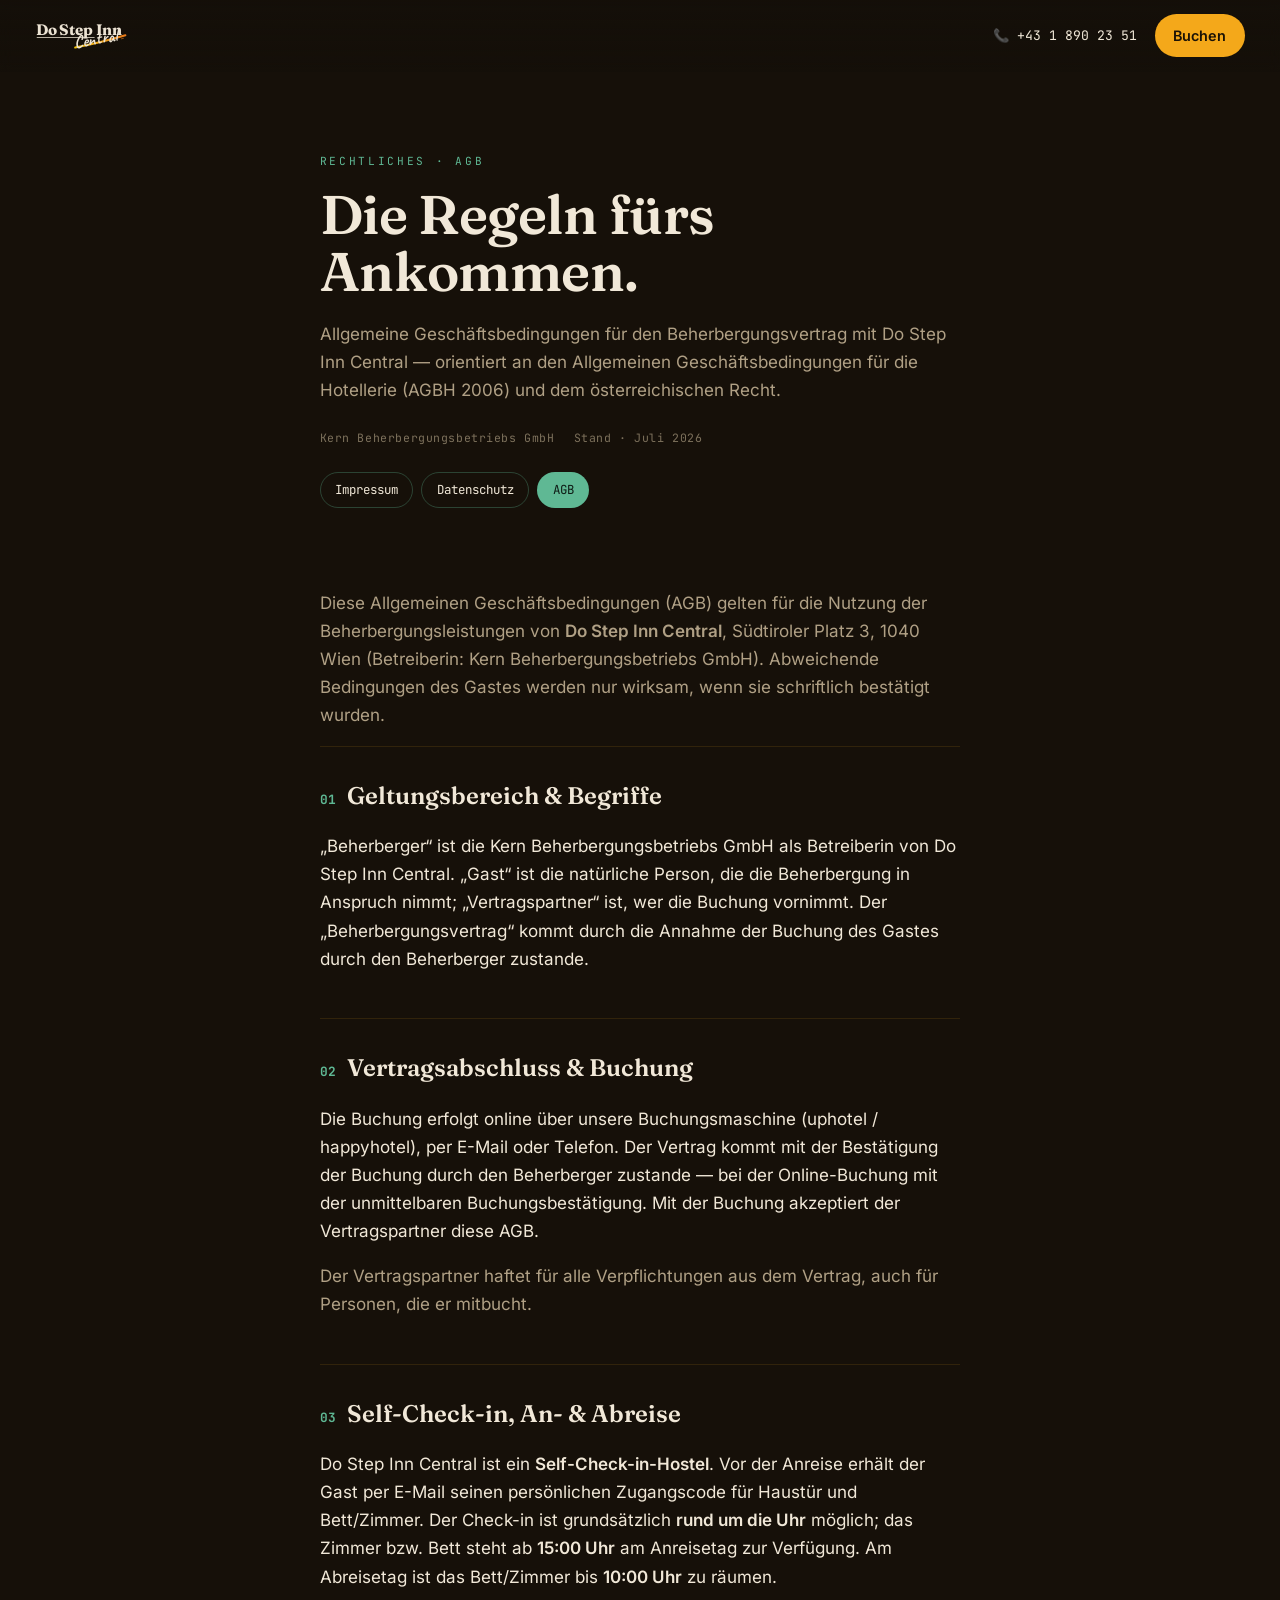
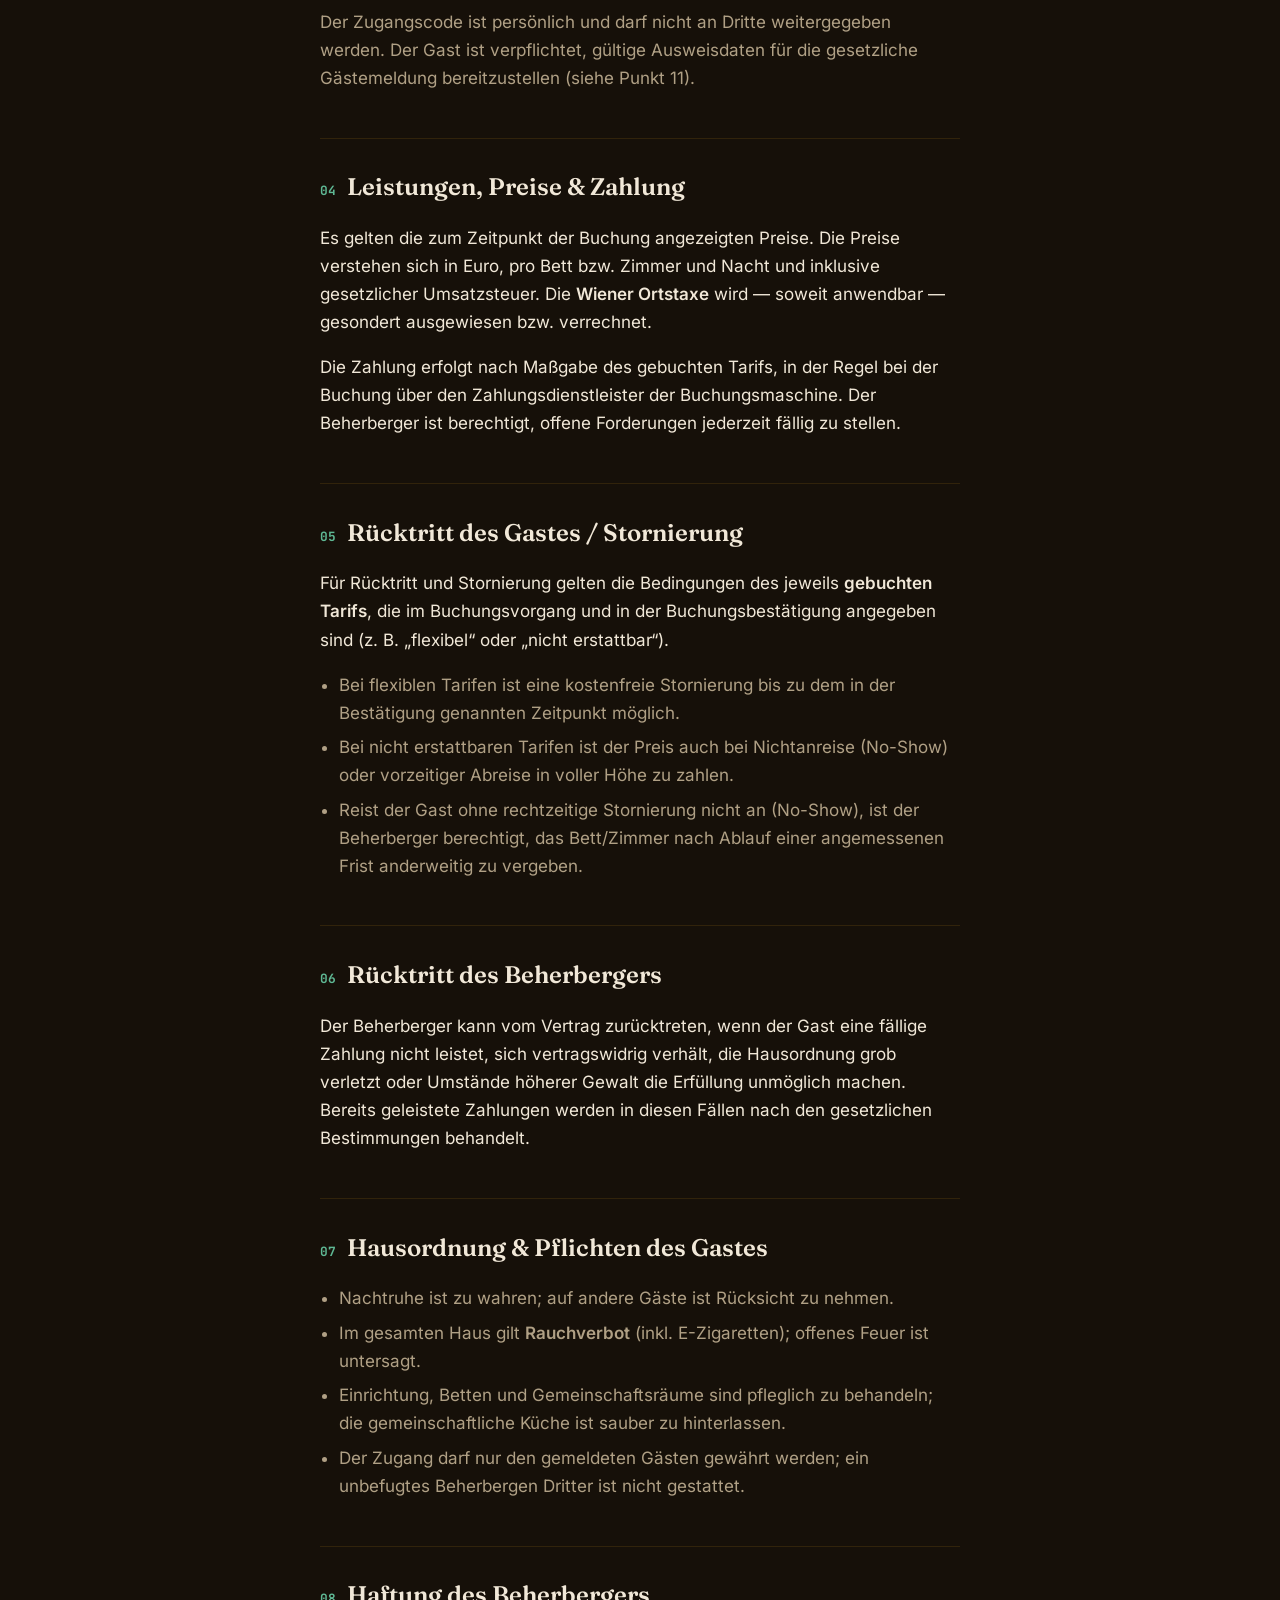
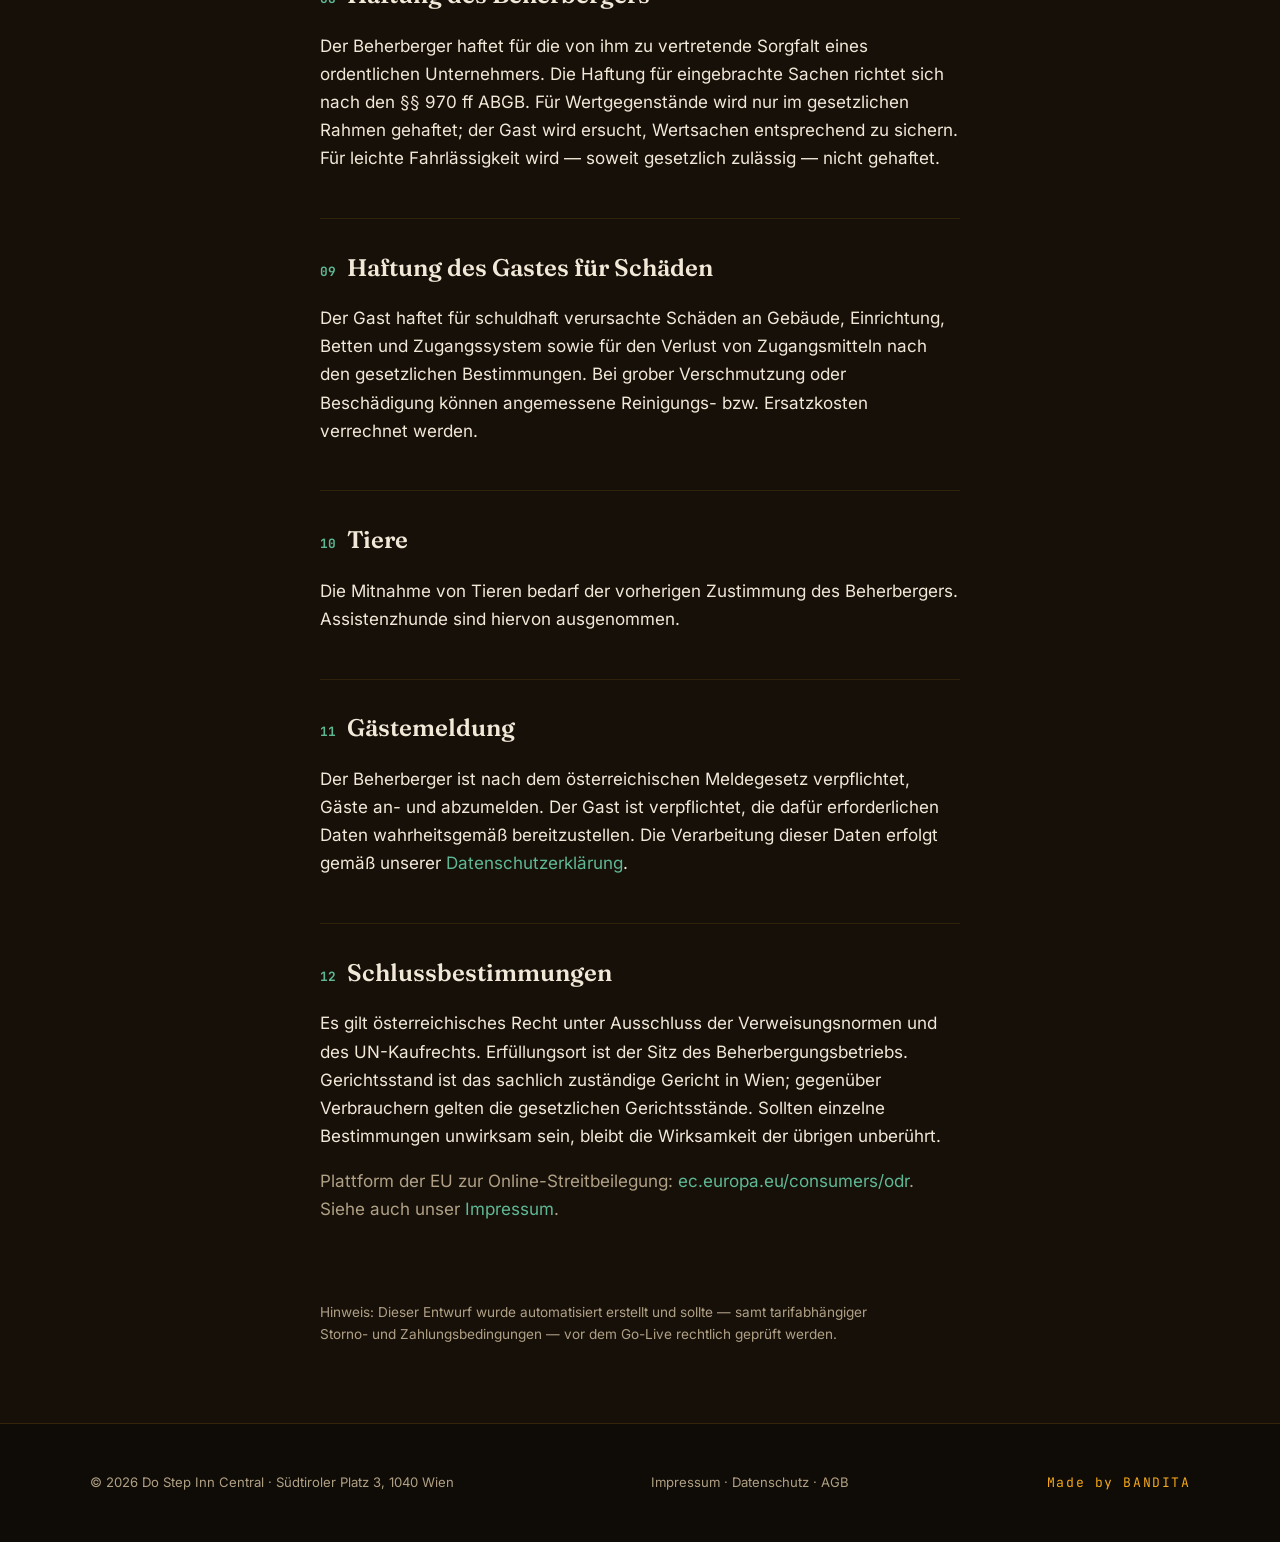
<file: v2/agb.html>
<!DOCTYPE html>
<html lang="de">
<head>
<meta charset="UTF-8" />
<meta name="viewport" content="width=device-width, initial-scale=1, viewport-fit=cover" />
<title>AGB — Do Step Inn Central</title>
<meta name="robots" content="noindex" />
<meta name="theme-color" content="#161009" />
<link rel="stylesheet" href="/assets/css/fonts.css?v=6" />
<link rel="stylesheet" href="/v2/legal.css?v=1" />
</head>
<body>
<header class="topbar">
  <a href="/v2/" aria-label="Do Step Inn Central"><img class="topbar__logo" src="/assets/logo/dostepinn-central-light.svg?v=2" alt="Do Step Inn Central" width="120" height="38" /></a>
  <div class="topbar__actions">
    <a class="tb-call" href="tel:+4318902351">📞 +43 1 890 23 51</a>
    <a class="btn btn--p" href="/v2/#book">Buchen</a>
  </div>
</header>

<main class="wrap">
  <section class="legal-hero">
    <p class="kicker">Rechtliches · AGB</p>
    <h1>Die Regeln fürs Ankommen.</h1>
    <p class="lede">Allgemeine Geschäftsbedingungen für den Beherbergungsvertrag mit Do Step Inn Central — orientiert an den Allgemeinen Geschäftsbedingungen für die Hotellerie (AGBH 2006) und dem österreichischen Recht.</p>
    <div class="legal-meta">
      <span>Kern Beherbergungsbetriebs GmbH</span>
      <span>Stand · Juli 2026</span>
    </div>
    <nav class="legal-nav">
      <a href="/v2/imprint">Impressum</a>
      <a href="/v2/privacy">Datenschutz</a>
      <a href="/v2/agb" aria-current="page">AGB</a>
    </nav>
  </section>

  <div class="legal-content">
    <p class="muted">Diese Allgemeinen Geschäftsbedingungen (AGB) gelten für die Nutzung der Beherbergungsleistungen von <strong>Do Step Inn Central</strong>, Südtiroler Platz 3, 1040 Wien (Betreiberin: Kern Beherbergungsbetriebs GmbH). Abweichende Bedingungen des Gastes werden nur wirksam, wenn sie schriftlich bestätigt wurden.</p>

    <section>
      <h2><span class="num">01</span> Geltungsbereich &amp; Begriffe</h2>
      <p>„Beherberger“ ist die Kern Beherbergungsbetriebs GmbH als Betreiberin von Do Step Inn Central. „Gast“ ist die natürliche Person, die die Beherbergung in Anspruch nimmt; „Vertragspartner“ ist, wer die Buchung vornimmt. Der „Beherbergungsvertrag“ kommt durch die Annahme der Buchung des Gastes durch den Beherberger zustande.</p>
    </section>

    <section>
      <h2><span class="num">02</span> Vertragsabschluss &amp; Buchung</h2>
      <p>Die Buchung erfolgt online über unsere Buchungsmaschine (uphotel / happyhotel), per E-Mail oder Telefon. Der Vertrag kommt mit der Bestätigung der Buchung durch den Beherberger zustande — bei der Online-Buchung mit der unmittelbaren Buchungsbestätigung. Mit der Buchung akzeptiert der Vertragspartner diese AGB.</p>
      <p class="muted">Der Vertragspartner haftet für alle Verpflichtungen aus dem Vertrag, auch für Personen, die er mitbucht.</p>
    </section>

    <section>
      <h2><span class="num">03</span> Self-Check-in, An- &amp; Abreise</h2>
      <p>Do Step Inn Central ist ein <strong>Self-Check-in-Hostel</strong>. Vor der Anreise erhält der Gast per E-Mail seinen persönlichen Zugangscode für Haustür und Bett/Zimmer. Der Check-in ist grundsätzlich <strong>rund um die Uhr</strong> möglich; das Zimmer bzw. Bett steht ab <strong>15:00 Uhr</strong> am Anreisetag zur Verfügung. Am Abreisetag ist das Bett/Zimmer bis <strong>10:00 Uhr</strong> zu räumen.</p>
      <p class="muted">Der Zugangscode ist persönlich und darf nicht an Dritte weitergegeben werden. Der Gast ist verpflichtet, gültige Ausweisdaten für die gesetzliche Gästemeldung bereitzustellen (siehe Punkt 11).</p>
    </section>

    <section>
      <h2><span class="num">04</span> Leistungen, Preise &amp; Zahlung</h2>
      <p>Es gelten die zum Zeitpunkt der Buchung angezeigten Preise. Die Preise verstehen sich in Euro, pro Bett bzw. Zimmer und Nacht und inklusive gesetzlicher Umsatzsteuer. Die <strong>Wiener Ortstaxe</strong> wird — soweit anwendbar — gesondert ausgewiesen bzw. verrechnet.</p>
      <p>Die Zahlung erfolgt nach Maßgabe des gebuchten Tarifs, in der Regel bei der Buchung über den Zahlungsdienstleister der Buchungsmaschine. Der Beherberger ist berechtigt, offene Forderungen jederzeit fällig zu stellen.</p>
    </section>

    <section>
      <h2><span class="num">05</span> Rücktritt des Gastes / Stornierung</h2>
      <p>Für Rücktritt und Stornierung gelten die Bedingungen des jeweils <strong>gebuchten Tarifs</strong>, die im Buchungsvorgang und in der Buchungsbestätigung angegeben sind (z. B. „flexibel“ oder „nicht erstattbar“).</p>
      <ul class="clean">
        <li>Bei flexiblen Tarifen ist eine kostenfreie Stornierung bis zu dem in der Bestätigung genannten Zeitpunkt möglich.</li>
        <li>Bei nicht erstattbaren Tarifen ist der Preis auch bei Nichtanreise (No-Show) oder vorzeitiger Abreise in voller Höhe zu zahlen.</li>
        <li>Reist der Gast ohne rechtzeitige Stornierung nicht an (No-Show), ist der Beherberger berechtigt, das Bett/Zimmer nach Ablauf einer angemessenen Frist anderweitig zu vergeben.</li>
      </ul>
    </section>

    <section>
      <h2><span class="num">06</span> Rücktritt des Beherbergers</h2>
      <p>Der Beherberger kann vom Vertrag zurücktreten, wenn der Gast eine fällige Zahlung nicht leistet, sich vertragswidrig verhält, die Hausordnung grob verletzt oder Umstände höherer Gewalt die Erfüllung unmöglich machen. Bereits geleistete Zahlungen werden in diesen Fällen nach den gesetzlichen Bestimmungen behandelt.</p>
    </section>

    <section>
      <h2><span class="num">07</span> Hausordnung &amp; Pflichten des Gastes</h2>
      <ul class="clean">
        <li>Nachtruhe ist zu wahren; auf andere Gäste ist Rücksicht zu nehmen.</li>
        <li>Im gesamten Haus gilt <strong>Rauchverbot</strong> (inkl. E-Zigaretten); offenes Feuer ist untersagt.</li>
        <li>Einrichtung, Betten und Gemeinschaftsräume sind pfleglich zu behandeln; die gemeinschaftliche Küche ist sauber zu hinterlassen.</li>
        <li>Der Zugang darf nur den gemeldeten Gästen gewährt werden; ein unbefugtes Beherbergen Dritter ist nicht gestattet.</li>
      </ul>
    </section>

    <section>
      <h2><span class="num">08</span> Haftung des Beherbergers</h2>
      <p>Der Beherberger haftet für die von ihm zu vertretende Sorgfalt eines ordentlichen Unternehmers. Die Haftung für eingebrachte Sachen richtet sich nach den §§ 970 ff ABGB. Für Wertgegenstände wird nur im gesetzlichen Rahmen gehaftet; der Gast wird ersucht, Wertsachen entsprechend zu sichern. Für leichte Fahrlässigkeit wird — soweit gesetzlich zulässig — nicht gehaftet.</p>
    </section>

    <section>
      <h2><span class="num">09</span> Haftung des Gastes für Schäden</h2>
      <p>Der Gast haftet für schuldhaft verursachte Schäden an Gebäude, Einrichtung, Betten und Zugangssystem sowie für den Verlust von Zugangsmitteln nach den gesetzlichen Bestimmungen. Bei grober Verschmutzung oder Beschädigung können angemessene Reinigungs- bzw. Ersatzkosten verrechnet werden.</p>
    </section>

    <section>
      <h2><span class="num">10</span> Tiere</h2>
      <p>Die Mitnahme von Tieren bedarf der vorherigen Zustimmung des Beherbergers. Assistenzhunde sind hiervon ausgenommen.</p>
    </section>

    <section>
      <h2><span class="num">11</span> Gästemeldung</h2>
      <p>Der Beherberger ist nach dem österreichischen Meldegesetz verpflichtet, Gäste an- und abzumelden. Der Gast ist verpflichtet, die dafür erforderlichen Daten wahrheitsgemäß bereitzustellen. Die Verarbeitung dieser Daten erfolgt gemäß unserer <a href="/v2/privacy">Datenschutzerklärung</a>.</p>
    </section>

    <section>
      <h2><span class="num">12</span> Schlussbestimmungen</h2>
      <p>Es gilt österreichisches Recht unter Ausschluss der Verweisungsnormen und des UN-Kaufrechts. Erfüllungsort ist der Sitz des Beherbergungsbetriebs. Gerichtsstand ist das sachlich zuständige Gericht in Wien; gegenüber Verbrauchern gelten die gesetzlichen Gerichtsstände. Sollten einzelne Bestimmungen unwirksam sein, bleibt die Wirksamkeit der übrigen unberührt.</p>
      <p class="muted">Plattform der EU zur Online-Streitbeilegung: <a href="https://ec.europa.eu/consumers/odr" target="_blank" rel="noopener">ec.europa.eu/consumers/odr</a>. Siehe auch unser <a href="/v2/imprint">Impressum</a>.</p>
    </section>

    <p class="muted" style="margin-top:2rem;font-size:.85rem">Hinweis: Dieser Entwurf wurde automatisiert erstellt und sollte — samt tarifabhängiger Storno- und Zahlungsbedingungen — vor dem Go-Live rechtlich geprüft werden.</p>
  </div>
</main>

<footer class="v2foot">
  <div>© <span id="yr">2026</span> Do Step Inn Central · Südtiroler Platz 3, 1040 Wien</div>
  <div><a href="/v2/imprint">Impressum</a> · <a href="/v2/privacy">Datenschutz</a> · <a href="/v2/agb">AGB</a></div>
  <a class="madeby" href="https://bandita-pink.vercel.app" target="_blank" rel="noopener">Made by BANDITA</a>
</footer>
<script>var y=document.getElementById('yr');if(y)y.textContent=new Date().getFullYear();</script>
</body>
</html>
</file>
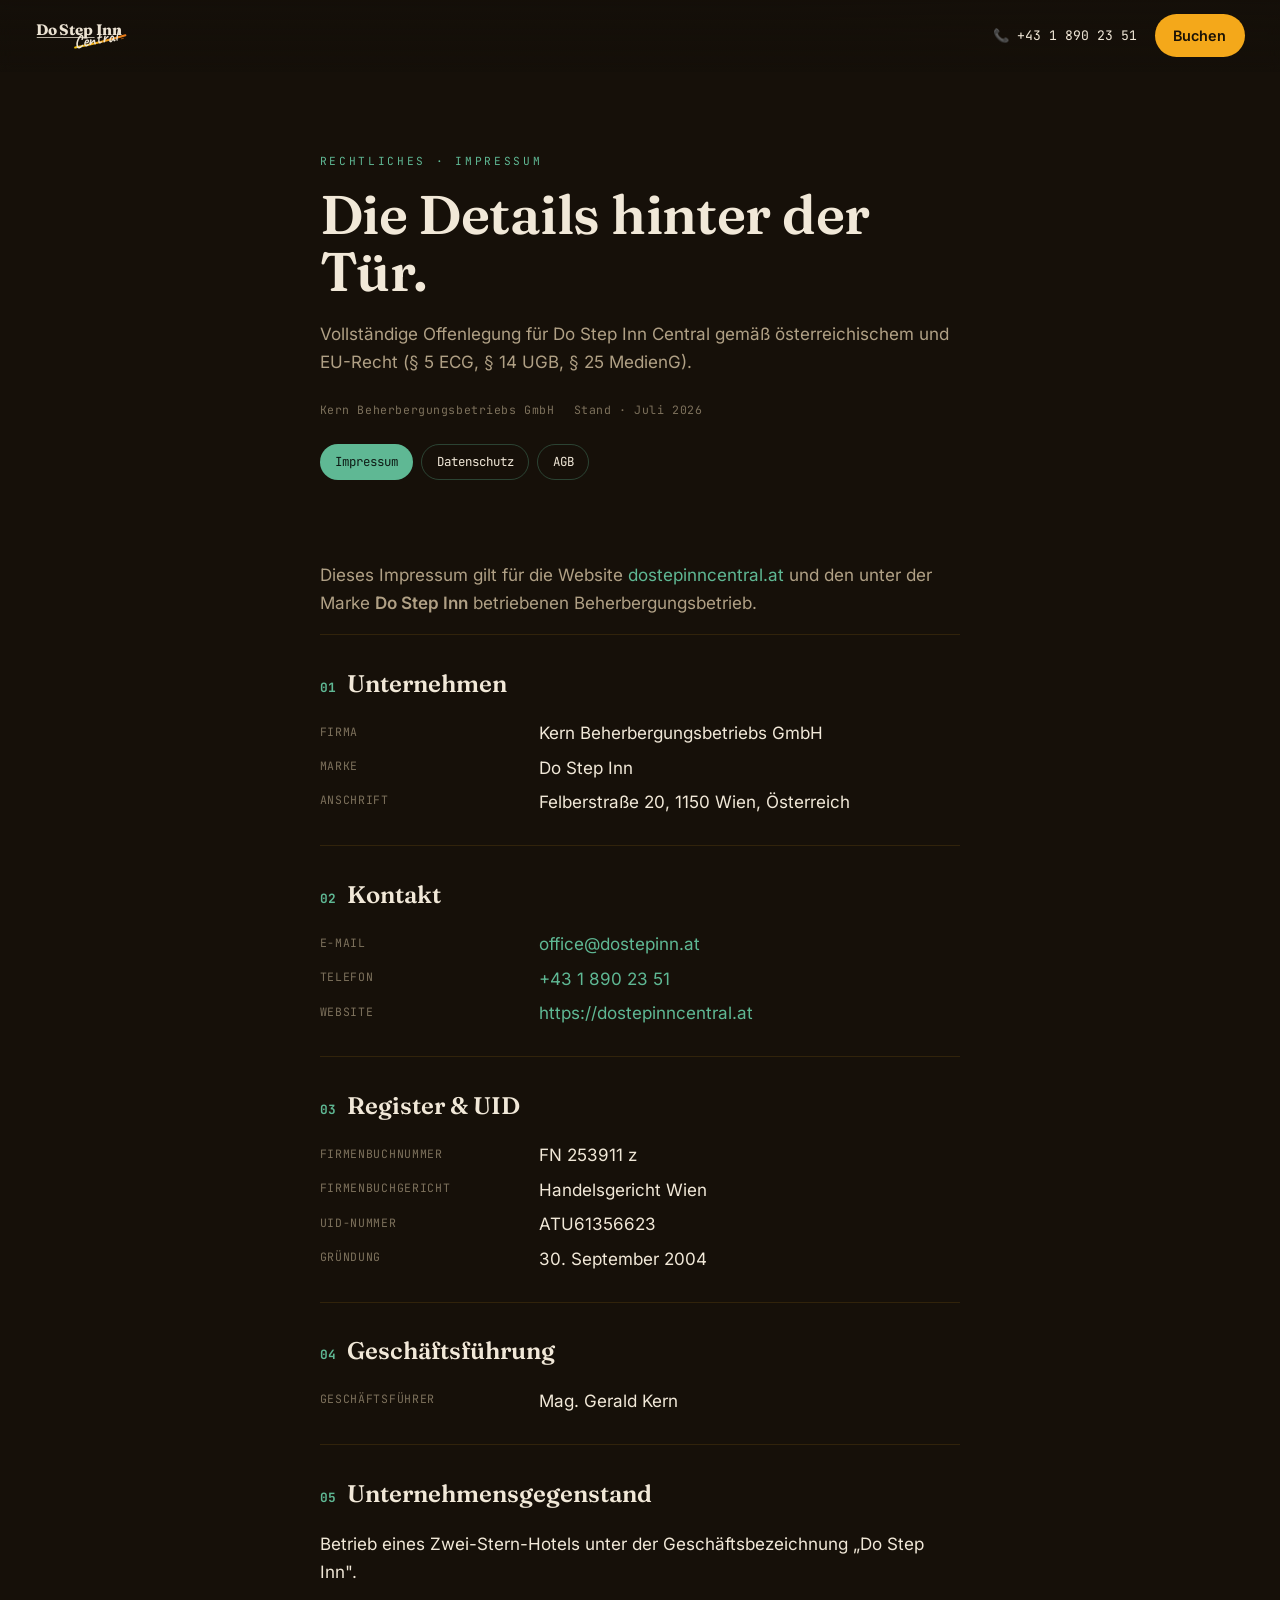
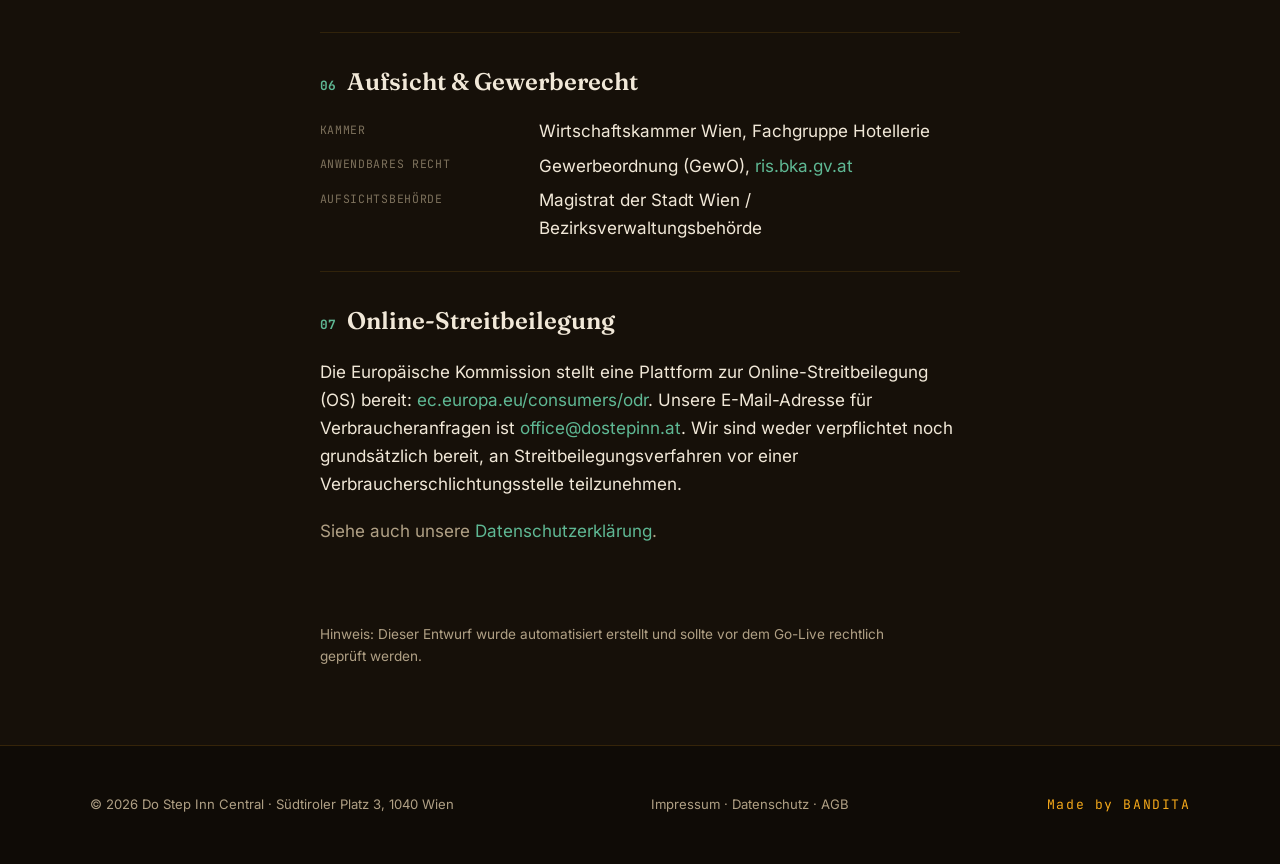
<file: v2/imprint.html>
<!DOCTYPE html>
<html lang="de">
<head>
<meta charset="UTF-8" />
<meta name="viewport" content="width=device-width, initial-scale=1, viewport-fit=cover" />
<title>Impressum — Do Step Inn Central</title>
<meta name="robots" content="noindex" />
<meta name="theme-color" content="#161009" />
<link rel="stylesheet" href="/assets/css/fonts.css?v=6" />
<link rel="stylesheet" href="/v2/legal.css?v=1" />
</head>
<body>
<header class="topbar">
  <a href="/v2/" aria-label="Do Step Inn Central"><img class="topbar__logo" src="/assets/logo/dostepinn-central-light.svg?v=2" alt="Do Step Inn Central" width="120" height="38" /></a>
  <div class="topbar__actions">
    <a class="tb-call" href="tel:+4318902351">📞 +43 1 890 23 51</a>
    <a class="btn btn--p" href="/v2/#book">Buchen</a>
  </div>
</header>

<main class="wrap">
  <section class="legal-hero">
    <p class="kicker">Rechtliches · Impressum</p>
    <h1>Die Details hinter der Tür.</h1>
    <p class="lede">Vollständige Offenlegung für Do Step Inn Central gemäß österreichischem und EU-Recht (§ 5 ECG, § 14 UGB, § 25 MedienG).</p>
    <div class="legal-meta">
      <span>Kern Beherbergungsbetriebs GmbH</span>
      <span>Stand · Juli 2026</span>
    </div>
    <nav class="legal-nav">
      <a href="/v2/imprint" aria-current="page">Impressum</a>
      <a href="/v2/privacy">Datenschutz</a>
      <a href="/v2/agb">AGB</a>
    </nav>
  </section>

  <div class="legal-content">
    <p class="muted">Dieses Impressum gilt für die Website <a href="https://dostepinncentral.at">dostepinncentral.at</a> und den unter der Marke <strong>Do Step Inn</strong> betriebenen Beherbergungsbetrieb.</p>

    <section>
      <h2><span class="num">01</span> Unternehmen</h2>
      <dl class="dl">
        <dt>Firma</dt><dd>Kern Beherbergungsbetriebs GmbH</dd>
        <dt>Marke</dt><dd>Do Step Inn</dd>
        <dt>Anschrift</dt><dd>Felberstraße 20, 1150 Wien, Österreich</dd>
      </dl>
    </section>

    <section>
      <h2><span class="num">02</span> Kontakt</h2>
      <dl class="dl">
        <dt>E-Mail</dt><dd><a href="mailto:office@dostepinn.at">office@dostepinn.at</a></dd>
        <dt>Telefon</dt><dd><a href="tel:+4318902351">+43 1 890 23 51</a></dd>
        <dt>Website</dt><dd><a href="https://dostepinncentral.at">https://dostepinncentral.at</a></dd>
      </dl>
    </section>

    <section>
      <h2><span class="num">03</span> Register &amp; UID</h2>
      <dl class="dl">
        <dt>Firmenbuchnummer</dt><dd>FN 253911 z</dd>
        <dt>Firmenbuchgericht</dt><dd>Handelsgericht Wien</dd>
        <dt>UID-Nummer</dt><dd>ATU61356623</dd>
        <dt>Gründung</dt><dd>30. September 2004</dd>
      </dl>
    </section>

    <section>
      <h2><span class="num">04</span> Geschäftsführung</h2>
      <dl class="dl">
        <dt>Geschäftsführer</dt><dd>Mag. Gerald Kern</dd>
      </dl>
    </section>

    <section>
      <h2><span class="num">05</span> Unternehmensgegenstand</h2>
      <p>Betrieb eines Zwei-Stern-Hotels unter der Geschäftsbezeichnung „Do Step Inn".</p>
    </section>

    <section>
      <h2><span class="num">06</span> Aufsicht &amp; Gewerberecht</h2>
      <dl class="dl">
        <dt>Kammer</dt><dd>Wirtschaftskammer Wien, Fachgruppe Hotellerie</dd>
        <dt>Anwendbares Recht</dt><dd>Gewerbeordnung (GewO), <a href="https://www.ris.bka.gv.at" target="_blank" rel="noopener">ris.bka.gv.at</a></dd>
        <dt>Aufsichtsbehörde</dt><dd>Magistrat der Stadt Wien / Bezirksverwaltungsbehörde</dd>
      </dl>
    </section>

    <section>
      <h2><span class="num">07</span> Online-Streitbeilegung</h2>
      <p>Die Europäische Kommission stellt eine Plattform zur Online-Streitbeilegung (OS) bereit: <a href="https://ec.europa.eu/consumers/odr" target="_blank" rel="noopener">ec.europa.eu/consumers/odr</a>. Unsere E-Mail-Adresse für Verbraucheranfragen ist <a href="mailto:office@dostepinn.at">office@dostepinn.at</a>. Wir sind weder verpflichtet noch grundsätzlich bereit, an Streitbeilegungsverfahren vor einer Verbraucherschlichtungsstelle teilzunehmen.</p>
      <p class="muted" style="margin-top:1.2rem">Siehe auch unsere <a href="/v2/privacy">Datenschutzerklärung</a>.</p>
    </section>

    <p class="muted" style="margin-top:2rem;font-size:.85rem">Hinweis: Dieser Entwurf wurde automatisiert erstellt und sollte vor dem Go-Live rechtlich geprüft werden.</p>
  </div>
</main>

<footer class="v2foot">
  <div>© <span id="yr">2026</span> Do Step Inn Central · Südtiroler Platz 3, 1040 Wien</div>
  <div><a href="/v2/imprint">Impressum</a> · <a href="/v2/privacy">Datenschutz</a> · <a href="/v2/agb">AGB</a></div>
  <a class="madeby" href="https://bandita-pink.vercel.app" target="_blank" rel="noopener">Made by BANDITA</a>
</footer>
<script>var y=document.getElementById('yr');if(y)y.textContent=new Date().getFullYear();</script>
</body>
</html>
</file>
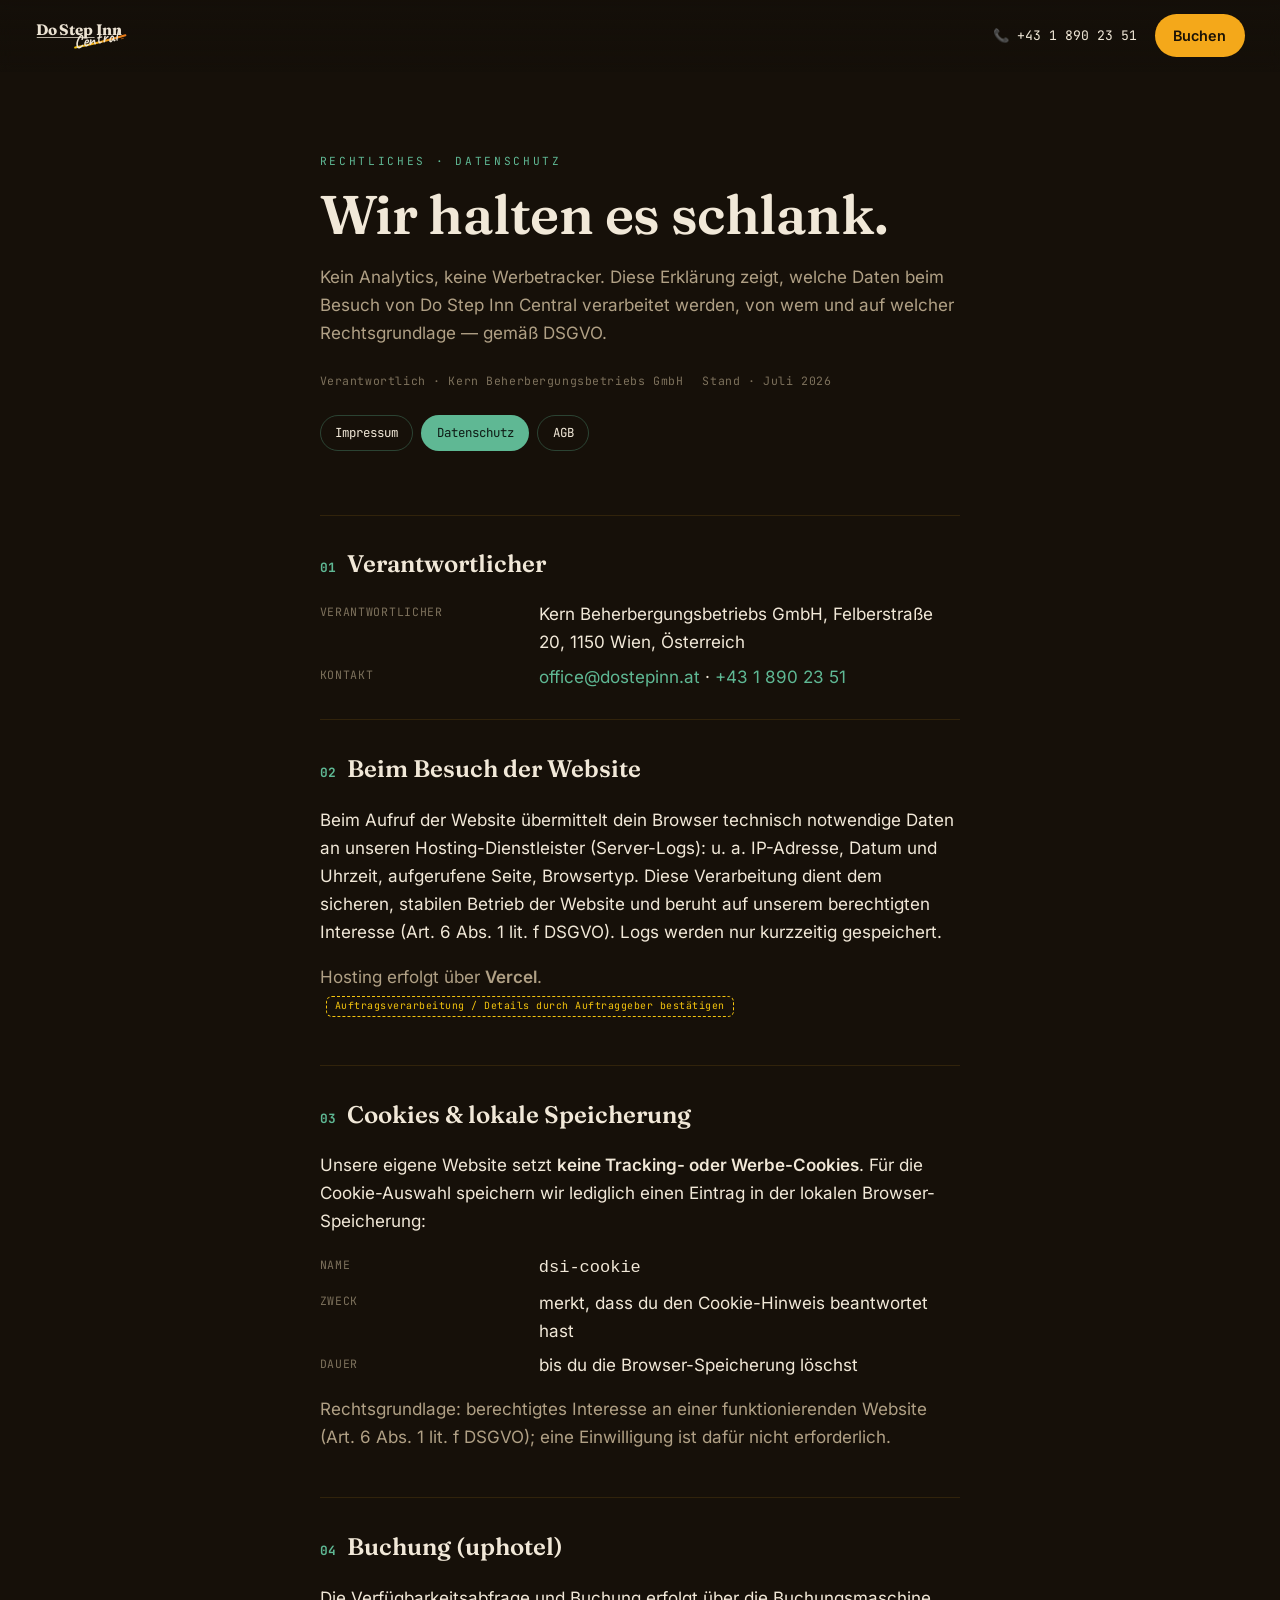
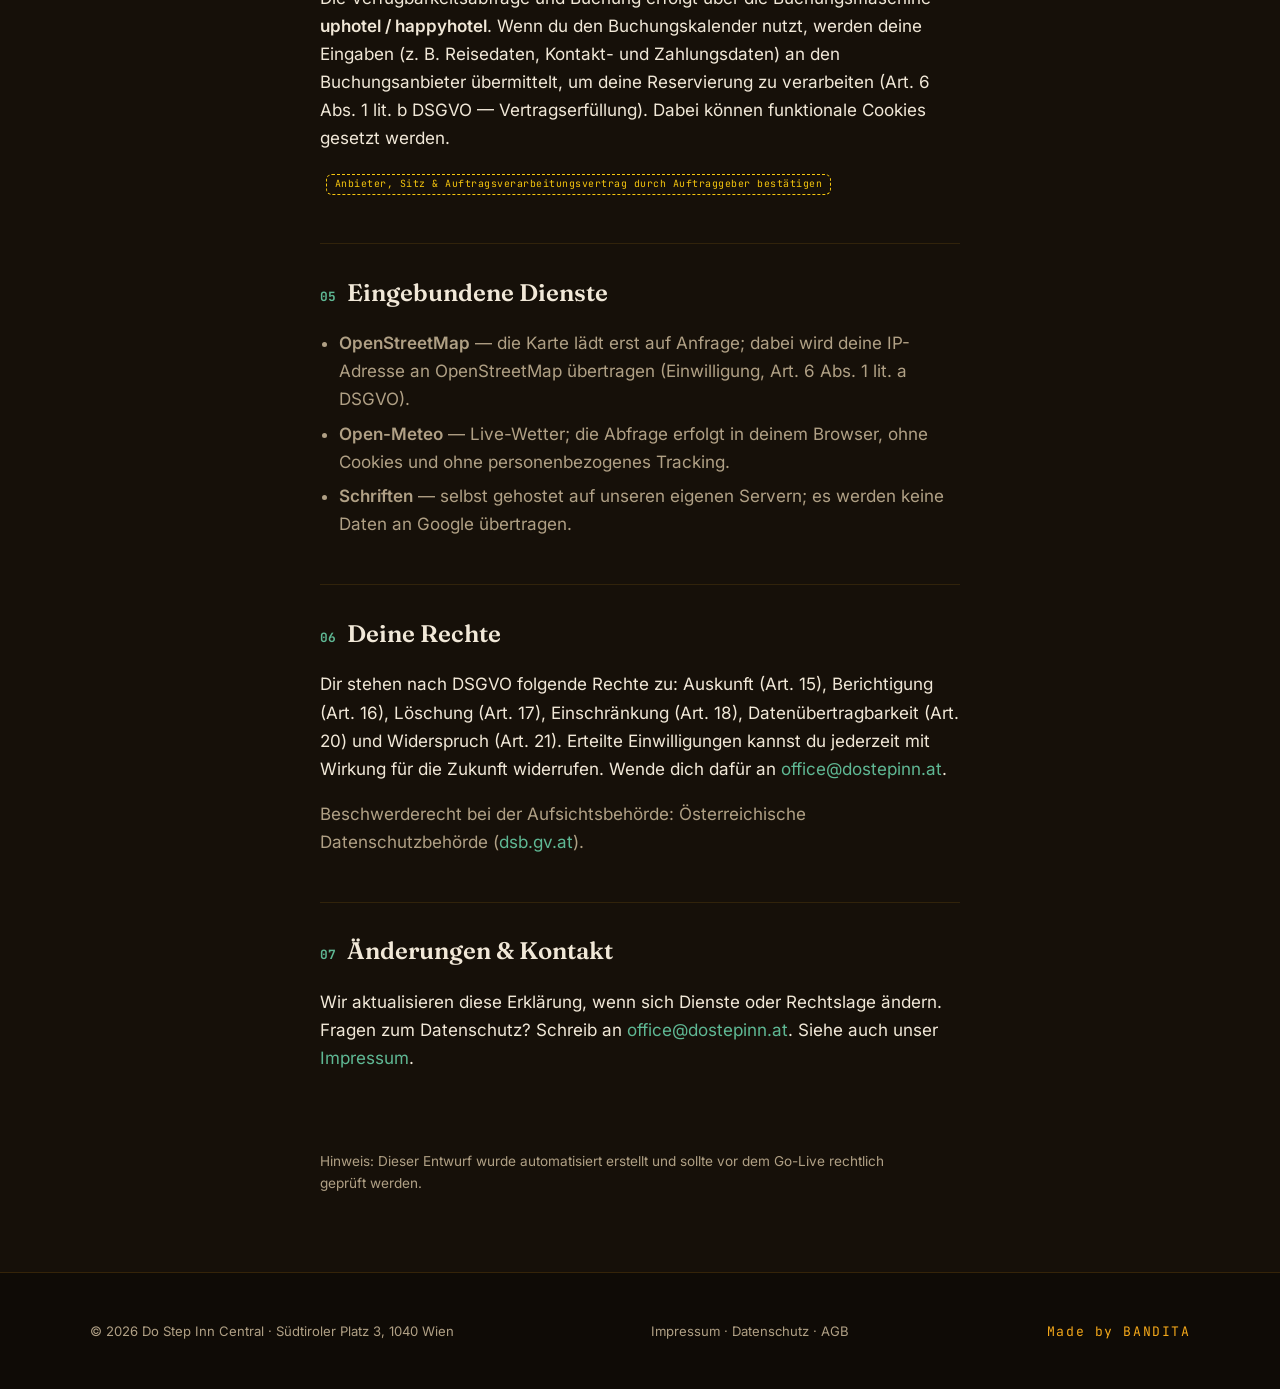
<file: v2/privacy.html>
<!DOCTYPE html>
<html lang="de">
<head>
<meta charset="UTF-8" />
<meta name="viewport" content="width=device-width, initial-scale=1, viewport-fit=cover" />
<title>Datenschutz — Do Step Inn Central</title>
<meta name="robots" content="noindex" />
<meta name="theme-color" content="#161009" />
<link rel="stylesheet" href="/assets/css/fonts.css?v=6" />
<link rel="stylesheet" href="/v2/legal.css?v=1" />
</head>
<body>
<header class="topbar">
  <a href="/v2/" aria-label="Do Step Inn Central"><img class="topbar__logo" src="/assets/logo/dostepinn-central-light.svg?v=2" alt="Do Step Inn Central" width="120" height="38" /></a>
  <div class="topbar__actions">
    <a class="tb-call" href="tel:+4318902351">📞 +43 1 890 23 51</a>
    <a class="btn btn--p" href="/v2/#book">Buchen</a>
  </div>
</header>

<main class="wrap">
  <section class="legal-hero">
    <p class="kicker">Rechtliches · Datenschutz</p>
    <h1>Wir halten es schlank.</h1>
    <p class="lede">Kein Analytics, keine Werbetracker. Diese Erklärung zeigt, welche Daten beim Besuch von Do Step Inn Central verarbeitet werden, von wem und auf welcher Rechtsgrundlage — gemäß DSGVO.</p>
    <div class="legal-meta">
      <span>Verantwortlich · Kern Beherbergungsbetriebs GmbH</span>
      <span>Stand · Juli 2026</span>
    </div>
    <nav class="legal-nav">
      <a href="/v2/imprint">Impressum</a>
      <a href="/v2/privacy" aria-current="page">Datenschutz</a>
      <a href="/v2/agb">AGB</a>
    </nav>
  </section>

  <div class="legal-content">
    <section>
      <h2><span class="num">01</span> Verantwortlicher</h2>
      <dl class="dl">
        <dt>Verantwortlicher</dt><dd>Kern Beherbergungsbetriebs GmbH, Felberstraße 20, 1150 Wien, Österreich</dd>
        <dt>Kontakt</dt><dd><a href="mailto:office@dostepinn.at">office@dostepinn.at</a> · <a href="tel:+4318902351">+43 1 890 23 51</a></dd>
      </dl>
    </section>

    <section>
      <h2><span class="num">02</span> Beim Besuch der Website</h2>
      <p>Beim Aufruf der Website übermittelt dein Browser technisch notwendige Daten an unseren Hosting-Dienstleister (Server-Logs): u. a. IP-Adresse, Datum und Uhrzeit, aufgerufene Seite, Browsertyp. Diese Verarbeitung dient dem sicheren, stabilen Betrieb der Website und beruht auf unserem berechtigten Interesse (Art. 6 Abs. 1 lit. f DSGVO). Logs werden nur kurzzeitig gespeichert.</p>
      <p class="muted">Hosting erfolgt über <strong>Vercel</strong>. <span class="flag">Auftragsverarbeitung / Details durch Auftraggeber bestätigen</span></p>
    </section>

    <section>
      <h2><span class="num">03</span> Cookies &amp; lokale Speicherung</h2>
      <p>Unsere eigene Website setzt <strong>keine Tracking- oder Werbe-Cookies</strong>. Für die Cookie-Auswahl speichern wir lediglich einen Eintrag in der lokalen Browser-Speicherung:</p>
      <dl class="dl">
        <dt>Name</dt><dd><code>dsi-cookie</code></dd>
        <dt>Zweck</dt><dd>merkt, dass du den Cookie-Hinweis beantwortet hast</dd>
        <dt>Dauer</dt><dd>bis du die Browser-Speicherung löschst</dd>
      </dl>
      <p class="muted" style="margin-top:1rem">Rechtsgrundlage: berechtigtes Interesse an einer funktionierenden Website (Art. 6 Abs. 1 lit. f DSGVO); eine Einwilligung ist dafür nicht erforderlich.</p>
    </section>

    <section>
      <h2><span class="num">04</span> Buchung (uphotel)</h2>
      <p>Die Verfügbarkeitsabfrage und Buchung erfolgt über die Buchungsmaschine <strong>uphotel / happyhotel</strong>. Wenn du den Buchungskalender nutzt, werden deine Eingaben (z. B. Reisedaten, Kontakt- und Zahlungsdaten) an den Buchungsanbieter übermittelt, um deine Reservierung zu verarbeiten (Art. 6 Abs. 1 lit. b DSGVO — Vertragserfüllung). Dabei können funktionale Cookies gesetzt werden.</p>
      <p class="muted"><span class="flag">Anbieter, Sitz &amp; Auftragsverarbeitungsvertrag durch Auftraggeber bestätigen</span></p>
    </section>

    <section>
      <h2><span class="num">05</span> Eingebundene Dienste</h2>
      <ul class="clean">
        <li><strong>OpenStreetMap</strong> — die Karte lädt erst auf Anfrage; dabei wird deine IP-Adresse an OpenStreetMap übertragen (Einwilligung, Art. 6 Abs. 1 lit. a DSGVO).</li>
        <li><strong>Open-Meteo</strong> — Live-Wetter; die Abfrage erfolgt in deinem Browser, ohne Cookies und ohne personenbezogenes Tracking.</li>
        <li><strong>Schriften</strong> — selbst gehostet auf unseren eigenen Servern; es werden keine Daten an Google übertragen.</li>
      </ul>
    </section>

    <section>
      <h2><span class="num">06</span> Deine Rechte</h2>
      <p>Dir stehen nach DSGVO folgende Rechte zu: Auskunft (Art. 15), Berichtigung (Art. 16), Löschung (Art. 17), Einschränkung (Art. 18), Datenübertragbarkeit (Art. 20) und Widerspruch (Art. 21). Erteilte Einwilligungen kannst du jederzeit mit Wirkung für die Zukunft widerrufen. Wende dich dafür an <a href="mailto:office@dostepinn.at">office@dostepinn.at</a>.</p>
      <p class="muted">Beschwerderecht bei der Aufsichtsbehörde: Österreichische Datenschutzbehörde (<a href="https://www.dsb.gv.at" target="_blank" rel="noopener">dsb.gv.at</a>).</p>
    </section>

    <section>
      <h2><span class="num">07</span> Änderungen &amp; Kontakt</h2>
      <p>Wir aktualisieren diese Erklärung, wenn sich Dienste oder Rechtslage ändern. Fragen zum Datenschutz? Schreib an <a href="mailto:office@dostepinn.at">office@dostepinn.at</a>. Siehe auch unser <a href="/v2/imprint">Impressum</a>.</p>
    </section>

    <p class="muted" style="margin-top:2rem;font-size:.85rem">Hinweis: Dieser Entwurf wurde automatisiert erstellt und sollte vor dem Go-Live rechtlich geprüft werden.</p>
  </div>
</main>

<footer class="v2foot">
  <div>© <span id="yr">2026</span> Do Step Inn Central · Südtiroler Platz 3, 1040 Wien</div>
  <div><a href="/v2/imprint">Impressum</a> · <a href="/v2/privacy">Datenschutz</a> · <a href="/v2/agb">AGB</a></div>
  <a class="madeby" href="https://bandita-pink.vercel.app" target="_blank" rel="noopener">Made by BANDITA</a>
</footer>
<script>var y=document.getElementById('yr');if(y)y.textContent=new Date().getFullYear();</script>
</body>
</html>
</file>
<file: assets/css/fonts.css>
/* Fraunces 400 latin-ext */
@font-face {
  font-family: 'Fraunces';
  font-style: normal;
  font-weight: 400;
  font-display: swap;
  src: url(../fonts/fraunces-400-latin-ext.woff2) format('woff2');
  unicode-range: U+0100-02BA, U+02BD-02C5, U+02C7-02CC, U+02CE-02D7, U+02DD-02FF, U+0304, U+0308, U+0329, U+1D00-1DBF, U+1E00-1E9F, U+1EF2-1EFF, U+2020, U+20A0-20AB, U+20AD-20C0, U+2113, U+2C60-2C7F, U+A720-A7FF;
}
/* Fraunces 400 latin */
@font-face {
  font-family: 'Fraunces';
  font-style: normal;
  font-weight: 400;
  font-display: swap;
  src: url(../fonts/fraunces-400-latin.woff2) format('woff2');
  unicode-range: U+0000-00FF, U+0131, U+0152-0153, U+02BB-02BC, U+02C6, U+02DA, U+02DC, U+0304, U+0308, U+0329, U+2000-206F, U+20AC, U+2122, U+2191, U+2193, U+2212, U+2215, U+FEFF, U+FFFD;
}
/* Fraunces 500 latin-ext */
@font-face {
  font-family: 'Fraunces';
  font-style: normal;
  font-weight: 500;
  font-display: swap;
  src: url(../fonts/fraunces-500-latin-ext.woff2) format('woff2');
  unicode-range: U+0100-02BA, U+02BD-02C5, U+02C7-02CC, U+02CE-02D7, U+02DD-02FF, U+0304, U+0308, U+0329, U+1D00-1DBF, U+1E00-1E9F, U+1EF2-1EFF, U+2020, U+20A0-20AB, U+20AD-20C0, U+2113, U+2C60-2C7F, U+A720-A7FF;
}
/* Fraunces 500 latin */
@font-face {
  font-family: 'Fraunces';
  font-style: normal;
  font-weight: 500;
  font-display: swap;
  src: url(../fonts/fraunces-500-latin.woff2) format('woff2');
  unicode-range: U+0000-00FF, U+0131, U+0152-0153, U+02BB-02BC, U+02C6, U+02DA, U+02DC, U+0304, U+0308, U+0329, U+2000-206F, U+20AC, U+2122, U+2191, U+2193, U+2212, U+2215, U+FEFF, U+FFFD;
}
/* Fraunces 600 latin-ext */
@font-face {
  font-family: 'Fraunces';
  font-style: normal;
  font-weight: 600;
  font-display: swap;
  src: url(../fonts/fraunces-600-latin-ext.woff2) format('woff2');
  unicode-range: U+0100-02BA, U+02BD-02C5, U+02C7-02CC, U+02CE-02D7, U+02DD-02FF, U+0304, U+0308, U+0329, U+1D00-1DBF, U+1E00-1E9F, U+1EF2-1EFF, U+2020, U+20A0-20AB, U+20AD-20C0, U+2113, U+2C60-2C7F, U+A720-A7FF;
}
/* Fraunces 600 latin */
@font-face {
  font-family: 'Fraunces';
  font-style: normal;
  font-weight: 600;
  font-display: swap;
  src: url(../fonts/fraunces-600-latin.woff2) format('woff2');
  unicode-range: U+0000-00FF, U+0131, U+0152-0153, U+02BB-02BC, U+02C6, U+02DA, U+02DC, U+0304, U+0308, U+0329, U+2000-206F, U+20AC, U+2122, U+2191, U+2193, U+2212, U+2215, U+FEFF, U+FFFD;
}
/* Fraunces 700 latin-ext */
@font-face {
  font-family: 'Fraunces';
  font-style: normal;
  font-weight: 700;
  font-display: swap;
  src: url(../fonts/fraunces-700-latin-ext.woff2) format('woff2');
  unicode-range: U+0100-02BA, U+02BD-02C5, U+02C7-02CC, U+02CE-02D7, U+02DD-02FF, U+0304, U+0308, U+0329, U+1D00-1DBF, U+1E00-1E9F, U+1EF2-1EFF, U+2020, U+20A0-20AB, U+20AD-20C0, U+2113, U+2C60-2C7F, U+A720-A7FF;
}
/* Fraunces 700 latin */
@font-face {
  font-family: 'Fraunces';
  font-style: normal;
  font-weight: 700;
  font-display: swap;
  src: url(../fonts/fraunces-700-latin.woff2) format('woff2');
  unicode-range: U+0000-00FF, U+0131, U+0152-0153, U+02BB-02BC, U+02C6, U+02DA, U+02DC, U+0304, U+0308, U+0329, U+2000-206F, U+20AC, U+2122, U+2191, U+2193, U+2212, U+2215, U+FEFF, U+FFFD;
}
/* Inter 400 latin-ext */
@font-face {
  font-family: 'Inter';
  font-style: normal;
  font-weight: 400;
  font-display: swap;
  src: url(../fonts/inter-400-latin-ext.woff2) format('woff2');
  unicode-range: U+0100-02BA, U+02BD-02C5, U+02C7-02CC, U+02CE-02D7, U+02DD-02FF, U+0304, U+0308, U+0329, U+1D00-1DBF, U+1E00-1E9F, U+1EF2-1EFF, U+2020, U+20A0-20AB, U+20AD-20C0, U+2113, U+2C60-2C7F, U+A720-A7FF;
}
/* Inter 400 latin */
@font-face {
  font-family: 'Inter';
  font-style: normal;
  font-weight: 400;
  font-display: swap;
  src: url(../fonts/inter-400-latin.woff2) format('woff2');
  unicode-range: U+0000-00FF, U+0131, U+0152-0153, U+02BB-02BC, U+02C6, U+02DA, U+02DC, U+0304, U+0308, U+0329, U+2000-206F, U+20AC, U+2122, U+2191, U+2193, U+2212, U+2215, U+FEFF, U+FFFD;
}
/* Inter 500 latin-ext */
@font-face {
  font-family: 'Inter';
  font-style: normal;
  font-weight: 500;
  font-display: swap;
  src: url(../fonts/inter-500-latin-ext.woff2) format('woff2');
  unicode-range: U+0100-02BA, U+02BD-02C5, U+02C7-02CC, U+02CE-02D7, U+02DD-02FF, U+0304, U+0308, U+0329, U+1D00-1DBF, U+1E00-1E9F, U+1EF2-1EFF, U+2020, U+20A0-20AB, U+20AD-20C0, U+2113, U+2C60-2C7F, U+A720-A7FF;
}
/* Inter 500 latin */
@font-face {
  font-family: 'Inter';
  font-style: normal;
  font-weight: 500;
  font-display: swap;
  src: url(../fonts/inter-500-latin.woff2) format('woff2');
  unicode-range: U+0000-00FF, U+0131, U+0152-0153, U+02BB-02BC, U+02C6, U+02DA, U+02DC, U+0304, U+0308, U+0329, U+2000-206F, U+20AC, U+2122, U+2191, U+2193, U+2212, U+2215, U+FEFF, U+FFFD;
}
/* Inter 600 latin-ext */
@font-face {
  font-family: 'Inter';
  font-style: normal;
  font-weight: 600;
  font-display: swap;
  src: url(../fonts/inter-600-latin-ext.woff2) format('woff2');
  unicode-range: U+0100-02BA, U+02BD-02C5, U+02C7-02CC, U+02CE-02D7, U+02DD-02FF, U+0304, U+0308, U+0329, U+1D00-1DBF, U+1E00-1E9F, U+1EF2-1EFF, U+2020, U+20A0-20AB, U+20AD-20C0, U+2113, U+2C60-2C7F, U+A720-A7FF;
}
/* Inter 600 latin */
@font-face {
  font-family: 'Inter';
  font-style: normal;
  font-weight: 600;
  font-display: swap;
  src: url(../fonts/inter-600-latin.woff2) format('woff2');
  unicode-range: U+0000-00FF, U+0131, U+0152-0153, U+02BB-02BC, U+02C6, U+02DA, U+02DC, U+0304, U+0308, U+0329, U+2000-206F, U+20AC, U+2122, U+2191, U+2193, U+2212, U+2215, U+FEFF, U+FFFD;
}
/* Caveat 600 latin-ext */
@font-face {
  font-family: 'Caveat';
  font-style: normal;
  font-weight: 600;
  font-display: swap;
  src: url(../fonts/caveat-600-latin-ext.woff2) format('woff2');
  unicode-range: U+0100-02BA, U+02BD-02C5, U+02C7-02CC, U+02CE-02D7, U+02DD-02FF, U+0304, U+0308, U+0329, U+1D00-1DBF, U+1E00-1E9F, U+1EF2-1EFF, U+2020, U+20A0-20AB, U+20AD-20C0, U+2113, U+2C60-2C7F, U+A720-A7FF;
}
/* Caveat 600 latin */
@font-face {
  font-family: 'Caveat';
  font-style: normal;
  font-weight: 600;
  font-display: swap;
  src: url(../fonts/caveat-600-latin.woff2) format('woff2');
  unicode-range: U+0000-00FF, U+0131, U+0152-0153, U+02BB-02BC, U+02C6, U+02DA, U+02DC, U+0304, U+0308, U+0329, U+2000-206F, U+20AC, U+2122, U+2191, U+2193, U+2212, U+2215, U+FEFF, U+FFFD;
}
/* Caveat 700 latin-ext */
@font-face {
  font-family: 'Caveat';
  font-style: normal;
  font-weight: 700;
  font-display: swap;
  src: url(../fonts/caveat-700-latin-ext.woff2) format('woff2');
  unicode-range: U+0100-02BA, U+02BD-02C5, U+02C7-02CC, U+02CE-02D7, U+02DD-02FF, U+0304, U+0308, U+0329, U+1D00-1DBF, U+1E00-1E9F, U+1EF2-1EFF, U+2020, U+20A0-20AB, U+20AD-20C0, U+2113, U+2C60-2C7F, U+A720-A7FF;
}
/* Caveat 700 latin */
@font-face {
  font-family: 'Caveat';
  font-style: normal;
  font-weight: 700;
  font-display: swap;
  src: url(../fonts/caveat-700-latin.woff2) format('woff2');
  unicode-range: U+0000-00FF, U+0131, U+0152-0153, U+02BB-02BC, U+02C6, U+02DA, U+02DC, U+0304, U+0308, U+0329, U+2000-206F, U+20AC, U+2122, U+2191, U+2193, U+2212, U+2215, U+FEFF, U+FFFD;
}
/* JetBrains Mono 400 latin-ext */
@font-face {
  font-family: 'JetBrains Mono';
  font-style: normal;
  font-weight: 400;
  font-display: swap;
  src: url(../fonts/jetbrains-mono-400-latin-ext.woff2) format('woff2');
  unicode-range: U+0100-02BA, U+02BD-02C5, U+02C7-02CC, U+02CE-02D7, U+02DD-02FF, U+0304, U+0308, U+0329, U+1D00-1DBF, U+1E00-1E9F, U+1EF2-1EFF, U+2020, U+20A0-20AB, U+20AD-20C0, U+2113, U+2C60-2C7F, U+A720-A7FF;
}
/* JetBrains Mono 400 latin */
@font-face {
  font-family: 'JetBrains Mono';
  font-style: normal;
  font-weight: 400;
  font-display: swap;
  src: url(../fonts/jetbrains-mono-400-latin.woff2) format('woff2');
  unicode-range: U+0000-00FF, U+0131, U+0152-0153, U+02BB-02BC, U+02C6, U+02DA, U+02DC, U+0304, U+0308, U+0329, U+2000-206F, U+20AC, U+2122, U+2191, U+2193, U+2212, U+2215, U+FEFF, U+FFFD;
}
/* JetBrains Mono 500 latin-ext */
@font-face {
  font-family: 'JetBrains Mono';
  font-style: normal;
  font-weight: 500;
  font-display: swap;
  src: url(../fonts/jetbrains-mono-500-latin-ext.woff2) format('woff2');
  unicode-range: U+0100-02BA, U+02BD-02C5, U+02C7-02CC, U+02CE-02D7, U+02DD-02FF, U+0304, U+0308, U+0329, U+1D00-1DBF, U+1E00-1E9F, U+1EF2-1EFF, U+2020, U+20A0-20AB, U+20AD-20C0, U+2113, U+2C60-2C7F, U+A720-A7FF;
}
/* JetBrains Mono 500 latin */
@font-face {
  font-family: 'JetBrains Mono';
  font-style: normal;
  font-weight: 500;
  font-display: swap;
  src: url(../fonts/jetbrains-mono-500-latin.woff2) format('woff2');
  unicode-range: U+0000-00FF, U+0131, U+0152-0153, U+02BB-02BC, U+02C6, U+02DA, U+02DC, U+0304, U+0308, U+0329, U+2000-206F, U+20AC, U+2122, U+2191, U+2193, U+2212, U+2215, U+FEFF, U+FFFD;
}
/* JetBrains Mono 700 latin-ext */
@font-face {
  font-family: 'JetBrains Mono';
  font-style: normal;
  font-weight: 700;
  font-display: swap;
  src: url(../fonts/jetbrains-mono-700-latin-ext.woff2) format('woff2');
  unicode-range: U+0100-02BA, U+02BD-02C5, U+02C7-02CC, U+02CE-02D7, U+02DD-02FF, U+0304, U+0308, U+0329, U+1D00-1DBF, U+1E00-1E9F, U+1EF2-1EFF, U+2020, U+20A0-20AB, U+20AD-20C0, U+2113, U+2C60-2C7F, U+A720-A7FF;
}
/* JetBrains Mono 700 latin */
@font-face {
  font-family: 'JetBrains Mono';
  font-style: normal;
  font-weight: 700;
  font-display: swap;
  src: url(../fonts/jetbrains-mono-700-latin.woff2) format('woff2');
  unicode-range: U+0000-00FF, U+0131, U+0152-0153, U+02BB-02BC, U+02C6, U+02DA, U+02DC, U+0304, U+0308, U+0329, U+2000-206F, U+20AC, U+2122, U+2191, U+2193, U+2212, U+2215, U+FEFF, U+FFFD;
}
</file>
<file: assets/css/style.css>
/* =========================================================
   DO STEP INN CENTRAL — Direction A "Elevated Traveller"
   Neutral gallery canvas · the property's colour is the content
   ========================================================= */

:root{
  /* Base */
  --soft-white:#F6F3EE;
  --concrete:#E7E1D8;
  --sand:#CFC6B8;
  --ink:#17161A;
  --graphite:#3B3A3E;
  --steel:#7A7C82;

  /* Warmth (Vienna at sunset) */
  --amber:#C9853F;
  --terracotta:#B4623E;
  --wood:#A9805A;

  /* The property's real colours (used as content accents) */
  --pod-wood:#B5713A;
  --denim:#3E5C7E;
  --chair-mint:#6FCFB0;
  --chair-blue:#59B7D6;
  --yolk:#E6B23A;

  /* Accent (logo mint) — path to booking */
  --mint:#5FB894;
  --mint-deep:#3E8C6E;
  --focus:#2f7d63;
  --bandita-pink:#EC0F63;

  --maxw:1240px;
  --gutter:clamp(1.25rem,5vw,4rem);
  --serif:'Fraunces','Playfair Display',Georgia,serif;
  --sans:'Inter','Noto Sans KR','Noto Sans JP','Noto Sans Thai',system-ui,sans-serif;
  --script:'Caveat',cursive;
  --mono:'JetBrains Mono',ui-monospace,'SFMono-Regular',Menlo,monospace;

  --ease:cubic-bezier(.16,1,.3,1);
  --dur:.9s;

  /* Daylight background — tweened by JS across chapters */
  --bg:var(--soft-white);
  --bg-tint:transparent;
}

*{box-sizing:border-box}
html{scroll-behavior:smooth;-webkit-text-size-adjust:100%}
body{
  margin:0;font-family:var(--sans);color:var(--ink);
  background:var(--bg);
  line-height:1.6;overflow-x:hidden;
  transition:background .6s linear;
}
img,svg,video{display:block;max-width:100%}
a{color:inherit;text-decoration:none}
h1,h2,h3{line-height:1.02;letter-spacing:-.02em;font-weight:600;margin:0}

.wrap{max-width:var(--maxw);margin-inline:auto;padding-inline:var(--gutter)}
.muted{color:var(--steel)}
.center{text-align:center;margin-top:2.5rem}
.light{color:var(--soft-white)}

/* ---------- Typography scale ---------- */
.display{font-family:var(--serif);font-size:clamp(2.5rem,7vw,6rem);font-weight:600}
.display.xl{font-size:clamp(2.8rem,9vw,7.5rem)}
.kicker{font-family:var(--sans);text-transform:uppercase;letter-spacing:.28em;font-size:.72rem;color:var(--mint-deep);margin:0 0 1.1rem;font-weight:600}
.kicker.light{color:var(--chair-mint)}
.lede{font-size:clamp(1.05rem,1.6vw,1.4rem);max-width:44ch;color:var(--graphite)}
.lede.light{color:rgba(255,255,255,.9)}

/* ---------- Skip link ---------- */
.skip-link{position:fixed;left:1rem;top:-4rem;z-index:200;background:var(--ink);color:#fff;padding:.7rem 1.1rem;border-radius:10px;transition:top .2s}
.skip-link:focus{top:1rem}

/* ---------- Buttons ---------- */
.btn{
  --pad:1rem 1.6rem;
  font-family:var(--sans);font-weight:600;font-size:.95rem;
  border:0;border-radius:100px;padding:var(--pad);cursor:pointer;
  display:inline-flex;align-items:center;gap:.5rem;
  transition:transform .35s var(--ease),background .3s,color .3s,box-shadow .3s;
  will-change:transform;
}
.btn--primary,.btn--book{background:var(--mint-deep);color:#fff}
.btn--primary:hover,.btn--book:hover{background:var(--ink);transform:translateY(-2px);box-shadow:0 14px 30px -12px rgba(0,0,0,.45)}
.btn--ghost{background:transparent;color:#fff;box-shadow:inset 0 0 0 1.5px rgba(255,255,255,.6)}
.btn--ghost:hover{background:rgba(255,255,255,.12);transform:translateY(-2px)}
.btn--full{width:100%;justify-content:center}
:focus-visible{outline:3px solid var(--focus);outline-offset:3px;border-radius:6px}

/* ---------- Cursor ---------- */
.cursor{position:fixed;top:0;left:0;width:14px;height:14px;border-radius:50%;
  background:var(--mint-deep);pointer-events:none;z-index:300;
  transform:translate(-50%,-50%);transition:width .25s var(--ease),height .25s var(--ease),background .25s;mix-blend-mode:normal;display:none}
.cursor__label{position:absolute;inset:0;display:flex;align-items:center;justify-content:center;color:#fff;font-size:.62rem;font-weight:600;text-transform:uppercase;letter-spacing:.05em;opacity:0;transition:opacity .2s}
.cursor.is-active{width:64px;height:64px;background:var(--ink)}
.cursor.is-active .cursor__label{opacity:1}
.cursor.is-book{background:var(--mint-deep)}
body.has-cursor{cursor:none}
body.has-cursor a,body.has-cursor button{cursor:none}

/* ---------- Daylight scroll indicator ---------- */
.daylight{position:fixed;top:0;left:0;height:3px;width:0;z-index:150;
  background:linear-gradient(90deg,var(--mint),var(--amber));transition:width .1s linear}

/* ---------- Top bar ---------- */
.topbar{position:fixed;top:0;left:0;right:0;z-index:120;
  display:flex;align-items:center;justify-content:space-between;gap:1rem;
  padding:.8rem clamp(1rem,4vw,2.5rem);
  transform:translateY(-120%);transition:transform .5s var(--ease),background .4s;
  background:color-mix(in srgb,var(--soft-white) 82%,transparent);backdrop-filter:blur(12px)}
.topbar.is-visible{transform:translateY(0)}
.topbar__brand img{height:40px;width:auto}
.topbar__nav{display:flex;gap:1.6rem;font-weight:500;font-size:.92rem}
.topbar__nav a{position:relative;padding:.2rem 0}
.topbar__nav a::after{content:"";position:absolute;left:0;bottom:-2px;height:2px;width:0;background:var(--mint-deep);transition:width .3s var(--ease)}
.topbar__nav a:hover::after{width:100%}
.topbar__actions{display:flex;align-items:center;gap:1rem}
.lang{position:relative}
.lang__btn{background:transparent;border:0;font-family:var(--sans);font-weight:600;font-size:.85rem;display:flex;gap:.35rem;align-items:center;padding:.4rem}
.lang__menu{position:absolute;right:0;top:120%;background:#fff;border-radius:14px;box-shadow:0 20px 50px -20px rgba(0,0,0,.4);padding:.4rem;list-style:none;margin:0;min-width:150px;z-index:5}
.lang__menu li{padding:.55rem .8rem;border-radius:9px;font-size:.9rem;cursor:pointer}
.lang__menu li:hover,.lang__menu li[aria-selected="true"]{background:var(--concrete)}

/* ======================================================
   CHAPTER 1 — HERO
   ====================================================== */
.hero{position:relative;min-height:100svh;display:flex;align-items:flex-end;
  padding:0 var(--gutter) clamp(4rem,10vh,8rem);overflow:hidden}
.hero__media{position:absolute;inset:0;z-index:-1}
.hero__video{width:100%;height:100%;object-fit:cover;
  filter:saturate(.92) contrast(1.02);
  animation:heroFocus 1.8s var(--ease) both}
@keyframes heroFocus{from{filter:blur(18px) saturate(.6);transform:scale(1.08)}to{filter:blur(0) saturate(.92);transform:scale(1)}}
.hero__scrim{position:absolute;inset:0;
  background:
    linear-gradient(180deg,rgba(10,10,12,.35) 0%,rgba(10,10,12,.12) 38%,rgba(10,10,12,.68) 100%),
    linear-gradient(90deg,rgba(10,10,12,.45) 0%,rgba(10,10,12,0) 55%)}
.hero__inner{max-width:min(920px,90vw);color:#fff;position:relative}
.hero__eyebrow{font-family:var(--sans);text-transform:uppercase;letter-spacing:.24em;font-size:.78rem;font-weight:600;opacity:.9;margin:0 0 1rem}
.hero__title{font-family:var(--serif);font-weight:600;font-size:clamp(3.2rem,12vw,10rem);line-height:.92;margin:0}
.hero__title .line{display:block;overflow:hidden}
.hero__title .word{display:inline-block;transform:translateY(110%);animation:wordUp 1s var(--ease) forwards}
.hero__title .line:nth-child(2) .word{animation-delay:.12s}
.hero__title .word:last-child{animation-delay:.22s}
@keyframes wordUp{to{transform:translateY(0)}}
.hero__sub{font-size:clamp(1.05rem,1.7vw,1.4rem);max-width:40ch;margin:1.6rem 0 2rem;color:rgba(255,255,255,.92)}
.hero__cta{display:flex;gap:1rem;flex-wrap:wrap}
.scrollcue{position:absolute;bottom:1.5rem;right:var(--gutter);display:flex;flex-direction:column;align-items:center;gap:.6rem;color:#fff;font-size:.72rem;text-transform:uppercase;letter-spacing:.2em}
.scrollcue__dot{width:2px;height:44px;background:linear-gradient(#fff,transparent);position:relative;overflow:hidden}
.scrollcue__dot::after{content:"";position:absolute;top:0;left:0;width:100%;height:12px;background:#fff;animation:cue 1.8s var(--ease) infinite}
@keyframes cue{0%{transform:translateY(-14px)}100%{transform:translateY(44px)}}

/* ======================================================
   Shared chapter shell
   ====================================================== */
.chapter{position:relative;padding:clamp(5rem,12vh,10rem) 0}
.section-head{margin-bottom:clamp(2.5rem,6vh,4.5rem);max-width:60ch}
.section-head .display{margin-top:.4rem}
.grid-2{display:grid;grid-template-columns:1fr 1fr;gap:clamp(2rem,6vw,5rem);align-items:center}

/* Media placeholders (real photos slot in here) */
.media{position:relative;border-radius:18px;overflow:hidden;
  background:
    linear-gradient(135deg,rgba(0,0,0,.06),transparent),
    repeating-linear-gradient(45deg,var(--concrete),var(--concrete) 14px,var(--sand) 14px,var(--sand) 28px);
  min-height:260px;box-shadow:0 30px 60px -30px rgba(0,0,0,.35)}
.media--tall{min-height:min(70vh,560px)}
.media__tag{position:absolute;left:1rem;bottom:1rem;z-index:2;background:rgba(23,22,26,.72);color:#fff;
  font-size:.72rem;letter-spacing:.05em;padding:.4rem .7rem;border-radius:8px}
/* real photos fill their slots (gradient/tag remain as fallback behind) */
.media picture,.media img,
.roomcard__media picture,.roomcard__media img,
.card__media picture,.card__media img{position:absolute;inset:0;width:100%;height:100%;object-fit:cover}
.roomcard__media{position:relative}
.card__media{position:relative;border-radius:12px;overflow:hidden;height:170px;margin-bottom:1.3rem}
/* Chapter 5 image strip */
.shared-strip{display:grid;grid-template-columns:repeat(3,1fr);gap:2px;background:var(--sand);
  border-radius:18px;overflow:hidden;margin-bottom:1.8rem;box-shadow:0 30px 60px -34px rgba(0,0,0,.35)}
.shared-strip .media{min-height:min(34vw,260px);border-radius:0;box-shadow:none}
/* Chapter 6 proof grid */
.why-grid{display:grid;grid-template-columns:1.05fr .95fr;gap:clamp(2rem,5vw,4rem);align-items:center}
.why-grid .media{min-height:min(52vh,440px)}

/* Card */
.card{background:#fff;border-radius:18px;padding:clamp(1.4rem,3vw,2.2rem);
  box-shadow:0 30px 60px -34px rgba(0,0,0,.4)}

/* ---- Chapter 2 ---- */
.thedoor__aside{display:grid;gap:1.4rem}
.bignum{font-family:var(--serif);font-weight:600;line-height:1;margin-top:2rem;
  display:flex;align-items:baseline;gap:.4rem;color:var(--mint-deep)}
.bignum__value{font-size:clamp(5rem,16vw,11rem)}
.bignum__unit{font-size:clamp(1.4rem,4vw,2.4rem);color:var(--ink)}
.bignum__cap{margin:.2rem 0 0;color:var(--graphite);font-size:1.05rem}
.checkin h3{font-size:1.35rem;margin-bottom:.4rem}
.steps{list-style:none;margin:1.2rem 0 0;padding:0;display:grid;gap:.7rem}
.steps li{display:flex;align-items:center;gap:.8rem;font-weight:500}
.steps span{flex:0 0 auto;width:30px;height:30px;border-radius:50%;background:var(--mint);color:#0c2c22;
  display:grid;place-items:center;font-weight:700;font-size:.9rem}

/* ---- Chapter 3 Community (full-bleed video) ---- */
.community{min-height:96vh;display:flex;align-items:center;overflow:hidden;color:#fff}
.community__media{position:absolute;inset:0;z-index:-1}
.community__video{width:100%;height:100%;object-fit:cover;filter:saturate(.95) brightness(.85)}
.community__media::after{content:"";position:absolute;inset:0;
  background:
    repeating-linear-gradient(45deg,#2b2622,#2b2622 14px,#332d28 14px,#332d28 28px);z-index:-1}
.community__scrim{position:absolute;inset:0;background:linear-gradient(90deg,rgba(10,10,12,.72),rgba(10,10,12,.25))}
.community__inner{position:relative}

/* ---- Chapter 4 Rooms ---- */
.cards{display:grid;grid-template-columns:1fr 1fr;gap:clamp(1.4rem,3vw,2.4rem)}
.roomcard{background:#fff;border-radius:22px;overflow:hidden;box-shadow:0 40px 70px -40px rgba(0,0,0,.45);
  transform:translateZ(0);transition:transform .5s var(--ease),box-shadow .5s}
.roomcard:hover{box-shadow:0 50px 90px -40px rgba(0,0,0,.55)}
.roomcard__media{min-height:340px;position:relative;
  background:linear-gradient(150deg,var(--pod-wood),#7d4e26)}
.roomcard__media--alt{background:linear-gradient(150deg,var(--denim),#26364a)}
.roomcard__body{padding:clamp(1.4rem,3vw,2.2rem)}
.roomcard__body h3{font-family:var(--serif);font-size:1.7rem;margin-bottom:.5rem}
.chips{list-style:none;display:flex;flex-wrap:wrap;gap:.5rem;padding:0;margin:1.1rem 0 0}
.chips li{background:var(--concrete);border-radius:100px;padding:.4rem .85rem;font-size:.82rem;font-weight:500}

/* ---- Chapter 5 Shared ---- */
.amenities{list-style:none;padding:0;margin:0;display:grid;grid-template-columns:repeat(3,1fr);gap:1px;
  background:var(--sand);border-radius:18px;overflow:hidden}
.amenities li{background:var(--soft-white);padding:clamp(1.4rem,3vw,2.2rem);display:grid;gap:.4rem;
  transition:background .35s}
.amenities li:hover{background:#fff}
.amenities b{font-family:var(--serif);font-size:1.25rem;font-weight:600}
.amenities span{color:var(--graphite);font-size:.95rem}

/* ---- Chapter 6 Why ---- */
.stats{display:flex;flex-wrap:wrap;gap:clamp(2rem,7vw,6rem);margin-bottom:3.5rem}
.stat{display:grid}
.stat__num{font-family:var(--serif);font-size:clamp(3rem,9vw,6rem);font-weight:600;color:var(--mint-deep);line-height:1}
.stat__lbl{color:var(--graphite);font-weight:500;margin-top:.3rem}
.quote{margin:0;max-width:22ch}
.quote p{font-family:var(--serif);font-size:clamp(1.6rem,4vw,2.8rem);font-weight:500;line-height:1.15}
.quote cite{display:block;margin-top:1rem;color:var(--steel);font-style:normal;font-size:.95rem}

/* ---- Chapter 7 Vienna ---- */
.vienna{background:linear-gradient(180deg,transparent,rgba(201,133,63,.10))}
.places{list-style:none;padding:0;margin:0;display:grid;grid-template-columns:repeat(2,1fr);gap:clamp(1rem,2.5vw,1.8rem)}
.place{position:relative;background:#fff;border-radius:18px;padding:clamp(1.6rem,4vw,2.6rem);min-height:180px;
  display:flex;flex-direction:column;justify-content:flex-end;box-shadow:0 30px 60px -40px rgba(0,0,0,.4);
  overflow:hidden;transition:transform .5s var(--ease)}
.place::before{content:"";position:absolute;inset:0;background:linear-gradient(150deg,rgba(201,133,63,.18),transparent);opacity:0;transition:opacity .4s}
.place:hover::before{opacity:1}
.place:hover{transform:translateY(-4px)}
.place__d{font-size:.78rem;text-transform:uppercase;letter-spacing:.12em;color:var(--mint-deep);font-weight:600;margin-bottom:.3rem}
.place b{font-family:var(--serif);font-size:clamp(1.3rem,2.5vw,1.9rem);font-weight:600}

/* ---- Chapter 8 Book ---- */
.book{background:var(--ink);color:var(--soft-white)}
.book .kicker{color:var(--chair-mint)}
.book .display,.book b{color:#fff}
.reassure{margin-top:2rem;display:grid;gap:1rem;font-size:1.05rem}
.reassure .muted{color:#a7a5ac}
.link{color:var(--chair-mint);border-bottom:1px solid transparent;transition:border-color .3s}
.link:hover{border-color:var(--chair-mint)}
.book-head{display:grid;grid-template-columns:1.1fr .9fr;gap:clamp(2rem,5vw,4.5rem);align-items:end;margin-bottom:clamp(2.2rem,5vh,3.6rem)}
.book-actions{display:flex;gap:.7rem;flex-wrap:wrap;margin-top:1.6rem}
.book .btn--ghost:hover{box-shadow:inset 0 0 0 1.5px var(--chair-mint);color:var(--chair-mint);background:transparent}
/* full-width booking card so the live widget never clips */
.bookmount.card{width:100%;color:var(--ink);background:var(--soft-white);border-radius:20px;padding:clamp(1.5rem,3vw,2.4rem);box-shadow:0 24px 60px -28px rgba(0,0,0,.55)}
.bookmount h3{font-family:var(--serif);font-size:1.5rem;margin-bottom:1rem}
/* programmatic scroll-focus target: keep it a11y-focusable without an input-like ring */
#book-heading:focus{outline:none}
#ibe-widget{overflow-x:auto;-webkit-overflow-scrolling:touch}
#ibe-widget ibe-up{display:block;min-height:80px}
.bookmount__fallback p{margin:0 0 1rem;color:var(--graphite)}
.bookmount__fallback{margin-top:1rem}
#ibe-widget.ibe-ok .bookmount__fallback{display:none}
@media(max-width:820px){.book-head{grid-template-columns:1fr;gap:1.4rem;align-items:start}}
/* subpage closing CTA pair (call + book) */
.cta-duo{display:flex;gap:.8rem;flex-wrap:wrap;justify-content:center}

/* ---- Footer ---- */
.footer{background:#0f0e11;color:#c9c7cd;padding:clamp(3rem,8vh,6rem) 0 2.5rem}
.footer__grid{display:grid;grid-template-columns:1.4fr 1fr 1fr;gap:2rem;align-items:start}
.footer__brand img{height:56px;width:auto;filter:brightness(0) invert(1);opacity:.92}
.footer__brand .muted{margin-top:.8rem}
.footer__nav{display:grid;gap:.6rem;justify-items:start}
.footer__nav a:hover{color:#fff}
.footer__legal{display:flex;justify-content:space-between;margin-top:3rem;padding-top:1.5rem;border-top:1px solid rgba(255,255,255,.1);font-size:.85rem}

/* ---- Booking pill ---- */
.pill{position:fixed;z-index:110;right:1.1rem;bottom:1.1rem;
  background:var(--mint-deep);color:#fff;border:0;border-radius:100px;
  padding:.9rem 1.3rem;font-family:var(--sans);font-weight:600;font-size:.92rem;
  display:flex;align-items:center;gap:.55rem;cursor:pointer;
  box-shadow:0 16px 34px -14px rgba(0,0,0,.6);
  transform:translateY(150%);transition:transform .5s var(--ease),background .3s}
.pill.is-visible{transform:translateY(0)}
.pill:hover{background:var(--ink)}
.pill__dot{width:8px;height:8px;border-radius:50%;background:var(--chair-mint);animation:pulse 2s infinite}
@keyframes pulse{0%,100%{opacity:1}50%{opacity:.35}}

/* ---- Booking panel ---- */
.bookingpanel{position:fixed;inset:0;z-index:200;display:flex;align-items:flex-end;justify-content:center}
.bookingpanel[hidden]{display:none}
.bookingpanel__scrim{position:absolute;inset:0;background:rgba(12,12,14,.5);backdrop-filter:blur(4px);
  animation:fade .3s ease}
.bookingpanel__sheet{position:relative;background:var(--soft-white);width:min(560px,100%);
  border-radius:22px 22px 0 0;padding:clamp(1.6rem,4vw,2.4rem);
  box-shadow:0 -30px 80px -30px rgba(0,0,0,.6);animation:sheetUp .45s var(--ease)}
@media(min-width:720px){.bookingpanel{align-items:center}.bookingpanel__sheet{border-radius:22px}}
@keyframes sheetUp{from{transform:translateY(40px);opacity:0}to{transform:translateY(0);opacity:1}}
@keyframes fade{from{opacity:0}to{opacity:1}}
.bookingpanel__title{font-family:var(--serif);font-size:1.8rem;margin:0}
.bookingpanel__close{position:absolute;top:1rem;right:1rem;width:40px;height:40px;border-radius:50%;
  border:0;background:var(--concrete);font-size:1.4rem;cursor:pointer;line-height:1}
.bookingpanel__mount{margin-top:1.5rem}

/* ======================================================
   Reveal animations
   ====================================================== */
[data-reveal]{opacity:0;transform:translateY(28px);transition:opacity var(--dur) var(--ease),transform var(--dur) var(--ease)}
[data-reveal].is-in{opacity:1;transform:none}
.section-head [data-reveal]:nth-child(2){transition-delay:.08s}

/* ======================================================
   Responsive
   ====================================================== */
@media(max-width:900px){
  .grid-2,.cards,.places,.why-grid{grid-template-columns:1fr}
  .amenities{grid-template-columns:1fr 1fr}
  .footer__grid{grid-template-columns:1fr}
  .topbar__nav{display:none}
}
@media(max-width:700px){
  /* Booking lives in the thumb-zone pill on mobile — drop the redundant, oversized bar button */
  .topbar .btn--book{display:none}
  .topbar{padding:.6rem 1rem}
  .topbar__brand img{height:30px}
  .lang__btn{font-size:.9rem}
  /* tighter vertical rhythm — less dead space */
  .chapter{padding:3.4rem 0}
  .hero{padding-bottom:2.5rem}
  .section-head{margin-bottom:1.8rem}
  .grid-2{gap:1.6rem}
  .reassure{margin-top:1.4rem}
  .stats{gap:1.6rem 2.4rem;margin-bottom:2.2rem}
  .bignum{margin-top:1.2rem}
  .community{min-height:78vh}
  /* full-width, comfortable CTAs */
  .hero__cta{gap:.7rem}
  .hero__cta .btn,.center .btn{width:100%;justify-content:center}
  .center .btn{max-width:420px}
  /* larger, easier pill */
  .pill{right:.9rem;bottom:.9rem;padding:1rem 1.4rem;font-size:1rem}
  /* fill the booking mount so the engine has room */
  #ibe-widget ibe-up{min-height:340px}
}
@media(max-width:640px){
  .shared-strip{grid-template-columns:1fr}
  .shared-strip .media{min-height:200px}
}
@media(max-width:560px){
  .amenities{grid-template-columns:1fr}
  .hero{align-items:flex-end}
  .scrollcue{display:none}
  .roomcard__media{min-height:260px}
}

/* ======================================================
   Accessibility — reduced motion is first-class
   ====================================================== */
@media(prefers-reduced-motion:reduce){
  html{scroll-behavior:auto}
  *,*::before,*::after{animation-duration:.001ms!important;animation-iteration-count:1!important;transition-duration:.001ms!important}
  .hero__video,.community__video{animation:none;filter:saturate(.92)}
  .hero__title .word{transform:none}
  [data-reveal]{opacity:1;transform:none}
  .cursor{display:none!important}
  body.has-cursor{cursor:auto}
  .scrollcue__dot::after{animation:none}
  .floating-ticket{animation:none}
  .journey-step{opacity:1!important;transform:none!important}
}

/* ======================================================
   CHAPTER 8 — YOUR FIRST 24 HOURS IN VIENNA
   ====================================================== */
.mono{font-family:var(--mono)}
.vienna-journey-section{position:relative;overflow:hidden;
  padding:clamp(4.5rem,11vh,9rem) 0 0;
  background:linear-gradient(180deg,var(--soft-white) 0%,var(--concrete) 58%,#d8d1c4 100%)}
.vienna-journey-section .journey-header{max-width:60ch;margin-bottom:clamp(2rem,5vh,3.5rem)}
.vienna-journey-section .eyebrow{display:inline-flex;align-items:center;gap:.2rem;
  font-size:.72rem;letter-spacing:.24em;text-transform:uppercase;color:var(--mint-deep);font-weight:500;margin-bottom:1rem}
.vienna-journey-section .eyebrow .live-dot{width:7px;height:7px;border-radius:50%;background:#e0533b;margin-right:.5rem;animation:pulse 1.8s infinite}
.vienna-journey-section .display{font-size:clamp(2.6rem,7.5vw,6.5rem)}
.vienna-journey-section .lede{margin-top:1.2rem}

/* Live station-board weather */
.vienna-live-card{display:grid;grid-template-columns:1.15fr 1fr;gap:clamp(1.4rem,4vw,3rem);align-items:center;
  background:var(--ink);color:var(--soft-white);border-radius:22px;
  padding:clamp(1.5rem,3.5vw,2.4rem);margin:0 0 clamp(3rem,7vh,5.5rem);
  box-shadow:0 40px 90px -44px rgba(0,0,0,.7);position:relative;overflow:hidden}
.vienna-live-card::after{content:"";position:absolute;inset:0;pointer-events:none;
  background:radial-gradient(circle at 88% -20%,rgba(95,184,148,.22),transparent 45%)}
.live-label,.weather-suggestions>span{display:block;margin-bottom:.5rem;font-size:.7rem;letter-spacing:.2em;
  text-transform:uppercase;color:rgba(246,243,238,.55)}
#weather-temp{margin:0;font-family:var(--mono);font-weight:500;font-size:clamp(2.8rem,8vw,5.2rem);letter-spacing:-.03em;line-height:1}
#weather-temp.flip{animation:boardFlip .55s var(--ease)}
.vienna-live-card p{margin:.5rem 0 0;color:rgba(246,243,238,.75);max-width:34ch;font-size:1rem}
.weather-suggestions ul{display:flex;flex-wrap:wrap;gap:.5rem;margin:0;padding:0;list-style:none}
.weather-pick{margin:.1rem 0 1rem;font-family:var(--serif);font-weight:500;
  font-size:clamp(1.3rem,2.4vw,1.9rem);line-height:1.12;color:var(--soft-white);letter-spacing:-.01em;max-width:22ch}
.weather-suggestions li{padding:.5rem .9rem;border-radius:100px;background:rgba(246,243,238,.1);
  color:var(--soft-white);font-size:.85rem;font-weight:500;border:1px solid rgba(246,243,238,.14)}
@keyframes boardFlip{0%{transform:translateY(-45%) rotateX(70deg);opacity:0}100%{transform:none;opacity:1}}

/* Journey layout: sticky night-map + metro timeline */
.journey-layout{display:grid;grid-template-columns:.82fr 1.18fr;gap:clamp(2rem,5vw,5rem);align-items:start}
.journey-map{position:sticky;top:92px;height:min(74vh,640px);border-radius:26px;overflow:hidden;
  background:radial-gradient(circle at 28% 12%,rgba(95,184,148,.20),transparent 42%),linear-gradient(160deg,#20242c,#0d0e11);
  box-shadow:0 50px 100px -50px rgba(0,0,0,.7)}
.map-grid{position:absolute;inset:0;
  background-image:linear-gradient(rgba(255,255,255,.05) 1px,transparent 1px),linear-gradient(90deg,rgba(255,255,255,.05) 1px,transparent 1px);
  background-size:34px 34px;
  -webkit-mask-image:radial-gradient(circle at 50% 42%,#000,transparent 88%);mask-image:radial-gradient(circle at 50% 42%,#000,transparent 88%)}
.map-route{position:absolute;inset:0;width:100%;height:100%}
.map-route .route-bg{fill:none;stroke:rgba(255,255,255,.16);stroke-width:2}
#v24-progress{fill:none;stroke:url(#v24grad);stroke-width:2.4;stroke-linecap:round}
.map-stop{fill:rgba(255,255,255,.28);transition:fill .45s,r .45s}
.map-stop.lit{fill:#fff}
#v24-marker{fill:#5FB894;filter:drop-shadow(0 0 5px rgba(95,184,148,.95))}
.map-label{position:absolute;left:1.1rem;font-size:.66rem;letter-spacing:.12em;text-transform:uppercase;color:rgba(246,243,238,.6);z-index:2}
.map-label--top{top:1.1rem}
.map-label--bot{bottom:1.1rem}
.floating-ticket{position:absolute;left:50%;top:52%;transform:translate(-50%,-50%) rotate(-4deg);
  width:min(260px,76%);padding:1.3rem 1.4rem;border-radius:16px;background:var(--soft-white);color:var(--ink);
  box-shadow:0 34px 80px rgba(0,0,0,.45);animation:floatTicket 6s ease-in-out infinite;z-index:2}
.floating-ticket span{display:block;font-family:var(--mono);font-size:.6rem;letter-spacing:.16em;text-transform:uppercase;color:var(--mint-deep)}
.floating-ticket strong{display:block;margin-top:.5rem;font-family:var(--serif);font-weight:600;font-size:1.7rem;line-height:1;letter-spacing:-.02em}
.floating-ticket .ticket-barcode{margin-top:1rem;height:26px;background:repeating-linear-gradient(90deg,var(--ink) 0 2px,transparent 2px 6px)}
@keyframes floatTicket{0%,100%{transform:translate(-50%,-50%) rotate(-4deg) translateY(0)}50%{transform:translate(-50%,-50%) rotate(3deg) translateY(-16px)}}

/* Timeline — a route you read, not cards */
.journey-timeline{list-style:none;margin:0;padding:0;position:relative}
.journey-timeline::before{content:"";position:absolute;left:4px;top:2.2rem;bottom:2.2rem;width:2px;background:rgba(23,22,26,.12)}
.journey-step{position:relative;display:grid;grid-template-columns:5.2rem 1fr;gap:0 clamp(1rem,2.5vw,2rem);
  padding:clamp(1.5rem,3.4vw,2.4rem) 0;border-top:1px solid rgba(23,22,26,.13);
  opacity:.4;transform:translateY(10px);transition:opacity .6s var(--ease),transform .6s var(--ease)}
.journey-step:last-child{border-bottom:1px solid rgba(23,22,26,.13)}
.journey-step.active{opacity:1;transform:none}
.journey-step .time{align-self:start;position:relative;padding-left:1.4rem;font-family:var(--mono);
  font-size:.95rem;font-weight:500;color:var(--mint-deep);letter-spacing:.02em;background:none}
.journey-step .time::before{content:"";position:absolute;left:0;top:.28em;width:9px;height:9px;border-radius:50%;
  background:var(--sand);box-shadow:0 0 0 4px var(--concrete);transition:background .4s,box-shadow .4s}
.journey-step.active .time::before{background:var(--mint-deep);box-shadow:0 0 0 4px var(--concrete),0 0 0 7px rgba(63,140,110,.22)}
.journey-step h3{margin:0;font-family:var(--serif);font-weight:600;font-size:clamp(1.4rem,2.7vw,2.3rem);letter-spacing:-.01em}
.journey-step p{margin:.55rem 0 0;color:var(--graphite);max-width:48ch;font-size:1.02rem;line-height:1.55}

/* Outro: sample event feed + CTA, darkening into the booking chapter */
.v24-outro{position:relative;margin-top:clamp(3rem,7vh,5.5rem);
  padding:clamp(3rem,7vh,6rem) 0 clamp(4rem,10vh,7rem);
  background:linear-gradient(180deg,#d8d1c4 0%,#2a2822 42%,var(--ink) 100%);color:var(--soft-white)}
.v24-outro__grid{display:grid;grid-template-columns:1fr 1fr;gap:clamp(2rem,5vw,4.5rem);align-items:end}
.event-feed .eyebrow{display:block;font-size:.72rem;letter-spacing:.22em;text-transform:uppercase;color:var(--chair-mint);margin-bottom:.4rem}
.event-feed .eyebrow em{color:rgba(246,243,238,.5);font-style:normal}
.departures{list-style:none;margin:1rem 0 0;padding:0;border-top:1px solid rgba(246,243,238,.18)}
.departures li{display:grid;grid-template-columns:4.2rem 1fr auto;gap:1rem;align-items:center;
  padding:.95rem 0;border-bottom:1px solid rgba(246,243,238,.12);font-size:1rem}
.event-feed .eyebrow .live-dot{display:inline-block;width:7px;height:7px;border-radius:50%;background:#e0533b;margin-right:.4rem;animation:pulse 1.8s infinite}
.departures .mono{font-family:var(--mono);color:var(--chair-mint);font-size:.78rem;letter-spacing:.08em}
.departures b{font-weight:500;color:var(--soft-white)}
.departures li>.mono:last-child{color:rgba(246,243,238,.6)}
.v24-cta h3{font-family:var(--serif);font-weight:600;color:#fff;font-size:clamp(1.8rem,4vw,3rem);
  line-height:1.02;margin:0 0 1.4rem;max-width:15ch}

@media(max-width:900px){
  .vienna-live-card{grid-template-columns:1fr;gap:1.4rem}
  .journey-layout{grid-template-columns:1fr}
  .journey-map{position:relative;top:0;height:280px;order:-1;margin-bottom:1.8rem}
  .v24-outro__grid{grid-template-columns:1fr;gap:2.4rem}
  .floating-ticket{width:min(240px,70%)}
}
@media(max-width:560px){
  .journey-step{grid-template-columns:4.4rem 1fr}
  .journey-step .time{font-size:.85rem}
}

/* ======================================================
   MOBILE MENU (all pages)
   ====================================================== */
.menu-toggle{display:none;width:42px;height:42px;border:0;background:transparent;position:relative;cursor:pointer;padding:0}
.menu-toggle span,.menu-toggle::before,.menu-toggle::after{content:"";position:absolute;left:9px;right:9px;height:2px;background:var(--ink);transition:transform .3s var(--ease),opacity .3s,top .3s}
.menu-toggle span{top:20px}
.menu-toggle::before{top:14px}
.menu-toggle::after{top:26px}
.menu-toggle.is-open span{opacity:0}
.menu-toggle.is-open::before{top:20px;transform:rotate(45deg)}
.menu-toggle.is-open::after{top:20px;transform:rotate(-45deg)}
.mobilemenu{position:fixed;inset:0;z-index:130;background:var(--soft-white);
  display:flex;flex-direction:column;justify-content:center;gap:.2rem;padding:2rem;
  animation:fade .25s ease}
.mobilemenu[hidden]{display:none}
.mobilemenu a{font-family:var(--serif);font-size:clamp(2rem,9vw,3rem);font-weight:600;padding:.35rem 0;color:var(--ink)}
.mobilemenu .mm-book{font-family:var(--sans);font-size:1.05rem;margin-top:1.4rem;background:var(--mint-deep);
  color:#fff;border-radius:100px;padding:.9rem 1.5rem;width:-moz-fit-content;width:fit-content}
.mobilemenu .mm-call{font-family:var(--sans);font-size:1rem;font-weight:600;margin-top:.7rem;
  color:var(--ink);border-radius:100px;padding:.85rem 1.5rem;box-shadow:inset 0 0 0 1.5px var(--ink);
  width:-moz-fit-content;width:fit-content}
@media(max-width:900px){.menu-toggle{display:block}}

/* ======================================================
   SUB-PAGES (Rooms / Vienna / Gallery / Contact)
   ====================================================== */
.page-hero{padding:clamp(6.5rem,15vh,11rem) 0 clamp(2rem,5vh,3.5rem);
  background:linear-gradient(180deg,var(--soft-white),var(--concrete))}
.page-hero .kicker{margin-bottom:1rem}
.page-hero .display{max-width:18ch}
.page-hero .lede{margin-top:1.4rem}
.page-section{padding:clamp(3rem,7vh,6rem) 0}
.backlink{display:inline-flex;gap:.45rem;align-items:center;font-weight:500;color:var(--mint-deep)}
.backlink:hover{gap:.7rem;transition:gap .3s}

/* Rooms page — alternating editorial rows */
.roomrow{display:grid;grid-template-columns:1.05fr .95fr;gap:clamp(2rem,5vw,4.5rem);align-items:center;
  margin-bottom:clamp(2.5rem,6vh,4.5rem)}
.roomrow:nth-child(even) .roomrow__media{order:-1}
.roomrow__media{position:relative;border-radius:22px;overflow:hidden;min-height:min(58vh,460px);
  box-shadow:0 40px 80px -44px rgba(0,0,0,.45)}
.roomrow__media picture,.roomrow__media img{position:absolute;inset:0;width:100%;height:100%;object-fit:cover}
.roomrow h2{font-family:var(--serif);font-size:clamp(2rem,4.5vw,3.4rem);font-weight:600;margin:.4rem 0 .8rem}
.roomrow p{color:var(--graphite);max-width:48ch}

/* Gallery — masonry */
.gallery{display:grid;grid-template-columns:repeat(3,1fr);gap:14px}
.gallery figure{margin:0;border-radius:16px;overflow:hidden;aspect-ratio:4/3;
  box-shadow:0 24px 50px -34px rgba(0,0,0,.4);position:relative;background:var(--concrete)}
.gallery img{width:100%;height:100%;object-fit:cover;display:block;transition:transform .6s var(--ease)}
.gallery figure:hover img{transform:scale(1.04)}
@media(max-width:900px){.gallery{grid-template-columns:repeat(2,1fr)}}
@media(max-width:560px){.gallery{grid-template-columns:1fr}}

/* Info / Contact */
.info-grid{display:grid;grid-template-columns:1fr 1fr;gap:clamp(1.6rem,4vw,3rem)}
.info-card{background:#fff;border-radius:18px;padding:clamp(1.4rem,3vw,2.2rem);
  box-shadow:0 30px 60px -40px rgba(0,0,0,.35)}
.info-card h3{font-family:var(--serif);font-size:1.4rem;margin-bottom:.5rem}
.info-card p{color:var(--graphite)}
.map-embed{border-radius:20px;overflow:hidden;min-height:380px;background:var(--concrete);box-shadow:0 40px 80px -44px rgba(0,0,0,.4)}
.map-embed iframe{width:100%;height:100%;min-height:380px;border:0;display:block}
.faq{max-width:780px}
.faq details{border-top:1px solid rgba(23,22,26,.14);padding:1.15rem 0}
.faq details:last-child{border-bottom:1px solid rgba(23,22,26,.14)}
.faq summary{font-family:var(--serif);font-size:1.2rem;cursor:pointer;list-style:none;display:flex;justify-content:space-between;gap:1rem}
.faq summary::-webkit-details-marker{display:none}
.faq summary::after{content:"+";color:var(--mint-deep);font-family:var(--sans)}
.faq details[open] summary::after{content:"–"}
.faq p{margin:.7rem 0 0;color:var(--graphite);max-width:64ch}
@media(max-width:760px){
  .roomrow,.roomrow:nth-child(even),.info-grid{grid-template-columns:1fr}
  .roomrow:nth-child(even) .roomrow__media{order:0}
}

/* ======================================================
   LEGAL HUB (Imprint / Legal Notes / Terms)
   ====================================================== */
.legal-hero{padding:clamp(6.5rem,15vh,10.5rem) 0 clamp(1.5rem,4vh,2.5rem);
  background:linear-gradient(180deg,var(--soft-white),var(--concrete))}
.legal-hero .kicker{margin-bottom:1rem}
.legal-hero h1{font-family:var(--serif);font-weight:600;font-size:clamp(2.6rem,7vw,5.5rem);max-width:16ch;letter-spacing:-.02em}
.legal-hero .lede{margin-top:1.3rem}
.legal-meta{display:flex;flex-wrap:wrap;gap:.6rem 1.4rem;margin-top:1.6rem;
  font-family:var(--mono);font-size:.78rem;letter-spacing:.04em;color:var(--steel)}
.legal-meta span{display:inline-flex;align-items:center;gap:.45rem}
.legal-meta .dot{width:6px;height:6px;border-radius:50%;background:var(--mint)}

/* Sub-navigation (consistent across legal pages) */
.legal-subnav{position:sticky;top:0;z-index:90;background:color-mix(in srgb,var(--soft-white) 88%,transparent);
  backdrop-filter:blur(12px);border-bottom:1px solid rgba(23,22,26,.1)}
.legal-subnav ul{display:flex;flex-wrap:wrap;gap:.4rem;list-style:none;margin:0;
  padding:.7rem var(--gutter);max-width:var(--maxw);margin-inline:auto}
.legal-subnav a{padding:.5rem .9rem;border-radius:100px;font-size:.88rem;font-weight:500;color:var(--graphite);transition:background .25s,color .25s}
.legal-subnav a:hover{background:var(--concrete)}
.legal-subnav a[aria-current="page"]{background:var(--ink);color:var(--soft-white)}

/* Layout: sticky TOC + reading column */
.legal-layout{display:grid;grid-template-columns:minmax(220px,270px) minmax(0,1fr);
  gap:clamp(2rem,6vw,5rem);padding:clamp(2.5rem,6vh,4.5rem) 0 clamp(4rem,10vh,7rem)}
.legal-toc{position:sticky;top:5rem;align-self:start;max-height:calc(100vh - 7rem);overflow:auto}
.legal-toc__label{font-family:var(--mono);font-size:.72rem;letter-spacing:.16em;text-transform:uppercase;color:var(--steel);margin-bottom:1rem}
.legal-toc ol{list-style:none;margin:0;padding:0;counter-reset:toc}
.legal-toc li{counter-increment:toc}
.legal-toc a{display:block;padding:.4rem 0 .4rem 1.6rem;position:relative;font-size:.92rem;color:var(--steel);
  border-left:2px solid rgba(23,22,26,.1);transition:color .25s,border-color .25s}
.legal-toc a::before{content:counter(toc,decimal-leading-zero);position:absolute;left:0;font-family:var(--mono);font-size:.7rem;top:.55rem;color:var(--sand)}
.legal-toc a:hover{color:var(--ink)}
.legal-toc a.is-active{color:var(--ink);border-color:var(--mint-deep);font-weight:500}
.legal-toc a.is-active::before{color:var(--mint-deep)}

/* Reading column */
.legal-content{max-width:68ch}
.legal-content>p:first-of-type{font-size:1.15rem;color:var(--graphite)}
.legal-section{padding:clamp(1.8rem,4vh,2.8rem) 0;border-top:1px solid rgba(23,22,26,.12)}
.legal-section:first-of-type{border-top:0;padding-top:0}
.legal-section h2{font-family:var(--serif);font-weight:600;font-size:clamp(1.5rem,3vw,2.2rem);
  scroll-margin-top:6rem;display:flex;align-items:baseline;gap:.6rem;letter-spacing:-.01em}
.legal-section h2 .num{font-family:var(--mono);font-size:.8rem;color:var(--mint-deep);font-weight:500}
.legal-section h3{font-family:var(--sans);font-weight:600;font-size:1.05rem;margin:1.4rem 0 .3rem}
.legal-content p,.legal-content li{color:var(--graphite);line-height:1.7}
.legal-content p{margin:.9rem 0 0}
.legal-content ul,.legal-content dl{margin:.9rem 0 0}
.legal-content ul{padding-left:1.1rem}
.legal-content li{margin:.35rem 0}
.legal-content a{color:var(--mint-deep);border-bottom:1px solid transparent;transition:border-color .25s}
.legal-content a:hover{border-color:var(--mint-deep)}
/* definition rows (imprint facts) */
.legal-dl{display:grid;grid-template-columns:minmax(140px,200px) 1fr;gap:.2rem 1.5rem}
.legal-dl dt{font-family:var(--mono);font-size:.74rem;letter-spacing:.06em;text-transform:uppercase;color:var(--steel);padding-top:.5rem}
.legal-dl dd{margin:0;padding:.4rem 0;border-bottom:1px solid rgba(23,22,26,.08);color:var(--ink);font-size:1.05rem}
.legal-flag{display:inline-block;margin-left:.4rem;font-family:var(--mono);font-size:.66rem;letter-spacing:.05em;
  text-transform:uppercase;color:#9a6b2e;background:rgba(201,133,63,.14);border-radius:6px;padding:.15rem .45rem;vertical-align:middle}
/* copy-link on headings */
.copylink{border:0;background:none;cursor:pointer;color:var(--sand);font-size:.9rem;padding:.2rem;opacity:0;transition:opacity .2s,color .2s}
.legal-section h2:hover .copylink,.copylink:focus-visible{opacity:1}
.copylink:hover{color:var(--mint-deep)}
.copylink.copied{color:var(--mint-deep);opacity:1}

/* Back to top */
.to-top{position:fixed;left:1.1rem;bottom:1.1rem;z-index:100;width:46px;height:46px;border-radius:50%;
  border:1px solid rgba(23,22,26,.14);background:color-mix(in srgb,var(--soft-white) 90%,transparent);backdrop-filter:blur(10px);
  cursor:pointer;font-size:1.1rem;color:var(--ink);opacity:0;transform:translateY(12px);pointer-events:none;transition:opacity .3s,transform .3s}
.to-top.is-visible{opacity:1;transform:none;pointer-events:auto}

@media(max-width:860px){
  .legal-layout{grid-template-columns:1fr;gap:0}
  .legal-toc{position:relative;top:0;max-height:none;margin-bottom:2rem;
    background:var(--concrete);border-radius:16px;padding:1.2rem 1.3rem}
  .legal-toc details summary{cursor:pointer;font-family:var(--mono);font-size:.74rem;letter-spacing:.14em;text-transform:uppercase;color:var(--graphite)}
  .legal-toc details[open] summary{margin-bottom:.8rem}
}

/* Print-friendly */
@media print{
  .topbar,.legal-subnav,.legal-toc,.to-top,.pill,.cursor,.daylight,.footer,.mobilemenu,.menu-toggle{display:none!important}
  body{background:#fff;color:#000}
  .legal-layout{display:block;padding:0}
  .legal-content{max-width:none}
  .legal-section{break-inside:avoid;border-color:#ccc}
  .copylink{display:none}
  a{color:#000;border:0}
  .legal-hero{padding:1rem 0}
}

/* ---------- Nav live-weather chip (always visible) ---------- */
.nav-weather{display:inline-flex;align-items:center;gap:.4rem;font-family:var(--mono);
  font-size:.82rem;font-weight:500;color:var(--graphite);padding:.35rem .6rem;border-radius:100px;
  white-space:nowrap;transition:background .25s}
.nav-weather:hover{background:var(--concrete)}
.nav-weather__dot{flex:0 0 auto;width:6px;height:6px;border-radius:50%;background:var(--mint);animation:pulse 1.8s infinite}
@media(max-width:420px){.nav-weather{padding:.3rem .4rem;font-size:.76rem}}

/* ---------- Made by Bandita ---------- */
.made-by{display:flex;align-items:center;justify-content:center;gap:.55rem;
  padding:1.5rem var(--gutter) .2rem;color:var(--bandita-pink);transition:opacity .25s}
.made-by:hover{opacity:.82}
.made-by__label{font-family:var(--sans);font-size:.78rem;color:var(--steel);letter-spacing:.02em}
.made-by__mark{display:inline-flex;color:var(--bandita-pink)}
.made-by__name{font-family:var(--serif);font-weight:600;letter-spacing:.26em;color:var(--bandita-pink);font-size:.95rem;padding-left:.1rem}
.made-by:hover .made-by__name{text-shadow:0 0 20px rgba(236,15,99,.55)}
@media print{.nav-weather,.made-by{display:none!important}}

/* ---------- Cookie notice ---------- */
.cookiebar{position:fixed;left:1rem;right:1rem;bottom:1rem;z-index:140;max-width:660px;margin-inline:auto;
  background:var(--ink);color:var(--soft-white);border-radius:16px;padding:1.1rem 1.2rem;
  display:flex;flex-wrap:wrap;align-items:center;gap:.8rem 1.4rem;justify-content:space-between;
  box-shadow:0 30px 70px -28px rgba(0,0,0,.7);opacity:0;transform:translateY(20px);
  transition:opacity .4s var(--ease),transform .4s var(--ease)}
.cookiebar.is-in{opacity:1;transform:none}
.cookiebar p{margin:0;font-size:.9rem;color:rgba(246,243,238,.82);flex:1 1 280px;line-height:1.5}
.cookiebar a{color:var(--chair-mint);border-bottom:1px solid transparent}
.cookiebar a:hover{border-color:var(--chair-mint)}
.cookiebar__act{display:flex;gap:.6rem;flex:0 0 auto}
.cookiebar .btn{padding:.7rem 1.1rem;font-size:.85rem}
@media(max-width:700px){
  body.has-cookiebar .pill,body.has-cookiebar .to-top{bottom:7rem}
  .cookiebar__act{width:100%}
  .cookiebar__act .btn{flex:1}
}
@media print{.cookiebar{display:none!important}}

/* ---------- Consent gate for third-party embeds ---------- */
.embed-gate{display:flex;flex-direction:column;gap:.7rem;justify-content:center;min-height:200px;height:100%;
  padding:1.3rem;text-align:left}
.embed-gate .btn{align-self:flex-start}
.map-embed .embed-gate{align-items:center;text-align:center}
.map-embed .embed-gate .btn{align-self:center}
.embed-gate .muted{margin:0}

/* ---------- Inline booking iframe ---------- */
.ibe-frame{width:100%;min-height:760px;border:0;border-radius:12px;background:#fff;display:block}
@media(max-width:700px){.ibe-frame{min-height:640px}}
</file>
<file: assets/css/fonts-v2.css>
/* Fredoka — rounded, playful display for the v2 hostel redesign (self-hosted, GDPR-safe) */
@font-face{font-family:'Fredoka';font-style:normal;font-weight:400;font-display:swap;src:url(../fonts/fredoka-400-latin.woff2) format('woff2');unicode-range:U+0000-00FF,U+0131,U+0152-0153,U+02BB-02BC,U+02C6,U+02DA,U+02DC,U+0304,U+0308,U+0329,U+2000-206F,U+20AC,U+2122,U+2191,U+2193,U+2212,U+2215,U+FEFF,U+FFFD;}
@font-face{font-family:'Fredoka';font-style:normal;font-weight:400;font-display:swap;src:url(../fonts/fredoka-400-latin-ext.woff2) format('woff2');unicode-range:U+0100-02BA,U+02BD-02C5,U+02C7-02CC,U+02CE-02D7,U+02DD-02FF,U+0304,U+0308,U+0329,U+1D00-1DBF,U+1E00-1E9F,U+1EF2-1EFF,U+2020,U+20A0-20AB,U+20AD-20C0,U+2113,U+2C60-2C7F,U+A720-A7FF;}
@font-face{font-family:'Fredoka';font-style:normal;font-weight:500;font-display:swap;src:url(../fonts/fredoka-500-latin.woff2) format('woff2');unicode-range:U+0000-00FF,U+0131,U+0152-0153,U+02BB-02BC,U+02C6,U+02DA,U+02DC,U+0304,U+0308,U+0329,U+2000-206F,U+20AC,U+2122,U+2191,U+2193,U+2212,U+2215,U+FEFF,U+FFFD;}
@font-face{font-family:'Fredoka';font-style:normal;font-weight:500;font-display:swap;src:url(../fonts/fredoka-500-latin-ext.woff2) format('woff2');unicode-range:U+0100-02BA,U+02BD-02C5,U+02C7-02CC,U+02CE-02D7,U+02DD-02FF,U+0304,U+0308,U+0329,U+1D00-1DBF,U+1E00-1E9F,U+1EF2-1EFF,U+2020,U+20A0-20AB,U+20AD-20C0,U+2113,U+2C60-2C7F,U+A720-A7FF;}
@font-face{font-family:'Fredoka';font-style:normal;font-weight:600;font-display:swap;src:url(../fonts/fredoka-600-latin.woff2) format('woff2');unicode-range:U+0000-00FF,U+0131,U+0152-0153,U+02BB-02BC,U+02C6,U+02DA,U+02DC,U+0304,U+0308,U+0329,U+2000-206F,U+20AC,U+2122,U+2191,U+2193,U+2212,U+2215,U+FEFF,U+FFFD;}
@font-face{font-family:'Fredoka';font-style:normal;font-weight:600;font-display:swap;src:url(../fonts/fredoka-600-latin-ext.woff2) format('woff2');unicode-range:U+0100-02BA,U+02BD-02C5,U+02C7-02CC,U+02CE-02D7,U+02DD-02FF,U+0304,U+0308,U+0329,U+1D00-1DBF,U+1E00-1E9F,U+1EF2-1EFF,U+2020,U+20A0-20AB,U+20AD-20C0,U+2113,U+2C60-2C7F,U+A720-A7FF;}
@font-face{font-family:'Fredoka';font-style:normal;font-weight:700;font-display:swap;src:url(../fonts/fredoka-700-latin.woff2) format('woff2');unicode-range:U+0000-00FF,U+0131,U+0152-0153,U+02BB-02BC,U+02C6,U+02DA,U+02DC,U+0304,U+0308,U+0329,U+2000-206F,U+20AC,U+2122,U+2191,U+2193,U+2212,U+2215,U+FEFF,U+FFFD;}
@font-face{font-family:'Fredoka';font-style:normal;font-weight:700;font-display:swap;src:url(../fonts/fredoka-700-latin-ext.woff2) format('woff2');unicode-range:U+0100-02BA,U+02BD-02C5,U+02C7-02CC,U+02CE-02D7,U+02DD-02FF,U+0304,U+0308,U+0329,U+1D00-1DBF,U+1E00-1E9F,U+1EF2-1EFF,U+2020,U+20A0-20AB,U+20AD-20C0,U+2113,U+2C60-2C7F,U+A720-A7FF;}
</file>
<file: v2/legal.css>
:root{
  --ground:#161009;--ink:#F1E8D8;--muted:#B0A085;--faint:#7d715c;--amber:#F4A81A;--yellow:#F5C50E;
  --mint:#5FB894;--mint-deep:#3E8C6E;
  --serif:'Fraunces',Georgia,serif;--sans:'Inter',system-ui,sans-serif;--mono:'JetBrains Mono',monospace;
}
*{box-sizing:border-box}
html,body{margin:0}
body{background:var(--ground);color:var(--ink);font-family:var(--sans);font-size:17px;line-height:1.65;-webkit-font-smoothing:antialiased;
  background-image:radial-gradient(900px 520px at 85% -10%,rgba(244,168,26,.10),transparent 60%)}
a{color:var(--mint);text-decoration:none}
a:hover{text-decoration:underline}
.wrap{max-width:820px;margin:0 auto;padding:0 7vw}

/* topbar (matches the main v2 page) */
.topbar{position:sticky;top:0;z-index:40;display:flex;align-items:center;justify-content:space-between;
  padding:.9rem clamp(1rem,4vw,2.2rem);background:linear-gradient(180deg,rgba(20,15,9,.9),rgba(20,15,9,.6));backdrop-filter:blur(6px)}
.topbar__logo{height:34px;width:auto;opacity:.98;display:block}
.topbar__actions{display:flex;gap:.55rem;align-items:center}
.tb-call{font-family:var(--mono);font-size:.82rem;color:var(--ink);white-space:nowrap;padding:.5rem .6rem}
.btn{font-family:var(--sans);font-weight:600;font-size:.9rem;padding:.6rem 1.15rem;border-radius:100px;text-decoration:none;display:inline-block}
.btn--p{background:var(--amber);color:#1a1206}
.btn--p:hover{text-decoration:none}

/* legal content */
.legal-hero{padding:clamp(3rem,8vw,5rem) 0 1.5rem}
.legal-hero .kicker{font-family:var(--mono);font-size:.7rem;letter-spacing:.24em;text-transform:uppercase;color:var(--mint);margin:0 0 1rem}
.legal-hero h1{font-family:var(--serif);font-weight:600;font-size:clamp(2.2rem,6vw,3.4rem);line-height:1.05;margin:0;letter-spacing:-.01em}
.legal-hero .lede{color:var(--muted);max-width:60ch;margin:1.2rem 0 0}
.legal-meta{display:flex;flex-wrap:wrap;gap:1.2rem;margin-top:1.5rem;font-family:var(--mono);font-size:.72rem;letter-spacing:.05em;color:var(--faint)}
.legal-nav{display:flex;gap:.5rem;flex-wrap:wrap;margin:1.6rem 0 0}
.legal-nav a{font-family:var(--mono);font-size:.78rem;padding:.4rem .9rem;border:1px solid rgba(95,184,148,.3);border-radius:100px;color:var(--ink)}
.legal-nav a[aria-current]{background:var(--mint);color:#0e1b15}
.legal-content{padding:2.5rem 0 4rem}
.legal-content section{padding:1.8rem 0;border-top:1px solid rgba(244,168,26,.12)}
.legal-content h2{font-family:var(--serif);font-weight:600;font-size:1.5rem;margin:0 0 1rem;display:flex;gap:.7rem;align-items:baseline}
.legal-content h2 .num{font-family:var(--mono);font-size:.8rem;color:var(--mint)}
.legal-content p{max-width:66ch;color:var(--ink)}
.legal-content p.muted,.legal-content .muted{color:var(--muted)}
.dl{display:grid;grid-template-columns:200px 1fr;gap:.4rem 1.2rem;margin:0}
.dl dt{font-family:var(--mono);font-size:.72rem;letter-spacing:.06em;text-transform:uppercase;color:var(--faint);padding-top:.15rem}
.dl dd{margin:0;color:var(--ink)}
.flag{display:inline-block;font-family:var(--mono);font-size:.62rem;letter-spacing:.05em;color:var(--yellow);
  border:1px dashed var(--yellow);border-radius:6px;padding:.1rem .5rem;margin-left:.4rem;vertical-align:middle}
ul.clean{color:var(--muted);padding-left:1.2rem}
ul.clean li{margin:.4rem 0}

/* footer */
.v2foot{background:#0f0b06;color:var(--muted);padding:3rem 7vw;display:flex;flex-wrap:wrap;gap:1rem 2rem;
  justify-content:space-between;align-items:center;font-size:.82rem;border-top:1px solid rgba(244,168,26,.16)}
.v2foot a{color:var(--muted)}.v2foot a:hover{color:var(--amber)}
.madeby{font-family:var(--mono);letter-spacing:.12em;color:var(--amber)!important}

@media(max-width:620px){.dl{grid-template-columns:1fr;gap:.1rem 0}.dl dt{margin-top:.6rem}}
</file>
